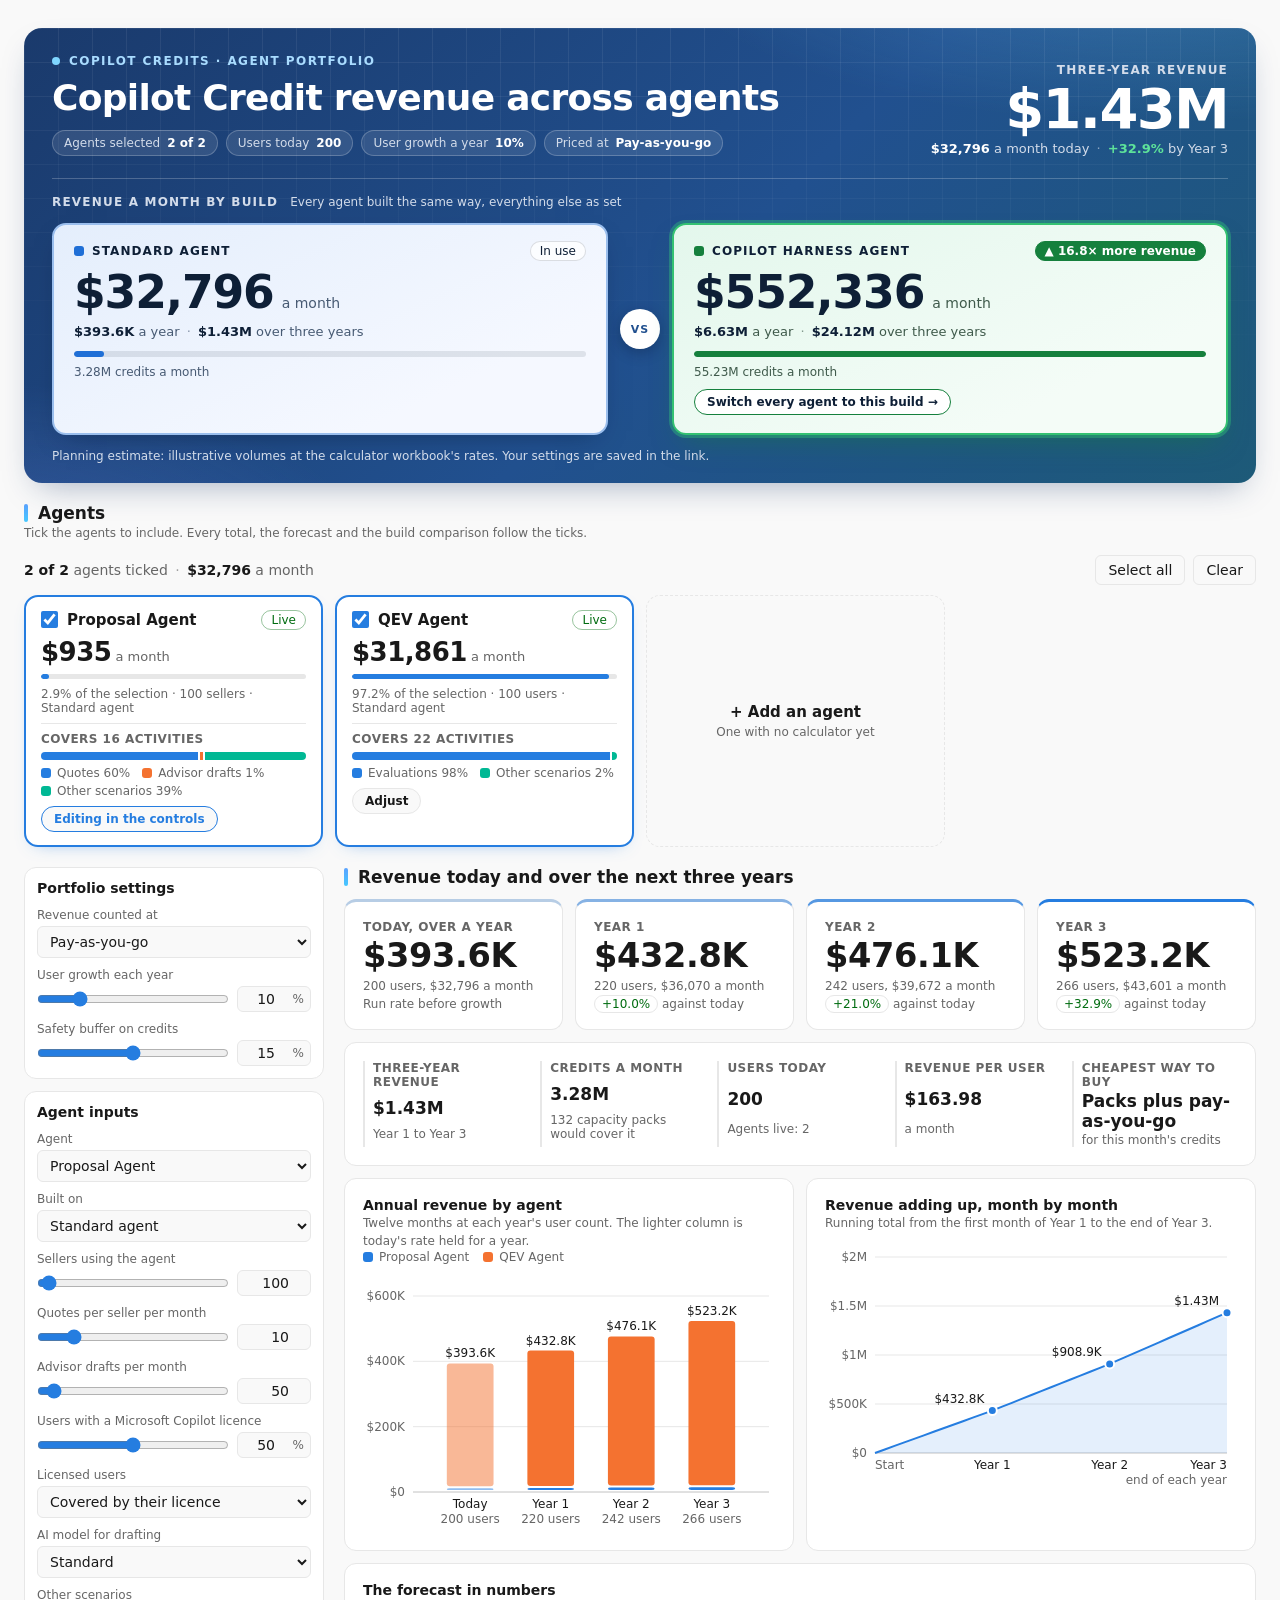
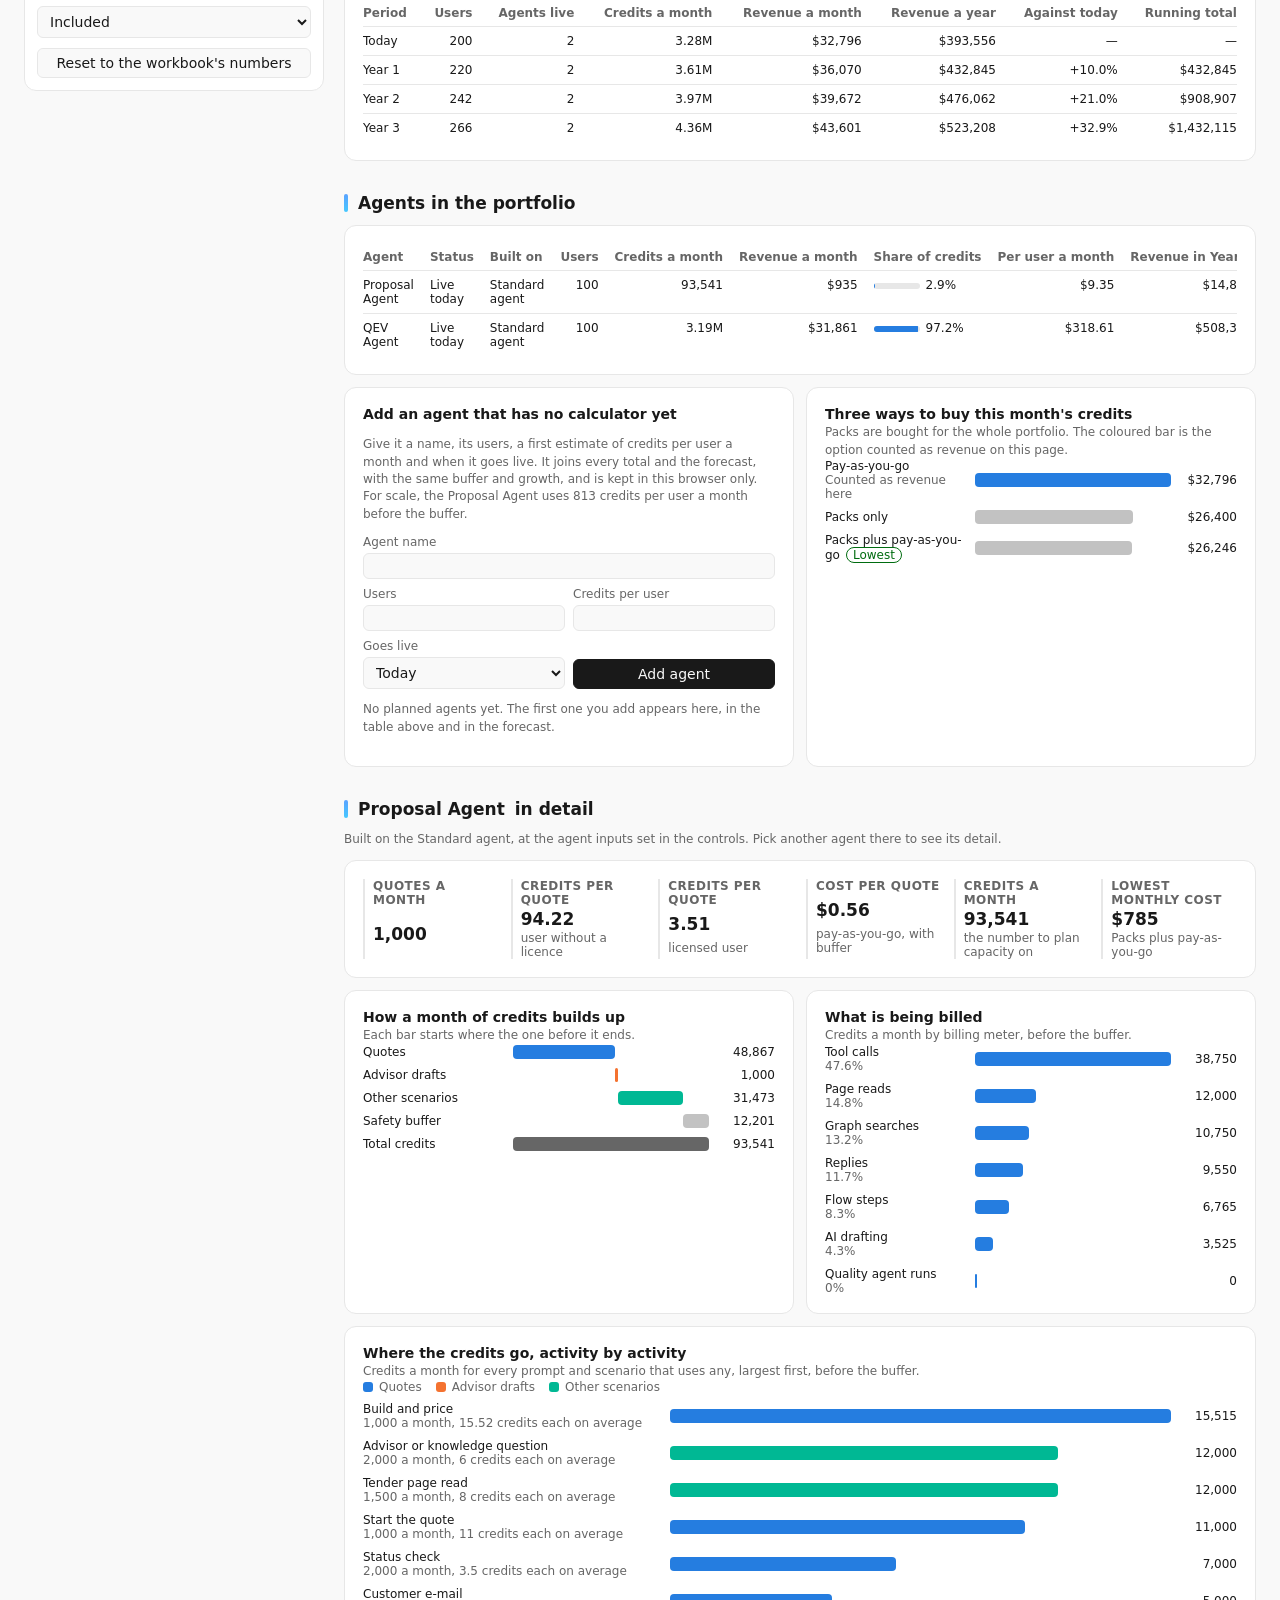
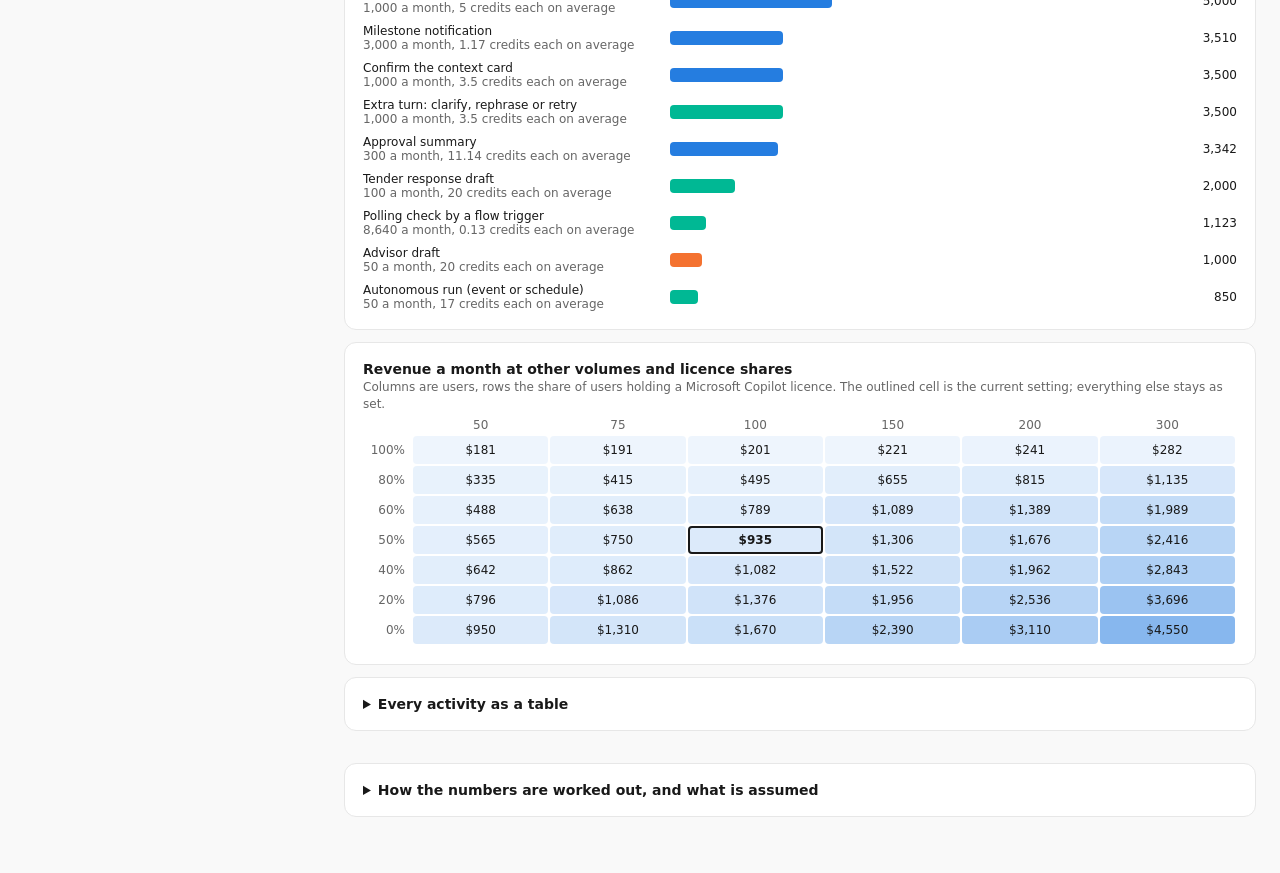
<file: index.html>
<!doctype html>
<html lang="en">
<head>
<meta charset="utf-8">
<meta name="viewport" content="width=device-width, initial-scale=1">
<title>Copilot Credit revenue across agents</title>
<meta name="description" content="Interactive estimate of Copilot Credit consumption and revenue across agents, with a three-year forecast.">
<link rel="icon" href="data:,">
<style>
.cc { --cc-a: var(--color-fg); container-type: inline-size; display: grid; gap: var(--cds-gap-lg); font-family: var(--font-anthropic-sans); font-size: var(--cds-font-size-body); color: var(--color-fg); }
.cc * { box-sizing: border-box; }
.cc [hidden] { display: none !important; }
/* the top of the page: a blue band that holds the headline and the two builds */
.cc-hero { --hx-fg: #ffffff; --hx-muted: #d3dcea; --hx-line: rgba(255, 255, 255, .22); --hx-up: #5ee39a; --bx-fg: #0e1f36; --bx-line: rgba(14, 31, 54, .14);
  position: relative; isolation: isolate; overflow: hidden; display: grid; gap: 14px; padding: 26px 28px 20px; border-radius: 18px; color: var(--hx-fg);
  background: radial-gradient(820px 300px at 92% -20%, rgba(120, 210, 255, .28), transparent 62%), radial-gradient(700px 320px at -5% 120%, rgba(120, 150, 255, .28), transparent 60%),
    linear-gradient(135deg, #1a3a6c 0%, #21508f 55%, #1d5a78 100%);
  box-shadow: 0 14px 34px -14px rgba(20, 50, 100, .4); }
.cc-hero::before { content: ''; position: absolute; inset: 0; z-index: -1; pointer-events: none;
  background-image: linear-gradient(rgba(255, 255, 255, .07) 1px, transparent 1px), linear-gradient(90deg, rgba(255, 255, 255, .07) 1px, transparent 1px);
  background-size: 34px 34px; -webkit-mask-image: linear-gradient(180deg, #000, transparent 80%); mask-image: linear-gradient(180deg, #000, transparent 80%); }
.cc-hero p { margin: 0; }
.cc-hero .dash-skeleton { color: transparent; background: rgba(255, 255, 255, .16); }
.cc-hero-top { display: grid; grid-template-columns: minmax(0, 1fr) auto; gap: 18px 32px; align-items: end; }
.cc-hero-id { display: grid; gap: 10px; min-width: 0; }
.cc-eyebrow { display: inline-flex; align-items: center; gap: 9px; margin: 0; font-size: var(--cds-font-size-caption); font-weight: 600; letter-spacing: .12em; text-transform: uppercase; color: #a9dcff; }
.cc-pulse { position: relative; width: 8px; height: 8px; border-radius: 50%; background: #7fd6ff; box-shadow: 0 0 0 0 rgba(127, 214, 255, .6); animation: cc-pulse 2.4s ease-out infinite; }
@keyframes cc-pulse { 70% { box-shadow: 0 0 0 9px rgba(127, 214, 255, 0); } 100% { box-shadow: 0 0 0 0 rgba(127, 214, 255, 0); } }
@media (prefers-reduced-motion: reduce) { .cc-pulse { animation: none; } }
.cc-hero .cc-title { margin: 0; font-family: var(--font-anthropic-sans); font-size: clamp(1.6rem, 3.1cqi, 2.25rem); font-weight: 650; letter-spacing: -0.02em; line-height: 1.1; color: var(--hx-fg); }
.cc-chips { display: flex; flex-wrap: wrap; gap: 8px; margin: 2px 0 0; padding: 0; list-style: none; }
.cc-chips li { display: inline-flex; align-items: baseline; gap: 7px; padding: 5px 11px; border: 1px solid var(--hx-line); border-radius: 99px; background: rgba(255, 255, 255, .10); font-size: var(--cds-font-size-caption); color: var(--hx-muted); white-space: nowrap; }
.cc-chips b { color: var(--hx-fg); font-weight: 600; font-variant-numeric: tabular-nums; }
.cc-hero-total { display: grid; gap: 4px; justify-items: end; text-align: right; }
.cc-hero-k { font-size: var(--cds-font-size-caption); font-weight: 600; letter-spacing: .1em; text-transform: uppercase; color: var(--hx-muted); }
.cc-hero-big { font-size: clamp(2.4rem, 5.2cqi, 3.5rem); font-weight: 700; letter-spacing: -0.03em; line-height: 1; font-variant-numeric: tabular-nums; color: var(--hx-fg); }
.cc-hero-sub { font-size: 13px; color: var(--hx-muted); }
.cc-hero-sub b { color: var(--hx-fg); font-weight: 600; font-variant-numeric: tabular-nums; }
.cc-hero .cc-hero-delta.cc-up { color: var(--hx-up); }
.cc-hero .cc-hero-delta.cc-down { color: #ffc2c2; }
.cc-hero-dot { margin: 0 3px; opacity: .6; }
.cc-hero-label { display: flex; flex-wrap: wrap; align-items: baseline; gap: 4px 12px; margin-top: 8px; padding-top: 16px; border-top: 1px solid var(--hx-line); }
.cc-hero-note { font-size: var(--cds-font-size-caption); color: var(--hx-muted); }
.cc-hero-foot { font-size: var(--cds-font-size-caption); color: var(--hx-muted); }
.cc-hero-builds { display: grid; grid-template-columns: minmax(0, 1fr) auto minmax(0, 1fr); gap: 12px; align-items: stretch; min-height: 150px; border-radius: 14px; }
.cc-build { --c: #1f6fd6; --bg1: #e4eefc; --bg2: #f5f8ff; --bx-muted: #475a73; display: grid; gap: 8px; align-content: start; min-width: 0; padding: 16px 20px 18px; border-radius: 14px; color: var(--bx-fg);
  border: 2px solid color-mix(in srgb, var(--c) 45%, white); background: linear-gradient(155deg, var(--bg1), var(--bg2) 75%);
  box-shadow: 0 10px 26px -14px rgba(6, 20, 45, .55); }
.cc-build-win { --c: #15803d; --bg1: #e3f7ec; --bg2: #f4fcf7; --bx-muted: #3f5a4b; border-color: #34c172;
  box-shadow: 0 0 0 3px rgba(52, 210, 123, .35), 0 14px 30px -12px rgba(21, 128, 61, .55); }
.cc-build-head { display: flex; flex-wrap: wrap; align-items: center; gap: 6px 8px; }
.cc-build-name { display: inline-flex; align-items: center; gap: 8px; margin-right: auto; font-size: var(--cds-font-size-caption); font-weight: 700; letter-spacing: .09em; text-transform: uppercase; color: var(--bx-fg); }
.cc-build-name::before { content: ''; width: 10px; height: 10px; border-radius: 3px; background: var(--c); }
.cc-badge { padding: 2px 9px; border: 1px solid var(--bx-line); border-radius: 99px; font-size: var(--cds-font-size-caption); color: var(--bx-fg); background: rgba(255, 255, 255, .75); white-space: nowrap; }
.cc-badge-win { border-color: var(--c); background: var(--c); color: #ffffff; font-weight: 700; }
.cc-build-v { display: flex; flex-wrap: wrap; align-items: baseline; gap: 2px 8px; font-size: clamp(2rem, 4.4cqi, 2.85rem); font-weight: 700; letter-spacing: -0.025em; line-height: 1.05; font-variant-numeric: tabular-nums; color: var(--bx-fg); }
.cc-build-v small { font-size: 14px; font-weight: 500; letter-spacing: 0; color: var(--bx-muted); }
.cc-build-sub { font-size: 13px; color: var(--bx-muted); }
.cc-build-sub b { color: var(--bx-fg); font-weight: 600; font-variant-numeric: tabular-nums; }
.cc-build-track { height: 6px; margin-top: 4px; border-radius: 99px; background: rgba(14, 31, 54, .1); overflow: hidden; }
.cc-build-track i { display: block; height: 100%; border-radius: 99px; background: var(--c); }
.cc-build-foot { font-size: var(--cds-font-size-caption); color: var(--bx-muted); font-variant-numeric: tabular-nums; }
.cc-build-use { justify-self: start; margin-top: 2px; padding: 5px 12px; font: inherit; font-size: var(--cds-font-size-caption); font-weight: 600; color: var(--bx-fg); background: #ffffff; border: 1px solid var(--c); border-radius: 99px; cursor: pointer; }
.cc-build-use::after { content: ' →'; }
.cc-build-use:hover { background: color-mix(in srgb, var(--c) 12%, white); }
.cc-build-use:focus-visible { outline: 2px solid var(--c); outline-offset: 2px; }
.cc-vs { align-self: center; display: grid; place-items: center; width: 40px; height: 40px; border-radius: 50%; background: #ffffff; box-shadow: 0 4px 14px rgba(6, 20, 45, .3);
  font-size: 11px; font-weight: 700; letter-spacing: .1em; text-transform: uppercase; color: #21508f; }
/* agents to tick */
.cc-pick { gap: var(--cds-gap-sm); }
.cc-pick-head { display: grid; gap: 2px; }
.cc-pick-body { display: grid; gap: 10px; min-height: 120px; border-radius: var(--cds-radius); }
.cc-pick-tools { display: flex; flex-wrap: wrap; align-items: center; gap: 8px; }
.cc-pick-sum { margin: 0 auto 0 0; font-size: var(--cds-font-size-body); color: var(--color-fg-muted); }
.cc-pick-sum b { color: var(--color-fg); font-weight: var(--cds-font-weight-medium); font-variant-numeric: tabular-nums; }
.cc-pick-q { width: 220px; }
.cc-pick-grid { display: grid; grid-template-columns: repeat(auto-fill, minmax(280px, 1fr)); gap: 12px; }
.cc-ag { display: grid; gap: 8px; align-content: start; min-width: 0; padding: 14px 16px; border-radius: 14px; background: var(--color-panel); border: 1px solid var(--color-border-line); }
.cc-ag-on { border: 2px solid var(--series-1, #257de0); padding: 13px 15px; box-shadow: 0 6px 18px -12px color-mix(in srgb, var(--series-1, #257de0) 70%, transparent); }
.cc-ag:not(.cc-ag-on) .cc-ag-v, .cc-ag:not(.cc-ag-on) .cc-ag-name span { color: var(--color-fg-muted); }
.cc-ag-top { display: flex; align-items: center; gap: 8px; }
.cc-ag-name { display: inline-flex; align-items: center; gap: 9px; margin-right: auto; font-size: 15px; font-weight: var(--cds-font-weight-medium); cursor: pointer; }
.cc-ag-name input { width: 17px; height: 17px; margin: 0; accent-color: var(--series-1, #257de0); cursor: pointer; }
.cc-ag-pill { padding: 2px 9px; border-radius: 99px; font-size: var(--cds-font-size-caption); color: var(--color-fg-muted); border: 1px solid var(--color-border-line); white-space: nowrap; }
.cc-ag-live { color: var(--color-ok); border-color: color-mix(in srgb, var(--color-ok) 40%, transparent); }
.cc-ag-v { margin: 0; font-size: 26px; font-weight: 700; letter-spacing: -0.02em; line-height: 1.1; font-variant-numeric: tabular-nums; }
.cc-ag-v small { font-size: 13px; font-weight: 400; letter-spacing: 0; color: var(--color-fg-muted); }
.cc-ag-track { height: 5px; border-radius: 99px; background: var(--color-border-line); overflow: hidden; }
.cc-ag-track i { display: block; height: 100%; border-radius: 99px; background: var(--series-1, #257de0); }
.cc-ag-meta { margin: 0; font-size: var(--cds-font-size-caption); color: var(--color-fg-muted); }
.cc-ag-parts { display: grid; gap: 6px; padding-top: 8px; border-top: 1px solid var(--color-border-line); }
.cc-ag-k { font-size: var(--cds-font-size-caption); font-weight: var(--cds-font-weight-medium); color: var(--color-fg-muted); letter-spacing: .04em; text-transform: uppercase; }
.cc-ag-stack { display: flex; gap: 2px; height: 8px; border-radius: 4px; overflow: hidden; }
.cc-ag-stack i { display: block; height: 100%; min-width: 3px; }
.cc-ag-keys { display: flex; flex-wrap: wrap; gap: 4px 12px; font-size: var(--cds-font-size-caption); color: var(--color-fg-muted); font-variant-numeric: tabular-nums; }
.cc-ag-btn { justify-self: start; padding: 5px 12px; font: inherit; font-size: var(--cds-font-size-caption); font-weight: var(--cds-font-weight-medium); color: var(--color-fg); background: var(--color-bg); border: 1px solid var(--color-border-line); border-radius: 99px; cursor: pointer; }
.cc-ag-btn:hover { border-color: var(--series-1, #257de0); }
.cc-ag-btn:focus-visible, .cc-ag-add:focus-visible { outline: 2px solid var(--series-1, #257de0); outline-offset: 2px; }
.cc-ag-edit-now .cc-ag-btn { color: var(--series-1, #257de0); border-color: var(--series-1, #257de0); cursor: default; }
.cc-ag-add { display: grid; place-content: center; justify-items: center; gap: 4px; min-height: 140px; padding: 14px; font: inherit; color: var(--color-fg-muted); background: transparent; border: 1.5px dashed var(--color-border-line); border-radius: 14px; cursor: pointer; }
.cc-ag-add b { font-size: 15px; font-weight: var(--cds-font-weight-medium); color: var(--color-fg); }
.cc-ag-add small { font-size: var(--cds-font-size-caption); }
.cc-ag-add:hover { border-color: var(--series-1, #257de0); color: var(--color-fg); }
.cc-hero-empty { grid-column: 1 / -1; align-self: center; padding: 18px; border-radius: 14px; border: 1px dashed var(--hx-line); color: var(--hx-muted); text-align: center; }
.cc-layout { display: grid; grid-template-columns: minmax(248px, 300px) minmax(0, 1fr); gap: var(--cds-gap-lg); align-items: start; }
.cc-main { display: grid; gap: var(--cds-gap-xl); min-width: 0; }
.cc-sec { display: grid; gap: var(--cds-gap-md); min-width: 0; }
.cc-h2 { display: flex; align-items: center; gap: 10px; margin: 0; font-size: var(--cds-font-size-heading); font-weight: var(--cds-font-weight-medium); }
.cc-h2::before { content: ''; flex: none; width: 4px; height: 18px; border-radius: 2px; background: linear-gradient(180deg, #5aa2ff, #46c8ff); }
.cc-h3 { margin: 0 0 2px; font-size: var(--cds-font-size-body); font-weight: var(--cds-font-weight-medium); }
.cc-note { margin: 0; font-size: var(--cds-font-size-caption); color: var(--color-fg-muted); line-height: 1.45; }
.cc-card { background: var(--color-panel); border: 1px solid var(--color-border-line); border-radius: var(--cds-radius); padding: var(--cds-pad-lg); min-width: 0; }
.cc-two { display: grid; grid-template-columns: repeat(2, minmax(0, 1fr)); gap: var(--cds-gap-md); }
.cc-wide { grid-column: 1 / -1; }

/* controls */
.cc-rail { position: sticky; top: var(--cds-gap-md); display: grid; gap: var(--cds-gap-md); max-height: calc(100vh - 24px); overflow-y: auto; }
.cc-group { display: grid; gap: var(--cds-gap-md); }
.cc-rail .cc-card { padding: var(--cds-pad-md); }
.cc-rail .cc-group { gap: 10px; }
.cc-ctl { display: grid; gap: 4px; min-width: 0; }
.cc-ctl-name { font-size: var(--cds-font-size-caption); color: var(--color-fg-muted); }
.cc-ctl-row { display: grid; grid-template-columns: minmax(0, 1fr) 74px; gap: var(--cds-gap-sm); align-items: center; }
.cc-range { width: 100%; margin: 0; accent-color: var(--cc-a); }
.cc-num, .cc-text { width: 100%; padding: 4px 6px; font: inherit; font-variant-numeric: tabular-nums; color: var(--color-fg); background: var(--color-bg); border: 1px solid var(--color-border-line); border-radius: 6px; }
.cc-num { text-align: right; }
.cc-unit { position: relative; }
.cc-unit .cc-num { padding-right: 20px; }
.cc-unit::after { content: '%'; position: absolute; right: 7px; top: 50%; translate: 0 -50%; font-size: var(--cds-font-size-caption); color: var(--color-fg-muted); pointer-events: none; }
.cc .dash-select { width: 100%; }
.cc-btn { padding: 6px 12px; font: inherit; color: var(--color-fg); background: var(--color-bg); border: 1px solid var(--color-border-line); border-radius: 6px; cursor: pointer; }
.cc-btn:hover { border-color: var(--color-fg-muted); }
.cc-btn-main { color: var(--color-bg); background: var(--color-fg); border-color: var(--color-fg); }
.cc-ctl :disabled { opacity: .45; }

/* headline figures */
.cc-periods { display: grid; grid-template-columns: repeat(4, minmax(0, 1fr)); gap: var(--cds-gap-md); }
.cc-period { display: grid; gap: 4px; align-content: start; border-top: 3px solid color-mix(in srgb, var(--cc-a) var(--cc-step, 100%), var(--color-border-line)); }
.cc-k { margin: 0; font-size: var(--cds-font-size-caption); letter-spacing: .04em; text-transform: uppercase; color: var(--color-fg-muted); font-weight: var(--cds-font-weight-medium); }
.cc-big { margin: 0; font-family: var(--font-anthropic-serif); font-weight: 400; font-size: clamp(1.45rem, 3.4cqi, 2.1rem); line-height: 1.1; white-space: nowrap; }
.cc-sub { margin: 0; font-size: var(--cds-font-size-caption); color: var(--color-fg-muted); }
.cc-delta { justify-self: start; padding: 1px 7px; border-radius: 99px; font-size: var(--cds-font-size-caption); font-variant-numeric: tabular-nums; color: var(--color-fg-muted); border: 1px solid var(--color-border-line); }
.cc-up { color: var(--color-ok); }
.cc-down { color: var(--color-bad); }
.cc-stats { display: grid; grid-template-columns: repeat(auto-fit, minmax(132px, 1fr)); gap: var(--cds-gap-md); }
.cc-stat { display: grid; gap: 2px; padding-left: var(--cds-pad-sm); border-left: 2px solid var(--color-border-line); min-width: 0; }
.cc-stat-v { font-size: var(--cds-font-size-heading); font-weight: var(--cds-font-weight-medium); overflow-wrap: anywhere; }

/* charts */
.cc-chart { position: relative; min-height: var(--cc-h, 120px); }
.cc-chart svg { display: block; overflow: visible; }
.cc-axis { font-size: var(--cds-font-size-caption); fill: var(--cds-text-secondary); font-family: var(--font-anthropic-sans); }
.cc-label { font-size: var(--cds-font-size-caption); fill: var(--color-fg); font-family: var(--font-anthropic-sans); font-variant-numeric: tabular-nums; }
.cc-gridline { stroke: var(--cds-chart-grid); stroke-width: 1; }
.cc-refline { stroke: var(--cds-chart-reference); stroke-width: 1; }
.cc-legend { display: flex; flex-wrap: wrap; gap: 4px 14px; margin: 0 0 8px; font-size: var(--cds-font-size-caption); color: var(--color-fg-muted); }
.cc-key { display: inline-flex; align-items: center; gap: 6px; }
.cc-swatch { width: 10px; height: 10px; border-radius: 3px; flex: none; }
.cc-tip { position: absolute; z-index: 3; left: 0; top: 0; max-width: 240px; padding: 8px 10px; pointer-events: none; font-size: var(--cds-font-size-caption); line-height: 1.45; color: var(--color-fg); background: var(--cds-surface-popover); border: 1px solid var(--cds-border); border-radius: 8px; box-shadow: var(--cds-shadow-popover); }
.cc-tip b { display: block; font-weight: var(--cds-font-weight-medium); }
.cc-tip span { display: block; color: var(--cds-text-secondary); }
.cc-fail { margin: 0; padding: var(--cds-pad-md) 0; color: var(--color-fg-muted); }
.cc-bars { display: grid; grid-template-columns: minmax(96px, 34%) minmax(0, 1fr) auto; gap: 9px 10px; }
.cc-bar { display: grid; grid-template-columns: subgrid; grid-column: 1 / -1; row-gap: 4px; align-items: center; font-size: var(--cds-font-size-caption); border-radius: 4px; outline-offset: 3px; }
.cc-bar-name { color: var(--color-fg); overflow-wrap: anywhere; }
.cc-bar-name small { display: block; font-size: inherit; color: var(--color-fg-muted); }
.cc-track { height: 14px; min-width: 0; }
.cc-fill { height: 100%; min-width: 2px; border-radius: 4px; background: var(--cds-chart-muted); }
.cc-bar-v { min-width: 56px; text-align: right; font-variant-numeric: tabular-nums; color: var(--color-fg); white-space: nowrap; }
.cc-tag { display: inline-block; margin-left: 6px; padding: 0 6px; border-radius: 99px; border: 1px solid currentColor; color: var(--color-ok); white-space: nowrap; }
.cc-heat { width: 100%; border-collapse: separate; border-spacing: 2px; table-layout: fixed; font-size: var(--cds-font-size-caption); font-variant-numeric: tabular-nums; }
.cc-heat th { font-weight: 400; color: var(--cds-text-secondary); padding: 2px; text-align: center; }
.cc-heat th:first-child { width: 46px; text-align: right; padding-right: 6px; }
.cc-heat td { padding: 7px 2px; text-align: center; border-radius: 4px; color: var(--color-fg); overflow: hidden; white-space: nowrap; }
.cc-heat td.cc-here { outline: 2px solid var(--color-fg); outline-offset: -2px; font-weight: var(--cds-font-weight-medium); }

/* tables */
.cc-scroll { overflow-x: auto; }
.cc-table { width: 100%; border-collapse: collapse; font-size: var(--cds-font-size-caption); font-variant-numeric: tabular-nums; }
.cc-table th { padding: 6px 8px; text-align: left; font-weight: var(--cds-font-weight-medium); color: var(--color-fg-muted); border-bottom: 1px solid var(--color-border-line); white-space: nowrap; }
.cc-table td { padding: 7px 8px; border-bottom: 1px solid var(--color-border-line); vertical-align: top; }
.cc-table .cc-r { text-align: right; }
.cc-table th:first-child, .cc-table td:first-child { padding-left: 0; }
.cc-table th:last-child, .cc-table td:last-child { padding-right: 0; }
.cc-table tr:last-child td { border-bottom: 0; }
.cc-mini { display: inline-block; width: 46px; height: 6px; margin-right: 6px; border-radius: 3px; background: var(--color-border-line); vertical-align: middle; overflow: hidden; }
.cc-mini i { display: block; height: 100%; background: var(--cc-a); }

/* planned agents */
.cc-form { display: grid; grid-template-columns: repeat(2, minmax(0, 1fr)); gap: var(--cds-gap-sm); align-items: end; }
.cc-form .cc-ctl:first-child { grid-column: 1 / -1; }
.cc-list { display: grid; gap: 6px; margin: 0; padding: 0; list-style: none; }
.cc-list li { display: flex; flex-wrap: wrap; align-items: center; gap: 6px 12px; padding: 6px 0; border-bottom: 1px solid var(--color-border-line); font-size: var(--cds-font-size-caption); }
.cc-list li b { font-weight: var(--cds-font-weight-medium); margin-right: auto; }
.cc-warn { margin: 0; color: var(--color-bad); font-size: var(--cds-font-size-caption); }
.cc-details summary { cursor: pointer; font-weight: var(--cds-font-weight-medium); }
.cc-details[open] summary { margin-bottom: var(--cds-gap-md); }
.cc-defs { margin: 0; padding-left: 18px; display: grid; gap: 6px; color: var(--color-fg-muted); line-height: 1.5; }
.cc-defs b { color: var(--color-fg); font-weight: var(--cds-font-weight-medium); }

@container (max-width: 860px) {
  .cc-layout { grid-template-columns: minmax(0, 1fr); }
  .cc-rail { position: static; max-height: none; overflow: visible; grid-template-columns: repeat(2, minmax(0, 1fr)); }
  .cc-periods { grid-template-columns: repeat(2, minmax(0, 1fr)); }
}
@container (max-width: 760px) {
  .cc-hero { padding: 20px 18px 16px; }
  .cc-hero-top { grid-template-columns: minmax(0, 1fr); }
  .cc-hero-total { justify-items: start; text-align: left; }
  .cc-hero-builds { grid-template-columns: minmax(0, 1fr); }
  .cc-vs { display: none; }
}
@container (max-width: 560px) {
  .cc-ag-add { min-height: 88px; }
  .cc-rail, .cc-two { grid-template-columns: minmax(0, 1fr); }
  .cc-bars { grid-template-columns: minmax(0, 1fr) auto; }
  .cc-bar-name { grid-column: 1 / -1; }
  .cc-card { padding: var(--cds-pad-md); }
}
@media print {
  .cc-rail { position: static; max-height: none; overflow: visible; }
}

/* The look of the standalone page: the tokens the dashboard's styles expect, in light and dark. */
:root {
  color-scheme: light dark;
  --color-fg: #191919; --color-fg-muted: #666666; --color-bg: #f9f9f9; --color-panel: #ffffff; --color-border-line: #e7e7e7;
  --color-ok: #006c10; --color-warn: #8a5a00; --color-bad: #c0302f;
  --font-anthropic-sans: system-ui, -apple-system, 'Segoe UI', sans-serif; --font-anthropic-serif: var(--font-anthropic-sans);
  --cds-font-size-caption: 12px; --cds-font-size-body: 14px; --cds-font-size-heading: 17px; --cds-font-size-title: 28px; --cds-font-weight-medium: 600;
  --cds-gap-xs: 4px; --cds-gap-sm: 8px; --cds-gap-md: 12px; --cds-gap-lg: 20px; --cds-gap-xl: 32px;
  --cds-pad-xs: 4px; --cds-pad-sm: 8px; --cds-pad-md: 12px; --cds-pad-lg: 18px; --cds-pad-xl: 24px; --cds-radius: 12px;
  --cds-chart-muted: #c2c2c2; --cds-chart-grid: #e7e7e7; --cds-chart-axis: #c2c2c2; --cds-chart-reference: #c2c2c2; --cds-text-secondary: #666666;
  --cds-surface-popover: #ffffff; --cds-border: rgba(11, 11, 11, 0.14); --cds-shadow-popover: 0 6px 20px rgba(0, 0, 0, 0.14);
  --series-1: #257de0; --series-2: #f47230; --series-3: #00b894; --series-4: #f2a600; --series-5: #ee7fac; --series-6: #008a17; --series-7: #6a4ce2; --series-8: #ec4647;
}
@media (prefers-color-scheme: dark) {
  :root {
    --color-fg: #efefef; --color-fg-muted: #9c9c9c; --color-bg: #0b0b0b; --color-panel: #191919; --color-border-line: #303030;
    --color-ok: #53c556; --color-warn: #fbb315; --color-bad: #eb6263;
    --cds-chart-muted: #474747; --cds-chart-grid: #303030; --cds-chart-axis: #474747; --cds-chart-reference: #474747; --cds-text-secondary: #9c9c9c;
    --cds-surface-popover: #232323; --cds-border: rgba(255, 255, 255, 0.14); --cds-shadow-popover: 0 6px 20px rgba(0, 0, 0, 0.5);
    --series-1: #338ced; --series-2: #e76624; --series-3: #00a888; --series-4: #d28e05; --series-5: #e24d8b; --series-6: #0aac23; --series-7: #9887ef; --series-8: #eb6263;
  }
}
html, body { margin: 0; background: var(--color-bg); }
#dash-root { max-width: 1440px; margin: 0 auto; padding: 28px 24px 56px; }
.dash-skeleton { color: transparent; background: var(--color-border-line); border-radius: 6px; }
.dash-select { font: inherit; padding: 6px 8px; color: var(--color-fg); background-color: var(--color-bg); border: 1px solid var(--color-border-line); border-radius: 6px; }
.cc-title, .cc-big { font-weight: 650; letter-spacing: -0.01em; }
.cc-caveat { margin-top: 8px; max-width: 78ch; }
.cc-foot { margin: 0; font-size: var(--cds-font-size-caption); color: var(--color-fg-muted); }
.cc-foot a { color: inherit; }
@media (max-width: 600px) { #dash-root { padding: 16px 12px 40px; } }

</style>
</head>
<body>
<div id="dash-root">
<div class='cc'>
<header class='cc-hero' id='hero'>
<div class='cc-hero-top'>
<div class='cc-hero-id'>
<p class='cc-eyebrow'><span class='cc-pulse' aria-hidden='true'></span>Copilot Credits · Agent portfolio</p>
<h1 class='cc-title' id='title'>Copilot Credit revenue across agents</h1>
<ul class='cc-chips' aria-label='Current settings'>
<li><span>Agents selected</span><b><span data-draw='v' data-source='portfolio' data-field='selected' data-row='0' data-fmt='int'>—</span> of <span data-draw='v' data-source='portfolio' data-field='total_agents' data-row='0' data-fmt='int'>—</span></b></li>
<li><span>Users today</span><b data-draw='v' data-source='portfolio' data-field='users' data-row='0' data-fmt='int'>—</b></li>
<li><span>User growth a year</span><b data-draw='v' data-source='portfolio' data-field='growth_pct' data-row='0' data-fmt='pct'>—</b></li>
<li><span>Priced at</span><b data-draw='v' data-source='portfolio' data-field='basis' data-row='0'>—</b></li>
</ul>
</div>
<div class='cc-hero-total' id='takeaway'>
<p class='cc-hero-k'>Three-year revenue</p>
<p class='cc-hero-big' data-draw='v' data-source='portfolio' data-field='three_year' data-row='0' data-fmt='usd'>—</p>
<p class='cc-hero-sub'><b data-draw='v' data-source='portfolio' data-field='revenue_month' data-row='0' data-fmt='usd0'>—</b> a month today <span class='cc-hero-dot' aria-hidden='true'>·</span> <b class='cc-hero-delta' data-draw='v' data-source='portfolio' data-field='uplift_pct' data-row='0' data-fmt='delta'>—</b> by Year 3</p>
</div>
</div>
<div class='cc-hero-label'><p class='cc-hero-k'>Revenue a month by build</p><p class='cc-hero-note'>Every agent built the same way, everything else as set</p></div>
<div class='cc-hero-builds dash-skeleton' id='builds' data-draw='hero-builds' data-source='build_compare agents' role='group' aria-label='Monthly revenue of the whole portfolio as standard agents and on the Copilot harness'></div>
<p class='cc-hero-foot'>Planning estimate: illustrative volumes at the calculator workbook's rates. Your settings are saved in the link.</p>
</header>
<section class='cc-sec cc-pick' id='agent-select' aria-labelledby='pick-title'>
<div class='cc-pick-head'>
<h2 class='cc-h2' id='pick-title'>Agents</h2>
<p class='cc-note'>Tick the agents to include. Every total, the forecast and the build comparison follow the ticks.</p>
</div>
<div class='cc-pick-body dash-skeleton' data-draw='agent-cards' data-source='agent_cards portfolio' role='group' aria-labelledby='pick-title'></div>
</section>
<div class='cc-layout'>
<div class='cc-rail' id='controls'>
<div class='cc-card cc-group' id='controls-portfolio'>
<h2 class='cc-h3'>Portfolio settings</h2>
<div class='cc-ctl'>
<span class='cc-ctl-name' id='l-basis'>Revenue counted at</span>
<select class='dash-select' data-p='basis' aria-labelledby='l-basis'>
<option value='payg'>Pay-as-you-go</option>
<option value='packs'>Packs only</option>
<option value='hybrid'>Packs plus pay-as-you-go</option>
<option value='lowest'>Lowest of the three</option>
</select>
</div>
<div class='cc-ctl'>
<span class='cc-ctl-name' id='l-growth'>User growth each year</span>
<span class='cc-ctl-row'><input class='cc-range' type='range' min='0' max='50' step='1' value='10' data-p='growth' aria-labelledby='l-growth'><span class='cc-unit'><input class='cc-num' type='number' min='0' max='300' step='1' value='10' data-p='growth' aria-labelledby='l-growth'></span></span>
</div>
<div class='cc-ctl'>
<span class='cc-ctl-name' id='l-buffer'>Safety buffer on credits</span>
<span class='cc-ctl-row'><input class='cc-range' type='range' min='0' max='30' step='1' value='15' data-p='buffer' aria-labelledby='l-buffer'><span class='cc-unit'><input class='cc-num' type='number' min='0' max='100' step='1' value='15' data-p='buffer' aria-labelledby='l-buffer'></span></span>
</div>
</div>
<div class='cc-card cc-group' id='controls-agent'>
<h2 class='cc-h3'>Agent inputs</h2>
<div class='cc-ctl'>
<span class='cc-ctl-name' id='l-agent'>Agent</span>
<select class='dash-select' data-draw='agent-pick' data-source='agents' aria-labelledby='l-agent'></select>
</div>
<div class='cc-ctl'>
<span class='cc-ctl-name' id='l-build'>Built on</span>
<select class='dash-select' data-p='build' data-scope='agent' aria-labelledby='l-build'>
<option value='standard'>Standard agent</option>
<option value='harness'>Copilot harness agent</option>
</select>
</div>
<div class='cc-ctl'>
<span class='cc-ctl-name' id='l-users' data-draw='v' data-source='agent_now' data-field='users_label' data-row='0'>—</span>
<span class='cc-ctl-row'><input class='cc-range' type='range' min='0' max='5000' step='10' data-p='users' data-scope='agent' aria-labelledby='l-users'><input class='cc-num' type='number' min='0' max='1000000' step='1' data-p='users' data-scope='agent' aria-labelledby='l-users'></span>
</div>
<div class='cc-ctl'>
<span class='cc-ctl-name' id='l-units' data-draw='v' data-source='agent_now' data-field='units_label' data-row='0'>—</span>
<span class='cc-ctl-row'><input class='cc-range' type='range' min='0' max='60' step='1' data-p='units' data-scope='agent' aria-labelledby='l-units'><input class='cc-num' type='number' min='0' max='1000' step='1' data-p='units' data-scope='agent' aria-labelledby='l-units'></span>
</div>
<div class='cc-ctl' id='ctl-extra'>
<span class='cc-ctl-name' id='l-extra' data-draw='v' data-source='agent_now' data-field='extra_label' data-row='0'>—</span>
<span class='cc-ctl-row'><input class='cc-range' type='range' min='0' max='1000' step='5' data-p='extra' data-scope='agent' aria-labelledby='l-extra'><input class='cc-num' type='number' min='0' max='100000' step='1' data-p='extra' data-scope='agent' aria-labelledby='l-extra'></span>
</div>
<div class='cc-ctl'>
<span class='cc-ctl-name' id='l-lic'>Users with a Microsoft Copilot licence</span>
<span class='cc-ctl-row'><input class='cc-range' type='range' min='0' max='100' step='1' data-p='lic' data-scope='agent' data-std aria-labelledby='l-lic'><span class='cc-unit'><input class='cc-num' type='number' min='0' max='100' step='1' data-p='lic' data-scope='agent' data-std aria-labelledby='l-lic'></span></span>
</div>
<div class='cc-ctl'>
<span class='cc-ctl-name' id='l-rule'>Licensed users</span>
<select class='dash-select' data-p='rule' data-scope='agent' data-std aria-labelledby='l-rule'>
<option value='guide'>Covered by their licence</option>
<option value='conservative'>Conservative: still pay for tools and drafting</option>
</select>
</div>
<div class='cc-ctl'>
<span class='cc-ctl-name' id='l-model'>AI model for drafting</span>
<select class='dash-select' data-p='model' data-scope='agent' data-std aria-labelledby='l-model'>
<option value='Basic'>Basic</option>
<option value='Standard'>Standard</option>
<option value='Premium'>Premium</option>
</select>
</div>
<div class='cc-ctl'>
<span class='cc-ctl-name' id='l-other'>Other scenarios</span>
<select class='dash-select' data-p='other' data-scope='agent' aria-labelledby='l-other'>
<option value='in'>Included</option>
<option value='out'>Left out</option>
</select>
</div>
<p class='cc-note' id='hint-harness' hidden>On the Copilot harness a licence and the drafting model make no difference, so those three are switched off.</p>
<button class='cc-btn' type='button' id='reset'>Reset to the workbook's numbers</button>
</div>
</div>
<div class='cc-main'>
<section class='cc-sec' id='outlook'>
<h2 class='cc-h2'>Revenue today and over the next three years</h2>
<div class='cc-periods'>
<div class='cc-card cc-period' id='period-today' style='--cc-step: 25%'>
<p class='cc-k'>Today, over a year</p>
<p class='cc-big'><span class='dash-skeleton' data-draw='v' data-source='forecast' data-field='revenue_year' data-where='n=0' data-fmt='usd'>—</span></p>
<p class='cc-sub'><span data-draw='v' data-source='forecast' data-field='users' data-where='n=0' data-fmt='int'>—</span> users, <span data-draw='v' data-source='forecast' data-field='revenue_month' data-where='n=0' data-fmt='usd0'>—</span> a month</p>
<p class='cc-sub'>Run rate before growth</p>
</div>
<div class='cc-card cc-period' id='period-year1' style='--cc-step: 50%'>
<p class='cc-k'>Year 1</p>
<p class='cc-big'><span class='dash-skeleton' data-draw='v' data-source='forecast' data-field='revenue_year' data-where='n=1' data-fmt='usd'>—</span></p>
<p class='cc-sub'><span data-draw='v' data-source='forecast' data-field='users' data-where='n=1' data-fmt='int'>—</span> users, <span data-draw='v' data-source='forecast' data-field='revenue_month' data-where='n=1' data-fmt='usd0'>—</span> a month</p>
<p class='cc-sub'><span class='cc-delta' data-draw='v' data-source='forecast' data-field='change_pct' data-where='n=1' data-fmt='delta'>—</span> against today</p>
</div>
<div class='cc-card cc-period' id='period-year2' style='--cc-step: 75%'>
<p class='cc-k'>Year 2</p>
<p class='cc-big'><span class='dash-skeleton' data-draw='v' data-source='forecast' data-field='revenue_year' data-where='n=2' data-fmt='usd'>—</span></p>
<p class='cc-sub'><span data-draw='v' data-source='forecast' data-field='users' data-where='n=2' data-fmt='int'>—</span> users, <span data-draw='v' data-source='forecast' data-field='revenue_month' data-where='n=2' data-fmt='usd0'>—</span> a month</p>
<p class='cc-sub'><span class='cc-delta' data-draw='v' data-source='forecast' data-field='change_pct' data-where='n=2' data-fmt='delta'>—</span> against today</p>
</div>
<div class='cc-card cc-period' id='period-year3' style='--cc-step: 100%'>
<p class='cc-k'>Year 3</p>
<p class='cc-big'><span class='dash-skeleton' data-draw='v' data-source='forecast' data-field='revenue_year' data-where='n=3' data-fmt='usd'>—</span></p>
<p class='cc-sub'><span data-draw='v' data-source='forecast' data-field='users' data-where='n=3' data-fmt='int'>—</span> users, <span data-draw='v' data-source='forecast' data-field='revenue_month' data-where='n=3' data-fmt='usd0'>—</span> a month</p>
<p class='cc-sub'><span class='cc-delta' data-draw='v' data-source='forecast' data-field='change_pct' data-where='n=3' data-fmt='delta'>—</span> against today</p>
</div>
</div>
<div class='cc-card cc-stats' id='portfolio-stats'>
<div class='cc-stat' id='stat-three-year'><span class='cc-k'>Three-year revenue</span><span class='cc-stat-v' data-draw='v' data-source='portfolio' data-field='three_year' data-row='0' data-fmt='usd'>—</span><span class='cc-sub'>Year 1 to Year 3</span></div>
<div class='cc-stat' id='stat-credits'><span class='cc-k'>Credits a month</span><span class='cc-stat-v' data-draw='v' data-source='portfolio' data-field='credits_month' data-row='0' data-fmt='num'>—</span><span class='cc-sub'><span data-draw='v' data-source='portfolio' data-field='packs_needed' data-row='0' data-fmt='int'>—</span> capacity packs would cover it</span></div>
<div class='cc-stat' id='stat-users'><span class='cc-k'>Users today</span><span class='cc-stat-v' data-draw='v' data-source='portfolio' data-field='users' data-row='0' data-fmt='int'>—</span><span class='cc-sub'>Agents live: <span data-draw='v' data-source='portfolio' data-field='agents' data-row='0' data-fmt='int'>—</span></span></div>
<div class='cc-stat' id='stat-per-user'><span class='cc-k'>Revenue per user</span><span class='cc-stat-v' data-draw='v' data-source='portfolio' data-field='revenue_per_user' data-row='0' data-fmt='usd2'>—</span><span class='cc-sub'>a month</span></div>
<div class='cc-stat' id='stat-cheapest'><span class='cc-k'>Cheapest way to buy</span><span class='cc-stat-v' data-draw='v' data-source='portfolio' data-field='cheapest' data-row='0'>—</span><span class='cc-sub'>for this month's credits</span></div>
</div>
<div class='cc-two'>
<div class='cc-card' id='card-forecast'>
<h3 class='cc-h3'>Annual revenue by agent</h3>
<p class='cc-note'>Twelve months at each year's user count. The lighter column is today's rate held for a year.</p>
<div class='cc-chart dash-skeleton' id='chart-forecast' style='--cc-h: 260px' data-draw='chart-forecast' data-source='forecast_agents forecast' aria-label='Columns of annual revenue, stacked by agent, for today and each of the next three years'></div>
</div>
<div class='cc-card' id='card-runway'>
<h3 class='cc-h3'>Revenue adding up, month by month</h3>
<p class='cc-note'>Running total from the first month of Year 1 to the end of Year 3.</p>
<div class='cc-chart dash-skeleton' id='chart-runway' style='--cc-h: 260px' data-draw='chart-runway' data-source='runway' aria-label='Line of cumulative revenue over the 36 months of the forecast'></div>
</div>
</div>
<div class='cc-card' id='card-forecast-table'>
<h3 class='cc-h3'>The forecast in numbers</h3>
<div class='cc-scroll'>
<table class='cc-table' id='table-forecast' data-source='forecast' data-row-key='period'>
<thead><tr>
<th data-field='period'>Period</th>
<th class='cc-r' data-field='users' data-fmt='int'>Users</th>
<th class='cc-r' data-field='agents' data-fmt='int'>Agents live</th>
<th class='cc-r' data-field='credits_month' data-fmt='num'>Credits a month</th>
<th class='cc-r' data-field='revenue_month' data-fmt='usd0'>Revenue a month</th>
<th class='cc-r' data-field='revenue_year' data-fmt='usd0'>Revenue a year</th>
<th class='cc-r' data-field='change_pct' data-fmt='delta'>Against today</th>
<th class='cc-r' data-field='cumulative' data-fmt='usd0'>Running total</th>
</tr></thead>
<tbody data-draw='rows'></tbody>
</table>
</div>
</div>
</section>
<section class='cc-sec' id='agents'>
<h2 class='cc-h2'>Agents in the portfolio</h2>
<div class='cc-card' id='card-agents'>
<div class='cc-scroll'>
<table class='cc-table' id='table-agents' data-source='agent_totals' data-row-key='agent_id'>
<thead><tr>
<th data-field='agent'>Agent</th>
<th data-field='live'>Status</th>
<th data-field='build'>Built on</th>
<th class='cc-r' data-field='users' data-fmt='int'>Users</th>
<th class='cc-r' data-field='credits_month' data-fmt='num'>Credits a month</th>
<th class='cc-r' data-field='revenue_month' data-fmt='usd0'>Revenue a month</th>
<th data-field='share_pct' data-fmt='share'>Share of credits</th>
<th class='cc-r' data-field='revenue_per_user' data-fmt='usd2'>Per user a month</th>
<th class='cc-r' data-field='year3' data-fmt='usd0'>Revenue in Year 3</th>
</tr></thead>
<tbody data-draw='rows'></tbody>
</table>
</div>
</div>
<div class='cc-two'>
<div class='cc-card cc-group' id='card-planned'>
<h3 class='cc-h3'>Add an agent that has no calculator yet</h3>
<p class='cc-note'>Give it a name, its users, a first estimate of credits per user a month and when it goes live. It joins every total and the forecast, with the same buffer and growth, and is kept in this browser only. For scale, the <span data-draw='v' data-source='agent_now' data-field='agent' data-row='0'>—</span> uses <span data-draw='v' data-source='agent_now' data-field='credits_per_user' data-row='0' data-fmt='num'>—</span> credits per user a month before the buffer.</p>
<form class='cc-form' id='add-agent'>
<label class='cc-ctl'><span class='cc-ctl-name'>Agent name</span><input class='cc-text' name='agent_name' required maxlength='60' autocomplete='off'></label>
<label class='cc-ctl'><span class='cc-ctl-name'>Users</span><input class='cc-num' name='users' type='number' min='0' step='1' required></label>
<label class='cc-ctl'><span class='cc-ctl-name'>Credits per user</span><input class='cc-num' name='credits' type='number' min='0' step='any' required></label>
<label class='cc-ctl'><span class='cc-ctl-name'>Goes live</span><select class='dash-select' name='starts'><option value='0'>Today</option><option value='1'>Year 1</option><option value='2'>Year 2</option><option value='3'>Year 3</option></select></label>
<button class='cc-btn cc-btn-main' type='submit'>Add agent</button>
</form>
<p class='cc-warn cc-unsaved' hidden>Kept for this visit only: this browser is not letting the page store data.</p>
<p class='cc-note' id='planned-empty'>No planned agents yet. The first one you add appears here, in the table above and in the forecast.</p>
<ul class='cc-list' id='planned-list' data-draw='planned-list' data-source='planned'></ul>
</div>
<div class='cc-card' id='card-purchase'>
<h3 class='cc-h3'>Three ways to buy this month's credits</h3>
<p class='cc-note'>Packs are bought for the whole portfolio. The coloured bar is the option counted as revenue on this page.</p>
<div class='cc-chart dash-skeleton' id='chart-purchase' style='--cc-h: 96px' data-draw='chart-purchase' data-source='purchase' aria-label='Bars of the monthly cost at pay-as-you-go, with packs only, and with packs plus pay-as-you-go'></div>
</div>
</div>
</section>
<section class='cc-sec' id='deep-dive'>
<h2 class='cc-h2'><span data-draw='v' data-source='agent_now' data-field='agent' data-row='0'>—</span> in detail</h2>
<p class='cc-note'>Built on the <span data-draw='v' data-source='agent_now' data-field='build' data-row='0'>—</span>, at the agent inputs set in the controls. Pick another agent there to see its detail.</p>
<div class='cc-card cc-stats' id='agent-stats'>
<div class='cc-stat' id='stat-units'><span class='cc-k'><span data-draw='v' data-source='agent_now' data-field='unit' data-row='0'>—</span>s a month</span><span class='cc-stat-v' data-draw='v' data-source='agent_now' data-field='units_month' data-row='0' data-fmt='int'>—</span></div>
<div class='cc-stat' id='stat-unit-credits'><span class='cc-k'>Credits per <span data-draw='v' data-source='agent_now' data-field='unit' data-row='0'>—</span></span><span class='cc-stat-v' data-draw='v' data-source='agent_now' data-field='credits_per_unit' data-row='0' data-fmt='dec'>—</span><span class='cc-sub'>user without a licence</span></div>
<div class='cc-stat' id='stat-unit-licensed'><span class='cc-k'>Credits per <span data-draw='v' data-source='agent_now' data-field='unit' data-row='0'>—</span></span><span class='cc-stat-v' data-draw='v' data-source='agent_now' data-field='credits_per_unit_licensed' data-row='0' data-fmt='dec'>—</span><span class='cc-sub'>licensed user</span></div>
<div class='cc-stat' id='stat-unit-cost'><span class='cc-k'>Cost per <span data-draw='v' data-source='agent_now' data-field='unit' data-row='0'>—</span></span><span class='cc-stat-v' data-draw='v' data-source='agent_now' data-field='cost_per_unit' data-row='0' data-fmt='usd2'>—</span><span class='cc-sub'>pay-as-you-go, with buffer</span></div>
<div class='cc-stat' id='stat-agent-credits'><span class='cc-k'>Credits a month</span><span class='cc-stat-v' data-draw='v' data-source='agent_now' data-field='credits_month' data-row='0' data-fmt='num'>—</span><span class='cc-sub'>the number to plan capacity on</span></div>
<div class='cc-stat' id='stat-agent-lowest'><span class='cc-k'>Lowest monthly cost</span><span class='cc-stat-v' data-draw='v' data-source='agent_now' data-field='lowest' data-row='0' data-fmt='usd0'>—</span><span class='cc-sub' data-draw='v' data-source='agent_now' data-field='cheapest' data-row='0'>—</span></div>
</div>
<div class='cc-two'>
<div class='cc-card' id='card-waterfall'>
<h3 class='cc-h3'>How a month of credits builds up</h3>
<p class='cc-note'>Each bar starts where the one before it ends.</p>
<div class='cc-chart dash-skeleton' id='chart-waterfall' style='--cc-h: 120px' data-draw='chart-waterfall' data-source='waterfall' aria-label='Running build-up of monthly credits from quotes, extra work, other scenarios and the safety buffer to the total'></div>
</div>
<div class='cc-card' id='card-meters'>
<h3 class='cc-h3'>What is being billed</h3>
<p class='cc-note'>Credits a month by billing meter, before the buffer.</p>
<div class='cc-chart dash-skeleton' id='chart-meters' style='--cc-h: 120px' data-draw='chart-meters' data-source='meters' aria-label='Bars of monthly credits by billing meter'></div>
</div>
<div class='cc-card cc-wide' id='card-activities'>
<h3 class='cc-h3'>Where the credits go, activity by activity</h3>
<p class='cc-note'>Credits a month for every prompt and scenario that uses any, largest first, before the buffer.</p>
<div class='cc-chart dash-skeleton' id='chart-activities' style='--cc-h: 240px' data-draw='chart-activities' data-source='activity_credits waterfall' aria-label='Bars of monthly credits by activity, largest first'></div>
</div>
<div class='cc-card cc-wide' id='card-heat'>
<h3 class='cc-h3'>Revenue a month at other volumes and licence shares</h3>
<p class='cc-note'>Columns are <span data-draw='v' data-source='agent_now' data-field='heat_cols' data-row='0'>—</span>, rows the share of users holding a Microsoft Copilot licence. The outlined cell is the current setting; everything else stays as set.</p>
<div class='cc-chart dash-skeleton' id='chart-heat' style='--cc-h: 200px' data-draw='chart-heat' data-source='heat' aria-label='Grid of monthly revenue by volume and share of licensed users'></div>
</div>
</div>
<details class='cc-card cc-details' id='activity-table'>
<summary>Every activity as a table</summary>
<div class='cc-scroll'>
<table class='cc-table' id='table-activities' data-source='activity_credits' data-row-key='activity'>
<thead><tr>
<th data-field='activity'>Activity</th>
<th data-field='group'>Part</th>
<th data-field='follows'>Volume driven by</th>
<th class='cc-r' data-field='volume_month' data-fmt='dec'>Volume a month</th>
<th class='cc-r' data-field='credits_each' data-fmt='dec'>Credits each, on average</th>
<th class='cc-r' data-field='credits_month' data-fmt='dec'>Credits a month</th>
<th data-field='share_pct' data-fmt='share'>Share</th>
</tr></thead>
<tbody data-draw='rows'></tbody>
</table>
</div>
</details>
</section>
<details class='cc-card cc-details' id='method'>
<summary>How the numbers are worked out, and what is assumed</summary>
<ul class='cc-defs'>
<li><b>Revenue</b> is the Copilot Credits the agents use, priced on the purchase option chosen. It is the figure the calculator workbook calls monthly cost. Pay-as-you-go is <span data-draw='v' data-source='rates' data-field='value' data-where='key=price_per_credit' data-fmt='usd2'>—</span> a credit; a capacity pack is <span data-draw='v' data-source='rates' data-field='value' data-where='key=pack_credits' data-fmt='int'>—</span> credits for <span data-draw='v' data-source='rates' data-field='value' data-where='key=pack_price' data-fmt='usd0'>—</span> a month.</li>
<li><b>Credits</b> follow the workbook line for line: each activity's monthly volume times its credits, blended by the share of licensed users, plus the safety buffer. At the workbook's own inputs the page shows the workbook's Monthly Estimate.</li>
<li><b>When users change</b>, the volumes the workbook ties to users move with them: units of work per user, knowledge questions per user and follow-up turns per unit of work. Volumes set on their own, such as Advisor drafts, tenders and autonomous runs, stay where they are set. The table of activities shows which is which.</li>
<li><b>In the forecast</b> users grow by the chosen rate at the start of each year, and all usage grows with them, including the volumes set on their own. Platform overhead (polling flows, harness build sessions and test runs) stays flat. A year's revenue is twelve months at that year's volume.</li>
<li><b>Packs</b> are bought for the whole portfolio, so with a pack option each agent's revenue is its share of the portfolio's bill by credits.</li>
<li><b>Planned agents</b> count from the year they go live, as users times the credits per user you entered, plus the buffer.</li>
<li><b>Volumes are illustrative</b> until real figures replace them: the workbook marks sellers, quotes, Advisor drafts, licence share and the other-scenario volumes that way.</li>
<li><b>Not counted</b>, as in the workbook: Dataverse storage, Power Automate licences, Azure costs and the Microsoft Copilot licences themselves.</li>
</ul>
</details>
</div>
</div>
</div>

</div>
<script>
// https://d3js.org v7.9.2 Copyright 2010-2026 Mike Bostock
!function(t,n){"object"==typeof exports&&"undefined"!=typeof module?n(exports):"function"==typeof define&&define.amd?define(["exports"],n):n((t="undefined"!=typeof globalThis?globalThis:t||self).d3=t.d3||{})}(this,function(t){"use strict";function n(t,n){return null==t||null==n?NaN:t<n?-1:t>n?1:t>=n?0:NaN}function e(t,n){return null==t||null==n?NaN:n<t?-1:n>t?1:n>=t?0:NaN}function r(t){let r,o,a;function u(t,n,e=0,i=t.length){if(e<i){if(0!==r(n,n))return i;do{const r=e+i>>>1;o(t[r],n)<0?e=r+1:i=r}while(e<i)}return e}return 2!==t.length?(r=n,o=(e,r)=>n(t(e),r),a=(n,e)=>t(n)-e):(r=t===n||t===e?t:i,o=t,a=t),{left:u,center:function(t,n,e=0,r=t.length){const i=u(t,n,e,r-1);return i>e&&a(t[i-1],n)>-a(t[i],n)?i-1:i},right:function(t,n,e=0,i=t.length){if(e<i){if(0!==r(n,n))return i;do{const r=e+i>>>1;o(t[r],n)<=0?e=r+1:i=r}while(e<i)}return e}}}function i(){return 0}function o(t){return null===t?NaN:+t}const a=r(n),u=a.right,c=a.left,f=r(o).center;const s=h(g),l=h(function(t){const n=g(t);return(t,e,r,i,o)=>{n(t,e,(r<<=2)+0,(i<<=2)+0,o<<=2),n(t,e,r+1,i+1,o),n(t,e,r+2,i+2,o),n(t,e,r+3,i+3,o)}});function h(t){return function(n,e,r=e){if(!((e=+e)>=0))throw new RangeError("invalid rx");if(!((r=+r)>=0))throw new RangeError("invalid ry");let{data:i,width:o,height:a}=n;if(!((o=Math.floor(o))>=0))throw new RangeError("invalid width");if(!((a=Math.floor(void 0!==a?a:i.length/o))>=0))throw new RangeError("invalid height");if(!o||!a||!e&&!r)return n;const u=e&&t(e),c=r&&t(r),f=i.slice();return u&&c?(d(u,f,i,o,a),d(u,i,f,o,a),d(u,f,i,o,a),p(c,i,f,o,a),p(c,f,i,o,a),p(c,i,f,o,a)):u?(d(u,i,f,o,a),d(u,f,i,o,a),d(u,i,f,o,a)):c&&(p(c,i,f,o,a),p(c,f,i,o,a),p(c,i,f,o,a)),n}}function d(t,n,e,r,i){for(let o=0,a=r*i;o<a;)t(n,e,o,o+=r,1)}function p(t,n,e,r,i){for(let o=0,a=r*i;o<r;++o)t(n,e,o,o+a,r)}function g(t){const n=Math.floor(t);if(n===t)return function(t){const n=2*t+1;return(e,r,i,o,a)=>{if(!((o-=a)>=i))return;let u=t*r[i];const c=a*t;for(let t=i,n=i+c;t<n;t+=a)u+=r[Math.min(o,t)];for(let t=i,f=o;t<=f;t+=a)u+=r[Math.min(o,t+c)],e[t]=u/n,u-=r[Math.max(i,t-c)]}}(t);const e=t-n,r=2*t+1;return(t,i,o,a,u)=>{if(!((a-=u)>=o))return;let c=n*i[o];const f=u*n,s=f+u;for(let t=o,n=o+f;t<n;t+=u)c+=i[Math.min(a,t)];for(let n=o,l=a;n<=l;n+=u)c+=i[Math.min(a,n+f)],t[n]=(c+e*(i[Math.max(o,n-s)]+i[Math.min(a,n+s)]))/r,c-=i[Math.max(o,n-f)]}}function y(t,n){let e=0;if(void 0===n)for(let n of t)null!=n&&(n=+n)>=n&&++e;else{let r=-1;for(let i of t)null!=(i=n(i,++r,t))&&(i=+i)>=i&&++e}return e}function v(t){return 0|t.length}function _(t){return!(t>0)}function b(t){return"object"!=typeof t||"length"in t?t:Array.from(t)}function m(t,n){let e,r=0,i=0,o=0;if(void 0===n)for(let n of t)null!=n&&(n=+n)>=n&&(e=n-i,i+=e/++r,o+=e*(n-i));else{let a=-1;for(let u of t)null!=(u=n(u,++a,t))&&(u=+u)>=u&&(e=u-i,i+=e/++r,o+=e*(u-i))}if(r>1)return o/(r-1)}function x(t,n){const e=m(t,n);return e?Math.sqrt(e):e}function w(t,n){let e,r;if(void 0===n)for(const n of t)null!=n&&(void 0===e?n>=n&&(e=r=n):(e>n&&(e=n),r<n&&(r=n)));else{let i=-1;for(let o of t)null!=(o=n(o,++i,t))&&(void 0===e?o>=o&&(e=r=o):(e>o&&(e=o),r<o&&(r=o)))}return[e,r]}class M{constructor(){this._partials=new Float64Array(32),this._n=0}add(t){const n=this._partials;let e=0;for(let r=0;r<this._n&&r<32;r++){const i=n[r],o=t+i,a=Math.abs(t)<Math.abs(i)?t-(o-i):i-(o-t);a&&(n[e++]=a),t=o}return n[e]=t,this._n=e+1,this}valueOf(){const t=this._partials;let n,e,r,i=this._n,o=0;if(i>0){for(o=t[--i];i>0&&(n=o,e=t[--i],o=n+e,r=e-(o-n),!r););i>0&&(r<0&&t[i-1]<0||r>0&&t[i-1]>0)&&(e=2*r,n=o+e,e==n-o&&(o=n))}return o}}class InternMap extends Map{constructor(t,n=E){if(super(),Object.defineProperties(this,{_intern:{value:new Map},_key:{value:n}}),null!=t)for(const[n,e]of t)this.set(n,e)}get(t){return super.get(A(this,t))}has(t){return super.has(A(this,t))}set(t,n){return super.set(T(this,t),n)}delete(t){return super.delete(S(this,t))}}class InternSet extends Set{constructor(t,n=E){if(super(),Object.defineProperties(this,{_intern:{value:new Map},_key:{value:n}}),null!=t)for(const n of t)this.add(n)}has(t){return super.has(A(this,t))}add(t){return super.add(T(this,t))}delete(t){return super.delete(S(this,t))}}function A({_intern:t,_key:n},e){const r=n(e);return t.has(r)?t.get(r):e}function T({_intern:t,_key:n},e){const r=n(e);return t.has(r)?t.get(r):(t.set(r,e),e)}function S({_intern:t,_key:n},e){const r=n(e);return t.has(r)&&(e=t.get(r),t.delete(r)),e}function E(t){return null!==t&&"object"==typeof t?t.valueOf():t}function N(t){return t}function k(t,...n){return R(t,N,N,n)}function C(t,...n){return R(t,Array.from,N,n)}function P(t,n){for(let e=1,r=n.length;e<r;++e)t=t.flatMap(t=>t.pop().map(([n,e])=>[...t,n,e]));return t}function z(t,n,...e){return R(t,N,n,e)}function $(t,n,...e){return R(t,Array.from,n,e)}function D(t){if(1!==t.length)throw new Error("duplicate key");return t[0]}function R(t,n,e,r){return function t(i,o){if(o>=r.length)return e(i);const a=new InternMap,u=r[o++];let c=-1;for(const t of i){const n=u(t,++c,i),e=a.get(n);e?e.push(t):a.set(n,[t])}for(const[n,e]of a)a.set(n,t(e,o));return n(a)}(t,0)}function F(t,n){return Array.from(n,n=>t[n])}function q(t,...n){if("function"!=typeof t[Symbol.iterator])throw new TypeError("values is not iterable");t=Array.from(t);let[e]=n;if(e&&2!==e.length||n.length>1){const r=Uint32Array.from(t,(t,n)=>n);return n.length>1?(n=n.map(n=>t.map(n)),r.sort((t,e)=>{for(const r of n){const n=U(r[t],r[e]);if(n)return n}})):(e=t.map(e),r.sort((t,n)=>U(e[t],e[n]))),F(t,r)}return t.sort(I(e))}function I(t=n){if(t===n)return U;if("function"!=typeof t)throw new TypeError("compare is not a function");return(n,e)=>{const r=t(n,e);return r||0===r?r:(0===t(e,e))-(0===t(n,n))}}function U(t,n){return(null==t||!(t>=t))-(null==n||!(n>=n))||(t<n?-1:t>n?1:0)}var O=Array.prototype.slice;function B(t){return()=>t}const Y=Math.sqrt(50),L=Math.sqrt(10),j=Math.sqrt(2);function H(t,n,e){const r=(n-t)/Math.max(0,e),i=Math.floor(Math.log10(r)),o=r/Math.pow(10,i),a=o>=Y?10:o>=L?5:o>=j?2:1;let u,c,f;return i<0?(f=Math.pow(10,-i)/a,u=Math.round(t*f),c=Math.round(n*f),u/f<t&&++u,c/f>n&&--c,f=-f):(f=Math.pow(10,i)*a,u=Math.round(t/f),c=Math.round(n/f),u*f<t&&++u,c*f>n&&--c),c<u&&.5<=e&&e<2?H(t,n,2*e):[u,c,f]}function X(t,n,e){if(!((e=+e)>0))return[];if((t=+t)===(n=+n))return[t];const r=n<t,[i,o,a]=r?H(n,t,e):H(t,n,e);if(!(o>=i))return[];const u=o-i+1,c=new Array(u);if(r)if(a<0)for(let t=0;t<u;++t)c[t]=(o-t)/-a;else for(let t=0;t<u;++t)c[t]=(o-t)*a;else if(a<0)for(let t=0;t<u;++t)c[t]=(i+t)/-a;else for(let t=0;t<u;++t)c[t]=(i+t)*a;return c}function G(t,n,e){return H(t=+t,n=+n,e=+e)[2]}function V(t,n,e){e=+e;const r=(n=+n)<(t=+t),i=r?G(n,t,e):G(t,n,e);return(r?-1:1)*(i<0?1/-i:i)}function W(t,n,e){let r;for(;;){const i=G(t,n,e);if(i===r||0===i||!isFinite(i))return[t,n];if(i>0){const e=Math.ceil(t/i),r=Math.floor(n/i);t=(e-(e*i>t))*i,n=(r+(r*i<n))*i}else if(i<0){const e=-i,r=Math.ceil(t*e),o=Math.floor(n*e);t=(r-(r/e>t))/e,n=(o+(o/e<n))/e}r=i}}function Z(t){return Math.max(1,Math.ceil(Math.log(y(t))/Math.LN2)+1)}function K(){var t=N,n=w,e=Z;function r(r){Array.isArray(r)||(r=Array.from(r));var i,o,a,c=r.length,f=new Array(c);for(i=0;i<c;++i)f[i]=t(r[i],i,r);var s=n(f),l=s[0],h=s[1],d=e(f,l,h);if(!Array.isArray(d)){const t=h,e=+d;if(n===w&&([l,h]=W(l,h,e)),(d=X(l,h,e))[0]<=l&&(a=G(l,h,e)),d[d.length-1]>=h)if(t>=h&&n===w){const t=G(l,h,e);isFinite(t)&&(t>0?h=(Math.floor(h/t)+1)*t:t<0&&(h=(Math.ceil(h*-t)+1)/-t))}else d.pop()}for(var p=d.length,g=0,y=p;d[g]<=l;)++g;for(;d[y-1]>h;)--y;(g||y<p)&&(d=d.slice(g,y),p=y-g);var v,_=new Array(p+1);for(i=0;i<=p;++i)(v=_[i]=[]).x0=i>0?d[i-1]:l,v.x1=i<p?d[i]:h;if(isFinite(a)){if(a>0)for(i=0;i<c;++i)null!=(o=f[i])&&l<=o&&o<=h&&_[Math.min(p,Math.floor((o-l)/a))].push(r[i]);else if(a<0)for(i=0;i<c;++i)if(null!=(o=f[i])&&l<=o&&o<=h){const t=Math.floor((l-o)*a);_[Math.min(p,t+(d[t]<=o))].push(r[i])}}else for(i=0;i<c;++i)null!=(o=f[i])&&l<=o&&o<=h&&_[u(d,o,0,p)].push(r[i]);return _}return r.value=function(n){return arguments.length?(t="function"==typeof n?n:B(n),r):t},r.domain=function(t){return arguments.length?(n="function"==typeof t?t:B([t[0],t[1]]),r):n},r.thresholds=function(t){return arguments.length?(e="function"==typeof t?t:B(Array.isArray(t)?O.call(t):t),r):e},r}function Q(t,n){let e;if(void 0===n)for(const n of t)null!=n&&(e<n||void 0===e&&n>=n)&&(e=n);else{let r=-1;for(let i of t)null!=(i=n(i,++r,t))&&(e<i||void 0===e&&i>=i)&&(e=i)}return e}function J(t,n){let e,r=-1,i=-1;if(void 0===n)for(const n of t)++i,null!=n&&(e<n||void 0===e&&n>=n)&&(e=n,r=i);else for(let o of t)null!=(o=n(o,++i,t))&&(e<o||void 0===e&&o>=o)&&(e=o,r=i);return r}function tt(t,n){let e;if(void 0===n)for(const n of t)null!=n&&(e>n||void 0===e&&n>=n)&&(e=n);else{let r=-1;for(let i of t)null!=(i=n(i,++r,t))&&(e>i||void 0===e&&i>=i)&&(e=i)}return e}function nt(t,n){let e,r=-1,i=-1;if(void 0===n)for(const n of t)++i,null!=n&&(e>n||void 0===e&&n>=n)&&(e=n,r=i);else for(let o of t)null!=(o=n(o,++i,t))&&(e>o||void 0===e&&o>=o)&&(e=o,r=i);return r}function et(t,n,e=0,r=1/0,i){if(n=Math.floor(n),e=Math.floor(Math.max(0,e)),r=Math.floor(Math.min(t.length-1,r)),!(e<=n&&n<=r))return t;for(i=void 0===i?U:I(i);r>e;){if(r-e>600){const o=r-e+1,a=n-e+1,u=Math.log(o),c=.5*Math.exp(2*u/3),f=.5*Math.sqrt(u*c*(o-c)/o)*(a-o/2<0?-1:1);et(t,n,Math.max(e,Math.floor(n-a*c/o+f)),Math.min(r,Math.floor(n+(o-a)*c/o+f)),i)}const o=t[n];let a=e,u=r;for(rt(t,e,n),i(t[r],o)>0&&rt(t,e,r);a<u;){for(rt(t,a,u),++a,--u;i(t[a],o)<0;)++a;for(;i(t[u],o)>0;)--u}0===i(t[e],o)?rt(t,e,u):(++u,rt(t,u,r)),u<=n&&(e=u+1),n<=u&&(r=u-1)}return t}function rt(t,n,e){const r=t[n];t[n]=t[e],t[e]=r}function it(t,e=n){let r,i=!1;if(1===e.length){let o;for(const a of t){const t=e(a);(i?n(t,o)>0:0===n(t,t))&&(r=a,o=t,i=!0)}}else for(const n of t)(i?e(n,r)>0:0===e(n,n))&&(r=n,i=!0);return r}function ot(t,n,e){if(t=Float64Array.from(function*(t,n){if(void 0===n)for(let n of t)null!=n&&(n=+n)>=n&&(yield n);else{let e=-1;for(let r of t)null!=(r=n(r,++e,t))&&(r=+r)>=r&&(yield r)}}(t,e)),(r=t.length)&&!isNaN(n=+n)){if(n<=0||r<2)return tt(t);if(n>=1)return Q(t);var r,i=(r-1)*n,o=Math.floor(i),a=Q(et(t,o).subarray(0,o+1));return a+(tt(t.subarray(o+1))-a)*(i-o)}}function at(t,n,e=o){if((r=t.length)&&!isNaN(n=+n)){if(n<=0||r<2)return+e(t[0],0,t);if(n>=1)return+e(t[r-1],r-1,t);var r,i=(r-1)*n,a=Math.floor(i),u=+e(t[a],a,t);return u+(+e(t[a+1],a+1,t)-u)*(i-a)}}function ut(t,n,e=o){if(!isNaN(n=+n)){if(r=Float64Array.from(t,(n,r)=>o(e(t[r],r,t))),n<=0)return nt(r);if(n>=1)return J(r);var r,i=Uint32Array.from(t,(t,n)=>n),a=r.length-1,u=Math.floor(a*n);return et(i,u,0,a,(t,n)=>U(r[t],r[n])),(u=it(i.subarray(0,u+1),t=>r[t]))>=0?u:-1}}function ct(t){return Array.from(function*(t){for(const n of t)yield*n}(t))}function ft(t,n){return[t,n]}function st(t,n,e){t=+t,n=+n,e=(i=arguments.length)<2?(n=t,t=0,1):i<3?1:+e;for(var r=-1,i=0|Math.max(0,Math.ceil((n-t)/e)),o=new Array(i);++r<i;)o[r]=t+r*e;return o}function lt(t,e=n){if(1===e.length)return nt(t,e);let r,i=-1,o=-1;for(const n of t)++o,(i<0?0===e(n,n):e(n,r)<0)&&(r=n,i=o);return i}var ht=dt(Math.random);function dt(t){return function(n,e=0,r=n.length){let i=r-(e=+e);for(;i;){const r=t()*i--|0,o=n[i+e];n[i+e]=n[r+e],n[r+e]=o}return n}}function pt(t){if(!(i=t.length))return[];for(var n=-1,e=tt(t,gt),r=new Array(e);++n<e;)for(var i,o=-1,a=r[n]=new Array(i);++o<i;)a[o]=t[o][n];return r}function gt(t){return t.length}function yt(t){return t instanceof InternSet?t:new InternSet(t)}function vt(t,n){const e=t[Symbol.iterator](),r=new Set;for(const t of n){const n=_t(t);if(r.has(n))continue;let i,o;for(;({value:i,done:o}=e.next());){if(o)return!1;const t=_t(i);if(r.add(t),Object.is(n,t))break}}return!0}function _t(t){return null!==t&&"object"==typeof t?t.valueOf():t}function bt(t){return t}var mt=1e-6;function xt(t){return"translate("+t+",0)"}function wt(t){return"translate(0,"+t+")"}function Mt(t){return n=>+t(n)}function At(t,n){return n=Math.max(0,t.bandwidth()-2*n)/2,t.round()&&(n=Math.round(n)),e=>+t(e)+n}function Tt(){return!this.__axis}function St(t,n){var e=[],r=null,i=null,o=6,a=6,u=3,c="undefined"!=typeof window&&window.devicePixelRatio>1?0:.5,f=1===t||4===t?-1:1,s=4===t||2===t?"x":"y",l=1===t||3===t?xt:wt;function h(h){var d=null==r?n.ticks?n.ticks.apply(n,e):n.domain():r,p=null==i?n.tickFormat?n.tickFormat.apply(n,e):bt:i,g=Math.max(o,0)+u,y=n.range(),v=+y[0]+c,_=+y[y.length-1]+c,b=(n.bandwidth?At:Mt)(n.copy(),c),m=h.selection?h.selection():h,x=m.selectAll(".domain").data([null]),w=m.selectAll(".tick").data(d,n).order(),M=w.exit(),A=w.enter().append("g").attr("class","tick"),T=w.select("line"),S=w.select("text");x=x.merge(x.enter().insert("path",".tick").attr("class","domain").attr("stroke","currentColor")),w=w.merge(A),T=T.merge(A.append("line").attr("stroke","currentColor").attr(s+"2",f*o)),S=S.merge(A.append("text").attr("fill","currentColor").attr(s,f*g).attr("dy",1===t?"0em":3===t?"0.71em":"0.32em")),h!==m&&(x=x.transition(h),w=w.transition(h),T=T.transition(h),S=S.transition(h),M=M.transition(h).attr("opacity",mt).attr("transform",function(t){return isFinite(t=b(t))?l(t+c):this.getAttribute("transform")}),A.attr("opacity",mt).attr("transform",function(t){var n=this.parentNode.__axis;return l((n&&isFinite(n=n(t))?n:b(t))+c)})),M.remove(),x.attr("d",4===t||2===t?a?"M"+f*a+","+v+"H"+c+"V"+_+"H"+f*a:"M"+c+","+v+"V"+_:a?"M"+v+","+f*a+"V"+c+"H"+_+"V"+f*a:"M"+v+","+c+"H"+_),w.attr("opacity",1).attr("transform",function(t){return l(b(t)+c)}),T.attr(s+"2",f*o),S.attr(s,f*g).text(p),m.filter(Tt).attr("fill","none").attr("font-size",10).attr("font-family","sans-serif").attr("text-anchor",2===t?"start":4===t?"end":"middle"),m.each(function(){this.__axis=b})}return h.scale=function(t){return arguments.length?(n=t,h):n},h.ticks=function(){return e=Array.from(arguments),h},h.tickArguments=function(t){return arguments.length?(e=null==t?[]:Array.from(t),h):e.slice()},h.tickValues=function(t){return arguments.length?(r=null==t?null:Array.from(t),h):r&&r.slice()},h.tickFormat=function(t){return arguments.length?(i=t,h):i},h.tickSize=function(t){return arguments.length?(o=a=+t,h):o},h.tickSizeInner=function(t){return arguments.length?(o=+t,h):o},h.tickSizeOuter=function(t){return arguments.length?(a=+t,h):a},h.tickPadding=function(t){return arguments.length?(u=+t,h):u},h.offset=function(t){return arguments.length?(c=+t,h):c},h}var Et={value:()=>{}};function Nt(){for(var t,n=0,e=arguments.length,r={};n<e;++n){if(!(t=arguments[n]+"")||t in r||/[\s.]/.test(t))throw new Error("illegal type: "+t);r[t]=[]}return new kt(r)}function kt(t){this._=t}function Ct(t,n){for(var e,r=0,i=t.length;r<i;++r)if((e=t[r]).name===n)return e.value}function Pt(t,n,e){for(var r=0,i=t.length;r<i;++r)if(t[r].name===n){t[r]=Et,t=t.slice(0,r).concat(t.slice(r+1));break}return null!=e&&t.push({name:n,value:e}),t}kt.prototype=Nt.prototype={constructor:kt,on:function(t,n){var e,r,i=this._,o=(r=i,(t+"").trim().split(/^|\s+/).map(function(t){var n="",e=t.indexOf(".");if(e>=0&&(n=t.slice(e+1),t=t.slice(0,e)),t&&!r.hasOwnProperty(t))throw new Error("unknown type: "+t);return{type:t,name:n}})),a=-1,u=o.length;if(!(arguments.length<2)){if(null!=n&&"function"!=typeof n)throw new Error("invalid callback: "+n);for(;++a<u;)if(e=(t=o[a]).type)i[e]=Pt(i[e],t.name,n);else if(null==n)for(e in i)i[e]=Pt(i[e],t.name,null);return this}for(;++a<u;)if((e=(t=o[a]).type)&&(e=Ct(i[e],t.name)))return e},copy:function(){var t={},n=this._;for(var e in n)t[e]=n[e].slice();return new kt(t)},call:function(t,n){if((e=arguments.length-2)>0)for(var e,r,i=new Array(e),o=0;o<e;++o)i[o]=arguments[o+2];if(!this._.hasOwnProperty(t))throw new Error("unknown type: "+t);for(o=0,e=(r=this._[t]).length;o<e;++o)r[o].value.apply(n,i)},apply:function(t,n,e){if(!this._.hasOwnProperty(t))throw new Error("unknown type: "+t);for(var r=this._[t],i=0,o=r.length;i<o;++i)r[i].value.apply(n,e)}};var zt="http://www.w3.org/1999/xhtml",$t={svg:"http://www.w3.org/2000/svg",xhtml:zt,xlink:"http://www.w3.org/1999/xlink",xml:"http://www.w3.org/XML/1998/namespace",xmlns:"http://www.w3.org/2000/xmlns/"};function Dt(t){var n=t+="",e=n.indexOf(":");return e>=0&&"xmlns"!==(n=t.slice(0,e))&&(t=t.slice(e+1)),$t.hasOwnProperty(n)?{space:$t[n],local:t}:t}function Rt(t){return function(){var n=this.ownerDocument,e=this.namespaceURI;return e===zt&&n.documentElement.namespaceURI===zt?n.createElement(t):n.createElementNS(e,t)}}function Ft(t){return function(){return this.ownerDocument.createElementNS(t.space,t.local)}}function qt(t){var n=Dt(t);return(n.local?Ft:Rt)(n)}function It(){}function Ut(t){return null==t?It:function(){return this.querySelector(t)}}function Ot(t){return null==t?[]:Array.isArray(t)?t:Array.from(t)}function Bt(){return[]}function Yt(t){return null==t?Bt:function(){return this.querySelectorAll(t)}}function Lt(t){return function(){return this.matches(t)}}function jt(t){return function(n){return n.matches(t)}}var Ht=Array.prototype.find;function Xt(){return this.firstElementChild}var Gt=Array.prototype.filter;function Vt(){return Array.from(this.children)}function Wt(t){return new Array(t.length)}function Zt(t,n){this.ownerDocument=t.ownerDocument,this.namespaceURI=t.namespaceURI,this._next=null,this._parent=t,this.__data__=n}function Kt(t,n,e,r,i,o){for(var a,u=0,c=n.length,f=o.length;u<f;++u)(a=n[u])?(a.__data__=o[u],r[u]=a):e[u]=new Zt(t,o[u]);for(;u<c;++u)(a=n[u])&&(i[u]=a)}function Qt(t,n,e,r,i,o,a){var u,c,f,s=new Map,l=n.length,h=o.length,d=new Array(l);for(u=0;u<l;++u)(c=n[u])&&(d[u]=f=a.call(c,c.__data__,u,n)+"",s.has(f)?i[u]=c:s.set(f,c));for(u=0;u<h;++u)f=a.call(t,o[u],u,o)+"",(c=s.get(f))?(r[u]=c,c.__data__=o[u],s.delete(f)):e[u]=new Zt(t,o[u]);for(u=0;u<l;++u)(c=n[u])&&s.get(d[u])===c&&(i[u]=c)}function Jt(t){return t.__data__}function tn(t){return"object"==typeof t&&"length"in t?t:Array.from(t)}function nn(t,n){return t<n?-1:t>n?1:t>=n?0:NaN}function en(t){return function(){this.removeAttribute(t)}}function rn(t){return function(){this.removeAttributeNS(t.space,t.local)}}function on(t,n){return function(){this.setAttribute(t,n)}}function an(t,n){return function(){this.setAttributeNS(t.space,t.local,n)}}function un(t,n){return function(){var e=n.apply(this,arguments);null==e?this.removeAttribute(t):this.setAttribute(t,e)}}function cn(t,n){return function(){var e=n.apply(this,arguments);null==e?this.removeAttributeNS(t.space,t.local):this.setAttributeNS(t.space,t.local,e)}}function fn(t){return t.ownerDocument&&t.ownerDocument.defaultView||t.document&&t||t.defaultView}function sn(t){return function(){this.style.removeProperty(t)}}function ln(t,n,e){return function(){this.style.setProperty(t,n,e)}}function hn(t,n,e){return function(){var r=n.apply(this,arguments);null==r?this.style.removeProperty(t):this.style.setProperty(t,r,e)}}function dn(t,n){return t.style.getPropertyValue(n)||fn(t).getComputedStyle(t,null).getPropertyValue(n)}function pn(t){return function(){delete this[t]}}function gn(t,n){return function(){this[t]=n}}function yn(t,n){return function(){var e=n.apply(this,arguments);null==e?delete this[t]:this[t]=e}}function vn(t){return t.trim().split(/^|\s+/)}function _n(t){return t.classList||new bn(t)}function bn(t){this._node=t,this._names=vn(t.getAttribute("class")||"")}function mn(t,n){for(var e=_n(t),r=-1,i=n.length;++r<i;)e.add(n[r])}function xn(t,n){for(var e=_n(t),r=-1,i=n.length;++r<i;)e.remove(n[r])}function wn(t){return function(){mn(this,t)}}function Mn(t){return function(){xn(this,t)}}function An(t,n){return function(){(n.apply(this,arguments)?mn:xn)(this,t)}}function Tn(){this.textContent=""}function Sn(t){return function(){this.textContent=t}}function En(t){return function(){var n=t.apply(this,arguments);this.textContent=null==n?"":n}}function Nn(){this.innerHTML=""}function kn(t){return function(){this.innerHTML=t}}function Cn(t){return function(){var n=t.apply(this,arguments);this.innerHTML=null==n?"":n}}function Pn(){this.nextSibling&&this.parentNode.appendChild(this)}function zn(){this.previousSibling&&this.parentNode.insertBefore(this,this.parentNode.firstChild)}function $n(){return null}function Dn(){var t=this.parentNode;t&&t.removeChild(this)}function Rn(){var t=this.cloneNode(!1),n=this.parentNode;return n?n.insertBefore(t,this.nextSibling):t}function Fn(){var t=this.cloneNode(!0),n=this.parentNode;return n?n.insertBefore(t,this.nextSibling):t}function qn(t){return function(){var n=this.__on;if(n){for(var e,r=0,i=-1,o=n.length;r<o;++r)e=n[r],t.type&&e.type!==t.type||e.name!==t.name?n[++i]=e:this.removeEventListener(e.type,e.listener,e.options);++i?n.length=i:delete this.__on}}}function In(t,n,e){return function(){var r,i=this.__on,o=function(t){return function(n){t.call(this,n,this.__data__)}}(n);if(i)for(var a=0,u=i.length;a<u;++a)if((r=i[a]).type===t.type&&r.name===t.name)return this.removeEventListener(r.type,r.listener,r.options),this.addEventListener(r.type,r.listener=o,r.options=e),void(r.value=n);this.addEventListener(t.type,o,e),r={type:t.type,name:t.name,value:n,listener:o,options:e},i?i.push(r):this.__on=[r]}}function Un(t,n,e){var r=fn(t),i=r.CustomEvent;"function"==typeof i?i=new i(n,e):(i=r.document.createEvent("Event"),e?(i.initEvent(n,e.bubbles,e.cancelable),i.detail=e.detail):i.initEvent(n,!1,!1)),t.dispatchEvent(i)}function On(t,n){return function(){return Un(this,t,n)}}function Bn(t,n){return function(){return Un(this,t,n.apply(this,arguments))}}Zt.prototype={constructor:Zt,appendChild:function(t){return this._parent.insertBefore(t,this._next)},insertBefore:function(t,n){return this._parent.insertBefore(t,n)},querySelector:function(t){return this._parent.querySelector(t)},querySelectorAll:function(t){return this._parent.querySelectorAll(t)}},bn.prototype={add:function(t){this._names.indexOf(t)<0&&(this._names.push(t),this._node.setAttribute("class",this._names.join(" ")))},remove:function(t){var n=this._names.indexOf(t);n>=0&&(this._names.splice(n,1),this._node.setAttribute("class",this._names.join(" ")))},contains:function(t){return this._names.indexOf(t)>=0}};var Yn=[null];function Ln(t,n){this._groups=t,this._parents=n}function jn(){return new Ln([[document.documentElement]],Yn)}function Hn(t){return"string"==typeof t?new Ln([[document.querySelector(t)]],[document.documentElement]):new Ln([[t]],Yn)}Ln.prototype=jn.prototype={constructor:Ln,select:function(t){"function"!=typeof t&&(t=Ut(t));for(var n=this._groups,e=n.length,r=new Array(e),i=0;i<e;++i)for(var o,a,u=n[i],c=u.length,f=r[i]=new Array(c),s=0;s<c;++s)(o=u[s])&&(a=t.call(o,o.__data__,s,u))&&("__data__"in o&&(a.__data__=o.__data__),f[s]=a);return new Ln(r,this._parents)},selectAll:function(t){t="function"==typeof t?function(t){return function(){return Ot(t.apply(this,arguments))}}(t):Yt(t);for(var n=this._groups,e=n.length,r=[],i=[],o=0;o<e;++o)for(var a,u=n[o],c=u.length,f=0;f<c;++f)(a=u[f])&&(r.push(t.call(a,a.__data__,f,u)),i.push(a));return new Ln(r,i)},selectChild:function(t){return this.select(null==t?Xt:function(t){return function(){return Ht.call(this.children,t)}}("function"==typeof t?t:jt(t)))},selectChildren:function(t){return this.selectAll(null==t?Vt:function(t){return function(){return Gt.call(this.children,t)}}("function"==typeof t?t:jt(t)))},filter:function(t){"function"!=typeof t&&(t=Lt(t));for(var n=this._groups,e=n.length,r=new Array(e),i=0;i<e;++i)for(var o,a=n[i],u=a.length,c=r[i]=[],f=0;f<u;++f)(o=a[f])&&t.call(o,o.__data__,f,a)&&c.push(o);return new Ln(r,this._parents)},data:function(t,n){if(!arguments.length)return Array.from(this,Jt);var e=n?Qt:Kt,r=this._parents,i=this._groups;"function"!=typeof t&&(t=function(t){return function(){return t}}(t));for(var o=i.length,a=new Array(o),u=new Array(o),c=new Array(o),f=0;f<o;++f){var s=r[f],l=i[f],h=l.length,d=tn(t.call(s,s&&s.__data__,f,r)),p=d.length,g=u[f]=new Array(p),y=a[f]=new Array(p);e(s,l,g,y,c[f]=new Array(h),d,n);for(var v,_,b=0,m=0;b<p;++b)if(v=g[b]){for(b>=m&&(m=b+1);!(_=y[m])&&++m<p;);v._next=_||null}}return(a=new Ln(a,r))._enter=u,a._exit=c,a},enter:function(){return new Ln(this._enter||this._groups.map(Wt),this._parents)},exit:function(){return new Ln(this._exit||this._groups.map(Wt),this._parents)},join:function(t,n,e){var r=this.enter(),i=this,o=this.exit();return"function"==typeof t?(r=t(r))&&(r=r.selection()):r=r.append(t+""),null!=n&&(i=n(i))&&(i=i.selection()),null==e?o.remove():e(o),r&&i?r.merge(i).order():i},merge:function(t){for(var n=t.selection?t.selection():t,e=this._groups,r=n._groups,i=e.length,o=r.length,a=Math.min(i,o),u=new Array(i),c=0;c<a;++c)for(var f,s=e[c],l=r[c],h=s.length,d=u[c]=new Array(h),p=0;p<h;++p)(f=s[p]||l[p])&&(d[p]=f);for(;c<i;++c)u[c]=e[c];return new Ln(u,this._parents)},selection:function(){return this},order:function(){for(var t=this._groups,n=-1,e=t.length;++n<e;)for(var r,i=t[n],o=i.length-1,a=i[o];--o>=0;)(r=i[o])&&(a&&4^r.compareDocumentPosition(a)&&a.parentNode.insertBefore(r,a),a=r);return this},sort:function(t){function n(n,e){return n&&e?t(n.__data__,e.__data__):!n-!e}t||(t=nn);for(var e=this._groups,r=e.length,i=new Array(r),o=0;o<r;++o){for(var a,u=e[o],c=u.length,f=i[o]=new Array(c),s=0;s<c;++s)(a=u[s])&&(f[s]=a);f.sort(n)}return new Ln(i,this._parents).order()},call:function(){var t=arguments[0];return arguments[0]=this,t.apply(null,arguments),this},nodes:function(){return Array.from(this)},node:function(){for(var t=this._groups,n=0,e=t.length;n<e;++n)for(var r=t[n],i=0,o=r.length;i<o;++i){var a=r[i];if(a)return a}return null},size:function(){let t=0;for(const n of this)++t;return t},empty:function(){return!this.node()},each:function(t){for(var n=this._groups,e=0,r=n.length;e<r;++e)for(var i,o=n[e],a=0,u=o.length;a<u;++a)(i=o[a])&&t.call(i,i.__data__,a,o);return this},attr:function(t,n){var e=Dt(t);if(arguments.length<2){var r=this.node();return e.local?r.getAttributeNS(e.space,e.local):r.getAttribute(e)}return this.each((null==n?e.local?rn:en:"function"==typeof n?e.local?cn:un:e.local?an:on)(e,n))},style:function(t,n,e){return arguments.length>1?this.each((null==n?sn:"function"==typeof n?hn:ln)(t,n,null==e?"":e)):dn(this.node(),t)},property:function(t,n){return arguments.length>1?this.each((null==n?pn:"function"==typeof n?yn:gn)(t,n)):this.node()[t]},classed:function(t,n){var e=vn(t+"");if(arguments.length<2){for(var r=_n(this.node()),i=-1,o=e.length;++i<o;)if(!r.contains(e[i]))return!1;return!0}return this.each(("function"==typeof n?An:n?wn:Mn)(e,n))},text:function(t){return arguments.length?this.each(null==t?Tn:("function"==typeof t?En:Sn)(t)):this.node().textContent},html:function(t){return arguments.length?this.each(null==t?Nn:("function"==typeof t?Cn:kn)(t)):this.node().innerHTML},raise:function(){return this.each(Pn)},lower:function(){return this.each(zn)},append:function(t){var n="function"==typeof t?t:qt(t);return this.select(function(){return this.appendChild(n.apply(this,arguments))})},insert:function(t,n){var e="function"==typeof t?t:qt(t),r=null==n?$n:"function"==typeof n?n:Ut(n);return this.select(function(){return this.insertBefore(e.apply(this,arguments),r.apply(this,arguments)||null)})},remove:function(){return this.each(Dn)},clone:function(t){return this.select(t?Fn:Rn)},datum:function(t){return arguments.length?this.property("__data__",t):this.node().__data__},on:function(t,n,e){var r,i,o=function(t){return t.trim().split(/^|\s+/).map(function(t){var n="",e=t.indexOf(".");return e>=0&&(n=t.slice(e+1),t=t.slice(0,e)),{type:t,name:n}})}(t+""),a=o.length;if(!(arguments.length<2)){for(u=n?In:qn,r=0;r<a;++r)this.each(u(o[r],n,e));return this}var u=this.node().__on;if(u)for(var c,f=0,s=u.length;f<s;++f)for(r=0,c=u[f];r<a;++r)if((i=o[r]).type===c.type&&i.name===c.name)return c.value},dispatch:function(t,n){return this.each(("function"==typeof n?Bn:On)(t,n))},[Symbol.iterator]:function*(){for(var t=this._groups,n=0,e=t.length;n<e;++n)for(var r,i=t[n],o=0,a=i.length;o<a;++o)(r=i[o])&&(yield r)}};var Xn=0;function Gn(){return new Vn}function Vn(){this._="@"+(++Xn).toString(36)}function Wn(t){let n;for(;n=t.sourceEvent;)t=n;return t}function Zn(t,n){if(t=Wn(t),void 0===n&&(n=t.currentTarget),n){var e=n.ownerSVGElement||n;if(e.createSVGPoint){var r=e.createSVGPoint();return r.x=t.clientX,r.y=t.clientY,[(r=r.matrixTransform(n.getScreenCTM().inverse())).x,r.y]}if(n.getBoundingClientRect){var i=n.getBoundingClientRect();return[t.clientX-i.left-n.clientLeft,t.clientY-i.top-n.clientTop]}}return[t.pageX,t.pageY]}Vn.prototype=Gn.prototype={constructor:Vn,get:function(t){for(var n=this._;!(n in t);)if(!(t=t.parentNode))return;return t[n]},set:function(t,n){return t[this._]=n},remove:function(t){return this._ in t&&delete t[this._]},toString:function(){return this._}};const Kn={passive:!1},Qn={capture:!0,passive:!1};function Jn(t){t.stopImmediatePropagation()}function te(t){t.preventDefault(),t.stopImmediatePropagation()}function ne(t){var n=t.document.documentElement,e=Hn(t).on("dragstart.drag",te,Qn);"onselectstart"in n?e.on("selectstart.drag",te,Qn):(n.__noselect=n.style.MozUserSelect,n.style.MozUserSelect="none")}function ee(t,n){var e=t.document.documentElement,r=Hn(t).on("dragstart.drag",null);n&&(r.on("click.drag",te,Qn),setTimeout(function(){r.on("click.drag",null)},0)),"onselectstart"in e?r.on("selectstart.drag",null):(e.style.MozUserSelect=e.__noselect,delete e.__noselect)}var re=t=>()=>t;function ie(t,{sourceEvent:n,subject:e,target:r,identifier:i,active:o,x:a,y:u,dx:c,dy:f,dispatch:s}){Object.defineProperties(this,{type:{value:t,enumerable:!0,configurable:!0},sourceEvent:{value:n,enumerable:!0,configurable:!0},subject:{value:e,enumerable:!0,configurable:!0},target:{value:r,enumerable:!0,configurable:!0},identifier:{value:i,enumerable:!0,configurable:!0},active:{value:o,enumerable:!0,configurable:!0},x:{value:a,enumerable:!0,configurable:!0},y:{value:u,enumerable:!0,configurable:!0},dx:{value:c,enumerable:!0,configurable:!0},dy:{value:f,enumerable:!0,configurable:!0},_:{value:s}})}function oe(t){return!t.ctrlKey&&!t.button}function ae(){return this.parentNode}function ue(t,n){return null==n?{x:t.x,y:t.y}:n}function ce(){return navigator.maxTouchPoints||"ontouchstart"in this}function fe(t,n,e){t.prototype=n.prototype=e,e.constructor=t}function se(t,n){var e=Object.create(t.prototype);for(var r in n)e[r]=n[r];return e}function le(){}ie.prototype.on=function(){var t=this._.on.apply(this._,arguments);return t===this._?this:t};var he=.7,de=1/he,pe="\\s*([+-]?\\d+)\\s*",ge="\\s*([+-]?(?:\\d*\\.)?\\d+(?:[eE][+-]?\\d+)?)\\s*",ye="\\s*([+-]?(?:\\d*\\.)?\\d+(?:[eE][+-]?\\d+)?)%\\s*",ve=/^#([0-9a-f]{3,8})$/,_e=new RegExp(`^rgb\\(${pe},${pe},${pe}\\)$`),be=new RegExp(`^rgb\\(${ye},${ye},${ye}\\)$`),me=new RegExp(`^rgba\\(${pe},${pe},${pe},${ge}\\)$`),xe=new RegExp(`^rgba\\(${ye},${ye},${ye},${ge}\\)$`),we=new RegExp(`^hsl\\(${ge},${ye},${ye}\\)$`),Me=new RegExp(`^hsla\\(${ge},${ye},${ye},${ge}\\)$`),Ae={aliceblue:15792383,antiquewhite:16444375,aqua:65535,aquamarine:8388564,azure:15794175,beige:16119260,bisque:16770244,black:0,blanchedalmond:16772045,blue:255,blueviolet:9055202,brown:10824234,burlywood:14596231,cadetblue:6266528,chartreuse:8388352,chocolate:13789470,coral:16744272,cornflowerblue:6591981,cornsilk:16775388,crimson:14423100,cyan:65535,darkblue:139,darkcyan:35723,darkgoldenrod:12092939,darkgray:11119017,darkgreen:25600,darkgrey:11119017,darkkhaki:12433259,darkmagenta:9109643,darkolivegreen:5597999,darkorange:16747520,darkorchid:10040012,darkred:9109504,darksalmon:15308410,darkseagreen:9419919,darkslateblue:4734347,darkslategray:3100495,darkslategrey:3100495,darkturquoise:52945,darkviolet:9699539,deeppink:16716947,deepskyblue:49151,dimgray:6908265,dimgrey:6908265,dodgerblue:2003199,firebrick:11674146,floralwhite:16775920,forestgreen:2263842,fuchsia:16711935,gainsboro:14474460,ghostwhite:16316671,gold:16766720,goldenrod:14329120,gray:8421504,green:32768,greenyellow:11403055,grey:8421504,honeydew:15794160,hotpink:16738740,indianred:13458524,indigo:4915330,ivory:16777200,khaki:15787660,lavender:15132410,lavenderblush:16773365,lawngreen:8190976,lemonchiffon:16775885,lightblue:11393254,lightcoral:15761536,lightcyan:14745599,lightgoldenrodyellow:16448210,lightgray:13882323,lightgreen:9498256,lightgrey:13882323,lightpink:16758465,lightsalmon:16752762,lightseagreen:2142890,lightskyblue:8900346,lightslategray:7833753,lightslategrey:7833753,lightsteelblue:11584734,lightyellow:16777184,lime:65280,limegreen:3329330,linen:16445670,magenta:16711935,maroon:8388608,mediumaquamarine:6737322,mediumblue:205,mediumorchid:12211667,mediumpurple:9662683,mediumseagreen:3978097,mediumslateblue:8087790,mediumspringgreen:64154,mediumturquoise:4772300,mediumvioletred:13047173,midnightblue:1644912,mintcream:16121850,mistyrose:16770273,moccasin:16770229,navajowhite:16768685,navy:128,oldlace:16643558,olive:8421376,olivedrab:7048739,orange:16753920,orangered:16729344,orchid:14315734,palegoldenrod:15657130,palegreen:10025880,paleturquoise:11529966,palevioletred:14381203,papayawhip:16773077,peachpuff:16767673,peru:13468991,pink:16761035,plum:14524637,powderblue:11591910,purple:8388736,rebeccapurple:6697881,red:16711680,rosybrown:12357519,royalblue:4286945,saddlebrown:9127187,salmon:16416882,sandybrown:16032864,seagreen:3050327,seashell:16774638,sienna:10506797,silver:12632256,skyblue:8900331,slateblue:6970061,slategray:7372944,slategrey:7372944,snow:16775930,springgreen:65407,steelblue:4620980,tan:13808780,teal:32896,thistle:14204888,tomato:16737095,turquoise:4251856,violet:15631086,wheat:16113331,white:16777215,whitesmoke:16119285,yellow:16776960,yellowgreen:10145074};function Te(){return this.rgb().formatHex()}function Se(){return this.rgb().formatRgb()}function Ee(t){var n,e;return t=(t+"").trim().toLowerCase(),(n=ve.exec(t))?(e=n[1].length,n=parseInt(n[1],16),6===e?Ne(n):3===e?new ze(n>>8&15|n>>4&240,n>>4&15|240&n,(15&n)<<4|15&n,1):8===e?ke(n>>24&255,n>>16&255,n>>8&255,(255&n)/255):4===e?ke(n>>12&15|n>>8&240,n>>8&15|n>>4&240,n>>4&15|240&n,((15&n)<<4|15&n)/255):null):(n=_e.exec(t))?new ze(n[1],n[2],n[3],1):(n=be.exec(t))?new ze(255*n[1]/100,255*n[2]/100,255*n[3]/100,1):(n=me.exec(t))?ke(n[1],n[2],n[3],n[4]):(n=xe.exec(t))?ke(255*n[1]/100,255*n[2]/100,255*n[3]/100,n[4]):(n=we.exec(t))?Ie(n[1],n[2]/100,n[3]/100,1):(n=Me.exec(t))?Ie(n[1],n[2]/100,n[3]/100,n[4]):Ae.hasOwnProperty(t)?Ne(Ae[t]):"transparent"===t?new ze(NaN,NaN,NaN,0):null}function Ne(t){return new ze(t>>16&255,t>>8&255,255&t,1)}function ke(t,n,e,r){return r<=0&&(t=n=e=NaN),new ze(t,n,e,r)}function Ce(t){return t instanceof le||(t=Ee(t)),t?new ze((t=t.rgb()).r,t.g,t.b,t.opacity):new ze}function Pe(t,n,e,r){return 1===arguments.length?Ce(t):new ze(t,n,e,null==r?1:r)}function ze(t,n,e,r){this.r=+t,this.g=+n,this.b=+e,this.opacity=+r}function $e(){return`#${qe(this.r)}${qe(this.g)}${qe(this.b)}`}function De(){const t=Re(this.opacity);return`${1===t?"rgb(":"rgba("}${Fe(this.r)}, ${Fe(this.g)}, ${Fe(this.b)}${1===t?")":`, ${t})`}`}function Re(t){return isNaN(t)?1:Math.max(0,Math.min(1,t))}function Fe(t){return Math.max(0,Math.min(255,Math.round(t)||0))}function qe(t){return((t=Fe(t))<16?"0":"")+t.toString(16)}function Ie(t,n,e,r){return r<=0?t=n=e=NaN:e<=0||e>=1?t=n=NaN:n<=0&&(t=NaN),new Be(t,n,e,r)}function Ue(t){if(t instanceof Be)return new Be(t.h,t.s,t.l,t.opacity);if(t instanceof le||(t=Ee(t)),!t)return new Be;if(t instanceof Be)return t;var n=(t=t.rgb()).r/255,e=t.g/255,r=t.b/255,i=Math.min(n,e,r),o=Math.max(n,e,r),a=NaN,u=o-i,c=(o+i)/2;return u?(a=n===o?(e-r)/u+6*(e<r):e===o?(r-n)/u+2:(n-e)/u+4,u/=c<.5?o+i:2-o-i,a*=60):u=c>0&&c<1?0:a,new Be(a,u,c,t.opacity)}function Oe(t,n,e,r){return 1===arguments.length?Ue(t):new Be(t,n,e,null==r?1:r)}function Be(t,n,e,r){this.h=+t,this.s=+n,this.l=+e,this.opacity=+r}function Ye(t){return(t=(t||0)%360)<0?t+360:t}function Le(t){return Math.max(0,Math.min(1,t||0))}function je(t,n,e){return 255*(t<60?n+(e-n)*t/60:t<180?e:t<240?n+(e-n)*(240-t)/60:n)}fe(le,Ee,{copy(t){return Object.assign(new this.constructor,this,t)},displayable(){return this.rgb().displayable()},hex:Te,formatHex:Te,formatHex8:function(){return this.rgb().formatHex8()},formatHsl:function(){return Ue(this).formatHsl()},formatRgb:Se,toString:Se}),fe(ze,Pe,se(le,{brighter(t){return t=null==t?de:Math.pow(de,t),new ze(this.r*t,this.g*t,this.b*t,this.opacity)},darker(t){return t=null==t?he:Math.pow(he,t),new ze(this.r*t,this.g*t,this.b*t,this.opacity)},rgb(){return this},clamp(){return new ze(Fe(this.r),Fe(this.g),Fe(this.b),Re(this.opacity))},displayable(){return-.5<=this.r&&this.r<255.5&&-.5<=this.g&&this.g<255.5&&-.5<=this.b&&this.b<255.5&&0<=this.opacity&&this.opacity<=1},hex:$e,formatHex:$e,formatHex8:function(){return`#${qe(this.r)}${qe(this.g)}${qe(this.b)}${qe(255*(isNaN(this.opacity)?1:this.opacity))}`},formatRgb:De,toString:De})),fe(Be,Oe,se(le,{brighter(t){return t=null==t?de:Math.pow(de,t),new Be(this.h,this.s,this.l*t,this.opacity)},darker(t){return t=null==t?he:Math.pow(he,t),new Be(this.h,this.s,this.l*t,this.opacity)},rgb(){var t=this.h%360+360*(this.h<0),n=isNaN(t)||isNaN(this.s)?0:this.s,e=this.l,r=e+(e<.5?e:1-e)*n,i=2*e-r;return new ze(je(t>=240?t-240:t+120,i,r),je(t,i,r),je(t<120?t+240:t-120,i,r),this.opacity)},clamp(){return new Be(Ye(this.h),Le(this.s),Le(this.l),Re(this.opacity))},displayable(){return(0<=this.s&&this.s<=1||isNaN(this.s))&&0<=this.l&&this.l<=1&&0<=this.opacity&&this.opacity<=1},formatHsl(){const t=Re(this.opacity);return`${1===t?"hsl(":"hsla("}${Ye(this.h)}, ${100*Le(this.s)}%, ${100*Le(this.l)}%${1===t?")":`, ${t})`}`}}));const He=Math.PI/180,Xe=180/Math.PI,Ge=.96422,Ve=.82521,We=4/29,Ze=6/29,Ke=3*Ze*Ze,Qe=Ze*Ze*Ze;function Je(t){if(t instanceof nr)return new nr(t.l,t.a,t.b,t.opacity);if(t instanceof cr)return fr(t);t instanceof ze||(t=Ce(t));var n,e,r=or(t.r),i=or(t.g),o=or(t.b),a=er((.2225045*r+.7168786*i+.0606169*o)/1);return r===i&&i===o?n=e=a:(n=er((.4360747*r+.3850649*i+.1430804*o)/Ge),e=er((.0139322*r+.0971045*i+.7141733*o)/Ve)),new nr(116*a-16,500*(n-a),200*(a-e),t.opacity)}function tr(t,n,e,r){return 1===arguments.length?Je(t):new nr(t,n,e,null==r?1:r)}function nr(t,n,e,r){this.l=+t,this.a=+n,this.b=+e,this.opacity=+r}function er(t){return t>Qe?Math.pow(t,1/3):t/Ke+We}function rr(t){return t>Ze?t*t*t:Ke*(t-We)}function ir(t){return 255*(t<=.0031308?12.92*t:1.055*Math.pow(t,1/2.4)-.055)}function or(t){return(t/=255)<=.04045?t/12.92:Math.pow((t+.055)/1.055,2.4)}function ar(t){if(t instanceof cr)return new cr(t.h,t.c,t.l,t.opacity);if(t instanceof nr||(t=Je(t)),0===t.a&&0===t.b)return new cr(NaN,0<t.l&&t.l<100?0:NaN,t.l,t.opacity);var n=Math.atan2(t.b,t.a)*Xe;return new cr(n<0?n+360:n,Math.sqrt(t.a*t.a+t.b*t.b),t.l,t.opacity)}function ur(t,n,e,r){return 1===arguments.length?ar(t):new cr(t,n,e,null==r?1:r)}function cr(t,n,e,r){this.h=+t,this.c=+n,this.l=+e,this.opacity=+r}function fr(t){if(isNaN(t.h))return new nr(t.l,0,0,t.opacity);var n=t.h*He;return new nr(t.l,Math.cos(n)*t.c,Math.sin(n)*t.c,t.opacity)}fe(nr,tr,se(le,{brighter(t){return new nr(this.l+18*(null==t?1:t),this.a,this.b,this.opacity)},darker(t){return new nr(this.l-18*(null==t?1:t),this.a,this.b,this.opacity)},rgb(){var t=(this.l+16)/116,n=isNaN(this.a)?t:t+this.a/500,e=isNaN(this.b)?t:t-this.b/200;return new ze(ir(3.1338561*(n=Ge*rr(n))-1.6168667*(t=1*rr(t))-.4906146*(e=Ve*rr(e))),ir(-.9787684*n+1.9161415*t+.033454*e),ir(.0719453*n-.2289914*t+1.4052427*e),this.opacity)}})),fe(cr,ur,se(le,{brighter(t){return new cr(this.h,this.c,this.l+18*(null==t?1:t),this.opacity)},darker(t){return new cr(this.h,this.c,this.l-18*(null==t?1:t),this.opacity)},rgb(){return fr(this).rgb()}}));var sr=-.14861,lr=1.78277,hr=-.29227,dr=-.90649,pr=1.97294,gr=pr*dr,yr=pr*lr,vr=lr*hr-dr*sr;function _r(t,n,e,r){return 1===arguments.length?function(t){if(t instanceof br)return new br(t.h,t.s,t.l,t.opacity);t instanceof ze||(t=Ce(t));var n=t.r/255,e=t.g/255,r=t.b/255,i=(vr*r+gr*n-yr*e)/(vr+gr-yr),o=r-i,a=(pr*(e-i)-hr*o)/dr,u=Math.sqrt(a*a+o*o)/(pr*i*(1-i)),c=u?Math.atan2(a,o)*Xe-120:NaN;return new br(c<0?c+360:c,u,i,t.opacity)}(t):new br(t,n,e,null==r?1:r)}function br(t,n,e,r){this.h=+t,this.s=+n,this.l=+e,this.opacity=+r}function mr(t,n,e,r,i){var o=t*t,a=o*t;return((1-3*t+3*o-a)*n+(4-6*o+3*a)*e+(1+3*t+3*o-3*a)*r+a*i)/6}function xr(t){var n=t.length-1;return function(e){var r=e<=0?e=0:e>=1?(e=1,n-1):Math.floor(e*n),i=t[r],o=t[r+1],a=r>0?t[r-1]:2*i-o,u=r<n-1?t[r+2]:2*o-i;return mr((e-r/n)*n,a,i,o,u)}}function wr(t){var n=t.length;return function(e){var r=Math.floor(((e%=1)<0?++e:e)*n),i=t[(r+n-1)%n],o=t[r%n],a=t[(r+1)%n],u=t[(r+2)%n];return mr((e-r/n)*n,i,o,a,u)}}fe(br,_r,se(le,{brighter(t){return t=null==t?de:Math.pow(de,t),new br(this.h,this.s,this.l*t,this.opacity)},darker(t){return t=null==t?he:Math.pow(he,t),new br(this.h,this.s,this.l*t,this.opacity)},rgb(){var t=isNaN(this.h)?0:(this.h+120)*He,n=+this.l,e=isNaN(this.s)?0:this.s*n*(1-n),r=Math.cos(t),i=Math.sin(t);return new ze(255*(n+e*(sr*r+lr*i)),255*(n+e*(hr*r+dr*i)),255*(n+e*(pr*r)),this.opacity)}}));var Mr=t=>()=>t;function Ar(t,n){return function(e){return t+e*n}}function Tr(t,n){var e=n-t;return e?Ar(t,e>180||e<-180?e-360*Math.round(e/360):e):Mr(isNaN(t)?n:t)}function Sr(t){return 1===(t=+t)?Er:function(n,e){return e-n?function(t,n,e){return t=Math.pow(t,e),n=Math.pow(n,e)-t,e=1/e,function(r){return Math.pow(t+r*n,e)}}(n,e,t):Mr(isNaN(n)?e:n)}}function Er(t,n){var e=n-t;return e?Ar(t,e):Mr(isNaN(t)?n:t)}var Nr=function t(n){var e=Sr(n);function r(t,n){var r=e((t=Pe(t)).r,(n=Pe(n)).r),i=e(t.g,n.g),o=e(t.b,n.b),a=Er(t.opacity,n.opacity);return function(n){return t.r=r(n),t.g=i(n),t.b=o(n),t.opacity=a(n),t+""}}return r.gamma=t,r}(1);function kr(t){return function(n){var e,r,i=n.length,o=new Array(i),a=new Array(i),u=new Array(i);for(e=0;e<i;++e)r=Pe(n[e]),o[e]=r.r||0,a[e]=r.g||0,u[e]=r.b||0;return o=t(o),a=t(a),u=t(u),r.opacity=1,function(t){return r.r=o(t),r.g=a(t),r.b=u(t),r+""}}}var Cr=kr(xr),Pr=kr(wr);function zr(t,n){n||(n=[]);var e,r=t?Math.min(n.length,t.length):0,i=n.slice();return function(o){for(e=0;e<r;++e)i[e]=t[e]*(1-o)+n[e]*o;return i}}function $r(t){return ArrayBuffer.isView(t)&&!(t instanceof DataView)}function Dr(t,n){var e,r=n?n.length:0,i=t?Math.min(r,t.length):0,o=new Array(i),a=new Array(r);for(e=0;e<i;++e)o[e]=Br(t[e],n[e]);for(;e<r;++e)a[e]=n[e];return function(t){for(e=0;e<i;++e)a[e]=o[e](t);return a}}function Rr(t,n){var e=new Date;return t=+t,n=+n,function(r){return e.setTime(t*(1-r)+n*r),e}}function Fr(t,n){return t=+t,n=+n,function(e){return t*(1-e)+n*e}}function qr(t,n){var e,r={},i={};for(e in null!==t&&"object"==typeof t||(t={}),null!==n&&"object"==typeof n||(n={}),n)e in t?r[e]=Br(t[e],n[e]):i[e]=n[e];return function(t){for(e in r)i[e]=r[e](t);return i}}var Ir=/[-+]?(?:\d+\.?\d*|\.?\d+)(?:[eE][-+]?\d+)?/g,Ur=new RegExp(Ir.source,"g");function Or(t,n){var e,r,i,o=Ir.lastIndex=Ur.lastIndex=0,a=-1,u=[],c=[];for(t+="",n+="";(e=Ir.exec(t))&&(r=Ur.exec(n));)(i=r.index)>o&&(i=n.slice(o,i),u[a]?u[a]+=i:u[++a]=i),(e=e[0])===(r=r[0])?u[a]?u[a]+=r:u[++a]=r:(u[++a]=null,c.push({i:a,x:Fr(e,r)})),o=Ur.lastIndex;return o<n.length&&(i=n.slice(o),u[a]?u[a]+=i:u[++a]=i),u.length<2?c[0]?function(t){return function(n){return t(n)+""}}(c[0].x):function(t){return function(){return t}}(n):(n=c.length,function(t){for(var e,r=0;r<n;++r)u[(e=c[r]).i]=e.x(t);return u.join("")})}function Br(t,n){var e,r=typeof n;return null==n||"boolean"===r?Mr(n):("number"===r?Fr:"string"===r?(e=Ee(n))?(n=e,Nr):Or:n instanceof Ee?Nr:n instanceof Date?Rr:$r(n)?zr:Array.isArray(n)?Dr:"function"!=typeof n.valueOf&&"function"!=typeof n.toString||isNaN(n)?qr:Fr)(t,n)}function Yr(t,n){return t=+t,n=+n,function(e){return Math.round(t*(1-e)+n*e)}}var Lr,jr=180/Math.PI,Hr={translateX:0,translateY:0,rotate:0,skewX:0,scaleX:1,scaleY:1};function Xr(t,n,e,r,i,o){var a,u,c;return(a=Math.sqrt(t*t+n*n))&&(t/=a,n/=a),(c=t*e+n*r)&&(e-=t*c,r-=n*c),(u=Math.sqrt(e*e+r*r))&&(e/=u,r/=u,c/=u),t*r<n*e&&(t=-t,n=-n,c=-c,a=-a),{translateX:i,translateY:o,rotate:Math.atan2(n,t)*jr,skewX:Math.atan(c)*jr,scaleX:a,scaleY:u}}function Gr(t,n,e,r){function i(t){return t.length?t.pop()+" ":""}return function(o,a){var u=[],c=[];return o=t(o),a=t(a),function(t,r,i,o,a,u){if(t!==i||r!==o){var c=a.push("translate(",null,n,null,e);u.push({i:c-4,x:Fr(t,i)},{i:c-2,x:Fr(r,o)})}else(i||o)&&a.push("translate("+i+n+o+e)}(o.translateX,o.translateY,a.translateX,a.translateY,u,c),function(t,n,e,o){t!==n?(t-n>180?n+=360:n-t>180&&(t+=360),o.push({i:e.push(i(e)+"rotate(",null,r)-2,x:Fr(t,n)})):n&&e.push(i(e)+"rotate("+n+r)}(o.rotate,a.rotate,u,c),function(t,n,e,o){t!==n?o.push({i:e.push(i(e)+"skewX(",null,r)-2,x:Fr(t,n)}):n&&e.push(i(e)+"skewX("+n+r)}(o.skewX,a.skewX,u,c),function(t,n,e,r,o,a){if(t!==e||n!==r){var u=o.push(i(o)+"scale(",null,",",null,")");a.push({i:u-4,x:Fr(t,e)},{i:u-2,x:Fr(n,r)})}else 1===e&&1===r||o.push(i(o)+"scale("+e+","+r+")")}(o.scaleX,o.scaleY,a.scaleX,a.scaleY,u,c),o=a=null,function(t){for(var n,e=-1,r=c.length;++e<r;)u[(n=c[e]).i]=n.x(t);return u.join("")}}}var Vr=Gr(function(t){const n=new("function"==typeof DOMMatrix?DOMMatrix:WebKitCSSMatrix)(t+"");return n.isIdentity?Hr:Xr(n.a,n.b,n.c,n.d,n.e,n.f)},"px, ","px)","deg)"),Wr=Gr(function(t){return null==t?Hr:(Lr||(Lr=document.createElementNS("http://www.w3.org/2000/svg","g")),Lr.setAttribute("transform",t),(t=Lr.transform.baseVal.consolidate())?Xr((t=t.matrix).a,t.b,t.c,t.d,t.e,t.f):Hr)},", ",")",")");function Zr(t){return((t=Math.exp(t))+1/t)/2}var Kr=function t(n,e,r){function i(t,i){var o,a,u=t[0],c=t[1],f=t[2],s=i[0],l=i[1],h=i[2],d=s-u,p=l-c,g=d*d+p*p;if(g<1e-12)a=Math.log(h/f)/n,o=function(t){return[u+t*d,c+t*p,f*Math.exp(n*t*a)]};else{var y=Math.sqrt(g),v=(h*h-f*f+r*g)/(2*f*e*y),_=(h*h-f*f-r*g)/(2*h*e*y),b=Math.log(Math.sqrt(v*v+1)-v),m=Math.log(Math.sqrt(_*_+1)-_);a=(m-b)/n,o=function(t){var r=t*a,i=Zr(b),o=f/(e*y)*(i*function(t){return((t=Math.exp(2*t))-1)/(t+1)}(n*r+b)-function(t){return((t=Math.exp(t))-1/t)/2}(b));return[u+o*d,c+o*p,f*i/Zr(n*r+b)]}}return o.duration=1e3*Math.abs(a)*n/Math.SQRT2,o}return i.rho=function(n){var e=Math.max(.001,+n),r=e*e;return t(e,r,r*r)},i}(Math.SQRT2,2,4);function Qr(t){return function(n,e){var r=t((n=Oe(n)).h,(e=Oe(e)).h),i=Er(n.s,e.s),o=Er(n.l,e.l),a=Er(n.opacity,e.opacity);return function(t){return n.h=r(t),n.s=i(t),n.l=o(t),n.opacity=a(t),n+""}}}var Jr=Qr(Tr),ti=Qr(Er);function ni(t){return function(n,e){var r=t((n=ur(n)).h,(e=ur(e)).h),i=Er(n.c,e.c),o=Er(n.l,e.l),a=Er(n.opacity,e.opacity);return function(t){return n.h=r(t),n.c=i(t),n.l=o(t),n.opacity=a(t),n+""}}}var ei=ni(Tr),ri=ni(Er);function ii(t){return function n(e){function r(n,r){var i=t((n=_r(n)).h,(r=_r(r)).h),o=Er(n.s,r.s),a=Er(n.l,r.l),u=Er(n.opacity,r.opacity);return function(t){return n.h=i(t),n.s=o(t),n.l=a(Math.pow(t,e)),n.opacity=u(t),n+""}}return e=+e,r.gamma=n,r}(1)}var oi=ii(Tr),ai=ii(Er);function ui(t,n){void 0===n&&(n=t,t=Br);for(var e=0,r=n.length-1,i=n[0],o=new Array(r<0?0:r);e<r;)o[e]=t(i,i=n[++e]);return function(t){var n=Math.max(0,Math.min(r-1,Math.floor(t*=r)));return o[n](t-n)}}var ci,fi,si=0,li=0,hi=0,di=0,pi=0,gi=0,yi="object"==typeof performance&&performance.now?performance:Date,vi="object"==typeof window&&window.requestAnimationFrame?window.requestAnimationFrame.bind(window):function(t){setTimeout(t,17)};function _i(){return pi||(vi(bi),pi=yi.now()+gi)}function bi(){pi=0}function mi(){this._call=this._time=this._next=null}function xi(t,n,e){var r=new mi;return r.restart(t,n,e),r}function wi(){_i(),++si;for(var t,n=ci;n;)(t=pi-n._time)>=0&&n._call.call(void 0,t),n=n._next;--si}function Mi(){pi=(di=yi.now())+gi,si=li=0;try{wi()}finally{si=0,function(){var t,n,e=ci,r=1/0;for(;e;)e._call?(r>e._time&&(r=e._time),t=e,e=e._next):(n=e._next,e._next=null,e=t?t._next=n:ci=n);fi=t,Ti(r)}(),pi=0}}function Ai(){var t=yi.now(),n=t-di;n>1e3&&(gi-=n,di=t)}function Ti(t){si||(li&&(li=clearTimeout(li)),t-pi>24?(t<1/0&&(li=setTimeout(Mi,Math.ceil(t-yi.now()-gi)+1)),hi&&(hi=clearInterval(hi))):(hi||(di=yi.now(),hi=setInterval(Ai,1e3)),si=1,vi(Mi)))}function Si(t,n,e){var r=new mi;return n=null==n?0:+n,r.restart(e=>{r.stop(),t(e+n)},n,e),r}mi.prototype=xi.prototype={constructor:mi,restart:function(t,n,e){if("function"!=typeof t)throw new TypeError("callback is not a function");e=(null==e?_i():+e)+(null==n?0:+n),this._next||fi===this||(fi?fi._next=this:ci=this,fi=this),this._call=t,this._time=e,Ti()},stop:function(){this._call&&(this._call=null,this._time=1/0,Ti())}};function Ei(t){return((t*=2)<=1?t*t:--t*(2-t)+1)/2}function Ni(t){return((t*=2)<=1?t*t*t:(t-=2)*t*t+2)/2}var ki=function t(n){function e(t){return Math.pow(t,n)}return n=+n,e.exponent=t,e}(3),Ci=function t(n){function e(t){return 1-Math.pow(1-t,n)}return n=+n,e.exponent=t,e}(3),Pi=function t(n){function e(t){return((t*=2)<=1?Math.pow(t,n):2-Math.pow(2-t,n))/2}return n=+n,e.exponent=t,e}(3),zi=Math.PI,$i=zi/2;function Di(t){return(1-Math.cos(zi*t))/2}function Ri(t){return 1.0009775171065494*(Math.pow(2,-10*t)-.0009765625)}function Fi(t){return((t*=2)<=1?Ri(1-t):2-Ri(t-1))/2}function qi(t){return((t*=2)<=1?1-Math.sqrt(1-t*t):Math.sqrt(1-(t-=2)*t)+1)/2}var Ii=4/11,Ui=6/11,Oi=8/11,Bi=9/11,Yi=10/11,Li=21/22,ji=7.5625;function Hi(t){return(t=+t)<Ii?ji*t*t:t<Oi?ji*(t-=Ui)*t+.75:t<Yi?ji*(t-=Bi)*t+.9375:ji*(t-=Li)*t+.984375}var Xi=1.70158,Gi=function t(n){function e(t){return(t=+t)*t*(n*(t-1)+t)}return n=+n,e.overshoot=t,e}(Xi),Vi=function t(n){function e(t){return--t*t*((t+1)*n+t)+1}return n=+n,e.overshoot=t,e}(Xi),Wi=function t(n){function e(t){return((t*=2)<1?t*t*((n+1)*t-n):(t-=2)*t*((n+1)*t+n)+2)/2}return n=+n,e.overshoot=t,e}(Xi),Zi=2*Math.PI,Ki=function t(n,e){var r=Math.asin(1/(n=Math.max(1,n)))*(e/=Zi);function i(t){return n*Ri(- --t)*Math.sin((r-t)/e)}return i.amplitude=function(n){return t(n,e*Zi)},i.period=function(e){return t(n,e)},i}(1,.3),Qi=function t(n,e){var r=Math.asin(1/(n=Math.max(1,n)))*(e/=Zi);function i(t){return 1-n*Ri(t=+t)*Math.sin((t+r)/e)}return i.amplitude=function(n){return t(n,e*Zi)},i.period=function(e){return t(n,e)},i}(1,.3),Ji=function t(n,e){var r=Math.asin(1/(n=Math.max(1,n)))*(e/=Zi);function i(t){return((t=2*t-1)<0?n*Ri(-t)*Math.sin((r-t)/e):2-n*Ri(t)*Math.sin((r+t)/e))/2}return i.amplitude=function(n){return t(n,e*Zi)},i.period=function(e){return t(n,e)},i}(1,.3),to=Nt("start","end","cancel","interrupt"),no=[];function eo(t,n,e,r,i,o){var a=t.__transition;if(a){if(e in a)return}else t.__transition={};!function(t,n,e){var r,i=t.__transition;function o(t){e.state=1,e.timer.restart(a,e.delay,e.time),e.delay<=t&&a(t-e.delay)}function a(o){var f,s,l,h;if(1!==e.state)return c();for(f in i)if((h=i[f]).name===e.name){if(3===h.state)return Si(a);4===h.state?(h.state=6,h.timer.stop(),h.on.call("interrupt",t,t.__data__,h.index,h.group),delete i[f]):+f<n&&(h.state=6,h.timer.stop(),h.on.call("cancel",t,t.__data__,h.index,h.group),delete i[f])}if(Si(function(){3===e.state&&(e.state=4,e.timer.restart(u,e.delay,e.time),u(o))}),e.state=2,e.on.call("start",t,t.__data__,e.index,e.group),2===e.state){for(e.state=3,r=new Array(l=e.tween.length),f=0,s=-1;f<l;++f)(h=e.tween[f].value.call(t,t.__data__,e.index,e.group))&&(r[++s]=h);r.length=s+1}}function u(n){for(var i=n<e.duration?e.ease.call(null,n/e.duration):(e.timer.restart(c),e.state=5,1),o=-1,a=r.length;++o<a;)r[o].call(t,i);5===e.state&&(e.on.call("end",t,t.__data__,e.index,e.group),c())}function c(){for(var r in e.state=6,e.timer.stop(),delete i[n],i)return;delete t.__transition}i[n]=e,e.timer=xi(o,0,e.time)}(t,e,{name:n,index:r,group:i,on:to,tween:no,time:o.time,delay:o.delay,duration:o.duration,ease:o.ease,timer:null,state:0})}function ro(t,n){var e=oo(t,n);if(e.state>0)throw new Error("too late; already scheduled");return e}function io(t,n){var e=oo(t,n);if(e.state>3)throw new Error("too late; already running");return e}function oo(t,n){var e=t.__transition;if(!e||!(e=e[n]))throw new Error("transition not found");return e}function ao(t,n){var e,r,i,o=t.__transition,a=!0;if(o){for(i in n=null==n?null:n+"",o)(e=o[i]).name===n?(r=e.state>2&&e.state<5,e.state=6,e.timer.stop(),e.on.call(r?"interrupt":"cancel",t,t.__data__,e.index,e.group),delete o[i]):a=!1;a&&delete t.__transition}}function uo(t,n){var e,r;return function(){var i=io(this,t),o=i.tween;if(o!==e)for(var a=0,u=(r=e=o).length;a<u;++a)if(r[a].name===n){(r=r.slice()).splice(a,1);break}i.tween=r}}function co(t,n,e){var r,i;if("function"!=typeof e)throw new Error;return function(){var o=io(this,t),a=o.tween;if(a!==r){i=(r=a).slice();for(var u={name:n,value:e},c=0,f=i.length;c<f;++c)if(i[c].name===n){i[c]=u;break}c===f&&i.push(u)}o.tween=i}}function fo(t,n,e){var r=t._id;return t.each(function(){var t=io(this,r);(t.value||(t.value={}))[n]=e.apply(this,arguments)}),function(t){return oo(t,r).value[n]}}function so(t,n){var e;return("number"==typeof n?Fr:n instanceof Ee?Nr:(e=Ee(n))?(n=e,Nr):Or)(t,n)}function lo(t){return function(){this.removeAttribute(t)}}function ho(t){return function(){this.removeAttributeNS(t.space,t.local)}}function po(t,n,e){var r,i,o=e+"";return function(){var a=this.getAttribute(t);return a===o?null:a===r?i:i=n(r=a,e)}}function go(t,n,e){var r,i,o=e+"";return function(){var a=this.getAttributeNS(t.space,t.local);return a===o?null:a===r?i:i=n(r=a,e)}}function yo(t,n,e){var r,i,o;return function(){var a,u,c=e(this);if(null!=c)return(a=this.getAttribute(t))===(u=c+"")?null:a===r&&u===i?o:(i=u,o=n(r=a,c));this.removeAttribute(t)}}function vo(t,n,e){var r,i,o;return function(){var a,u,c=e(this);if(null!=c)return(a=this.getAttributeNS(t.space,t.local))===(u=c+"")?null:a===r&&u===i?o:(i=u,o=n(r=a,c));this.removeAttributeNS(t.space,t.local)}}function _o(t,n){var e,r;function i(){var i=n.apply(this,arguments);return i!==r&&(e=(r=i)&&function(t,n){return function(e){this.setAttributeNS(t.space,t.local,n.call(this,e))}}(t,i)),e}return i._value=n,i}function bo(t,n){var e,r;function i(){var i=n.apply(this,arguments);return i!==r&&(e=(r=i)&&function(t,n){return function(e){this.setAttribute(t,n.call(this,e))}}(t,i)),e}return i._value=n,i}function mo(t,n){return function(){ro(this,t).delay=+n.apply(this,arguments)}}function xo(t,n){return n=+n,function(){ro(this,t).delay=n}}function wo(t,n){return function(){io(this,t).duration=+n.apply(this,arguments)}}function Mo(t,n){return n=+n,function(){io(this,t).duration=n}}var Ao=jn.prototype.constructor;function To(t){return function(){this.style.removeProperty(t)}}var So=0;function Eo(t,n,e,r){this._groups=t,this._parents=n,this._name=e,this._id=r}function No(t){return jn().transition(t)}function ko(){return++So}var Co=jn.prototype;Eo.prototype=No.prototype={constructor:Eo,select:function(t){var n=this._name,e=this._id;"function"!=typeof t&&(t=Ut(t));for(var r=this._groups,i=r.length,o=new Array(i),a=0;a<i;++a)for(var u,c,f=r[a],s=f.length,l=o[a]=new Array(s),h=0;h<s;++h)(u=f[h])&&(c=t.call(u,u.__data__,h,f))&&("__data__"in u&&(c.__data__=u.__data__),l[h]=c,eo(l[h],n,e,h,l,oo(u,e)));return new Eo(o,this._parents,n,e)},selectAll:function(t){var n=this._name,e=this._id;"function"!=typeof t&&(t=Yt(t));for(var r=this._groups,i=r.length,o=[],a=[],u=0;u<i;++u)for(var c,f=r[u],s=f.length,l=0;l<s;++l)if(c=f[l]){for(var h,d=t.call(c,c.__data__,l,f),p=oo(c,e),g=0,y=d.length;g<y;++g)(h=d[g])&&eo(h,n,e,g,d,p);o.push(d),a.push(c)}return new Eo(o,a,n,e)},selectChild:Co.selectChild,selectChildren:Co.selectChildren,filter:function(t){"function"!=typeof t&&(t=Lt(t));for(var n=this._groups,e=n.length,r=new Array(e),i=0;i<e;++i)for(var o,a=n[i],u=a.length,c=r[i]=[],f=0;f<u;++f)(o=a[f])&&t.call(o,o.__data__,f,a)&&c.push(o);return new Eo(r,this._parents,this._name,this._id)},merge:function(t){if(t._id!==this._id)throw new Error;for(var n=this._groups,e=t._groups,r=n.length,i=e.length,o=Math.min(r,i),a=new Array(r),u=0;u<o;++u)for(var c,f=n[u],s=e[u],l=f.length,h=a[u]=new Array(l),d=0;d<l;++d)(c=f[d]||s[d])&&(h[d]=c);for(;u<r;++u)a[u]=n[u];return new Eo(a,this._parents,this._name,this._id)},selection:function(){return new Ao(this._groups,this._parents)},transition:function(){for(var t=this._name,n=this._id,e=ko(),r=this._groups,i=r.length,o=0;o<i;++o)for(var a,u=r[o],c=u.length,f=0;f<c;++f)if(a=u[f]){var s=oo(a,n);eo(a,t,e,f,u,{time:s.time+s.delay+s.duration,delay:0,duration:s.duration,ease:s.ease})}return new Eo(r,this._parents,t,e)},call:Co.call,nodes:Co.nodes,node:Co.node,size:Co.size,empty:Co.empty,each:Co.each,on:function(t,n){var e=this._id;return arguments.length<2?oo(this.node(),e).on.on(t):this.each(function(t,n,e){var r,i,o=function(t){return(t+"").trim().split(/^|\s+/).every(function(t){var n=t.indexOf(".");return n>=0&&(t=t.slice(0,n)),!t||"start"===t})}(n)?ro:io;return function(){var a=o(this,t),u=a.on;u!==r&&(i=(r=u).copy()).on(n,e),a.on=i}}(e,t,n))},attr:function(t,n){var e=Dt(t),r="transform"===e?Wr:so;return this.attrTween(t,"function"==typeof n?(e.local?vo:yo)(e,r,fo(this,"attr."+t,n)):null==n?(e.local?ho:lo)(e):(e.local?go:po)(e,r,n))},attrTween:function(t,n){var e="attr."+t;if(arguments.length<2)return(e=this.tween(e))&&e._value;if(null==n)return this.tween(e,null);if("function"!=typeof n)throw new Error;var r=Dt(t);return this.tween(e,(r.local?_o:bo)(r,n))},style:function(t,n,e){var r="transform"==(t+="")?Vr:so;return null==n?this.styleTween(t,function(t,n){var e,r,i;return function(){var o=dn(this,t),a=(this.style.removeProperty(t),dn(this,t));return o===a?null:o===e&&a===r?i:i=n(e=o,r=a)}}(t,r)).on("end.style."+t,To(t)):"function"==typeof n?this.styleTween(t,function(t,n,e){var r,i,o;return function(){var a=dn(this,t),u=e(this),c=u+"";return null==u&&(this.style.removeProperty(t),c=u=dn(this,t)),a===c?null:a===r&&c===i?o:(i=c,o=n(r=a,u))}}(t,r,fo(this,"style."+t,n))).each(function(t,n){var e,r,i,o,a="style."+n,u="end."+a;return function(){var c=io(this,t),f=c.on,s=null==c.value[a]?o||(o=To(n)):void 0;f===e&&i===s||(r=(e=f).copy()).on(u,i=s),c.on=r}}(this._id,t)):this.styleTween(t,function(t,n,e){var r,i,o=e+"";return function(){var a=dn(this,t);return a===o?null:a===r?i:i=n(r=a,e)}}(t,r,n),e).on("end.style."+t,null)},styleTween:function(t,n,e){var r="style."+(t+="");if(arguments.length<2)return(r=this.tween(r))&&r._value;if(null==n)return this.tween(r,null);if("function"!=typeof n)throw new Error;return this.tween(r,function(t,n,e){var r,i;function o(){var o=n.apply(this,arguments);return o!==i&&(r=(i=o)&&function(t,n,e){return function(r){this.style.setProperty(t,n.call(this,r),e)}}(t,o,e)),r}return o._value=n,o}(t,n,null==e?"":e))},text:function(t){return this.tween("text","function"==typeof t?function(t){return function(){var n=t(this);this.textContent=null==n?"":n}}(fo(this,"text",t)):function(t){return function(){this.textContent=t}}(null==t?"":t+""))},textTween:function(t){var n="text";if(arguments.length<1)return(n=this.tween(n))&&n._value;if(null==t)return this.tween(n,null);if("function"!=typeof t)throw new Error;return this.tween(n,function(t){var n,e;function r(){var r=t.apply(this,arguments);return r!==e&&(n=(e=r)&&function(t){return function(n){this.textContent=t.call(this,n)}}(r)),n}return r._value=t,r}(t))},remove:function(){return this.on("end.remove",function(t){return function(){var n=this.parentNode;for(var e in this.__transition)if(+e!==t)return;n&&n.removeChild(this)}}(this._id))},tween:function(t,n){var e=this._id;if(t+="",arguments.length<2){for(var r,i=oo(this.node(),e).tween,o=0,a=i.length;o<a;++o)if((r=i[o]).name===t)return r.value;return null}return this.each((null==n?uo:co)(e,t,n))},delay:function(t){var n=this._id;return arguments.length?this.each(("function"==typeof t?mo:xo)(n,t)):oo(this.node(),n).delay},duration:function(t){var n=this._id;return arguments.length?this.each(("function"==typeof t?wo:Mo)(n,t)):oo(this.node(),n).duration},ease:function(t){var n=this._id;return arguments.length?this.each(function(t,n){if("function"!=typeof n)throw new Error;return function(){io(this,t).ease=n}}(n,t)):oo(this.node(),n).ease},easeVarying:function(t){if("function"!=typeof t)throw new Error;return this.each(function(t,n){return function(){var e=n.apply(this,arguments);if("function"!=typeof e)throw new Error;io(this,t).ease=e}}(this._id,t))},end:function(){var t,n,e=this,r=e._id,i=e.size();return new Promise(function(o,a){var u={value:a},c={value:function(){0===--i&&o()}};e.each(function(){var e=io(this,r),i=e.on;i!==t&&((n=(t=i).copy())._.cancel.push(u),n._.interrupt.push(u),n._.end.push(c)),e.on=n}),0===i&&o()})},[Symbol.iterator]:Co[Symbol.iterator]};var Po={time:null,delay:0,duration:250,ease:Ni};function zo(t,n){for(var e;!(e=t.__transition)||!(e=e[n]);)if(!(t=t.parentNode))throw new Error(`transition ${n} not found`);return e}jn.prototype.interrupt=function(t){return this.each(function(){ao(this,t)})},jn.prototype.transition=function(t){var n,e;t instanceof Eo?(n=t._id,t=t._name):(n=ko(),(e=Po).time=_i(),t=null==t?null:t+"");for(var r=this._groups,i=r.length,o=0;o<i;++o)for(var a,u=r[o],c=u.length,f=0;f<c;++f)(a=u[f])&&eo(a,t,n,f,u,e||zo(a,n));return new Eo(r,this._parents,t,n)};var $o=[null];var Do=t=>()=>t;function Ro(t,{sourceEvent:n,target:e,selection:r,mode:i,dispatch:o}){Object.defineProperties(this,{type:{value:t,enumerable:!0,configurable:!0},sourceEvent:{value:n,enumerable:!0,configurable:!0},target:{value:e,enumerable:!0,configurable:!0},selection:{value:r,enumerable:!0,configurable:!0},mode:{value:i,enumerable:!0,configurable:!0},_:{value:o}})}function Fo(t){t.preventDefault(),t.stopImmediatePropagation()}var qo={name:"drag"},Io={name:"space"},Uo={name:"handle"},Oo={name:"center"};const{abs:Bo,max:Yo,min:Lo}=Math;function jo(t){return[+t[0],+t[1]]}function Ho(t){return[jo(t[0]),jo(t[1])]}var Xo={name:"x",handles:["w","e"].map(ta),input:function(t,n){return null==t?null:[[+t[0],n[0][1]],[+t[1],n[1][1]]]},output:function(t){return t&&[t[0][0],t[1][0]]}},Go={name:"y",handles:["n","s"].map(ta),input:function(t,n){return null==t?null:[[n[0][0],+t[0]],[n[1][0],+t[1]]]},output:function(t){return t&&[t[0][1],t[1][1]]}},Vo={name:"xy",handles:["n","w","e","s","nw","ne","sw","se"].map(ta),input:function(t){return null==t?null:Ho(t)},output:function(t){return t}},Wo={overlay:"crosshair",selection:"move",n:"ns-resize",e:"ew-resize",s:"ns-resize",w:"ew-resize",nw:"nwse-resize",ne:"nesw-resize",se:"nwse-resize",sw:"nesw-resize"},Zo={e:"w",w:"e",nw:"ne",ne:"nw",se:"sw",sw:"se"},Ko={n:"s",s:"n",nw:"sw",ne:"se",se:"ne",sw:"nw"},Qo={overlay:1,selection:1,n:null,e:1,s:null,w:-1,nw:-1,ne:1,se:1,sw:-1},Jo={overlay:1,selection:1,n:-1,e:null,s:1,w:null,nw:-1,ne:-1,se:1,sw:1};function ta(t){return{type:t}}function na(t){return!t.ctrlKey&&!t.button}function ea(){var t=this.ownerSVGElement||this;return t.hasAttribute("viewBox")?[[(t=t.viewBox.baseVal).x,t.y],[t.x+t.width,t.y+t.height]]:[[0,0],[t.width.baseVal.value,t.height.baseVal.value]]}function ra(){return navigator.maxTouchPoints||"ontouchstart"in this}function ia(t){for(;!t.__brush;)if(!(t=t.parentNode))return;return t.__brush}function oa(t){var n,e=ea,r=na,i=ra,o=!0,a=Nt("start","brush","end"),u=6;function c(n){var e=n.property("__brush",g).selectAll(".overlay").data([ta("overlay")]);e.enter().append("rect").attr("class","overlay").attr("pointer-events","all").attr("cursor",Wo.overlay).merge(e).each(function(){var t=ia(this).extent;Hn(this).attr("x",t[0][0]).attr("y",t[0][1]).attr("width",t[1][0]-t[0][0]).attr("height",t[1][1]-t[0][1])}),n.selectAll(".selection").data([ta("selection")]).enter().append("rect").attr("class","selection").attr("cursor",Wo.selection).attr("fill","#777").attr("fill-opacity",.3).attr("stroke","#fff").attr("shape-rendering","crispEdges");var r=n.selectAll(".handle").data(t.handles,function(t){return t.type});r.exit().remove(),r.enter().append("rect").attr("class",function(t){return"handle handle--"+t.type}).attr("cursor",function(t){return Wo[t.type]}),n.each(f).attr("fill","none").attr("pointer-events","all").on("mousedown.brush",h).filter(i).on("touchstart.brush",h).on("touchmove.brush",d).on("touchend.brush touchcancel.brush",p).style("touch-action","none").style("-webkit-tap-highlight-color","rgba(0,0,0,0)")}function f(){var t=Hn(this),n=ia(this).selection;n?(t.selectAll(".selection").style("display",null).attr("x",n[0][0]).attr("y",n[0][1]).attr("width",n[1][0]-n[0][0]).attr("height",n[1][1]-n[0][1]),t.selectAll(".handle").style("display",null).attr("x",function(t){return"e"===t.type[t.type.length-1]?n[1][0]-u/2:n[0][0]-u/2}).attr("y",function(t){return"s"===t.type[0]?n[1][1]-u/2:n[0][1]-u/2}).attr("width",function(t){return"n"===t.type||"s"===t.type?n[1][0]-n[0][0]+u:u}).attr("height",function(t){return"e"===t.type||"w"===t.type?n[1][1]-n[0][1]+u:u})):t.selectAll(".selection,.handle").style("display","none").attr("x",null).attr("y",null).attr("width",null).attr("height",null)}function s(t,n,e){var r=t.__brush.emitter;return!r||e&&r.clean?new l(t,n,e):r}function l(t,n,e){this.that=t,this.args=n,this.state=t.__brush,this.active=0,this.clean=e}function h(e){if((!n||e.touches)&&r.apply(this,arguments)){var i,a,u,c,l,h,d,p,g,y,v,_=this,b=e.target.__data__.type,m="selection"===(o&&e.metaKey?b="overlay":b)?qo:o&&e.altKey?Oo:Uo,x=t===Go?null:Qo[b],w=t===Xo?null:Jo[b],M=ia(_),A=M.extent,T=M.selection,S=A[0][0],E=A[0][1],N=A[1][0],k=A[1][1],C=0,P=0,z=x&&w&&o&&e.shiftKey,$=Array.from(e.touches||[e],t=>{const n=t.identifier;return(t=Zn(t,_)).point0=t.slice(),t.identifier=n,t});ao(_);var D=s(_,arguments,!0).beforestart();if("overlay"===b){T&&(g=!0);const n=[$[0],$[1]||$[0]];M.selection=T=[[i=t===Go?S:Lo(n[0][0],n[1][0]),u=t===Xo?E:Lo(n[0][1],n[1][1])],[l=t===Go?N:Yo(n[0][0],n[1][0]),d=t===Xo?k:Yo(n[0][1],n[1][1])]],$.length>1&&U(e)}else i=T[0][0],u=T[0][1],l=T[1][0],d=T[1][1];a=i,c=u,h=l,p=d;var R=Hn(_).attr("pointer-events","none"),F=R.selectAll(".overlay").attr("cursor",Wo[b]);if(e.touches)D.moved=I,D.ended=O;else{var q=Hn(e.view).on("mousemove.brush",I,!0).on("mouseup.brush",O,!0);o&&q.on("keydown.brush",function(t){switch(t.keyCode){case 16:z=x&&w;break;case 18:m===Uo&&(x&&(l=h-C*x,i=a+C*x),w&&(d=p-P*w,u=c+P*w),m=Oo,U(t));break;case 32:m!==Uo&&m!==Oo||(x<0?l=h-C:x>0&&(i=a-C),w<0?d=p-P:w>0&&(u=c-P),m=Io,F.attr("cursor",Wo.selection),U(t));break;default:return}Fo(t)},!0).on("keyup.brush",function(t){switch(t.keyCode){case 16:z&&(y=v=z=!1,U(t));break;case 18:m===Oo&&(x<0?l=h:x>0&&(i=a),w<0?d=p:w>0&&(u=c),m=Uo,U(t));break;case 32:m===Io&&(t.altKey?(x&&(l=h-C*x,i=a+C*x),w&&(d=p-P*w,u=c+P*w),m=Oo):(x<0?l=h:x>0&&(i=a),w<0?d=p:w>0&&(u=c),m=Uo),F.attr("cursor",Wo[b]),U(t));break;default:return}Fo(t)},!0),ne(e.view)}f.call(_),D.start(e,m.name)}function I(t){for(const n of t.changedTouches||[t])for(const t of $)t.identifier===n.identifier&&(t.cur=Zn(n,_));if(z&&!y&&!v&&1===$.length){const t=$[0];Bo(t.cur[0]-t[0])>Bo(t.cur[1]-t[1])?v=!0:y=!0}for(const t of $)t.cur&&(t[0]=t.cur[0],t[1]=t.cur[1]);g=!0,Fo(t),U(t)}function U(t){const n=$[0],e=n.point0;var r;switch(C=n[0]-e[0],P=n[1]-e[1],m){case Io:case qo:x&&(C=Yo(S-i,Lo(N-l,C)),a=i+C,h=l+C),w&&(P=Yo(E-u,Lo(k-d,P)),c=u+P,p=d+P);break;case Uo:$[1]?(x&&(a=Yo(S,Lo(N,$[0][0])),h=Yo(S,Lo(N,$[1][0])),x=1),w&&(c=Yo(E,Lo(k,$[0][1])),p=Yo(E,Lo(k,$[1][1])),w=1)):(x<0?(C=Yo(S-i,Lo(N-i,C)),a=i+C,h=l):x>0&&(C=Yo(S-l,Lo(N-l,C)),a=i,h=l+C),w<0?(P=Yo(E-u,Lo(k-u,P)),c=u+P,p=d):w>0&&(P=Yo(E-d,Lo(k-d,P)),c=u,p=d+P));break;case Oo:x&&(a=Yo(S,Lo(N,i-C*x)),h=Yo(S,Lo(N,l+C*x))),w&&(c=Yo(E,Lo(k,u-P*w)),p=Yo(E,Lo(k,d+P*w)))}h<a&&(x*=-1,r=i,i=l,l=r,r=a,a=h,h=r,b in Zo&&F.attr("cursor",Wo[b=Zo[b]])),p<c&&(w*=-1,r=u,u=d,d=r,r=c,c=p,p=r,b in Ko&&F.attr("cursor",Wo[b=Ko[b]])),M.selection&&(T=M.selection),y&&(a=T[0][0],h=T[1][0]),v&&(c=T[0][1],p=T[1][1]),T[0][0]===a&&T[0][1]===c&&T[1][0]===h&&T[1][1]===p||(M.selection=[[a,c],[h,p]],f.call(_),D.brush(t,m.name))}function O(t){if(function(t){t.stopImmediatePropagation()}(t),t.touches){if(t.touches.length)return;n&&clearTimeout(n),n=setTimeout(function(){n=null},500)}else ee(t.view,g),q.on("keydown.brush keyup.brush mousemove.brush mouseup.brush",null);R.attr("pointer-events","all"),F.attr("cursor",Wo.overlay),M.selection&&(T=M.selection),function(t){return t[0][0]===t[1][0]||t[0][1]===t[1][1]}(T)&&(M.selection=null,f.call(_)),D.end(t,m.name)}}function d(t){s(this,arguments).moved(t)}function p(t){s(this,arguments).ended(t)}function g(){var n=this.__brush||{selection:null};return n.extent=Ho(e.apply(this,arguments)),n.dim=t,n}return c.move=function(n,e,r){n.tween?n.on("start.brush",function(t){s(this,arguments).beforestart().start(t)}).on("interrupt.brush end.brush",function(t){s(this,arguments).end(t)}).tween("brush",function(){var n=this,r=n.__brush,i=s(n,arguments),o=r.selection,a=t.input("function"==typeof e?e.apply(this,arguments):e,r.extent),u=Br(o,a);function c(t){r.selection=1===t&&null===a?null:u(t),f.call(n),i.brush()}return null!==o&&null!==a?c:c(1)}):n.each(function(){var n=this,i=arguments,o=n.__brush,a=t.input("function"==typeof e?e.apply(n,i):e,o.extent),u=s(n,i).beforestart();ao(n),o.selection=null===a?null:a,f.call(n),u.start(r).brush(r).end(r)})},c.clear=function(t,n){c.move(t,null,n)},l.prototype={beforestart:function(){return 1===++this.active&&(this.state.emitter=this,this.starting=!0),this},start:function(t,n){return this.starting?(this.starting=!1,this.emit("start",t,n)):this.emit("brush",t),this},brush:function(t,n){return this.emit("brush",t,n),this},end:function(t,n){return 0===--this.active&&(delete this.state.emitter,this.emit("end",t,n)),this},emit:function(n,e,r){var i=Hn(this.that).datum();a.call(n,this.that,new Ro(n,{sourceEvent:e,target:c,selection:t.output(this.state.selection),mode:r,dispatch:a}),i)}},c.extent=function(t){return arguments.length?(e="function"==typeof t?t:Do(Ho(t)),c):e},c.filter=function(t){return arguments.length?(r="function"==typeof t?t:Do(!!t),c):r},c.touchable=function(t){return arguments.length?(i="function"==typeof t?t:Do(!!t),c):i},c.handleSize=function(t){return arguments.length?(u=+t,c):u},c.keyModifiers=function(t){return arguments.length?(o=!!t,c):o},c.on=function(){var t=a.on.apply(a,arguments);return t===a?c:t},c}const aa=Math.PI,ua=2*aa,ca=1e-6,fa=ua-ca;function sa(t){this._+=t[0];for(let n=1,e=t.length;n<e;++n)this._+=arguments[n]+t[n]}function la(t,n,e,r){return t===e&&n===r}let ha=class{constructor(t){this._x0=this._y0=this._x1=this._y1=null,this._="",this._append=null==t?sa:function(t){let n=Math.floor(t);if(!(n>=0))throw new Error(`invalid digits: ${t}`);if(n>15)return sa;const e=10**n;return function(t){this._+=t[0];for(let n=1,r=t.length;n<r;++n)this._+=Math.round(arguments[n]*e)/e+t[n]}}(t),this._equal=null==t?la:function(t){const n=Math.floor(t);if(!(n<=15))return la;const e=10**n,r=function(t){return Math.round(t*e)};return function(t,n,e,i){return r(t)===r(e)&&r(n)===r(i)}}(t)}moveTo(t,n){this._append`M${this._x0=this._x1=+t},${this._y0=this._y1=+n}`}closePath(){null!==this._x1&&(this._x1=this._x0,this._y1=this._y0,this._append`Z`)}lineTo(t,n){this._append`L${this._x1=+t},${this._y1=+n}`}quadraticCurveTo(t,n,e,r){this._append`Q${+t},${+n},${this._x1=+e},${this._y1=+r}`}bezierCurveTo(t,n,e,r,i,o){this._append`C${+t},${+n},${+e},${+r},${this._x1=+i},${this._y1=+o}`}arcTo(t,n,e,r,i){if(t=+t,n=+n,e=+e,r=+r,(i=+i)<0)throw new Error(`negative radius: ${i}`);let o=this._x1,a=this._y1,u=e-t,c=r-n,f=o-t,s=a-n,l=f*f+s*s;if(null===this._x1)this._append`M${this._x1=t},${this._y1=n}`;else if(l>ca)if(Math.abs(s*u-c*f)>ca&&i){let h=e-o,d=r-a,p=u*u+c*c,g=h*h+d*d,y=Math.sqrt(p),v=Math.sqrt(l),_=i*Math.tan((aa-Math.acos((p+l-g)/(2*y*v)))/2),b=_/v,m=_/y;Math.abs(b-1)>ca&&this._append`L${t+b*f},${n+b*s}`,this._append`A${i},${i},0,0,${+(s*h>f*d)},${this._x1=t+m*u},${this._y1=n+m*c}`}else this._append`L${this._x1=t},${this._y1=n}`;else;}arc(t,n,e,r,i,o){if(t=+t,n=+n,o=!!o,(e=+e)<0)throw new Error(`negative radius: ${e}`);let a=e*Math.cos(r),u=e*Math.sin(r),c=t+a,f=n+u,s=1^o,l=o?r-i:i-r;if(null===this._x1?this._append`M${c},${f}`:(Math.abs(this._x1-c)>ca||Math.abs(this._y1-f)>ca)&&this._append`L${c},${f}`,e)if(l<0&&(l=l%ua+ua),l>fa)this._append`A${e},${e},0,1,${s},${t-a},${n-u}A${e},${e},0,1,${s},${this._x1=c},${this._y1=f}`;else if(l>ca){const o=t+e*Math.cos(i),a=n+e*Math.sin(i);if(l>=aa&&this._equal(c,f,o,a)){l/=2;let i=r+l;this._append`A${e},${e},0,${+(l>=aa)},${s},${t+e*Math.cos(i)},${n+e*Math.sin(i)}`}this._append`A${e},${e},0,${+(l>=aa)},${s},${this._x1=o},${this._y1=a}`}}rect(t,n,e,r){this._append`M${this._x0=this._x1=+t},${this._y0=this._y1=+n}h${e=+e}v${+r}h${-e}Z`}toString(){return this._}};function da(){return new ha}da.prototype=ha.prototype;var pa=Math.abs,ga=Math.cos,ya=Math.sin,va=Math.PI,_a=va/2,ba=2*va,ma=Math.max,xa=1e-12;function wa(t,n){return Array.from({length:n-t},(n,e)=>t+e)}function Ma(t,n){var e=0,r=null,i=null,o=null;function a(a){var u,c=a.length,f=new Array(c),s=wa(0,c),l=new Array(c*c),h=new Array(c),d=0;a=Float64Array.from({length:c*c},n?(t,n)=>a[n%c][n/c|0]:(t,n)=>a[n/c|0][n%c]);for(let n=0;n<c;++n){let e=0;for(let r=0;r<c;++r)e+=a[n*c+r]+t*a[r*c+n];d+=f[n]=e}u=(d=ma(0,ba-e*c)/d)?e:ba/c;{let n=0;r&&s.sort((t,n)=>r(f[t],f[n]));for(const e of s){const r=n;if(t){const t=wa(1+~c,c).filter(t=>t<0?a[~t*c+e]:a[e*c+t]);i&&t.sort((t,n)=>i(t<0?-a[~t*c+e]:a[e*c+t],n<0?-a[~n*c+e]:a[e*c+n]));for(const r of t)if(r<0){(l[~r*c+e]||(l[~r*c+e]={source:null,target:null})).target={index:e,startAngle:n,endAngle:n+=a[~r*c+e]*d,value:a[~r*c+e]}}else{(l[e*c+r]||(l[e*c+r]={source:null,target:null})).source={index:e,startAngle:n,endAngle:n+=a[e*c+r]*d,value:a[e*c+r]}}h[e]={index:e,startAngle:r,endAngle:n,value:f[e]}}else{const t=wa(0,c).filter(t=>a[e*c+t]||a[t*c+e]);i&&t.sort((t,n)=>i(a[e*c+t],a[e*c+n]));for(const r of t){let t;if(e<r?(t=l[e*c+r]||(l[e*c+r]={source:null,target:null}),t.source={index:e,startAngle:n,endAngle:n+=a[e*c+r]*d,value:a[e*c+r]}):(t=l[r*c+e]||(l[r*c+e]={source:null,target:null}),t.target={index:e,startAngle:n,endAngle:n+=a[e*c+r]*d,value:a[e*c+r]},e===r&&(t.source=t.target)),t.source&&t.target&&t.source.value<t.target.value){const n=t.source;t.source=t.target,t.target=n}}h[e]={index:e,startAngle:r,endAngle:n,value:f[e]}}n+=u}}return(l=Object.values(l)).groups=h,o?l.sort(o):l}return a.padAngle=function(t){return arguments.length?(e=ma(0,t),a):e},a.sortGroups=function(t){return arguments.length?(r=t,a):r},a.sortSubgroups=function(t){return arguments.length?(i=t,a):i},a.sortChords=function(t){return arguments.length?(null==t?o=null:(n=t,o=function(t,e){return n(t.source.value+t.target.value,e.source.value+e.target.value)})._=t,a):o&&o._;var n},a}var Aa=Array.prototype.slice;function Ta(t){return function(){return t}}function Sa(t){return t.source}function Ea(t){return t.target}function Na(t){return t.radius}function ka(t){return t.startAngle}function Ca(t){return t.endAngle}function Pa(){return 0}function za(){return 10}function $a(t){var n=Sa,e=Ea,r=Na,i=Na,o=ka,a=Ca,u=Pa,c=null;function f(){var f,s=n.apply(this,arguments),l=e.apply(this,arguments),h=u.apply(this,arguments)/2,d=Aa.call(arguments),p=+r.apply(this,(d[0]=s,d)),g=o.apply(this,d)-_a,y=a.apply(this,d)-_a,v=+i.apply(this,(d[0]=l,d)),_=o.apply(this,d)-_a,b=a.apply(this,d)-_a;if(c||(c=f=da()),h>xa&&(pa(y-g)>2*h+xa?y>g?(g+=h,y-=h):(g-=h,y+=h):g=y=(g+y)/2,pa(b-_)>2*h+xa?b>_?(_+=h,b-=h):(_-=h,b+=h):_=b=(_+b)/2),c.moveTo(p*ga(g),p*ya(g)),c.arc(0,0,p,g,y),g!==_||y!==b)if(t){var m=v-+t.apply(this,arguments),x=(_+b)/2;c.quadraticCurveTo(0,0,m*ga(_),m*ya(_)),c.lineTo(v*ga(x),v*ya(x)),c.lineTo(m*ga(b),m*ya(b))}else c.quadraticCurveTo(0,0,v*ga(_),v*ya(_)),c.arc(0,0,v,_,b);if(c.quadraticCurveTo(0,0,p*ga(g),p*ya(g)),c.closePath(),f)return c=null,f+""||null}return t&&(f.headRadius=function(n){return arguments.length?(t="function"==typeof n?n:Ta(+n),f):t}),f.radius=function(t){return arguments.length?(r=i="function"==typeof t?t:Ta(+t),f):r},f.sourceRadius=function(t){return arguments.length?(r="function"==typeof t?t:Ta(+t),f):r},f.targetRadius=function(t){return arguments.length?(i="function"==typeof t?t:Ta(+t),f):i},f.startAngle=function(t){return arguments.length?(o="function"==typeof t?t:Ta(+t),f):o},f.endAngle=function(t){return arguments.length?(a="function"==typeof t?t:Ta(+t),f):a},f.padAngle=function(t){return arguments.length?(u="function"==typeof t?t:Ta(+t),f):u},f.source=function(t){return arguments.length?(n=t,f):n},f.target=function(t){return arguments.length?(e=t,f):e},f.context=function(t){return arguments.length?(c=null==t?null:t,f):c},f}var Da=Array.prototype.slice;function Ra(t,n){return t-n}var Fa=t=>()=>t;function qa(t,n){for(var e,r=-1,i=n.length;++r<i;)if(e=Ia(t,n[r]))return e;return 0}function Ia(t,n){for(var e=n[0],r=n[1],i=-1,o=0,a=t.length,u=a-1;o<a;u=o++){var c=t[o],f=c[0],s=c[1],l=t[u],h=l[0],d=l[1];if(Ua(c,l,n))return 0;s>r!=d>r&&e<(h-f)*(r-s)/(d-s)+f&&(i=-i)}return i}function Ua(t,n,e){var r,i,o,a;return function(t,n,e){return(n[0]-t[0])*(e[1]-t[1])===(e[0]-t[0])*(n[1]-t[1])}(t,n,e)&&(i=t[r=+(t[0]===n[0])],o=e[r],a=n[r],i<=o&&o<=a||a<=o&&o<=i)}function Oa(){}var Ba=[[],[[[1,1.5],[.5,1]]],[[[1.5,1],[1,1.5]]],[[[1.5,1],[.5,1]]],[[[1,.5],[1.5,1]]],[[[1,1.5],[.5,1]],[[1,.5],[1.5,1]]],[[[1,.5],[1,1.5]]],[[[1,.5],[.5,1]]],[[[.5,1],[1,.5]]],[[[1,1.5],[1,.5]]],[[[.5,1],[1,.5]],[[1.5,1],[1,1.5]]],[[[1.5,1],[1,.5]]],[[[.5,1],[1.5,1]]],[[[1,1.5],[1.5,1]]],[[[.5,1],[1,1.5]]],[]];function Ya(){var t=1,n=1,e=Z,r=u;function i(t){var n=e(t);if(Array.isArray(n))n=n.slice().sort(Ra);else{const e=w(t,La);for(n=X(...W(e[0],e[1],n),n);n[n.length-1]>=e[1];)n.pop();for(;n[1]<e[0];)n.shift()}return n.map(n=>o(t,n))}function o(e,i){const o=null==i?NaN:+i;if(isNaN(o))throw new Error(`invalid value: ${i}`);var u=[],c=[];return function(e,r,i){var o,u,c,f,s,l,h=new Array,d=new Array;o=u=-1,f=ja(e[0],r),Ba[f<<1].forEach(p);for(;++o<t-1;)c=f,f=ja(e[o+1],r),Ba[c|f<<1].forEach(p);Ba[f|0].forEach(p);for(;++u<n-1;){for(o=-1,f=ja(e[u*t+t],r),s=ja(e[u*t],r),Ba[f<<1|s<<2].forEach(p);++o<t-1;)c=f,f=ja(e[u*t+t+o+1],r),l=s,s=ja(e[u*t+o+1],r),Ba[c|f<<1|s<<2|l<<3].forEach(p);Ba[f|s<<3].forEach(p)}o=-1,s=e[u*t]>=r,Ba[s<<2].forEach(p);for(;++o<t-1;)l=s,s=ja(e[u*t+o+1],r),Ba[s<<2|l<<3].forEach(p);function p(t){var n,e,r=[t[0][0]+o,t[0][1]+u],c=[t[1][0]+o,t[1][1]+u],f=a(r),s=a(c);(n=d[f])?(e=h[s])?(delete d[n.end],delete h[e.start],n===e?(n.ring.push(c),i(n.ring)):h[n.start]=d[e.end]={start:n.start,end:e.end,ring:n.ring.concat(e.ring)}):(delete d[n.end],n.ring.push(c),d[n.end=s]=n):(n=h[s])?(e=d[f])?(delete h[n.start],delete d[e.end],n===e?(n.ring.push(c),i(n.ring)):h[e.start]=d[n.end]={start:e.start,end:n.end,ring:e.ring.concat(n.ring)}):(delete h[n.start],n.ring.unshift(r),h[n.start=f]=n):h[f]=d[s]={start:f,end:s,ring:[r,c]}}Ba[s<<3].forEach(p)}(e,o,function(t){r(t,e,o),function(t){for(var n=0,e=t.length,r=t[e-1][1]*t[0][0]-t[e-1][0]*t[0][1];++n<e;)r+=t[n-1][1]*t[n][0]-t[n-1][0]*t[n][1];return r}(t)>0?u.push([t]):c.push(t)}),c.forEach(function(t){for(var n,e=0,r=u.length;e<r;++e)if(-1!==qa((n=u[e])[0],t))return void n.push(t)}),{type:"MultiPolygon",value:i,coordinates:u}}function a(n){return 2*n[0]+n[1]*(t+1)*4}function u(e,r,i){e.forEach(function(e){var o=e[0],a=e[1],u=0|o,c=0|a,f=Ha(r[c*t+u]);o>0&&o<t&&u===o&&(e[0]=Xa(o,Ha(r[c*t+u-1]),f,i)),a>0&&a<n&&c===a&&(e[1]=Xa(a,Ha(r[(c-1)*t+u]),f,i))})}return i.contour=o,i.size=function(e){if(!arguments.length)return[t,n];var r=Math.floor(e[0]),o=Math.floor(e[1]);if(!(r>=0&&o>=0))throw new Error("invalid size");return t=r,n=o,i},i.thresholds=function(t){return arguments.length?(e="function"==typeof t?t:Array.isArray(t)?Fa(Da.call(t)):Fa(t),i):e},i.smooth=function(t){return arguments.length?(r=t?u:Oa,i):r===u},i}function La(t){return isFinite(t)?t:NaN}function ja(t,n){return null!=t&&+t>=n}function Ha(t){return null==t||isNaN(t=+t)?-1/0:t}function Xa(t,n,e,r){const i=r-n,o=e-n,a=isFinite(i)||isFinite(o)?i/o:Math.sign(i)/Math.sign(o);return isNaN(a)?t:t+a-.5}function Ga(t){return t[0]}function Va(t){return t[1]}function Wa(){return 1}const Za=134217729;function Ka(t,n,e,r,i){let o,a,u,c,f=n[0],s=r[0],l=0,h=0;s>f==s>-f?(o=f,f=n[++l]):(o=s,s=r[++h]);let d=0;if(l<t&&h<e)for(s>f==s>-f?(a=f+o,u=o-(a-f),f=n[++l]):(a=s+o,u=o-(a-s),s=r[++h]),o=a,0!==u&&(i[d++]=u);l<t&&h<e;)s>f==s>-f?(a=o+f,c=a-o,u=o-(a-c)+(f-c),f=n[++l]):(a=o+s,c=a-o,u=o-(a-c)+(s-c),s=r[++h]),o=a,0!==u&&(i[d++]=u);for(;l<t;)a=o+f,c=a-o,u=o-(a-c)+(f-c),f=n[++l],o=a,0!==u&&(i[d++]=u);for(;h<e;)a=o+s,c=a-o,u=o-(a-c)+(s-c),s=r[++h],o=a,0!==u&&(i[d++]=u);return 0===o&&0!==d||(i[d++]=o),d}function Qa(t){return new Float64Array(t)}const Ja=Qa(4),tu=Qa(8),nu=Qa(12),eu=Qa(16),ru=Qa(4);function iu(t,n,e,r,i,o){const a=(n-o)*(e-i),u=(t-i)*(r-o),c=a-u,f=Math.abs(a+u);return Math.abs(c)>=33306690738754716e-32*f?c:-function(t,n,e,r,i,o,a){let u,c,f,s,l,h,d,p,g,y,v,_,b,m,x,w,M,A;const T=t-i,S=e-i,E=n-o,N=r-o;m=T*N,h=Za*T,d=h-(h-T),p=T-d,h=Za*N,g=h-(h-N),y=N-g,x=p*y-(m-d*g-p*g-d*y),w=E*S,h=Za*E,d=h-(h-E),p=E-d,h=Za*S,g=h-(h-S),y=S-g,M=p*y-(w-d*g-p*g-d*y),v=x-M,l=x-v,Ja[0]=x-(v+l)+(l-M),_=m+v,l=_-m,b=m-(_-l)+(v-l),v=b-w,l=b-v,Ja[1]=b-(v+l)+(l-w),A=_+v,l=A-_,Ja[2]=_-(A-l)+(v-l),Ja[3]=A;let k=function(t,n){let e=n[0];for(let r=1;r<t;r++)e+=n[r];return e}(4,Ja),C=22204460492503146e-32*a;if(k>=C||-k>=C)return k;if(l=t-T,u=t-(T+l)+(l-i),l=e-S,f=e-(S+l)+(l-i),l=n-E,c=n-(E+l)+(l-o),l=r-N,s=r-(N+l)+(l-o),0===u&&0===c&&0===f&&0===s)return k;if(C=11093356479670487e-47*a+33306690738754706e-32*Math.abs(k),k+=T*s+N*u-(E*f+S*c),k>=C||-k>=C)return k;m=u*N,h=Za*u,d=h-(h-u),p=u-d,h=Za*N,g=h-(h-N),y=N-g,x=p*y-(m-d*g-p*g-d*y),w=c*S,h=Za*c,d=h-(h-c),p=c-d,h=Za*S,g=h-(h-S),y=S-g,M=p*y-(w-d*g-p*g-d*y),v=x-M,l=x-v,ru[0]=x-(v+l)+(l-M),_=m+v,l=_-m,b=m-(_-l)+(v-l),v=b-w,l=b-v,ru[1]=b-(v+l)+(l-w),A=_+v,l=A-_,ru[2]=_-(A-l)+(v-l),ru[3]=A;const P=Ka(4,Ja,4,ru,tu);m=T*s,h=Za*T,d=h-(h-T),p=T-d,h=Za*s,g=h-(h-s),y=s-g,x=p*y-(m-d*g-p*g-d*y),w=E*f,h=Za*E,d=h-(h-E),p=E-d,h=Za*f,g=h-(h-f),y=f-g,M=p*y-(w-d*g-p*g-d*y),v=x-M,l=x-v,ru[0]=x-(v+l)+(l-M),_=m+v,l=_-m,b=m-(_-l)+(v-l),v=b-w,l=b-v,ru[1]=b-(v+l)+(l-w),A=_+v,l=A-_,ru[2]=_-(A-l)+(v-l),ru[3]=A;const z=Ka(P,tu,4,ru,nu);m=u*s,h=Za*u,d=h-(h-u),p=u-d,h=Za*s,g=h-(h-s),y=s-g,x=p*y-(m-d*g-p*g-d*y),w=c*f,h=Za*c,d=h-(h-c),p=c-d,h=Za*f,g=h-(h-f),y=f-g,M=p*y-(w-d*g-p*g-d*y),v=x-M,l=x-v,ru[0]=x-(v+l)+(l-M),_=m+v,l=_-m,b=m-(_-l)+(v-l),v=b-w,l=b-v,ru[1]=b-(v+l)+(l-w),A=_+v,l=A-_,ru[2]=_-(A-l)+(v-l),ru[3]=A;const $=Ka(z,nu,4,ru,eu);return eu[$-1]}(t,n,e,r,i,o,f)}Qa(4),Qa(4),Qa(4),Qa(4),Qa(4),Qa(4),Qa(4),Qa(4),Qa(4),Qa(8),Qa(8),Qa(8),Qa(4),Qa(8),Qa(8),Qa(16),Qa(12),Qa(192),Qa(192),Qa(4),Qa(4),Qa(4),Qa(4),Qa(4),Qa(4),Qa(4),Qa(4),Qa(8),Qa(8),Qa(8),Qa(8),Qa(8),Qa(8),Qa(8),Qa(8),Qa(8),Qa(4),Qa(4),Qa(4),Qa(8),Qa(16),Qa(16),Qa(16),Qa(32),Qa(32),Qa(48),Qa(64),Qa(1152),Qa(1152),Qa(4),Qa(4),Qa(4),Qa(4),Qa(4),Qa(4),Qa(4),Qa(4),Qa(4),Qa(4),Qa(24),Qa(24),Qa(24),Qa(24),Qa(24),Qa(24),Qa(24),Qa(24),Qa(24),Qa(24),Qa(1152),Qa(1152),Qa(1152),Qa(1152),Qa(1152),Qa(2304),Qa(2304),Qa(3456),Qa(5760),Qa(8),Qa(8),Qa(8),Qa(16),Qa(24),Qa(48),Qa(48),Qa(96),Qa(192),Qa(384),Qa(384),Qa(384),Qa(768),Qa(96),Qa(96),Qa(96),Qa(1152);const ou=Math.pow(2,-52),au=new Uint32Array(512);class uu{static from(t,n=du,e=pu){const r=t.length,i=new Float64Array(2*r);for(let o=0;o<r;o++){const r=t[o];i[2*o]=n(r),i[2*o+1]=e(r)}return new uu(i)}constructor(t){const n=t.length>>1;if(n>0&&"number"!=typeof t[0])throw new Error("Expected coords to contain numbers.");this.coords=t;const e=Math.max(2*n-5,0);this._triangles=new Uint32Array(3*e),this._halfedges=new Int32Array(3*e),this._hashSize=Math.ceil(Math.sqrt(n)),this._hullPrev=new Uint32Array(n),this._hullNext=new Uint32Array(n),this._hullTri=new Uint32Array(n),this._hullHash=new Int32Array(this._hashSize),this._ids=new Uint32Array(n),this._dists=new Float64Array(n),this.trianglesLen=0,this._cx=0,this._cy=0,this._hullStart=0,this.hull=this._triangles,this.triangles=this._triangles,this.halfedges=this._halfedges,this.update()}update(){const{coords:t,_hullPrev:n,_hullNext:e,_hullTri:r,_hullHash:i}=this,o=t.length>>1;let a=1/0,u=1/0,c=-1/0,f=-1/0;for(let n=0;n<o;n++){const e=t[2*n],r=t[2*n+1];e<a&&(a=e),r<u&&(u=r),e>c&&(c=e),r>f&&(f=r),this._ids[n]=n}const s=(a+c)/2,l=(u+f)/2;let h=0,d=0,p=0;for(let n=0,e=1/0;n<o;n++){const r=cu(s,l,t[2*n],t[2*n+1]);r<e&&(h=n,e=r)}const g=t[2*h],y=t[2*h+1];for(let n=0,e=1/0;n<o;n++){if(n===h)continue;const r=cu(g,y,t[2*n],t[2*n+1]);r<e&&r>0&&(d=n,e=r)}let v=t[2*d],_=t[2*d+1],b=1/0;for(let n=0;n<o;n++){if(n===h||n===d)continue;const e=su(g,y,v,_,t[2*n],t[2*n+1]);e<b&&(p=n,b=e)}let m=t[2*p],x=t[2*p+1];if(b===1/0){for(let n=0;n<o;n++)this._dists[n]=t[2*n]-t[0]||t[2*n+1]-t[1];lu(this._ids,this._dists,0,o-1);const n=new Uint32Array(o);let e=0;for(let t=0,r=-1/0;t<o;t++){const i=this._ids[t],o=this._dists[i];o>r&&(n[e++]=i,r=o)}return this.hull=n.subarray(0,e),this.triangles=new Uint32Array(0),void(this.halfedges=new Int32Array(0))}if(iu(g,y,v,_,m,x)<0){const t=d,n=v,e=_;d=p,v=m,_=x,p=t,m=n,x=e}const w=function(t,n,e,r,i,o){const a=e-t,u=r-n,c=i-t,f=o-n,s=a*a+u*u,l=c*c+f*f,h=.5/(a*f-u*c),d=t+(f*s-u*l)*h,p=n+(a*l-c*s)*h;return{x:d,y:p}}(g,y,v,_,m,x);this._cx=w.x,this._cy=w.y;for(let n=0;n<o;n++)this._dists[n]=cu(t[2*n],t[2*n+1],w.x,w.y);lu(this._ids,this._dists,0,o-1),this._hullStart=h;let M=3;e[h]=n[p]=d,e[d]=n[h]=p,e[p]=n[d]=h,r[h]=0,r[d]=1,r[p]=2,i.fill(-1),i[this._hashKey(g,y)]=h,i[this._hashKey(v,_)]=d,i[this._hashKey(m,x)]=p,this.trianglesLen=0,this._addTriangle(h,d,p,-1,-1,-1);for(let o=0,a=0,u=0;o<this._ids.length;o++){const c=this._ids[o],f=t[2*c],s=t[2*c+1];if(o>0&&Math.abs(f-a)<=ou&&Math.abs(s-u)<=ou)continue;if(a=f,u=s,c===h||c===d||c===p)continue;let l=0;for(let t=0,n=this._hashKey(f,s);t<this._hashSize&&(l=i[(n+t)%this._hashSize],-1===l||l===e[l]);t++);l=n[l];let g,y=l;for(;g=e[y],iu(f,s,t[2*y],t[2*y+1],t[2*g],t[2*g+1])>=0;)if(y=g,y===l){y=-1;break}if(-1===y)continue;let v=this._addTriangle(y,c,e[y],-1,-1,r[y]);r[c]=this._legalize(v+2),r[y]=v,M++;let _=e[y];for(;g=e[_],iu(f,s,t[2*_],t[2*_+1],t[2*g],t[2*g+1])<0;)v=this._addTriangle(_,c,g,r[c],-1,r[_]),r[c]=this._legalize(v+2),e[_]=_,M--,_=g;if(y===l)for(;g=n[y],iu(f,s,t[2*g],t[2*g+1],t[2*y],t[2*y+1])<0;)v=this._addTriangle(g,c,y,-1,r[y],r[g]),this._legalize(v+2),r[g]=v,e[y]=y,M--,y=g;this._hullStart=n[c]=y,e[y]=n[_]=c,e[c]=_,i[this._hashKey(f,s)]=c,i[this._hashKey(t[2*y],t[2*y+1])]=y}this.hull=new Uint32Array(M);for(let t=0,n=this._hullStart;t<M;t++)this.hull[t]=n,n=e[n];this.triangles=this._triangles.subarray(0,this.trianglesLen),this.halfedges=this._halfedges.subarray(0,this.trianglesLen)}_hashKey(t,n){return Math.floor(function(t,n){const e=t/(Math.abs(t)+Math.abs(n));return(n>0?3-e:1+e)/4}(t-this._cx,n-this._cy)*this._hashSize)%this._hashSize}_legalize(t){const{_triangles:n,_halfedges:e,coords:r}=this;let i=0,o=0;for(;;){const a=e[t],u=t-t%3;if(o=u+(t+2)%3,-1===a){if(0===i)break;t=au[--i];continue}const c=a-a%3,f=u+(t+1)%3,s=c+(a+2)%3,l=n[o],h=n[t],d=n[f],p=n[s];if(fu(r[2*l],r[2*l+1],r[2*h],r[2*h+1],r[2*d],r[2*d+1],r[2*p],r[2*p+1])){n[t]=p,n[a]=l;const r=e[s];if(-1===r){let n=this._hullStart;do{if(this._hullTri[n]===s){this._hullTri[n]=t;break}n=this._hullPrev[n]}while(n!==this._hullStart)}this._link(t,r),this._link(a,e[o]),this._link(o,s);const u=c+(a+1)%3;i<au.length&&(au[i++]=u)}else{if(0===i)break;t=au[--i]}}return o}_link(t,n){this._halfedges[t]=n,-1!==n&&(this._halfedges[n]=t)}_addTriangle(t,n,e,r,i,o){const a=this.trianglesLen;return this._triangles[a]=t,this._triangles[a+1]=n,this._triangles[a+2]=e,this._link(a,r),this._link(a+1,i),this._link(a+2,o),this.trianglesLen+=3,a}}function cu(t,n,e,r){const i=t-e,o=n-r;return i*i+o*o}function fu(t,n,e,r,i,o,a,u){const c=t-a,f=n-u,s=e-a,l=r-u,h=i-a,d=o-u,p=s*s+l*l,g=h*h+d*d;return c*(l*g-p*d)-f*(s*g-p*h)+(c*c+f*f)*(s*d-l*h)<0}function su(t,n,e,r,i,o){const a=e-t,u=r-n,c=i-t,f=o-n,s=a*a+u*u,l=c*c+f*f,h=.5/(a*f-u*c),d=(f*s-u*l)*h,p=(a*l-c*s)*h;return d*d+p*p}function lu(t,n,e,r){if(r-e<=20)for(let i=e+1;i<=r;i++){const r=t[i],o=n[r];let a=i-1;for(;a>=e&&n[t[a]]>o;)t[a+1]=t[a--];t[a+1]=r}else{let i=e+1,o=r;hu(t,e+r>>1,i),n[t[e]]>n[t[r]]&&hu(t,e,r),n[t[i]]>n[t[r]]&&hu(t,i,r),n[t[e]]>n[t[i]]&&hu(t,e,i);const a=t[i],u=n[a];for(;;){do{i++}while(n[t[i]]<u);do{o--}while(n[t[o]]>u);if(o<i)break;hu(t,i,o)}t[e+1]=t[o],t[o]=a,r-i+1>=o-e?(lu(t,n,i,r),lu(t,n,e,o-1)):(lu(t,n,e,o-1),lu(t,n,i,r))}}function hu(t,n,e){const r=t[n];t[n]=t[e],t[e]=r}function du(t){return t[0]}function pu(t){return t[1]}const gu=1e-6;class yu{constructor(){this._x0=this._y0=this._x1=this._y1=null,this._=""}moveTo(t,n){this._+=`M${this._x0=this._x1=+t},${this._y0=this._y1=+n}`}closePath(){null!==this._x1&&(this._x1=this._x0,this._y1=this._y0,this._+="Z")}lineTo(t,n){this._+=`L${this._x1=+t},${this._y1=+n}`}arc(t,n,e){const r=(t=+t)+(e=+e),i=n=+n;if(e<0)throw new Error("negative radius");null===this._x1?this._+=`M${r},${i}`:(Math.abs(this._x1-r)>gu||Math.abs(this._y1-i)>gu)&&(this._+="L"+r+","+i),e&&(this._+=`A${e},${e},0,1,1,${t-e},${n}A${e},${e},0,1,1,${this._x1=r},${this._y1=i}`)}rect(t,n,e,r){this._+=`M${this._x0=this._x1=+t},${this._y0=this._y1=+n}h${+e}v${+r}h${-e}Z`}value(){return this._||null}}class vu{constructor(){this._=[]}moveTo(t,n){this._.push([t,n])}closePath(){this._.push(this._[0].slice())}lineTo(t,n){this._.push([t,n])}value(){return this._.length?this._:null}}class _u{constructor(t,[n,e,r,i]=[0,0,960,500]){if(!((r=+r)>=(n=+n)&&(i=+i)>=(e=+e)))throw new Error("invalid bounds");this.delaunay=t,this._circumcenters=new Float64Array(2*t.points.length),this.vectors=new Float64Array(2*t.points.length),this.xmax=r,this.xmin=n,this.ymax=i,this.ymin=e,this._init()}update(){return this.delaunay.update(),this._init(),this}_init(){const{delaunay:{points:t,hull:n,triangles:e},vectors:r}=this;let i,o;const a=this.circumcenters=this._circumcenters.subarray(0,e.length/3*2);for(let r,u,c=0,f=0,s=e.length;c<s;c+=3,f+=2){const s=2*e[c],l=2*e[c+1],h=2*e[c+2],d=t[s],p=t[s+1],g=t[l],y=t[l+1],v=t[h],_=t[h+1],b=g-d,m=y-p,x=v-d,w=_-p,M=2*(b*w-m*x);if(Math.abs(M)<1e-9){if(void 0===i){i=o=0;for(const e of n)i+=t[2*e],o+=t[2*e+1];i/=n.length,o/=n.length}const e=1e9*Math.sign((i-d)*w-(o-p)*x);r=(d+v)/2-e*w,u=(p+_)/2+e*x}else{const t=1/M,n=b*b+m*m,e=x*x+w*w;r=d+(w*n-m*e)*t,u=p+(b*e-x*n)*t}a[f]=r,a[f+1]=u}let u,c,f,s=n[n.length-1],l=4*s,h=t[2*s],d=t[2*s+1];r.fill(0);for(let e=0;e<n.length;++e)s=n[e],u=l,c=h,f=d,l=4*s,h=t[2*s],d=t[2*s+1],r[u+2]=r[l]=f-d,r[u+3]=r[l+1]=h-c}render(t){const n=null==t?t=new yu:void 0,{delaunay:{halfedges:e,inedges:r,hull:i},circumcenters:o,vectors:a}=this;if(i.length<=1)return null;for(let n=0,r=e.length;n<r;++n){const r=e[n];if(r<n)continue;const i=2*Math.floor(n/3),a=2*Math.floor(r/3),u=o[i],c=o[i+1],f=o[a],s=o[a+1];this._renderSegment(u,c,f,s,t)}let u,c=i[i.length-1];for(let n=0;n<i.length;++n){u=c,c=i[n];const e=2*Math.floor(r[c]/3),f=o[e],s=o[e+1],l=4*u,h=this._project(f,s,a[l+2],a[l+3]);h&&this._renderSegment(f,s,h[0],h[1],t)}return n&&n.value()}renderBounds(t){const n=null==t?t=new yu:void 0;return t.rect(this.xmin,this.ymin,this.xmax-this.xmin,this.ymax-this.ymin),n&&n.value()}renderCell(t,n){const e=null==n?n=new yu:void 0,r=this._clip(t);if(null===r||!r.length)return;n.moveTo(r[0],r[1]);let i=r.length;for(;r[0]===r[i-2]&&r[1]===r[i-1]&&i>1;)i-=2;for(let t=2;t<i;t+=2)r[t]===r[t-2]&&r[t+1]===r[t-1]||n.lineTo(r[t],r[t+1]);return n.closePath(),e&&e.value()}*cellPolygons(){const{delaunay:{points:t}}=this;for(let n=0,e=t.length/2;n<e;++n){const t=this.cellPolygon(n);t&&(t.index=n,yield t)}}cellPolygon(t){const n=new vu;return this.renderCell(t,n),n.value()}_renderSegment(t,n,e,r,i){let o;const a=this._regioncode(t,n),u=this._regioncode(e,r);0===a&&0===u?(i.moveTo(t,n),i.lineTo(e,r)):(o=this._clipSegment(t,n,e,r,a,u))&&(i.moveTo(o[0],o[1]),i.lineTo(o[2],o[3]))}contains(t,n,e){return(n=+n)==n&&(e=+e)==e&&this.delaunay._step(t,n,e)===t}*neighbors(t){const n=this._clip(t);if(n)for(const e of this.delaunay.neighbors(t)){const t=this._clip(e);if(t)t:for(let r=0,i=n.length;r<i;r+=2)for(let o=0,a=t.length;o<a;o+=2)if(n[r]===t[o]&&n[r+1]===t[o+1]&&n[(r+2)%i]===t[(o+a-2)%a]&&n[(r+3)%i]===t[(o+a-1)%a]){yield e;break t}}}_cell(t){const{circumcenters:n,delaunay:{inedges:e,halfedges:r,triangles:i}}=this,o=e[t];if(-1===o)return null;const a=[];let u=o;do{const e=Math.floor(u/3);if(a.push(n[2*e],n[2*e+1]),u=u%3==2?u-2:u+1,i[u]!==t)break;u=r[u]}while(u!==o&&-1!==u);return a}_clip(t){if(0===t&&1===this.delaunay.hull.length)return[this.xmax,this.ymin,this.xmax,this.ymax,this.xmin,this.ymax,this.xmin,this.ymin];const n=this._cell(t);if(null===n)return null;const{vectors:e}=this,r=4*t;return this._simplify(e[r]||e[r+1]?this._clipInfinite(t,n,e[r],e[r+1],e[r+2],e[r+3]):this._clipFinite(t,n))}_clipFinite(t,n){const e=n.length;let r,i,o,a,u=null,c=n[e-2],f=n[e-1],s=this._regioncode(c,f),l=0;for(let h=0;h<e;h+=2)if(r=c,i=f,c=n[h],f=n[h+1],o=s,s=this._regioncode(c,f),0===o&&0===s)a=l,l=0,u?u.push(c,f):u=[c,f];else{let n,e,h,d,p;if(0===o){if(null===(n=this._clipSegment(r,i,c,f,o,s)))continue;[e,h,d,p]=n}else{if(null===(n=this._clipSegment(c,f,r,i,s,o)))continue;[d,p,e,h]=n,a=l,l=this._edgecode(e,h),a&&l&&this._edge(t,a,l,u,u.length),u?u.push(e,h):u=[e,h]}a=l,l=this._edgecode(d,p),a&&l&&this._edge(t,a,l,u,u.length),u?u.push(d,p):u=[d,p]}if(u)a=l,l=this._edgecode(u[0],u[1]),a&&l&&this._edge(t,a,l,u,u.length);else if(this.contains(t,(this.xmin+this.xmax)/2,(this.ymin+this.ymax)/2))return[this.xmax,this.ymin,this.xmax,this.ymax,this.xmin,this.ymax,this.xmin,this.ymin];return u}_clipSegment(t,n,e,r,i,o){const a=i<o;for(a&&([t,n,e,r,i,o]=[e,r,t,n,o,i]);;){if(0===i&&0===o)return a?[e,r,t,n]:[t,n,e,r];if(i&o)return null;let u,c,f=i||o;8&f?(u=t+(e-t)*(this.ymax-n)/(r-n),c=this.ymax):4&f?(u=t+(e-t)*(this.ymin-n)/(r-n),c=this.ymin):2&f?(c=n+(r-n)*(this.xmax-t)/(e-t),u=this.xmax):(c=n+(r-n)*(this.xmin-t)/(e-t),u=this.xmin),i?(t=u,n=c,i=this._regioncode(t,n)):(e=u,r=c,o=this._regioncode(e,r))}}_clipInfinite(t,n,e,r,i,o){let a,u=Array.from(n);if((a=this._project(u[0],u[1],e,r))&&u.unshift(a[0],a[1]),(a=this._project(u[u.length-2],u[u.length-1],i,o))&&u.push(a[0],a[1]),u=this._clipFinite(t,u))for(let n,e=0,r=u.length,i=this._edgecode(u[r-2],u[r-1]);e<r;e+=2)n=i,i=this._edgecode(u[e],u[e+1]),n&&i&&(e=this._edge(t,n,i,u,e),r=u.length);else this.contains(t,(this.xmin+this.xmax)/2,(this.ymin+this.ymax)/2)&&(u=[this.xmin,this.ymin,this.xmax,this.ymin,this.xmax,this.ymax,this.xmin,this.ymax]);return u}_edge(t,n,e,r,i){for(;n!==e;){let e,o;switch(n){case 5:n=4;continue;case 4:n=6,e=this.xmax,o=this.ymin;break;case 6:n=2;continue;case 2:n=10,e=this.xmax,o=this.ymax;break;case 10:n=8;continue;case 8:n=9,e=this.xmin,o=this.ymax;break;case 9:n=1;continue;case 1:n=5,e=this.xmin,o=this.ymin}r[i]===e&&r[i+1]===o||!this.contains(t,e,o)||(r.splice(i,0,e,o),i+=2)}return i}_project(t,n,e,r){let i,o,a,u=1/0;if(r<0){if(n<=this.ymin)return null;(i=(this.ymin-n)/r)<u&&(a=this.ymin,o=t+(u=i)*e)}else if(r>0){if(n>=this.ymax)return null;(i=(this.ymax-n)/r)<u&&(a=this.ymax,o=t+(u=i)*e)}if(e>0){if(t>=this.xmax)return null;(i=(this.xmax-t)/e)<u&&(o=this.xmax,a=n+(u=i)*r)}else if(e<0){if(t<=this.xmin)return null;(i=(this.xmin-t)/e)<u&&(o=this.xmin,a=n+(u=i)*r)}return[o,a]}_edgecode(t,n){return(t===this.xmin?1:t===this.xmax?2:0)|(n===this.ymin?4:n===this.ymax?8:0)}_regioncode(t,n){return(t<this.xmin?1:t>this.xmax?2:0)|(n<this.ymin?4:n>this.ymax?8:0)}_simplify(t){if(t&&t.length>4){for(let n=0;n<t.length;n+=2){const e=(n+2)%t.length,r=(n+4)%t.length;(t[n]===t[e]&&t[e]===t[r]||t[n+1]===t[e+1]&&t[e+1]===t[r+1])&&(t.splice(e,2),n-=2)}t.length||(t=null)}return t}}const bu=2*Math.PI,mu=Math.pow;function xu(t){return t[0]}function wu(t){return t[1]}function Mu(t,n,e){return[t+Math.sin(t+n)*e,n+Math.cos(t-n)*e]}class Au{static from(t,n=xu,e=wu,r){return new Au("length"in t?function(t,n,e,r){const i=t.length,o=new Float64Array(2*i);for(let a=0;a<i;++a){const i=t[a];o[2*a]=n.call(r,i,a,t),o[2*a+1]=e.call(r,i,a,t)}return o}(t,n,e,r):Float64Array.from(function*(t,n,e,r){let i=0;for(const o of t)yield n.call(r,o,i,t),yield e.call(r,o,i,t),++i}(t,n,e,r)))}constructor(t){this._delaunator=new uu(t),this.inedges=new Int32Array(t.length/2),this._hullIndex=new Int32Array(t.length/2),this.points=this._delaunator.coords,this._init()}update(){return this._delaunator.update(),this._init(),this}_init(){const t=this._delaunator,n=this.points;if(t.hull&&t.hull.length>2&&function(t){const{triangles:n,coords:e}=t;for(let t=0;t<n.length;t+=3){const r=2*n[t],i=2*n[t+1],o=2*n[t+2];if((e[o]-e[r])*(e[i+1]-e[r+1])-(e[i]-e[r])*(e[o+1]-e[r+1])>1e-10)return!1}return!0}(t)){this.collinear=Int32Array.from({length:n.length/2},(t,n)=>n).sort((t,e)=>n[2*t]-n[2*e]||n[2*t+1]-n[2*e+1]);const t=this.collinear[0],e=this.collinear[this.collinear.length-1],r=[n[2*t],n[2*t+1],n[2*e],n[2*e+1]],i=1e-8*Math.hypot(r[3]-r[1],r[2]-r[0]);for(let t=0,e=n.length/2;t<e;++t){const e=Mu(n[2*t],n[2*t+1],i);n[2*t]=e[0],n[2*t+1]=e[1]}this._delaunator=new uu(n)}else delete this.collinear;const e=this.halfedges=this._delaunator.halfedges,r=this.hull=this._delaunator.hull,i=this.triangles=this._delaunator.triangles,o=this.inedges.fill(-1),a=this._hullIndex.fill(-1);for(let t=0,n=e.length;t<n;++t){const n=i[t%3==2?t-2:t+1];-1!==e[t]&&-1!==o[n]||(o[n]=t)}for(let t=0,n=r.length;t<n;++t)a[r[t]]=t;r.length<=2&&r.length>0&&(this.triangles=new Int32Array(3).fill(-1),this.halfedges=new Int32Array(3).fill(-1),this.triangles[0]=r[0],o[r[0]]=1,2===r.length&&(o[r[1]]=0,this.triangles[1]=r[1],this.triangles[2]=r[1]))}voronoi(t){return new _u(this,t)}*neighbors(t){const{inedges:n,hull:e,_hullIndex:r,halfedges:i,triangles:o,collinear:a}=this;if(a){const n=a.indexOf(t);return n>0&&(yield a[n-1]),void(n<a.length-1&&(yield a[n+1]))}const u=n[t];if(-1===u)return;let c=u,f=-1;do{if(yield f=o[c],c=c%3==2?c-2:c+1,o[c]!==t)return;if(c=i[c],-1===c){const n=e[(r[t]+1)%e.length];return void(n!==f&&(yield n))}}while(c!==u)}find(t,n,e=0){if((t=+t)!=t||(n=+n)!=n)return-1;const r=e;let i;for(;(i=this._step(e,t,n))>=0&&i!==e&&i!==r;)e=i;return i}_step(t,n,e){const{inedges:r,hull:i,_hullIndex:o,halfedges:a,triangles:u,points:c}=this;if(c.length<2)return-1;if(-1===r[t])return(t+1)%(c.length>>1);let f=t,s=mu(n-c[2*t],2)+mu(e-c[2*t+1],2);const l=r[t];let h=l;do{let r=u[h];const l=mu(n-c[2*r],2)+mu(e-c[2*r+1],2);if(l<s&&(s=l,f=r),h=h%3==2?h-2:h+1,u[h]!==t)break;if(h=a[h],-1===h){if(h=i[(o[t]+1)%i.length],h!==r&&mu(n-c[2*h],2)+mu(e-c[2*h+1],2)<s)return h;break}}while(h!==l);return f}render(t){const n=null==t?t=new yu:void 0,{points:e,halfedges:r,triangles:i}=this;for(let n=0,o=r.length;n<o;++n){const o=r[n];if(o<n)continue;const a=2*i[n],u=2*i[o];t.moveTo(e[a],e[a+1]),t.lineTo(e[u],e[u+1])}return this.renderHull(t),n&&n.value()}renderPoints(t,n){void 0!==n||t&&"function"==typeof t.moveTo||(n=t,t=null),n=null==n?2:+n;const e=null==t?t=new yu:void 0,{points:r}=this;for(let e=0,i=-2&r.length;e<i;e+=2){const i=r[e],o=r[e+1];t.moveTo(i+n,o),t.arc(i,o,n,0,bu)}return e&&e.value()}renderHull(t){const n=null==t?t=new yu:void 0,{hull:e,points:r}=this,i=2*e[0],o=e.length;t.moveTo(r[i],r[i+1]);for(let n=1;n<o;++n){const i=2*e[n];t.lineTo(r[i],r[i+1])}return t.closePath(),n&&n.value()}hullPolygon(){const t=new vu;return this.renderHull(t),t.value()}renderTriangle(t,n){const e=null==n?n=new yu:void 0,{points:r,triangles:i}=this,o=2*i[t*=3],a=2*i[t+1],u=2*i[t+2];return n.moveTo(r[o],r[o+1]),n.lineTo(r[a],r[a+1]),n.lineTo(r[u],r[u+1]),n.closePath(),e&&e.value()}*trianglePolygons(){const{triangles:t}=this;for(let n=0,e=t.length/3;n<e;++n)yield this.trianglePolygon(n)}trianglePolygon(t){const n=new vu;return this.renderTriangle(t,n),n.value()}}var Tu={},Su={};function Eu(t){return new Function("d","return {"+t.map(function(t,n){return JSON.stringify(t)+": d["+n+'] || ""'}).join(",")+"}")}function Nu(t){var n=Object.create(null),e=[];return t.forEach(function(t){for(var r in t)r in n||e.push(n[r]=r)}),e}function ku(t,n){var e=t+"",r=e.length;return r<n?new Array(n-r+1).join(0)+e:e}function Cu(t){var n,e=t.getUTCHours(),r=t.getUTCMinutes(),i=t.getUTCSeconds(),o=t.getUTCMilliseconds();return isNaN(t)?"Invalid Date":((n=t.getUTCFullYear())<0?"-"+ku(-n,6):n>9999?"+"+ku(n,6):ku(n,4))+"-"+ku(t.getUTCMonth()+1,2)+"-"+ku(t.getUTCDate(),2)+(o?"T"+ku(e,2)+":"+ku(r,2)+":"+ku(i,2)+"."+ku(o,3)+"Z":i?"T"+ku(e,2)+":"+ku(r,2)+":"+ku(i,2)+"Z":r||e?"T"+ku(e,2)+":"+ku(r,2)+"Z":"")}function Pu(t){var n=new RegExp('["'+t+"\n\r]"),e=t.charCodeAt(0);function r(t,n){var r,i=[],o=t.length,a=0,u=0,c=o<=0,f=!1;function s(){if(c)return Su;if(f)return f=!1,Tu;var n,r,i=a;if(34===t.charCodeAt(i)){for(;a++<o&&34!==t.charCodeAt(a)||34===t.charCodeAt(++a););return(n=a)>=o?c=!0:10===(r=t.charCodeAt(a++))?f=!0:13===r&&(f=!0,10===t.charCodeAt(a)&&++a),t.slice(i+1,n-1).replace(/""/g,'"')}for(;a<o;){if(10===(r=t.charCodeAt(n=a++)))f=!0;else if(13===r)f=!0,10===t.charCodeAt(a)&&++a;else if(r!==e)continue;return t.slice(i,n)}return c=!0,t.slice(i,o)}for(10===t.charCodeAt(o-1)&&--o,13===t.charCodeAt(o-1)&&--o;(r=s())!==Su;){for(var l=[];r!==Tu&&r!==Su;)l.push(r),r=s();n&&null==(l=n(l,u++))||i.push(l)}return i}function i(n,e){return n.map(function(n){return e.map(function(t){return a(n[t])}).join(t)})}function o(n){return n.map(a).join(t)}function a(t){return null==t?"":t instanceof Date?Cu(t):n.test(t+="")?'"'+t.replace(/"/g,'""')+'"':t}return{parse:function(t,n){var e,i,o=r(t,function(t,r){if(e)return e(t,r-1);i=t,e=n?function(t,n){var e=Eu(t);return function(r,i){return n(e(r),i,t)}}(t,n):Eu(t)});return o.columns=i||[],o},parseRows:r,format:function(n,e){return null==e&&(e=Nu(n)),[e.map(a).join(t)].concat(i(n,e)).join("\n")},formatBody:function(t,n){return null==n&&(n=Nu(t)),i(t,n).join("\n")},formatRows:function(t){return t.map(o).join("\n")},formatRow:o,formatValue:a}}var zu=Pu(","),$u=zu.parse,Du=zu.parseRows,Ru=zu.format,Fu=zu.formatBody,qu=zu.formatRows,Iu=zu.formatRow,Uu=zu.formatValue,Ou=Pu("\t"),Bu=Ou.parse,Yu=Ou.parseRows,Lu=Ou.format,ju=Ou.formatBody,Hu=Ou.formatRows,Xu=Ou.formatRow,Gu=Ou.formatValue;const Vu=new Date("2019-01-01T00:00").getHours()||new Date("2019-07-01T00:00").getHours();function Wu(t){if(!t.ok)throw new Error(t.status+" "+t.statusText);return t.blob()}function Zu(t){if(!t.ok)throw new Error(t.status+" "+t.statusText);return t.arrayBuffer()}function Ku(t){if(!t.ok)throw new Error(t.status+" "+t.statusText);return t.text()}function Qu(t,n){return fetch(t,n).then(Ku)}function Ju(t){return function(n,e,r){return 2===arguments.length&&"function"==typeof e&&(r=e,e=void 0),Qu(n,e).then(function(n){return t(n,r)})}}var tc=Ju($u),nc=Ju(Bu);function ec(t){if(!t.ok)throw new Error(t.status+" "+t.statusText);if(204!==t.status&&205!==t.status)return t.json()}function rc(t){return(n,e)=>Qu(n,e).then(n=>(new DOMParser).parseFromString(n,t))}var ic=rc("application/xml"),oc=rc("text/html"),ac=rc("image/svg+xml");function uc(t,n,e,r){if(isNaN(n)||isNaN(e))return t;var i,o,a,u,c,f,s,l,h,d=t._root,p={data:r},g=t._x0,y=t._y0,v=t._x1,_=t._y1;if(!d)return t._root=p,t;for(;d.length;)if((f=n>=(o=(g+v)/2))?g=o:v=o,(s=e>=(a=(y+_)/2))?y=a:_=a,i=d,!(d=d[l=s<<1|f]))return i[l]=p,t;if(u=+t._x.call(null,d.data),c=+t._y.call(null,d.data),n===u&&e===c)return p.next=d,i?i[l]=p:t._root=p,t;do{i=i?i[l]=new Array(4):t._root=new Array(4),(f=n>=(o=(g+v)/2))?g=o:v=o,(s=e>=(a=(y+_)/2))?y=a:_=a}while((l=s<<1|f)==(h=(c>=a)<<1|u>=o));return i[h]=d,i[l]=p,t}function cc(t,n,e,r,i){this.node=t,this.x0=n,this.y0=e,this.x1=r,this.y1=i}function fc(t){return t[0]}function sc(t){return t[1]}function lc(t,n,e){var r=new hc(null==n?fc:n,null==e?sc:e,NaN,NaN,NaN,NaN);return null==t?r:r.addAll(t)}function hc(t,n,e,r,i,o){this._x=t,this._y=n,this._x0=e,this._y0=r,this._x1=i,this._y1=o,this._root=void 0}function dc(t){for(var n={data:t.data},e=n;t=t.next;)e=e.next={data:t.data};return n}var pc=lc.prototype=hc.prototype;function gc(t){return function(){return t}}function yc(t){return 1e-6*(t()-.5)}function vc(t){return t.x+t.vx}function _c(t){return t.y+t.vy}function bc(t){return t.index}function mc(t,n){var e=t.get(n);if(!e)throw new Error("node not found: "+n);return e}pc.copy=function(){var t,n,e=new hc(this._x,this._y,this._x0,this._y0,this._x1,this._y1),r=this._root;if(!r)return e;if(!r.length)return e._root=dc(r),e;for(t=[{source:r,target:e._root=new Array(4)}];r=t.pop();)for(var i=0;i<4;++i)(n=r.source[i])&&(n.length?t.push({source:n,target:r.target[i]=new Array(4)}):r.target[i]=dc(n));return e},pc.add=function(t){const n=+this._x.call(null,t),e=+this._y.call(null,t);return uc(this.cover(n,e),n,e,t)},pc.addAll=function(t){Array.isArray(t)||(t=Array.from(t));const n=t.length,e=new Float64Array(n),r=new Float64Array(n);let i=1/0,o=i,a=-i,u=a;for(let c,f,s,l=0;l<n;++l)isNaN(f=+this._x.call(null,c=t[l]))||isNaN(s=+this._y.call(null,c))?e[l]=NaN:(e[l]=f,r[l]=s,f<i&&(i=f),f>a&&(a=f),s<o&&(o=s),s>u&&(u=s));if(i>a||o>u)return this;this.cover(i,o).cover(a,u);for(let i=0;i<n;++i)uc(this,e[i],r[i],t[i]);return this},pc.cover=function(t,n){if(isNaN(t=+t)||isNaN(n=+n))return this;var e=this._x0,r=this._y0,i=this._x1,o=this._y1;if(isNaN(e))i=(e=Math.floor(t))+1,o=(r=Math.floor(n))+1;else{for(var a,u,c=i-e||1,f=this._root;e>t||t>=i||r>n||n>=o;)switch(u=(n<r)<<1|t<e,(a=new Array(4))[u]=f,f=a,c*=2,u){case 0:i=e+c,o=r+c;break;case 1:e=i-c,o=r+c;break;case 2:i=e+c,r=o-c;break;case 3:e=i-c,r=o-c}this._root&&this._root.length&&(this._root=f)}return this._x0=e,this._y0=r,this._x1=i,this._y1=o,this},pc.data=function(){var t=[];return this.visit(function(n){if(!n.length)do{t.push(n.data)}while(n=n.next)}),t},pc.extent=function(t){return arguments.length?this.cover(+t[0][0],+t[0][1]).cover(+t[1][0],+t[1][1]):isNaN(this._x0)?void 0:[[this._x0,this._y0],[this._x1,this._y1]]},pc.find=function(t,n,e){var r,i,o,a,u,c,f,s=this._x0,l=this._y0,h=this._x1,d=this._y1,p=[],g=this._root;for(g&&p.push(new cc(g,s,l,h,d)),null==e?e=1/0:(s=t-e,l=n-e,h=t+e,d=n+e,e*=e);c=p.pop();)if(!(!(g=c.node)||(i=c.x0)>h||(o=c.y0)>d||(a=c.x1)<s||(u=c.y1)<l))if(g.length){var y=(i+a)/2,v=(o+u)/2;p.push(new cc(g[3],y,v,a,u),new cc(g[2],i,v,y,u),new cc(g[1],y,o,a,v),new cc(g[0],i,o,y,v)),(f=(n>=v)<<1|t>=y)&&(c=p[p.length-1],p[p.length-1]=p[p.length-1-f],p[p.length-1-f]=c)}else{var _=t-+this._x.call(null,g.data),b=n-+this._y.call(null,g.data),m=_*_+b*b;if(m<e){var x=Math.sqrt(e=m);s=t-x,l=n-x,h=t+x,d=n+x,r=g.data}}return r},pc.remove=function(t){if(isNaN(o=+this._x.call(null,t))||isNaN(a=+this._y.call(null,t)))return this;var n,e,r,i,o,a,u,c,f,s,l,h,d=this._root,p=this._x0,g=this._y0,y=this._x1,v=this._y1;if(!d)return this;if(d.length)for(;;){if((f=o>=(u=(p+y)/2))?p=u:y=u,(s=a>=(c=(g+v)/2))?g=c:v=c,n=d,!(d=d[l=s<<1|f]))return this;if(!d.length)break;(n[l+1&3]||n[l+2&3]||n[l+3&3])&&(e=n,h=l)}for(;d.data!==t;)if(r=d,!(d=d.next))return this;return(i=d.next)&&delete d.next,r?(i?r.next=i:delete r.next,this):n?(i?n[l]=i:delete n[l],(d=n[0]||n[1]||n[2]||n[3])&&d===(n[3]||n[2]||n[1]||n[0])&&!d.length&&(e?e[h]=d:this._root=d),this):(this._root=i,this)},pc.removeAll=function(t){for(var n=0,e=t.length;n<e;++n)this.remove(t[n]);return this},pc.root=function(){return this._root},pc.size=function(){var t=0;return this.visit(function(n){if(!n.length)do{++t}while(n=n.next)}),t},pc.visit=function(t){var n,e,r,i,o,a,u=[],c=this._root;for(c&&u.push(new cc(c,this._x0,this._y0,this._x1,this._y1));n=u.pop();)if(!t(c=n.node,r=n.x0,i=n.y0,o=n.x1,a=n.y1)&&c.length){var f=(r+o)/2,s=(i+a)/2;(e=c[3])&&u.push(new cc(e,f,s,o,a)),(e=c[2])&&u.push(new cc(e,r,s,f,a)),(e=c[1])&&u.push(new cc(e,f,i,o,s)),(e=c[0])&&u.push(new cc(e,r,i,f,s))}return this},pc.visitAfter=function(t){var n,e=[],r=[];for(this._root&&e.push(new cc(this._root,this._x0,this._y0,this._x1,this._y1));n=e.pop();){var i=n.node;if(i.length){var o,a=n.x0,u=n.y0,c=n.x1,f=n.y1,s=(a+c)/2,l=(u+f)/2;(o=i[0])&&e.push(new cc(o,a,u,s,l)),(o=i[1])&&e.push(new cc(o,s,u,c,l)),(o=i[2])&&e.push(new cc(o,a,l,s,f)),(o=i[3])&&e.push(new cc(o,s,l,c,f))}r.push(n)}for(;n=r.pop();)t(n.node,n.x0,n.y0,n.x1,n.y1);return this},pc.x=function(t){return arguments.length?(this._x=t,this):this._x},pc.y=function(t){return arguments.length?(this._y=t,this):this._y};const xc=4294967296;function wc(t){return t.x}function Mc(t){return t.y}var Ac=Math.PI*(3-Math.sqrt(5));function Tc(t,n){if(!isFinite(t)||0===t)return null;var e=(t=n?t.toExponential(n-1):t.toExponential()).indexOf("e"),r=t.slice(0,e);return[r.length>1?r[0]+r.slice(2):r,+t.slice(e+1)]}function Sc(t){return(t=Tc(Math.abs(t)))?t[1]:NaN}var Ec,Nc=/^(?:(.)?([<>=^]))?([+\-( ])?([$#])?(0)?(\d+)?(,)?(\.\d+)?(~)?([a-z%])?$/i;function kc(t){if(!(n=Nc.exec(t)))throw new Error("invalid format: "+t);var n;return new Cc({fill:n[1],align:n[2],sign:n[3],symbol:n[4],zero:n[5],width:n[6],comma:n[7],precision:n[8]&&n[8].slice(1),trim:n[9],type:n[10]})}function Cc(t){this.fill=void 0===t.fill?" ":t.fill+"",this.align=void 0===t.align?">":t.align+"",this.sign=void 0===t.sign?"-":t.sign+"",this.symbol=void 0===t.symbol?"":t.symbol+"",this.zero=!!t.zero,this.width=void 0===t.width?void 0:+t.width,this.comma=!!t.comma,this.precision=void 0===t.precision?void 0:+t.precision,this.trim=!!t.trim,this.type=void 0===t.type?"":t.type+""}function Pc(t,n){var e=Tc(t,n);if(!e)return t+"";var r=e[0],i=e[1];return i<0?"0."+new Array(-i).join("0")+r:r.length>i+1?r.slice(0,i+1)+"."+r.slice(i+1):r+new Array(i-r.length+2).join("0")}kc.prototype=Cc.prototype,Cc.prototype.toString=function(){return this.fill+this.align+this.sign+this.symbol+(this.zero?"0":"")+(void 0===this.width?"":Math.max(1,0|this.width))+(this.comma?",":"")+(void 0===this.precision?"":"."+Math.max(0,0|this.precision))+(this.trim?"~":"")+this.type};var zc={"%":(t,n)=>(100*t).toFixed(n),b:t=>Math.round(t).toString(2),c:t=>t+"",d:function(t){return Math.abs(t=Math.round(t))>=1e21?t.toLocaleString("en").replace(/,/g,""):t.toString(10)},e:(t,n)=>t.toExponential(n),f:(t,n)=>t.toFixed(n),g:(t,n)=>t.toPrecision(n),o:t=>Math.round(t).toString(8),p:(t,n)=>Pc(100*t,n),r:Pc,s:function(t,n){var e=Tc(t,n);if(!e)return Ec=void 0,t.toPrecision(n);var r=e[0],i=e[1],o=i-(Ec=3*Math.max(-8,Math.min(8,Math.floor(i/3))))+1,a=r.length;return o===a?r:o>a?r+new Array(o-a+1).join("0"):o>0?r.slice(0,o)+"."+r.slice(o):"0."+new Array(1-o).join("0")+Tc(t,Math.max(0,n+o-1))[0]},X:t=>Math.round(t).toString(16).toUpperCase(),x:t=>Math.round(t).toString(16)};function $c(t){return t}var Dc,Rc=Array.prototype.map,Fc=["y","z","a","f","p","n","µ","m","","k","M","G","T","P","E","Z","Y"];function qc(t){var n,e,r=void 0===t.grouping||void 0===t.thousands?$c:(n=Rc.call(t.grouping,Number),e=t.thousands+"",function(t,r){for(var i=t.length,o=[],a=0,u=n[0],c=0;i>0&&u>0&&(c+u+1>r&&(u=Math.max(1,r-c)),o.push(t.substring(i-=u,i+u)),!((c+=u+1)>r));)u=n[a=(a+1)%n.length];return o.reverse().join(e)}),i=void 0===t.currency?"":t.currency[0]+"",o=void 0===t.currency?"":t.currency[1]+"",a=void 0===t.decimal?".":t.decimal+"",u=void 0===t.numerals?$c:function(t){return function(n){return n.replace(/[0-9]/g,function(n){return t[+n]})}}(Rc.call(t.numerals,String)),c=void 0===t.percent?"%":t.percent+"",f=void 0===t.minus?"−":t.minus+"",s=void 0===t.nan?"NaN":t.nan+"";function l(t,n){var e=(t=kc(t)).fill,l=t.align,h=t.sign,d=t.symbol,p=t.zero,g=t.width,y=t.comma,v=t.precision,_=t.trim,b=t.type;"n"===b?(y=!0,b="g"):zc[b]||(void 0===v&&(v=12),_=!0,b="g"),(p||"0"===e&&"="===l)&&(p=!0,e="0",l="=");var m=(n&&void 0!==n.prefix?n.prefix:"")+("$"===d?i:"#"===d&&/[boxX]/.test(b)?"0"+b.toLowerCase():""),x=("$"===d?o:/[%p]/.test(b)?c:"")+(n&&void 0!==n.suffix?n.suffix:""),w=zc[b],M=/[defgprs%]/.test(b);function A(t){var n,i,o,c=m,d=x;if("c"===b)d=w(t)+d,t="";else{var A=(t=+t)<0||1/t<0;if(t=isNaN(t)?s:w(Math.abs(t),v),_&&(t=function(t){t:for(var n,e=t.length,r=1,i=-1;r<e;++r)switch(t[r]){case".":i=n=r;break;case"0":0===i&&(i=r),n=r;break;default:if(!+t[r])break t;i>0&&(i=0)}return i>0?t.slice(0,i)+t.slice(n+1):t}(t)),A&&0===+t&&"+"!==h&&(A=!1),c=(A?"("===h?h:f:"-"===h||"("===h?"":h)+c,d=("s"!==b||isNaN(t)||void 0===Ec?"":Fc[8+Ec/3])+d+(A&&"("===h?")":""),M)for(n=-1,i=t.length;++n<i;)if(48>(o=t.charCodeAt(n))||o>57){d=(46===o?a+t.slice(n+1):t.slice(n))+d,t=t.slice(0,n);break}}y&&!p&&(t=r(t,1/0));var T=c.length+t.length+d.length,S=T<g?new Array(g-T+1).join(e):"";switch(y&&p&&(t=r(S+t,S.length?g-d.length:1/0),S=""),l){case"<":t=c+t+d+S;break;case"=":t=c+S+t+d;break;case"^":t=S.slice(0,T=S.length>>1)+c+t+d+S.slice(T);break;default:t=S+c+t+d}return u(t)}return v=void 0===v?6:/[gprs]/.test(b)?Math.max(1,Math.min(21,v)):Math.max(0,Math.min(20,v)),A.toString=function(){return t+""},A}return{format:l,formatPrefix:function(t,n){var e=3*Math.max(-8,Math.min(8,Math.floor(Sc(n)/3))),r=Math.pow(10,-e),i=l(((t=kc(t)).type="f",t),{suffix:Fc[8+e/3]});return function(t){return i(r*t)}}}}function Ic(n){return Dc=qc(n),t.format=Dc.format,t.formatPrefix=Dc.formatPrefix,Dc}function Uc(t){return Math.max(0,-Sc(Math.abs(t)))}function Oc(t,n){return Math.max(0,3*Math.max(-8,Math.min(8,Math.floor(Sc(n)/3)))-Sc(Math.abs(t)))}function Bc(t,n){return t=Math.abs(t),n=Math.abs(n)-t,Math.max(0,Sc(n)-Sc(t))+1}t.format=void 0,t.formatPrefix=void 0,Ic({thousands:",",grouping:[3],currency:["$",""]});var Yc=1e-6,Lc=1e-12,jc=Math.PI,Hc=jc/2,Xc=jc/4,Gc=2*jc,Vc=180/jc,Wc=jc/180,Zc=Math.abs,Kc=Math.atan,Qc=Math.atan2,Jc=Math.cos,tf=Math.ceil,nf=Math.exp,ef=Math.hypot,rf=Math.log,of=Math.pow,af=Math.sin,uf=Math.sign||function(t){return t>0?1:t<0?-1:0},cf=Math.sqrt,ff=Math.tan;function sf(t){return t>1?0:t<-1?jc:Math.acos(t)}function lf(t){return t>1?Hc:t<-1?-Hc:Math.asin(t)}function hf(t){return(t=af(t/2))*t}function df(){}function pf(t,n){t&&yf.hasOwnProperty(t.type)&&yf[t.type](t,n)}var gf={Feature:function(t,n){pf(t.geometry,n)},FeatureCollection:function(t,n){for(var e=t.features,r=-1,i=e.length;++r<i;)pf(e[r].geometry,n)}},yf={Sphere:function(t,n){n.sphere()},Point:function(t,n){t=t.coordinates,n.point(t[0],t[1],t[2])},MultiPoint:function(t,n){for(var e=t.coordinates,r=-1,i=e.length;++r<i;)t=e[r],n.point(t[0],t[1],t[2])},LineString:function(t,n){vf(t.coordinates,n,0)},MultiLineString:function(t,n){for(var e=t.coordinates,r=-1,i=e.length;++r<i;)vf(e[r],n,0)},Polygon:function(t,n){_f(t.coordinates,n)},MultiPolygon:function(t,n){for(var e=t.coordinates,r=-1,i=e.length;++r<i;)_f(e[r],n)},GeometryCollection:function(t,n){for(var e=t.geometries,r=-1,i=e.length;++r<i;)pf(e[r],n)}};function vf(t,n,e){var r,i=-1,o=t.length-e;for(n.lineStart();++i<o;)r=t[i],n.point(r[0],r[1],r[2]);n.lineEnd()}function _f(t,n){var e=-1,r=t.length;for(n.polygonStart();++e<r;)vf(t[e],n,1);n.polygonEnd()}function bf(t,n){t&&gf.hasOwnProperty(t.type)?gf[t.type](t,n):pf(t,n)}var mf,xf,wf,Mf,Af,Tf,Sf,Ef,Nf,kf,Cf,Pf,zf,$f,Df,Rf,Ff=new M,qf=new M,If={point:df,lineStart:df,lineEnd:df,polygonStart:function(){Ff=new M,If.lineStart=Uf,If.lineEnd=Of},polygonEnd:function(){var t=+Ff;qf.add(t<0?Gc+t:t),this.lineStart=this.lineEnd=this.point=df},sphere:function(){qf.add(Gc)}};function Uf(){If.point=Bf}function Of(){Yf(mf,xf)}function Bf(t,n){If.point=Yf,mf=t,xf=n,wf=t*=Wc,Mf=Jc(n=(n*=Wc)/2+Xc),Af=af(n)}function Yf(t,n){var e=(t*=Wc)-wf,r=e>=0?1:-1,i=r*e,o=Jc(n=(n*=Wc)/2+Xc),a=af(n),u=Af*a,c=Mf*o+u*Jc(i),f=u*r*af(i);Ff.add(Qc(f,c)),wf=t,Mf=o,Af=a}function Lf(t){return[Qc(t[1],t[0]),lf(t[2])]}function jf(t){var n=t[0],e=t[1],r=Jc(e);return[r*Jc(n),r*af(n),af(e)]}function Hf(t,n){return t[0]*n[0]+t[1]*n[1]+t[2]*n[2]}function Xf(t,n){return[t[1]*n[2]-t[2]*n[1],t[2]*n[0]-t[0]*n[2],t[0]*n[1]-t[1]*n[0]]}function Gf(t,n){t[0]+=n[0],t[1]+=n[1],t[2]+=n[2]}function Vf(t,n){return[t[0]*n,t[1]*n,t[2]*n]}function Wf(t){var n=cf(t[0]*t[0]+t[1]*t[1]+t[2]*t[2]);t[0]/=n,t[1]/=n,t[2]/=n}var Zf,Kf,Qf,Jf,ts,ns,es,rs,is,os,as,us,cs,fs,ss,ls,hs={point:ds,lineStart:gs,lineEnd:ys,polygonStart:function(){hs.point=vs,hs.lineStart=_s,hs.lineEnd=bs,$f=new M,If.polygonStart()},polygonEnd:function(){If.polygonEnd(),hs.point=ds,hs.lineStart=gs,hs.lineEnd=ys,Ff<0?(Tf=-(Ef=180),Sf=-(Nf=90)):$f>Yc?Nf=90:$f<-1e-6&&(Sf=-90),Rf[0]=Tf,Rf[1]=Ef},sphere:function(){Tf=-(Ef=180),Sf=-(Nf=90)}};function ds(t,n){Df.push(Rf=[Tf=t,Ef=t]),n<Sf&&(Sf=n),n>Nf&&(Nf=n)}function ps(t,n){var e=jf([t*Wc,n*Wc]);if(zf){var r=Xf(zf,e),i=Xf([r[1],-r[0],0],r);Wf(i),i=Lf(i);var o,a=t-kf,u=a>0?1:-1,c=i[0]*Vc*u,f=Zc(a)>180;f^(u*kf<c&&c<u*t)?(o=i[1]*Vc)>Nf&&(Nf=o):f^(u*kf<(c=(c+360)%360-180)&&c<u*t)?(o=-i[1]*Vc)<Sf&&(Sf=o):(n<Sf&&(Sf=n),n>Nf&&(Nf=n)),f?t<kf?ms(Tf,t)>ms(Tf,Ef)&&(Ef=t):ms(t,Ef)>ms(Tf,Ef)&&(Tf=t):Ef>=Tf?(t<Tf&&(Tf=t),t>Ef&&(Ef=t)):t>kf?ms(Tf,t)>ms(Tf,Ef)&&(Ef=t):ms(t,Ef)>ms(Tf,Ef)&&(Tf=t)}else Df.push(Rf=[Tf=t,Ef=t]);n<Sf&&(Sf=n),n>Nf&&(Nf=n),zf=e,kf=t}function gs(){hs.point=ps}function ys(){Rf[0]=Tf,Rf[1]=Ef,hs.point=ds,zf=null}function vs(t,n){if(zf){var e=t-kf;$f.add(Zc(e)>180?e+(e>0?360:-360):e)}else Cf=t,Pf=n;If.point(t,n),ps(t,n)}function _s(){If.lineStart()}function bs(){vs(Cf,Pf),If.lineEnd(),Zc($f)>Yc&&(Tf=-(Ef=180)),Rf[0]=Tf,Rf[1]=Ef,zf=null}function ms(t,n){return(n-=t)<0?n+360:n}function xs(t,n){return t[0]-n[0]}function ws(t,n){return t[0]<=t[1]?t[0]<=n&&n<=t[1]:n<t[0]||t[1]<n}var Ms={sphere:df,point:As,lineStart:Ss,lineEnd:ks,polygonStart:function(){Ms.lineStart=Cs,Ms.lineEnd=Ps},polygonEnd:function(){Ms.lineStart=Ss,Ms.lineEnd=ks}};function As(t,n){t*=Wc;var e=Jc(n*=Wc);Ts(e*Jc(t),e*af(t),af(n))}function Ts(t,n,e){++Zf,Qf+=(t-Qf)/Zf,Jf+=(n-Jf)/Zf,ts+=(e-ts)/Zf}function Ss(){Ms.point=Es}function Es(t,n){t*=Wc;var e=Jc(n*=Wc);fs=e*Jc(t),ss=e*af(t),ls=af(n),Ms.point=Ns,Ts(fs,ss,ls)}function Ns(t,n){t*=Wc;var e=Jc(n*=Wc),r=e*Jc(t),i=e*af(t),o=af(n),a=Qc(cf((a=ss*o-ls*i)*a+(a=ls*r-fs*o)*a+(a=fs*i-ss*r)*a),fs*r+ss*i+ls*o);Kf+=a,ns+=a*(fs+(fs=r)),es+=a*(ss+(ss=i)),rs+=a*(ls+(ls=o)),Ts(fs,ss,ls)}function ks(){Ms.point=As}function Cs(){Ms.point=zs}function Ps(){$s(us,cs),Ms.point=As}function zs(t,n){us=t,cs=n,t*=Wc,n*=Wc,Ms.point=$s;var e=Jc(n);fs=e*Jc(t),ss=e*af(t),ls=af(n),Ts(fs,ss,ls)}function $s(t,n){t*=Wc;var e=Jc(n*=Wc),r=e*Jc(t),i=e*af(t),o=af(n),a=ss*o-ls*i,u=ls*r-fs*o,c=fs*i-ss*r,f=ef(a,u,c),s=lf(f),l=f&&-s/f;is.add(l*a),os.add(l*u),as.add(l*c),Kf+=s,ns+=s*(fs+(fs=r)),es+=s*(ss+(ss=i)),rs+=s*(ls+(ls=o)),Ts(fs,ss,ls)}function Ds(t){return function(){return t}}function Rs(t,n){function e(e,r){return e=t(e,r),n(e[0],e[1])}return t.invert&&n.invert&&(e.invert=function(e,r){return(e=n.invert(e,r))&&t.invert(e[0],e[1])}),e}function Fs(t,n){return Zc(t)>jc&&(t-=Math.round(t/Gc)*Gc),[t,n]}function qs(t,n,e){return(t%=Gc)?n||e?Rs(Us(t),Os(n,e)):Us(t):n||e?Os(n,e):Fs}function Is(t){return function(n,e){return Zc(n+=t)>jc&&(n-=Math.round(n/Gc)*Gc),[n,e]}}function Us(t){var n=Is(t);return n.invert=Is(-t),n}function Os(t,n){var e=Jc(t),r=af(t),i=Jc(n),o=af(n);function a(t,n){var a=Jc(n),u=Jc(t)*a,c=af(t)*a,f=af(n),s=f*e+u*r;return[Qc(c*i-s*o,u*e-f*r),lf(s*i+c*o)]}return a.invert=function(t,n){var a=Jc(n),u=Jc(t)*a,c=af(t)*a,f=af(n),s=f*i-c*o;return[Qc(c*i+f*o,u*e+s*r),lf(s*e-u*r)]},a}function Bs(t){function n(n){return(n=t(n[0]*Wc,n[1]*Wc))[0]*=Vc,n[1]*=Vc,n}return t=qs(t[0]*Wc,t[1]*Wc,t.length>2?t[2]*Wc:0),n.invert=function(n){return(n=t.invert(n[0]*Wc,n[1]*Wc))[0]*=Vc,n[1]*=Vc,n},n}function Ys(t,n,e,r,i,o){if(e){var a=Jc(n),u=af(n),c=r*e;null==i?(i=n+r*Gc,o=n-c/2):(i=Ls(a,i),o=Ls(a,o),(r>0?i<o:i>o)&&(i+=r*Gc));for(var f,s=i;r>0?s>o:s<o;s-=c)f=Lf([a,-u*Jc(s),-u*af(s)]),t.point(f[0],f[1])}}function Ls(t,n){(n=jf(n))[0]-=t,Wf(n);var e=sf(-n[1]);return((-n[2]<0?-e:e)+Gc-Yc)%Gc}function js(){var t,n=[];return{point:function(n,e,r){t.push([n,e,r])},lineStart:function(){n.push(t=[])},lineEnd:df,rejoin:function(){n.length>1&&n.push(n.pop().concat(n.shift()))},result:function(){var e=n;return n=[],t=null,e}}}function Hs(t,n){return Zc(t[0]-n[0])<Yc&&Zc(t[1]-n[1])<Yc}function Xs(t,n,e,r){this.x=t,this.z=n,this.o=e,this.e=r,this.v=!1,this.n=this.p=null}function Gs(t,n,e,r,i){var o,a,u=[],c=[];if(t.forEach(function(t){if(!((n=t.length-1)<=0)){var n,e,r=t[0],a=t[n];if(Hs(r,a)){if(!r[2]&&!a[2]){for(i.lineStart(),o=0;o<n;++o)i.point((r=t[o])[0],r[1]);return void i.lineEnd()}a[0]+=2e-6}u.push(e=new Xs(r,t,null,!0)),c.push(e.o=new Xs(r,null,e,!1)),u.push(e=new Xs(a,t,null,!1)),c.push(e.o=new Xs(a,null,e,!0))}}),u.length){for(c.sort(n),Vs(u),Vs(c),o=0,a=c.length;o<a;++o)c[o].e=e=!e;for(var f,s,l=u[0];;){for(var h=l,d=!0;h.v;)if((h=h.n)===l)return;f=h.z,i.lineStart();do{if(h.v=h.o.v=!0,h.e){if(d)for(o=0,a=f.length;o<a;++o)i.point((s=f[o])[0],s[1]);else r(h.x,h.n.x,1,i);h=h.n}else{if(d)for(f=h.p.z,o=f.length-1;o>=0;--o)i.point((s=f[o])[0],s[1]);else r(h.x,h.p.x,-1,i);h=h.p}f=(h=h.o).z,d=!d}while(!h.v);i.lineEnd()}}}function Vs(t){if(n=t.length){for(var n,e,r=0,i=t[0];++r<n;)i.n=e=t[r],e.p=i,i=e;i.n=e=t[0],e.p=i}}function Ws(t){return Zc(t[0])<=jc?t[0]:uf(t[0])*((Zc(t[0])+jc)%Gc-jc)}function Zs(t,n){var e=Ws(n),r=n[1],i=af(r),o=[af(e),-Jc(e),0],a=0,u=0,c=new M;1===i?r=Hc+Yc:-1===i&&(r=-Hc-Yc);for(var f=0,s=t.length;f<s;++f)if(h=(l=t[f]).length)for(var l,h,d=l[h-1],p=Ws(d),g=d[1]/2+Xc,y=af(g),v=Jc(g),_=0;_<h;++_,p=m,y=w,v=A,d=b){var b=l[_],m=Ws(b),x=b[1]/2+Xc,w=af(x),A=Jc(x),T=m-p,S=T>=0?1:-1,E=S*T,N=E>jc,k=y*w;if(c.add(Qc(k*S*af(E),v*A+k*Jc(E))),a+=N?T+S*Gc:T,N^p>=e^m>=e){var C=Xf(jf(d),jf(b));Wf(C);var P=Xf(o,C);Wf(P);var z=(N^T>=0?-1:1)*lf(P[2]);(r>z||r===z&&(C[0]||C[1]))&&(u+=N^T>=0?1:-1)}}return(a<-1e-6||a<Yc&&c<-1e-12)^1&u}function Ks(t,n,e,r){return function(i){var o,a,u,c=n(i),f=js(),s=n(f),l=!1,h={point:d,lineStart:g,lineEnd:y,polygonStart:function(){h.point=v,h.lineStart=_,h.lineEnd=b,a=[],o=[]},polygonEnd:function(){h.point=d,h.lineStart=g,h.lineEnd=y,a=ct(a);var t=Zs(o,r);a.length?(l||(i.polygonStart(),l=!0),Gs(a,Js,t,e,i)):t&&(l||(i.polygonStart(),l=!0),i.lineStart(),e(null,null,1,i),i.lineEnd()),l&&(i.polygonEnd(),l=!1),a=o=null},sphere:function(){i.polygonStart(),i.lineStart(),e(null,null,1,i),i.lineEnd(),i.polygonEnd()}};function d(n,e){t(n,e)&&i.point(n,e)}function p(t,n){c.point(t,n)}function g(){h.point=p,c.lineStart()}function y(){h.point=d,c.lineEnd()}function v(t,n){u.push([t,n]),s.point(t,n)}function _(){s.lineStart(),u=[]}function b(){v(u[0][0],u[0][1]),s.lineEnd();var t,n,e,r,c=s.clean(),h=f.result(),d=h.length;if(u.pop(),o.push(u),u=null,d)if(1&c){if((n=(e=h[0]).length-1)>0){for(l||(i.polygonStart(),l=!0),i.lineStart(),t=0;t<n;++t)i.point((r=e[t])[0],r[1]);i.lineEnd()}}else d>1&&2&c&&h.push(h.pop().concat(h.shift())),a.push(h.filter(Qs))}return h}}function Qs(t){return t.length>1}function Js(t,n){return((t=t.x)[0]<0?t[1]-Hc-Yc:Hc-t[1])-((n=n.x)[0]<0?n[1]-Hc-Yc:Hc-n[1])}Fs.invert=Fs;var tl=Ks(function(){return!0},function(t){var n,e=NaN,r=NaN,i=NaN;return{lineStart:function(){t.lineStart(),n=1},point:function(o,a){var u=o>0?jc:-jc,c=Zc(o-e);Zc(c-jc)<Yc?(t.point(e,r=(r+a)/2>0?Hc:-Hc),t.point(i,r),t.lineEnd(),t.lineStart(),t.point(u,r),t.point(o,r),n=0):i!==u&&c>=jc&&(Zc(e-i)<Yc&&(e-=i*Yc),Zc(o-u)<Yc&&(o-=u*Yc),r=function(t,n,e,r){var i,o,a=af(t-e);return Zc(a)>Yc?Kc((af(n)*(o=Jc(r))*af(e)-af(r)*(i=Jc(n))*af(t))/(i*o*a)):(n+r)/2}(e,r,o,a),t.point(i,r),t.lineEnd(),t.lineStart(),t.point(u,r),n=0),t.point(e=o,r=a),i=u},lineEnd:function(){t.lineEnd(),e=r=NaN},clean:function(){return 2-n}}},function(t,n,e,r){var i;if(null==t)i=e*Hc,r.point(-jc,i),r.point(0,i),r.point(jc,i),r.point(jc,0),r.point(jc,-i),r.point(0,-i),r.point(-jc,-i),r.point(-jc,0),r.point(-jc,i);else if(Zc(t[0]-n[0])>Yc){var o=t[0]<n[0]?jc:-jc;i=e*o/2,r.point(-o,i),r.point(0,i),r.point(o,i)}else r.point(n[0],n[1])},[-jc,-Hc]);function nl(t){var n=Jc(t),e=2*Wc,r=n>0,i=Zc(n)>Yc;function o(t,e){return Jc(t)*Jc(e)>n}function a(t,e,r){var i=[1,0,0],o=Xf(jf(t),jf(e)),a=Hf(o,o),u=o[0],c=a-u*u;if(!c)return!r&&t;var f=n*a/c,s=-n*u/c,l=Xf(i,o),h=Vf(i,f);Gf(h,Vf(o,s));var d=l,p=Hf(h,d),g=Hf(d,d),y=p*p-g*(Hf(h,h)-1);if(!(y<0)){var v=cf(y),_=Vf(d,(-p-v)/g);if(Gf(_,h),_=Lf(_),!r)return _;var b,m=t[0],x=e[0],w=t[1],M=e[1];x<m&&(b=m,m=x,x=b);var A=x-m,T=Zc(A-jc)<Yc;if(!T&&M<w&&(b=w,w=M,M=b),T||A<Yc?T?w+M>0^_[1]<(Zc(_[0]-m)<Yc?w:M):w<=_[1]&&_[1]<=M:A>jc^(m<=_[0]&&_[0]<=x)){var S=Vf(d,(-p+v)/g);return Gf(S,h),[_,Lf(S)]}}}function u(n,e){var i=r?t:jc-t,o=0;return n<-i?o|=1:n>i&&(o|=2),e<-i?o|=4:e>i&&(o|=8),o}return Ks(o,function(t){var n,e,c,f,s;return{lineStart:function(){f=c=!1,s=1},point:function(l,h){var d,p=[l,h],g=o(l,h),y=r?g?0:u(l,h):g?u(l+(l<0?jc:-jc),h):0;if(!n&&(f=c=g)&&t.lineStart(),g!==c&&(!(d=a(n,p))||Hs(n,d)||Hs(p,d))&&(p[2]=1),g!==c)s=0,g?(t.lineStart(),d=a(p,n),t.point(d[0],d[1])):(d=a(n,p),t.point(d[0],d[1],2),t.lineEnd()),n=d;else if(i&&n&&r^g){var v;y&e||!(v=a(p,n,!0))||(s=0,r?(t.lineStart(),t.point(v[0][0],v[0][1]),t.point(v[1][0],v[1][1]),t.lineEnd()):(t.point(v[1][0],v[1][1]),t.lineEnd(),t.lineStart(),t.point(v[0][0],v[0][1],3)))}!g||n&&Hs(n,p)||t.point(p[0],p[1]),n=p,c=g,e=y},lineEnd:function(){c&&t.lineEnd(),n=null},clean:function(){return s|(f&&c)<<1}}},function(n,r,i,o){Ys(o,t,e,i,n,r)},r?[0,-t]:[-jc,t-jc])}var el,rl,il,ol,al=1e9,ul=-al;function cl(t,n,e,r){function i(i,o){return t<=i&&i<=e&&n<=o&&o<=r}function o(i,o,u,f){var s=0,l=0;if(null==i||(s=a(i,u))!==(l=a(o,u))||c(i,o)<0^u>0)do{f.point(0===s||3===s?t:e,s>1?r:n)}while((s=(s+u+4)%4)!==l);else f.point(o[0],o[1])}function a(r,i){return Zc(r[0]-t)<Yc?i>0?0:3:Zc(r[0]-e)<Yc?i>0?2:1:Zc(r[1]-n)<Yc?i>0?1:0:i>0?3:2}function u(t,n){return c(t.x,n.x)}function c(t,n){var e=a(t,1),r=a(n,1);return e!==r?e-r:0===e?n[1]-t[1]:1===e?t[0]-n[0]:2===e?t[1]-n[1]:n[0]-t[0]}return function(a){var c,f,s,l,h,d,p,g,y,v,_,b=a,m=js(),x={point:w,lineStart:function(){x.point=M,f&&f.push(s=[]);v=!0,y=!1,p=g=NaN},lineEnd:function(){c&&(M(l,h),d&&y&&m.rejoin(),c.push(m.result()));x.point=w,y&&b.lineEnd()},polygonStart:function(){b=m,c=[],f=[],_=!0},polygonEnd:function(){var n=function(){for(var n=0,e=0,i=f.length;e<i;++e)for(var o,a,u=f[e],c=1,s=u.length,l=u[0],h=l[0],d=l[1];c<s;++c)o=h,a=d,h=(l=u[c])[0],d=l[1],a<=r?d>r&&(h-o)*(r-a)>(d-a)*(t-o)&&++n:d<=r&&(h-o)*(r-a)<(d-a)*(t-o)&&--n;return n}(),e=_&&n,i=(c=ct(c)).length;(e||i)&&(a.polygonStart(),e&&(a.lineStart(),o(null,null,1,a),a.lineEnd()),i&&Gs(c,u,n,o,a),a.polygonEnd());b=a,c=f=s=null}};function w(t,n){i(t,n)&&b.point(t,n)}function M(o,a){var u=i(o,a);if(f&&s.push([o,a]),v)l=o,h=a,d=u,v=!1,u&&(b.lineStart(),b.point(o,a));else if(u&&y)b.point(o,a);else{var c=[p=Math.max(ul,Math.min(al,p)),g=Math.max(ul,Math.min(al,g))],m=[o=Math.max(ul,Math.min(al,o)),a=Math.max(ul,Math.min(al,a))];!function(t,n,e,r,i,o){var a,u=t[0],c=t[1],f=0,s=1,l=n[0]-u,h=n[1]-c;if(a=e-u,l||!(a>0)){if(a/=l,l<0){if(a<f)return;a<s&&(s=a)}else if(l>0){if(a>s)return;a>f&&(f=a)}if(a=i-u,l||!(a<0)){if(a/=l,l<0){if(a>s)return;a>f&&(f=a)}else if(l>0){if(a<f)return;a<s&&(s=a)}if(a=r-c,h||!(a>0)){if(a/=h,h<0){if(a<f)return;a<s&&(s=a)}else if(h>0){if(a>s)return;a>f&&(f=a)}if(a=o-c,h||!(a<0)){if(a/=h,h<0){if(a>s)return;a>f&&(f=a)}else if(h>0){if(a<f)return;a<s&&(s=a)}return f>0&&(t[0]=u+f*l,t[1]=c+f*h),s<1&&(n[0]=u+s*l,n[1]=c+s*h),!0}}}}}(c,m,t,n,e,r)?u&&(b.lineStart(),b.point(o,a),_=!1):(y||(b.lineStart(),b.point(c[0],c[1])),b.point(m[0],m[1]),u||b.lineEnd(),_=!1)}p=o,g=a,y=u}return x}}var fl={sphere:df,point:df,lineStart:function(){fl.point=ll,fl.lineEnd=sl},lineEnd:df,polygonStart:df,polygonEnd:df};function sl(){fl.point=fl.lineEnd=df}function ll(t,n){rl=t*=Wc,il=af(n*=Wc),ol=Jc(n),fl.point=hl}function hl(t,n){t*=Wc;var e=af(n*=Wc),r=Jc(n),i=Zc(t-rl),o=Jc(i),a=r*af(i),u=ol*e-il*r*o,c=il*e+ol*r*o;el.add(Qc(cf(a*a+u*u),c)),rl=t,il=e,ol=r}function dl(t){return el=new M,bf(t,fl),+el}var pl=[null,null],gl={type:"LineString",coordinates:pl};function yl(t,n){return pl[0]=t,pl[1]=n,dl(gl)}var vl={Feature:function(t,n){return bl(t.geometry,n)},FeatureCollection:function(t,n){for(var e=t.features,r=-1,i=e.length;++r<i;)if(bl(e[r].geometry,n))return!0;return!1}},_l={Sphere:function(){return!0},Point:function(t,n){return ml(t.coordinates,n)},MultiPoint:function(t,n){for(var e=t.coordinates,r=-1,i=e.length;++r<i;)if(ml(e[r],n))return!0;return!1},LineString:function(t,n){return xl(t.coordinates,n)},MultiLineString:function(t,n){for(var e=t.coordinates,r=-1,i=e.length;++r<i;)if(xl(e[r],n))return!0;return!1},Polygon:function(t,n){return wl(t.coordinates,n)},MultiPolygon:function(t,n){for(var e=t.coordinates,r=-1,i=e.length;++r<i;)if(wl(e[r],n))return!0;return!1},GeometryCollection:function(t,n){for(var e=t.geometries,r=-1,i=e.length;++r<i;)if(bl(e[r],n))return!0;return!1}};function bl(t,n){return!(!t||!_l.hasOwnProperty(t.type))&&_l[t.type](t,n)}function ml(t,n){return 0===yl(t,n)}function xl(t,n){for(var e,r,i,o=0,a=t.length;o<a;o++){if(0===(r=yl(t[o],n)))return!0;if(o>0&&(i=yl(t[o],t[o-1]))>0&&e<=i&&r<=i&&(e+r-i)*(1-Math.pow((e-r)/i,2))<Lc*i)return!0;e=r}return!1}function wl(t,n){return!!Zs(t.map(Ml),Al(n))}function Ml(t){return(t=t.map(Al)).pop(),t}function Al(t){return[t[0]*Wc,t[1]*Wc]}function Tl(t,n,e){var r=st(t,n-Yc,e).concat(n);return function(t){return r.map(function(n){return[t,n]})}}function Sl(t,n,e){var r=st(t,n-Yc,e).concat(n);return function(t){return r.map(function(n){return[n,t]})}}function El(){var t,n,e,r,i,o,a,u,c,f,s,l,h=10,d=h,p=90,g=360,y=2.5;function v(){return{type:"MultiLineString",coordinates:_()}}function _(){return st(tf(r/p)*p,e,p).map(s).concat(st(tf(u/g)*g,a,g).map(l)).concat(st(tf(n/h)*h,t,h).filter(function(t){return Zc(t%p)>Yc}).map(c)).concat(st(tf(o/d)*d,i,d).filter(function(t){return Zc(t%g)>Yc}).map(f))}return v.lines=function(){return _().map(function(t){return{type:"LineString",coordinates:t}})},v.outline=function(){return{type:"Polygon",coordinates:[s(r).concat(l(a).slice(1),s(e).reverse().slice(1),l(u).reverse().slice(1))]}},v.extent=function(t){return arguments.length?v.extentMajor(t).extentMinor(t):v.extentMinor()},v.extentMajor=function(t){return arguments.length?(r=+t[0][0],e=+t[1][0],u=+t[0][1],a=+t[1][1],r>e&&(t=r,r=e,e=t),u>a&&(t=u,u=a,a=t),v.precision(y)):[[r,u],[e,a]]},v.extentMinor=function(e){return arguments.length?(n=+e[0][0],t=+e[1][0],o=+e[0][1],i=+e[1][1],n>t&&(e=n,n=t,t=e),o>i&&(e=o,o=i,i=e),v.precision(y)):[[n,o],[t,i]]},v.step=function(t){return arguments.length?v.stepMajor(t).stepMinor(t):v.stepMinor()},v.stepMajor=function(t){return arguments.length?(p=+t[0],g=+t[1],v):[p,g]},v.stepMinor=function(t){return arguments.length?(h=+t[0],d=+t[1],v):[h,d]},v.precision=function(h){return arguments.length?(y=+h,c=Tl(o,i,90),f=Sl(n,t,y),s=Tl(u,a,90),l=Sl(r,e,y),v):y},v.extentMajor([[-180,-89.999999],[180,89.999999]]).extentMinor([[-180,-80.000001],[180,80.000001]])}var Nl,kl,Cl,Pl,zl=t=>t,$l=new M,Dl=new M,Rl={point:df,lineStart:df,lineEnd:df,polygonStart:function(){Rl.lineStart=Fl,Rl.lineEnd=Ul},polygonEnd:function(){Rl.lineStart=Rl.lineEnd=Rl.point=df,$l.add(Zc(Dl)),Dl=new M},result:function(){var t=$l/2;return $l=new M,t}};function Fl(){Rl.point=ql}function ql(t,n){Rl.point=Il,Nl=Cl=t,kl=Pl=n}function Il(t,n){Dl.add(Pl*t-Cl*n),Cl=t,Pl=n}function Ul(){Il(Nl,kl)}var Ol=1/0,Bl=Ol,Yl=-Ol,Ll=Yl,jl={point:function(t,n){t<Ol&&(Ol=t);t>Yl&&(Yl=t);n<Bl&&(Bl=n);n>Ll&&(Ll=n)},lineStart:df,lineEnd:df,polygonStart:df,polygonEnd:df,result:function(){var t=[[Ol,Bl],[Yl,Ll]];return Yl=Ll=-(Bl=Ol=1/0),t}};var Hl,Xl,Gl,Vl,Wl=0,Zl=0,Kl=0,Ql=0,Jl=0,th=0,nh=0,eh=0,rh=0,ih={point:oh,lineStart:ah,lineEnd:fh,polygonStart:function(){ih.lineStart=sh,ih.lineEnd=lh},polygonEnd:function(){ih.point=oh,ih.lineStart=ah,ih.lineEnd=fh},result:function(){var t=rh?[nh/rh,eh/rh]:th?[Ql/th,Jl/th]:Kl?[Wl/Kl,Zl/Kl]:[NaN,NaN];return Wl=Zl=Kl=Ql=Jl=th=nh=eh=rh=0,t}};function oh(t,n){Wl+=t,Zl+=n,++Kl}function ah(){ih.point=uh}function uh(t,n){ih.point=ch,oh(Gl=t,Vl=n)}function ch(t,n){var e=t-Gl,r=n-Vl,i=cf(e*e+r*r);Ql+=i*(Gl+t)/2,Jl+=i*(Vl+n)/2,th+=i,oh(Gl=t,Vl=n)}function fh(){ih.point=oh}function sh(){ih.point=hh}function lh(){dh(Hl,Xl)}function hh(t,n){ih.point=dh,oh(Hl=Gl=t,Xl=Vl=n)}function dh(t,n){var e=t-Gl,r=n-Vl,i=cf(e*e+r*r);Ql+=i*(Gl+t)/2,Jl+=i*(Vl+n)/2,th+=i,nh+=(i=Vl*t-Gl*n)*(Gl+t),eh+=i*(Vl+n),rh+=3*i,oh(Gl=t,Vl=n)}function ph(t){this._context=t}ph.prototype={_radius:4.5,pointRadius:function(t){return this._radius=t,this},polygonStart:function(){this._line=0},polygonEnd:function(){this._line=NaN},lineStart:function(){this._point=0},lineEnd:function(){0===this._line&&this._context.closePath(),this._point=NaN},point:function(t,n){switch(this._point){case 0:this._context.moveTo(t,n),this._point=1;break;case 1:this._context.lineTo(t,n);break;default:this._context.moveTo(t+this._radius,n),this._context.arc(t,n,this._radius,0,Gc)}},result:df};var gh,yh,vh,_h,bh,mh=new M,xh={point:df,lineStart:function(){xh.point=wh},lineEnd:function(){gh&&Mh(yh,vh),xh.point=df},polygonStart:function(){gh=!0},polygonEnd:function(){gh=null},result:function(){var t=+mh;return mh=new M,t}};function wh(t,n){xh.point=Mh,yh=_h=t,vh=bh=n}function Mh(t,n){_h-=t,bh-=n,mh.add(cf(_h*_h+bh*bh)),_h=t,bh=n}let Ah,Th,Sh,Eh;class Nh{constructor(t){this._append=null==t?kh:function(t){const n=Math.floor(t);if(!(n>=0))throw new RangeError(`invalid digits: ${t}`);if(n>15)return kh;if(n!==Ah){const t=10**n;Ah=n,Th=function(n){let e=1;this._+=n[0];for(const r=n.length;e<r;++e)this._+=Math.round(arguments[e]*t)/t+n[e]}}return Th}(t),this._radius=4.5,this._=""}pointRadius(t){return this._radius=+t,this}polygonStart(){this._line=0}polygonEnd(){this._line=NaN}lineStart(){this._point=0}lineEnd(){0===this._line&&(this._+="Z"),this._point=NaN}point(t,n){switch(this._point){case 0:this._append`M${t},${n}`,this._point=1;break;case 1:this._append`L${t},${n}`;break;default:if(this._append`M${t},${n}`,this._radius!==Sh||this._append!==Th){const t=this._radius,n=this._;this._="",this._append`m0,${t}a${t},${t} 0 1,1 0,${-2*t}a${t},${t} 0 1,1 0,${2*t}z`,Sh=t,Th=this._append,Eh=this._,this._=n}this._+=Eh}}result(){const t=this._;return this._="",t.length?t:null}}function kh(t){let n=1;this._+=t[0];for(const e=t.length;n<e;++n)this._+=arguments[n]+t[n]}function Ch(t){return function(n){var e=new Ph;for(var r in t)e[r]=t[r];return e.stream=n,e}}function Ph(){}function zh(t,n,e){var r=t.clipExtent&&t.clipExtent();return t.scale(150).translate([0,0]),null!=r&&t.clipExtent(null),bf(e,t.stream(jl)),n(jl.result()),null!=r&&t.clipExtent(r),t}function $h(t,n,e){return zh(t,function(e){var r=n[1][0]-n[0][0],i=n[1][1]-n[0][1],o=Math.min(r/(e[1][0]-e[0][0]),i/(e[1][1]-e[0][1])),a=+n[0][0]+(r-o*(e[1][0]+e[0][0]))/2,u=+n[0][1]+(i-o*(e[1][1]+e[0][1]))/2;t.scale(150*o).translate([a,u])},e)}function Dh(t,n,e){return $h(t,[[0,0],n],e)}function Rh(t,n,e){return zh(t,function(e){var r=+n,i=r/(e[1][0]-e[0][0]),o=(r-i*(e[1][0]+e[0][0]))/2,a=-i*e[0][1];t.scale(150*i).translate([o,a])},e)}function Fh(t,n,e){return zh(t,function(e){var r=+n,i=r/(e[1][1]-e[0][1]),o=-i*e[0][0],a=(r-i*(e[1][1]+e[0][1]))/2;t.scale(150*i).translate([o,a])},e)}Ph.prototype={constructor:Ph,point:function(t,n){this.stream.point(t,n)},sphere:function(){this.stream.sphere()},lineStart:function(){this.stream.lineStart()},lineEnd:function(){this.stream.lineEnd()},polygonStart:function(){this.stream.polygonStart()},polygonEnd:function(){this.stream.polygonEnd()}};var qh=Jc(30*Wc);function Ih(t,n){return+n?function(t,n){function e(r,i,o,a,u,c,f,s,l,h,d,p,g,y){var v=f-r,_=s-i,b=v*v+_*_;if(b>4*n&&g--){var m=a+h,x=u+d,w=c+p,M=cf(m*m+x*x+w*w),A=lf(w/=M),T=Zc(Zc(w)-1)<Yc||Zc(o-l)<Yc?(o+l)/2:Qc(x,m),S=t(T,A),E=S[0],N=S[1],k=E-r,C=N-i,P=_*k-v*C;(P*P/b>n||Zc((v*k+_*C)/b-.5)>.3||a*h+u*d+c*p<qh)&&(e(r,i,o,a,u,c,E,N,T,m/=M,x/=M,w,g,y),y.point(E,N),e(E,N,T,m,x,w,f,s,l,h,d,p,g,y))}}return function(n){var r,i,o,a,u,c,f,s,l,h,d,p,g={point:y,lineStart:v,lineEnd:b,polygonStart:function(){n.polygonStart(),g.lineStart=m},polygonEnd:function(){n.polygonEnd(),g.lineStart=v}};function y(e,r){e=t(e,r),n.point(e[0],e[1])}function v(){s=NaN,g.point=_,n.lineStart()}function _(r,i){var o=jf([r,i]),a=t(r,i);e(s,l,f,h,d,p,s=a[0],l=a[1],f=r,h=o[0],d=o[1],p=o[2],16,n),n.point(s,l)}function b(){g.point=y,n.lineEnd()}function m(){v(),g.point=x,g.lineEnd=w}function x(t,n){_(r=t,n),i=s,o=l,a=h,u=d,c=p,g.point=_}function w(){e(s,l,f,h,d,p,i,o,r,a,u,c,16,n),g.lineEnd=b,b()}return g}}(t,n):function(t){return Ch({point:function(n,e){n=t(n,e),this.stream.point(n[0],n[1])}})}(t)}var Uh=Ch({point:function(t,n){this.stream.point(t*Wc,n*Wc)}});function Oh(t,n,e,r,i,o){if(!o)return function(t,n,e,r,i){function o(o,a){return[n+t*(o*=r),e-t*(a*=i)]}return o.invert=function(o,a){return[(o-n)/t*r,(e-a)/t*i]},o}(t,n,e,r,i);var a=Jc(o),u=af(o),c=a*t,f=u*t,s=a/t,l=u/t,h=(u*e-a*n)/t,d=(u*n+a*e)/t;function p(t,o){return[c*(t*=r)-f*(o*=i)+n,e-f*t-c*o]}return p.invert=function(t,n){return[r*(s*t-l*n+h),i*(d-l*t-s*n)]},p}function Bh(t){return Yh(function(){return t})()}function Yh(t){var n,e,r,i,o,a,u,c,f,s,l=150,h=480,d=250,p=0,g=0,y=0,v=0,_=0,b=0,m=1,x=1,w=null,M=tl,A=null,T=zl,S=.5;function E(t){return c(t[0]*Wc,t[1]*Wc)}function N(t){return(t=c.invert(t[0],t[1]))&&[t[0]*Vc,t[1]*Vc]}function k(){var t=Oh(l,0,0,m,x,b).apply(null,n(p,g)),r=Oh(l,h-t[0],d-t[1],m,x,b);return e=qs(y,v,_),u=Rs(n,r),c=Rs(e,u),a=Ih(u,S),C()}function C(){return f=s=null,E}return E.stream=function(t){return f&&s===t?f:f=Uh(function(t){return Ch({point:function(n,e){var r=t(n,e);return this.stream.point(r[0],r[1])}})}(e)(M(a(T(s=t)))))},E.preclip=function(t){return arguments.length?(M=t,w=void 0,C()):M},E.postclip=function(t){return arguments.length?(T=t,A=r=i=o=null,C()):T},E.clipAngle=function(t){return arguments.length?(M=+t?nl(w=t*Wc):(w=null,tl),C()):w*Vc},E.clipExtent=function(t){return arguments.length?(T=null==t?(A=r=i=o=null,zl):cl(A=+t[0][0],r=+t[0][1],i=+t[1][0],o=+t[1][1]),C()):null==A?null:[[A,r],[i,o]]},E.scale=function(t){return arguments.length?(l=+t,k()):l},E.translate=function(t){return arguments.length?(h=+t[0],d=+t[1],k()):[h,d]},E.center=function(t){return arguments.length?(p=t[0]%360*Wc,g=t[1]%360*Wc,k()):[p*Vc,g*Vc]},E.rotate=function(t){return arguments.length?(y=t[0]%360*Wc,v=t[1]%360*Wc,_=t.length>2?t[2]%360*Wc:0,k()):[y*Vc,v*Vc,_*Vc]},E.angle=function(t){return arguments.length?(b=t%360*Wc,k()):b*Vc},E.reflectX=function(t){return arguments.length?(m=t?-1:1,k()):m<0},E.reflectY=function(t){return arguments.length?(x=t?-1:1,k()):x<0},E.precision=function(t){return arguments.length?(a=Ih(u,S=t*t),C()):cf(S)},E.fitExtent=function(t,n){return $h(E,t,n)},E.fitSize=function(t,n){return Dh(E,t,n)},E.fitWidth=function(t,n){return Rh(E,t,n)},E.fitHeight=function(t,n){return Fh(E,t,n)},function(){return n=t.apply(this,arguments),E.invert=n.invert&&N,k()}}function Lh(t){var n=0,e=jc/3,r=Yh(t),i=r(n,e);return i.parallels=function(t){return arguments.length?r(n=t[0]*Wc,e=t[1]*Wc):[n*Vc,e*Vc]},i}function jh(t,n){var e=af(t),r=(e+af(n))/2;if(Zc(r)<Yc)return function(t){var n=Jc(t);function e(t,e){return[t*n,af(e)/n]}return e.invert=function(t,e){return[t/n,lf(e*n)]},e}(t);var i=1+e*(2*r-e),o=cf(i)/r;function a(t,n){var e=cf(i-2*r*af(n))/r;return[e*af(t*=r),o-e*Jc(t)]}return a.invert=function(t,n){var e=o-n,a=Qc(t,Zc(e))*uf(e);return e*r<0&&(a-=jc*uf(t)*uf(e)),[a/r,lf((i-(t*t+e*e)*r*r)/(2*r))]},a}function Hh(){return Lh(jh).scale(155.424).center([0,33.6442])}function Xh(){return Hh().parallels([29.5,45.5]).scale(1070).translate([480,250]).rotate([96,0]).center([-.6,38.7])}function Gh(t){return function(n,e){var r=Jc(n),i=Jc(e),o=t(r*i);return o===1/0?[2,0]:[o*i*af(n),o*af(e)]}}function Vh(t){return function(n,e){var r=cf(n*n+e*e),i=t(r),o=af(i),a=Jc(i);return[Qc(n*o,r*a),lf(r&&e*o/r)]}}var Wh=Gh(function(t){return cf(2/(1+t))});Wh.invert=Vh(function(t){return 2*lf(t/2)});var Zh=Gh(function(t){return(t=sf(t))&&t/af(t)});function Kh(t,n){return[t,rf(ff((Hc+n)/2))]}function Qh(t){var n,e,r,i=Bh(t),o=i.center,a=i.scale,u=i.translate,c=i.clipExtent,f=null;function s(){var o=jc*a(),u=i(Bs(i.rotate()).invert([0,0]));return c(null==f?[[u[0]-o,u[1]-o],[u[0]+o,u[1]+o]]:t===Kh?[[Math.max(u[0]-o,f),n],[Math.min(u[0]+o,e),r]]:[[f,Math.max(u[1]-o,n)],[e,Math.min(u[1]+o,r)]])}return i.scale=function(t){return arguments.length?(a(t),s()):a()},i.translate=function(t){return arguments.length?(u(t),s()):u()},i.center=function(t){return arguments.length?(o(t),s()):o()},i.clipExtent=function(t){return arguments.length?(null==t?f=n=e=r=null:(f=+t[0][0],n=+t[0][1],e=+t[1][0],r=+t[1][1]),s()):null==f?null:[[f,n],[e,r]]},s()}function Jh(t){return ff((Hc+t)/2)}function td(t,n){var e=Jc(t),r=t===n?af(t):rf(e/Jc(n))/rf(Jh(n)/Jh(t)),i=e*of(Jh(t),r)/r;if(!r)return Kh;function o(t,n){i>0?n<-Hc+Yc&&(n=-Hc+Yc):n>Hc-Yc&&(n=Hc-Yc);var e=i/of(Jh(n),r);return[e*af(r*t),i-e*Jc(r*t)]}return o.invert=function(t,n){var e=i-n,o=uf(r)*cf(t*t+e*e),a=Qc(t,Zc(e))*uf(e);return e*r<0&&(a-=jc*uf(t)*uf(e)),[a/r,2*Kc(of(i/o,1/r))-Hc]},o}function nd(t,n){return[t,n]}function ed(t,n){var e=Jc(t),r=t===n?af(t):(e-Jc(n))/(n-t),i=e/r+t;if(Zc(r)<Yc)return nd;function o(t,n){var e=i-n,o=r*t;return[e*af(o),i-e*Jc(o)]}return o.invert=function(t,n){var e=i-n,o=Qc(t,Zc(e))*uf(e);return e*r<0&&(o-=jc*uf(t)*uf(e)),[o/r,i-uf(r)*cf(t*t+e*e)]},o}Zh.invert=Vh(function(t){return t}),Kh.invert=function(t,n){return[t,2*Kc(nf(n))-Hc]},nd.invert=nd;var rd=1.340264,id=-.081106,od=893e-6,ad=.003796,ud=cf(3)/2;function cd(t,n){var e=lf(ud*af(n)),r=e*e,i=r*r*r;return[t*Jc(e)/(ud*(rd+3*id*r+i*(7*od+9*ad*r))),e*(rd+id*r+i*(od+ad*r))]}function fd(t,n){var e=Jc(n),r=Jc(t)*e;return[e*af(t)/r,af(n)/r]}function sd(t,n){var e=n*n,r=e*e;return[t*(.8707-.131979*e+r*(r*(.003971*e-.001529*r)-.013791)),n*(1.007226+e*(.015085+r*(.028874*e-.044475-.005916*r)))]}function ld(t,n){return[Jc(n)*af(t),af(n)]}function hd(t,n){var e=Jc(n),r=1+Jc(t)*e;return[e*af(t)/r,af(n)/r]}function dd(t,n){return[rf(ff((Hc+n)/2)),-t]}function pd(t,n){return t.parent===n.parent?1:2}function gd(t,n){return t+n.x}function yd(t,n){return Math.max(t,n.y)}function vd(t){var n=0,e=t.children,r=e&&e.length;if(r)for(;--r>=0;)n+=e[r].value;else n=1;t.value=n}function _d(t,n){t instanceof Map?(t=[void 0,t],void 0===n&&(n=md)):void 0===n&&(n=bd);for(var e,r,i,o,a,u=new Md(t),c=[u];e=c.pop();)if((i=n(e.data))&&(a=(i=Array.from(i)).length))for(e.children=i,o=a-1;o>=0;--o)c.push(r=i[o]=new Md(i[o])),r.parent=e,r.depth=e.depth+1;return u.eachBefore(wd)}function bd(t){return t.children}function md(t){return Array.isArray(t)?t[1]:null}function xd(t){void 0!==t.data.value&&(t.value=t.data.value),t.data=t.data.data}function wd(t){var n=0;do{t.height=n}while((t=t.parent)&&t.height<++n)}function Md(t){this.data=t,this.depth=this.height=0,this.parent=null}function Ad(t){return null==t?null:Td(t)}function Td(t){if("function"!=typeof t)throw new Error;return t}function Sd(){return 0}function Ed(t){return function(){return t}}cd.invert=function(t,n){for(var e,r=n,i=r*r,o=i*i*i,a=0;a<12&&(o=(i=(r-=e=(r*(rd+id*i+o*(od+ad*i))-n)/(rd+3*id*i+o*(7*od+9*ad*i)))*r)*i*i,!(Zc(e)<Lc));++a);return[ud*t*(rd+3*id*i+o*(7*od+9*ad*i))/Jc(r),lf(af(r)/ud)]},fd.invert=Vh(Kc),sd.invert=function(t,n){var e,r=n,i=25;do{var o=r*r,a=o*o;r-=e=(r*(1.007226+o*(.015085+a*(.028874*o-.044475-.005916*a)))-n)/(1.007226+o*(.045255+a*(.259866*o-.311325-.005916*11*a)))}while(Zc(e)>Yc&&--i>0);return[t/(.8707+(o=r*r)*(o*(o*o*o*(.003971-.001529*o)-.013791)-.131979)),r]},ld.invert=Vh(lf),hd.invert=Vh(function(t){return 2*Kc(t)}),dd.invert=function(t,n){return[-n,2*Kc(nf(t))-Hc]},Md.prototype=_d.prototype={constructor:Md,count:function(){return this.eachAfter(vd)},each:function(t,n){let e=-1;for(const r of this)t.call(n,r,++e,this);return this},eachAfter:function(t,n){for(var e,r,i,o=this,a=[o],u=[],c=-1;o=a.pop();)if(u.push(o),e=o.children)for(r=0,i=e.length;r<i;++r)a.push(e[r]);for(;o=u.pop();)t.call(n,o,++c,this);return this},eachBefore:function(t,n){for(var e,r,i=this,o=[i],a=-1;i=o.pop();)if(t.call(n,i,++a,this),e=i.children)for(r=e.length-1;r>=0;--r)o.push(e[r]);return this},find:function(t,n){let e=-1;for(const r of this)if(t.call(n,r,++e,this))return r},sum:function(t){return this.eachAfter(function(n){for(var e=+t(n.data)||0,r=n.children,i=r&&r.length;--i>=0;)e+=r[i].value;n.value=e})},sort:function(t){return this.eachBefore(function(n){n.children&&n.children.sort(t)})},path:function(t){for(var n=this,e=function(t,n){if(t===n)return t;var e=t.ancestors(),r=n.ancestors(),i=null;t=e.pop(),n=r.pop();for(;t===n;)i=t,t=e.pop(),n=r.pop();return i}(n,t),r=[n];n!==e;)n=n.parent,r.push(n);for(var i=r.length;t!==e;)r.splice(i,0,t),t=t.parent;return r},ancestors:function(){for(var t=this,n=[t];t=t.parent;)n.push(t);return n},descendants:function(){return Array.from(this)},leaves:function(){var t=[];return this.eachBefore(function(n){n.children||t.push(n)}),t},links:function(){var t=this,n=[];return t.each(function(e){e!==t&&n.push({source:e.parent,target:e})}),n},copy:function(){return _d(this).eachBefore(xd)},[Symbol.iterator]:function*(){var t,n,e,r,i=this,o=[i];do{for(t=o.reverse(),o=[];i=t.pop();)if(yield i,n=i.children)for(e=0,r=n.length;e<r;++e)o.push(n[e])}while(o.length)}};const Nd=4294967296;function kd(){let t=1;return()=>(t=(1664525*t+1013904223)%Nd)/Nd}function Cd(t,n){for(var e,r,i=0,o=(t=function(t,n){let e,r,i=t.length;for(;i;)r=n()*i--|0,e=t[i],t[i]=t[r],t[r]=e;return t}(Array.from(t),n)).length,a=[];i<o;)e=t[i],r&&$d(r,e)?++i:(r=Rd(a=Pd(a,e)),i=0);return r}function Pd(t,n){var e,r;if(Dd(n,t))return[n];for(e=0;e<t.length;++e)if(zd(n,t[e])&&Dd(Fd(t[e],n),t))return[t[e],n];for(e=0;e<t.length-1;++e)for(r=e+1;r<t.length;++r)if(zd(Fd(t[e],t[r]),n)&&zd(Fd(t[e],n),t[r])&&zd(Fd(t[r],n),t[e])&&Dd(qd(t[e],t[r],n),t))return[t[e],t[r],n];throw new Error}function zd(t,n){var e=t.r-n.r,r=n.x-t.x,i=n.y-t.y;return e<0||e*e<r*r+i*i}function $d(t,n){var e=t.r-n.r+1e-9*Math.max(t.r,n.r,1),r=n.x-t.x,i=n.y-t.y;return e>0&&e*e>r*r+i*i}function Dd(t,n){for(var e=0;e<n.length;++e)if(!$d(t,n[e]))return!1;return!0}function Rd(t){switch(t.length){case 1:return function(t){return{x:t.x,y:t.y,r:t.r}}(t[0]);case 2:return Fd(t[0],t[1]);case 3:return qd(t[0],t[1],t[2])}}function Fd(t,n){var e=t.x,r=t.y,i=t.r,o=n.x,a=n.y,u=n.r,c=o-e,f=a-r,s=u-i,l=Math.sqrt(c*c+f*f);return{x:(e+o+c/l*s)/2,y:(r+a+f/l*s)/2,r:(l+i+u)/2}}function qd(t,n,e){var r=t.x,i=t.y,o=t.r,a=n.x,u=n.y,c=n.r,f=e.x,s=e.y,l=e.r,h=r-a,d=r-f,p=i-u,g=i-s,y=c-o,v=l-o,_=r*r+i*i-o*o,b=_-a*a-u*u+c*c,m=_-f*f-s*s+l*l,x=d*p-h*g,w=(p*m-g*b)/(2*x)-r,M=(g*y-p*v)/x,A=(d*b-h*m)/(2*x)-i,T=(h*v-d*y)/x,S=M*M+T*T-1,E=2*(o+w*M+A*T),N=w*w+A*A-o*o,k=-(Math.abs(S)>1e-6?(E+Math.sqrt(E*E-4*S*N))/(2*S):N/E);return{x:r+w+M*k,y:i+A+T*k,r:k}}function Id(t,n,e){var r,i,o,a,u=t.x-n.x,c=t.y-n.y,f=u*u+c*c;f?(i=n.r+e.r,i*=i,a=t.r+e.r,i>(a*=a)?(r=(f+a-i)/(2*f),o=Math.sqrt(Math.max(0,a/f-r*r)),e.x=t.x-r*u-o*c,e.y=t.y-r*c+o*u):(r=(f+i-a)/(2*f),o=Math.sqrt(Math.max(0,i/f-r*r)),e.x=n.x+r*u-o*c,e.y=n.y+r*c+o*u)):(e.x=n.x+e.r,e.y=n.y)}function Ud(t,n){var e=t.r+n.r-1e-6,r=n.x-t.x,i=n.y-t.y;return e>0&&e*e>r*r+i*i}function Od(t){var n=t._,e=t.next._,r=n.r+e.r,i=(n.x*e.r+e.x*n.r)/r,o=(n.y*e.r+e.y*n.r)/r;return i*i+o*o}function Bd(t){this._=t,this.next=null,this.previous=null}function Yd(t,n){if(!(o=(t=function(t){return"object"==typeof t&&"length"in t?t:Array.from(t)}(t)).length))return 0;var e,r,i,o,a,u,c,f,s,l,h;if((e=t[0]).x=0,e.y=0,!(o>1))return e.r;if(r=t[1],e.x=-r.r,r.x=e.r,r.y=0,!(o>2))return e.r+r.r;Id(r,e,i=t[2]),e=new Bd(e),r=new Bd(r),i=new Bd(i),e.next=i.previous=r,r.next=e.previous=i,i.next=r.previous=e;t:for(c=3;c<o;++c){Id(e._,r._,i=t[c]),i=new Bd(i),f=r.next,s=e.previous,l=r._.r,h=e._.r;do{if(l<=h){if(Ud(f._,i._)){r=f,e.next=r,r.previous=e,--c;continue t}l+=f._.r,f=f.next}else{if(Ud(s._,i._)){(e=s).next=r,r.previous=e,--c;continue t}h+=s._.r,s=s.previous}}while(f!==s.next);for(i.previous=e,i.next=r,e.next=r.previous=r=i,a=Od(e);(i=i.next)!==r;)(u=Od(i))<a&&(e=i,a=u);r=e.next}for(e=[r._],i=r;(i=i.next)!==r;)e.push(i._);for(i=Cd(e,n),c=0;c<o;++c)(e=t[c]).x-=i.x,e.y-=i.y;return i.r}function Ld(t){return Math.sqrt(t.value)}function jd(t){return function(n){n.children||(n.r=Math.max(0,+t(n)||0))}}function Hd(t,n,e){return function(r){if(i=r.children){var i,o,a,u=i.length,c=t(r)*n||0;if(c)for(o=0;o<u;++o)i[o].r+=c;if(a=Yd(i,e),c)for(o=0;o<u;++o)i[o].r-=c;r.r=a+c}}}function Xd(t){return function(n){var e=n.parent;n.r*=t,e&&(n.x=e.x+t*n.x,n.y=e.y+t*n.y)}}function Gd(t){t.x0=Math.round(t.x0),t.y0=Math.round(t.y0),t.x1=Math.round(t.x1),t.y1=Math.round(t.y1)}function Vd(t,n,e,r,i){for(var o,a=t.children,u=-1,c=a.length,f=t.value&&(r-n)/t.value;++u<c;)(o=a[u]).y0=e,o.y1=i,o.x0=n,o.x1=n+=o.value*f}var Wd={depth:-1},Zd={},Kd={};function Qd(t){return t.id}function Jd(t){return t.parentId}function tp(t){let n=t.length;if(n<2)return"";for(;--n>1&&!np(t,n););return t.slice(0,n)}function np(t,n){if("/"===t[n]){let e=0;for(;n>0&&"\\"===t[--n];)++e;if(!(1&e))return!0}return!1}function ep(t,n){return t.parent===n.parent?1:2}function rp(t){var n=t.children;return n?n[0]:t.t}function ip(t){var n=t.children;return n?n[n.length-1]:t.t}function op(t,n,e){var r=e/(n.i-t.i);n.c-=r,n.s+=e,t.c+=r,n.z+=e,n.m+=e}function ap(t,n,e){return t.a.parent===n.parent?t.a:e}function up(t,n){this._=t,this.parent=null,this.children=null,this.A=null,this.a=this,this.z=0,this.m=0,this.c=0,this.s=0,this.t=null,this.i=n}function cp(t,n,e,r,i){for(var o,a=t.children,u=-1,c=a.length,f=t.value&&(i-e)/t.value;++u<c;)(o=a[u]).x0=n,o.x1=r,o.y0=e,o.y1=e+=o.value*f}up.prototype=Object.create(Md.prototype);var fp=(1+Math.sqrt(5))/2;function sp(t,n,e,r,i,o){for(var a,u,c,f,s,l,h,d,p,g,y,v=[],_=n.children,b=0,m=0,x=_.length,w=n.value;b<x;){c=i-e,f=o-r;do{s=_[m++].value}while(!s&&m<x);for(l=h=s,y=s*s*(g=Math.max(f/c,c/f)/(w*t)),p=Math.max(h/y,y/l);m<x;++m){if(s+=u=_[m].value,u<l&&(l=u),u>h&&(h=u),y=s*s*g,(d=Math.max(h/y,y/l))>p){s-=u;break}p=d}v.push(a={value:s,dice:c<f,children:_.slice(b,m)}),a.dice?Vd(a,e,r,i,w?r+=f*s/w:o):cp(a,e,r,w?e+=c*s/w:i,o),w-=s,b=m}return v}var lp=function t(n){function e(t,e,r,i,o){sp(n,t,e,r,i,o)}return e.ratio=function(n){return t((n=+n)>1?n:1)},e}(fp);var hp=function t(n){function e(t,e,r,i,o){if((a=t._squarify)&&a.ratio===n)for(var a,u,c,f,s,l=-1,h=a.length,d=t.value;++l<h;){for(c=(u=a[l]).children,f=u.value=0,s=c.length;f<s;++f)u.value+=c[f].value;u.dice?Vd(u,e,r,i,d?r+=(o-r)*u.value/d:o):cp(u,e,r,d?e+=(i-e)*u.value/d:i,o),d-=u.value}else t._squarify=a=sp(n,t,e,r,i,o),a.ratio=n}return e.ratio=function(n){return t((n=+n)>1?n:1)},e}(fp);function dp(t,n,e){return(n[0]-t[0])*(e[1]-t[1])-(n[1]-t[1])*(e[0]-t[0])}function pp(t,n){return t[0]-n[0]||t[1]-n[1]}function gp(t){const n=t.length,e=[0,1];let r,i=2;for(r=2;r<n;++r){for(;i>1&&dp(t[e[i-2]],t[e[i-1]],t[r])<=0;)--i;e[i++]=r}return e.slice(0,i)}var yp=Math.random,vp=function t(n){function e(t,e){return t=null==t?0:+t,e=null==e?1:+e,1===arguments.length?(e=t,t=0):e-=t,function(){return n()*e+t}}return e.source=t,e}(yp),_p=function t(n){function e(t,e){return arguments.length<2&&(e=t,t=0),t=Math.floor(t),e=Math.floor(e)-t,function(){return Math.floor(n()*e+t)}}return e.source=t,e}(yp),bp=function t(n){function e(t,e){var r,i;return t=null==t?0:+t,e=null==e?1:+e,function(){var o;if(null!=r)o=r,r=null;else do{r=2*n()-1,o=2*n()-1,i=r*r+o*o}while(!i||i>1);return t+e*o*Math.sqrt(-2*Math.log(i)/i)}}return e.source=t,e}(yp),mp=function t(n){var e=bp.source(n);function r(){var t=e.apply(this,arguments);return function(){return Math.exp(t())}}return r.source=t,r}(yp),xp=function t(n){function e(t){return(t=+t)<=0?()=>0:function(){for(var e=0,r=t;r>1;--r)e+=n();return e+r*n()}}return e.source=t,e}(yp),wp=function t(n){var e=xp.source(n);function r(t){if(0===(t=+t))return n;var r=e(t);return function(){return r()/t}}return r.source=t,r}(yp),Mp=function t(n){function e(t){return function(){return-Math.log1p(-n())/t}}return e.source=t,e}(yp),Ap=function t(n){function e(t){if((t=+t)<0)throw new RangeError("invalid alpha");return t=1/-t,function(){return Math.pow(1-n(),t)}}return e.source=t,e}(yp),Tp=function t(n){function e(t){if((t=+t)<0||t>1)throw new RangeError("invalid p");return function(){return Math.floor(n()+t)}}return e.source=t,e}(yp),Sp=function t(n){function e(t){if((t=+t)<0||t>1)throw new RangeError("invalid p");return 0===t?()=>1/0:1===t?()=>1:(t=Math.log1p(-t),function(){return 1+Math.floor(Math.log1p(-n())/t)})}return e.source=t,e}(yp),Ep=function t(n){var e=bp.source(n)();function r(t,r){if((t=+t)<0)throw new RangeError("invalid k");if(0===t)return()=>0;if(r=null==r?1:+r,1===t)return()=>-Math.log1p(-n())*r;var i=(t<1?t+1:t)-1/3,o=1/(3*Math.sqrt(i)),a=t<1?()=>Math.pow(n(),1/t):()=>1;return function(){do{do{var t=e(),u=1+o*t}while(u<=0);u*=u*u;var c=1-n()}while(c>=1-.0331*t*t*t*t&&Math.log(c)>=.5*t*t+i*(1-u+Math.log(u)));return i*u*a()*r}}return r.source=t,r}(yp),Np=function t(n){var e=Ep.source(n);function r(t,n){var r=e(t),i=e(n);return function(){var t=r();return 0===t?0:t/(t+i())}}return r.source=t,r}(yp),kp=function t(n){var e=Sp.source(n),r=Np.source(n);function i(t,n){return t=+t,(n=+n)>=1?()=>t:n<=0?()=>0:function(){for(var i=0,o=t,a=n;o*a>16&&o*(1-a)>16;){var u=Math.floor((o+1)*a),c=r(u,o-u+1)();c<=a?(i+=u,o-=u,a=(a-c)/(1-c)):(o=u-1,a/=c)}for(var f=a<.5,s=e(f?a:1-a),l=s(),h=0;l<=o;++h)l+=s();return i+(f?h:o-h)}}return i.source=t,i}(yp),Cp=function t(n){function e(t,e,r){var i;return 0===(t=+t)?i=t=>-Math.log(t):(t=1/t,i=n=>Math.pow(n,t)),e=null==e?0:+e,r=null==r?1:+r,function(){return e+r*i(-Math.log1p(-n()))}}return e.source=t,e}(yp),Pp=function t(n){function e(t,e){return t=null==t?0:+t,e=null==e?1:+e,function(){return t+e*Math.tan(Math.PI*n())}}return e.source=t,e}(yp),zp=function t(n){function e(t,e){return t=null==t?0:+t,e=null==e?1:+e,function(){var r=n();return t+e*Math.log(r/(1-r))}}return e.source=t,e}(yp),$p=function t(n){var e=Ep.source(n),r=kp.source(n);function i(t){return function(){for(var i=0,o=t;o>16;){var a=Math.floor(.875*o),u=e(a)();if(u>o)return i+r(a-1,o/u)();i+=a,o-=u}for(var c=-Math.log1p(-n()),f=0;c<=o;++f)c-=Math.log1p(-n());return i+f}}return i.source=t,i}(yp);const Dp=1/4294967296;const Rp=new Date,Fp=new Date;function qp(t,n,e,r){function i(n){return t(n=0===arguments.length?new Date:new Date(+n)),n}return i.floor=n=>(t(n=new Date(+n)),n),i.ceil=e=>(t(e=new Date(e-1)),n(e,1),t(e),e),i.round=t=>{const n=i(t),e=i.ceil(t);return t-n<e-t?n:e},i.offset=(t,e)=>(n(t=new Date(+t),null==e?1:Math.floor(e)),t),i.range=(e,r,o)=>{const a=[];if(e=i.ceil(e),o=null==o?1:Math.floor(o),!(e<r&&o>0))return a;let u;do{a.push(u=new Date(+e)),n(e,o),t(e)}while(u<e&&e<r);return a},i.filter=e=>qp(n=>{if(n>=n)for(;t(n),!e(n);)n.setTime(n-1)},(t,r)=>{if(t>=t)if(r<0)for(;++r<=0;)for(;n(t,-1),!e(t););else for(;--r>=0;)for(;n(t,1),!e(t););}),e&&(i.count=(n,r)=>(Rp.setTime(+n),Fp.setTime(+r),t(Rp),t(Fp),Math.floor(e(Rp,Fp))),i.every=t=>(t=Math.floor(t),isFinite(t)&&t>0?t>1?i.filter(r?n=>r(n)%t===0:n=>i.count(0,n)%t===0):i:null)),i}const Ip=qp(()=>{},(t,n)=>{t.setTime(+t+n)},(t,n)=>n-t);Ip.every=t=>(t=Math.floor(t),isFinite(t)&&t>0?t>1?qp(n=>{n.setTime(Math.floor(n/t)*t)},(n,e)=>{n.setTime(+n+e*t)},(n,e)=>(e-n)/t):Ip:null);const Up=Ip.range,Op=1e3,Bp=6e4,Yp=36e5,Lp=864e5,jp=6048e5,Hp=2592e6,Xp=31536e6,Gp=qp(t=>{t.setTime(t-t.getMilliseconds())},(t,n)=>{t.setTime(+t+n*Op)},(t,n)=>(n-t)/Op,t=>t.getUTCSeconds()),Vp=Gp.range,Wp=qp(t=>{t.setTime(t-t.getMilliseconds()-t.getSeconds()*Op)},(t,n)=>{t.setTime(+t+n*Bp)},(t,n)=>(n-t)/Bp,t=>t.getMinutes()),Zp=Wp.range,Kp=qp(t=>{t.setUTCSeconds(0,0)},(t,n)=>{t.setTime(+t+n*Bp)},(t,n)=>(n-t)/Bp,t=>t.getUTCMinutes()),Qp=Kp.range,Jp=qp(t=>{t.setTime(t-t.getMilliseconds()-t.getSeconds()*Op-t.getMinutes()*Bp)},(t,n)=>{t.setTime(+t+n*Yp)},(t,n)=>(n-t)/Yp,t=>t.getHours()),tg=Jp.range,ng=qp(t=>{t.setUTCMinutes(0,0,0)},(t,n)=>{t.setTime(+t+n*Yp)},(t,n)=>(n-t)/Yp,t=>t.getUTCHours()),eg=ng.range,rg=qp(t=>t.setHours(0,0,0,0),(t,n)=>t.setDate(t.getDate()+n),(t,n)=>(n-t-(n.getTimezoneOffset()-t.getTimezoneOffset())*Bp)/Lp,t=>t.getDate()-1),ig=rg.range,og=qp(t=>{t.setUTCHours(0,0,0,0)},(t,n)=>{t.setUTCDate(t.getUTCDate()+n)},(t,n)=>(n-t)/Lp,t=>t.getUTCDate()-1),ag=og.range,ug=qp(t=>{t.setUTCHours(0,0,0,0)},(t,n)=>{t.setUTCDate(t.getUTCDate()+n)},(t,n)=>(n-t)/Lp,t=>Math.floor(t/Lp)),cg=ug.range;function fg(t){return qp(n=>{n.setDate(n.getDate()-(n.getDay()+7-t)%7),n.setHours(0,0,0,0)},(t,n)=>{t.setDate(t.getDate()+7*n)},(t,n)=>(n-t-(n.getTimezoneOffset()-t.getTimezoneOffset())*Bp)/jp)}const sg=fg(0),lg=fg(1),hg=fg(2),dg=fg(3),pg=fg(4),gg=fg(5),yg=fg(6),vg=sg.range,_g=lg.range,bg=hg.range,mg=dg.range,xg=pg.range,wg=gg.range,Mg=yg.range;function Ag(t){return qp(n=>{n.setUTCDate(n.getUTCDate()-(n.getUTCDay()+7-t)%7),n.setUTCHours(0,0,0,0)},(t,n)=>{t.setUTCDate(t.getUTCDate()+7*n)},(t,n)=>(n-t)/jp)}const Tg=Ag(0),Sg=Ag(1),Eg=Ag(2),Ng=Ag(3),kg=Ag(4),Cg=Ag(5),Pg=Ag(6),zg=Tg.range,$g=Sg.range,Dg=Eg.range,Rg=Ng.range,Fg=kg.range,qg=Cg.range,Ig=Pg.range,Ug=qp(t=>{t.setDate(1),t.setHours(0,0,0,0)},(t,n)=>{t.setMonth(t.getMonth()+n)},(t,n)=>n.getMonth()-t.getMonth()+12*(n.getFullYear()-t.getFullYear()),t=>t.getMonth()),Og=Ug.range,Bg=qp(t=>{t.setUTCDate(1),t.setUTCHours(0,0,0,0)},(t,n)=>{t.setUTCMonth(t.getUTCMonth()+n)},(t,n)=>n.getUTCMonth()-t.getUTCMonth()+12*(n.getUTCFullYear()-t.getUTCFullYear()),t=>t.getUTCMonth()),Yg=Bg.range,Lg=qp(t=>{t.setMonth(0,1),t.setHours(0,0,0,0)},(t,n)=>{t.setFullYear(t.getFullYear()+n)},(t,n)=>n.getFullYear()-t.getFullYear(),t=>t.getFullYear());Lg.every=t=>isFinite(t=Math.floor(t))&&t>0?qp(n=>{n.setFullYear(Math.floor(n.getFullYear()/t)*t),n.setMonth(0,1),n.setHours(0,0,0,0)},(n,e)=>{n.setFullYear(n.getFullYear()+e*t)}):null;const jg=Lg.range,Hg=qp(t=>{t.setUTCMonth(0,1),t.setUTCHours(0,0,0,0)},(t,n)=>{t.setUTCFullYear(t.getUTCFullYear()+n)},(t,n)=>n.getUTCFullYear()-t.getUTCFullYear(),t=>t.getUTCFullYear());Hg.every=t=>isFinite(t=Math.floor(t))&&t>0?qp(n=>{n.setUTCFullYear(Math.floor(n.getUTCFullYear()/t)*t),n.setUTCMonth(0,1),n.setUTCHours(0,0,0,0)},(n,e)=>{n.setUTCFullYear(n.getUTCFullYear()+e*t)}):null;const Xg=Hg.range;function Gg(t,n,e,i,o,a){const u=[[Gp,1,Op],[Gp,5,5e3],[Gp,15,15e3],[Gp,30,3e4],[a,1,Bp],[a,5,3e5],[a,15,9e5],[a,30,18e5],[o,1,Yp],[o,3,108e5],[o,6,216e5],[o,12,432e5],[i,1,Lp],[i,2,1728e5],[e,1,jp],[n,1,Hp],[n,3,7776e6],[t,1,Xp]];function c(n,e,i){const o=Math.abs(e-n)/i,a=r(([,,t])=>t).right(u,o);if(a===u.length)return t.every(V(n/Xp,e/Xp,i));if(0===a)return Ip.every(Math.max(V(n,e,i),1));const[c,f]=u[o/u[a-1][2]<u[a][2]/o?a-1:a];return c.every(f)}return[function(t,n,e){const r=n<t;r&&([t,n]=[n,t]);const i=e&&"function"==typeof e.range?e:c(t,n,e),o=i?i.range(t,+n+1):[];return r?o.reverse():o},c]}const[Vg,Wg]=Gg(Hg,Bg,Tg,ug,ng,Kp),[Zg,Kg]=Gg(Lg,Ug,sg,rg,Jp,Wp);function Qg(t){if(0<=t.y&&t.y<100){var n=new Date(-1,t.m,t.d,t.H,t.M,t.S,t.L);return n.setFullYear(t.y),n}return new Date(t.y,t.m,t.d,t.H,t.M,t.S,t.L)}function Jg(t){if(0<=t.y&&t.y<100){var n=new Date(Date.UTC(-1,t.m,t.d,t.H,t.M,t.S,t.L));return n.setUTCFullYear(t.y),n}return new Date(Date.UTC(t.y,t.m,t.d,t.H,t.M,t.S,t.L))}function ty(t,n,e){return{y:t,m:n,d:e,H:0,M:0,S:0,L:0}}function ny(t){var n=t.dateTime,e=t.date,r=t.time,i=t.periods,o=t.days,a=t.shortDays,u=t.months,c=t.shortMonths,f=fy(i),s=sy(i),l=fy(o),h=sy(o),d=fy(a),p=sy(a),g=fy(u),y=sy(u),v=fy(c),_=sy(c),b={a:function(t){return a[t.getDay()]},A:function(t){return o[t.getDay()]},b:function(t){return c[t.getMonth()]},B:function(t){return u[t.getMonth()]},c:null,d:Py,e:Py,f:Fy,g:Gy,G:Wy,H:zy,I:$y,j:Dy,L:Ry,m:qy,M:Iy,p:function(t){return i[+(t.getHours()>=12)]},q:function(t){return 1+~~(t.getMonth()/3)},Q:_v,s:bv,S:Uy,u:Oy,U:By,V:Ly,w:jy,W:Hy,x:null,X:null,y:Xy,Y:Vy,Z:Zy,"%":vv},m={a:function(t){return a[t.getUTCDay()]},A:function(t){return o[t.getUTCDay()]},b:function(t){return c[t.getUTCMonth()]},B:function(t){return u[t.getUTCMonth()]},c:null,d:Ky,e:Ky,f:ev,g:dv,G:gv,H:Qy,I:Jy,j:tv,L:nv,m:rv,M:iv,p:function(t){return i[+(t.getUTCHours()>=12)]},q:function(t){return 1+~~(t.getUTCMonth()/3)},Q:_v,s:bv,S:ov,u:av,U:uv,V:fv,w:sv,W:lv,x:null,X:null,y:hv,Y:pv,Z:yv,"%":vv},x={a:function(t,n,e){var r=d.exec(n.slice(e));return r?(t.w=p.get(r[0].toLowerCase()),e+r[0].length):-1},A:function(t,n,e){var r=l.exec(n.slice(e));return r?(t.w=h.get(r[0].toLowerCase()),e+r[0].length):-1},b:function(t,n,e){var r=v.exec(n.slice(e));return r?(t.m=_.get(r[0].toLowerCase()),e+r[0].length):-1},B:function(t,n,e){var r=g.exec(n.slice(e));return r?(t.m=y.get(r[0].toLowerCase()),e+r[0].length):-1},c:function(t,e,r){return A(t,n,e,r)},d:xy,e:xy,f:Ey,g:vy,G:yy,H:My,I:My,j:wy,L:Sy,m:my,M:Ay,p:function(t,n,e){var r=f.exec(n.slice(e));return r?(t.p=s.get(r[0].toLowerCase()),e+r[0].length):-1},q:by,Q:ky,s:Cy,S:Ty,u:hy,U:dy,V:py,w:ly,W:gy,x:function(t,n,r){return A(t,e,n,r)},X:function(t,n,e){return A(t,r,n,e)},y:vy,Y:yy,Z:_y,"%":Ny};function w(t,n){return function(e){var r,i,o,a=[],u=-1,c=0,f=t.length;for(e instanceof Date||(e=new Date(+e));++u<f;)37===t.charCodeAt(u)&&(a.push(t.slice(c,u)),null!=(i=ry[r=t.charAt(++u)])?r=t.charAt(++u):i="e"===r?" ":"0",(o=n[r])&&(r=o(e,i)),a.push(r),c=u+1);return a.push(t.slice(c,u)),a.join("")}}function M(t,n){return function(e){var r,i,o=ty(1900,void 0,1);if(A(o,t,e+="",0)!=e.length)return null;if("Q"in o)return new Date(o.Q);if("s"in o)return new Date(1e3*o.s+("L"in o?o.L:0));if(n&&!("Z"in o)&&(o.Z=0),"p"in o&&(o.H=o.H%12+12*o.p),void 0===o.m&&(o.m="q"in o?o.q:0),"V"in o){if(o.V<1||o.V>53)return null;"w"in o||(o.w=1),"Z"in o?(i=(r=Jg(ty(o.y,0,1))).getUTCDay(),r=i>4||0===i?Sg.ceil(r):Sg(r),r=og.offset(r,7*(o.V-1)),o.y=r.getUTCFullYear(),o.m=r.getUTCMonth(),o.d=r.getUTCDate()+(o.w+6)%7):(i=(r=Qg(ty(o.y,0,1))).getDay(),r=i>4||0===i?lg.ceil(r):lg(r),r=rg.offset(r,7*(o.V-1)),o.y=r.getFullYear(),o.m=r.getMonth(),o.d=r.getDate()+(o.w+6)%7)}else("W"in o||"U"in o)&&("w"in o||(o.w="u"in o?o.u%7:"W"in o?1:0),i="Z"in o?Jg(ty(o.y,0,1)).getUTCDay():Qg(ty(o.y,0,1)).getDay(),o.m=0,o.d="W"in o?(o.w+6)%7+7*o.W-(i+5)%7:o.w+7*o.U-(i+6)%7);return"Z"in o?(o.H+=o.Z/100|0,o.M+=o.Z%100,Jg(o)):Qg(o)}}function A(t,n,e,r){for(var i,o,a=0,u=n.length,c=e.length;a<u;){if(r>=c)return-1;if(37===(i=n.charCodeAt(a++))){if(i=n.charAt(a++),!(o=x[i in ry?n.charAt(a++):i])||(r=o(t,e,r))<0)return-1}else if(i!=e.charCodeAt(r++))return-1}return r}return b.x=w(e,b),b.X=w(r,b),b.c=w(n,b),m.x=w(e,m),m.X=w(r,m),m.c=w(n,m),{format:function(t){var n=w(t+="",b);return n.toString=function(){return t},n},parse:function(t){var n=M(t+="",!1);return n.toString=function(){return t},n},utcFormat:function(t){var n=w(t+="",m);return n.toString=function(){return t},n},utcParse:function(t){var n=M(t+="",!0);return n.toString=function(){return t},n}}}var ey,ry={"-":"",_:" ",0:"0"},iy=/^\s*\d+/,oy=/^%/,ay=/[\\^$*+?|[\]().{}]/g;function uy(t,n,e){var r=t<0?"-":"",i=(r?-t:t)+"",o=i.length;return r+(o<e?new Array(e-o+1).join(n)+i:i)}function cy(t){return t.replace(ay,"\\$&")}function fy(t){return new RegExp("^(?:"+t.map(cy).join("|")+")","i")}function sy(t){return new Map(t.map((t,n)=>[t.toLowerCase(),n]))}function ly(t,n,e){var r=iy.exec(n.slice(e,e+1));return r?(t.w=+r[0],e+r[0].length):-1}function hy(t,n,e){var r=iy.exec(n.slice(e,e+1));return r?(t.u=+r[0],e+r[0].length):-1}function dy(t,n,e){var r=iy.exec(n.slice(e,e+2));return r?(t.U=+r[0],e+r[0].length):-1}function py(t,n,e){var r=iy.exec(n.slice(e,e+2));return r?(t.V=+r[0],e+r[0].length):-1}function gy(t,n,e){var r=iy.exec(n.slice(e,e+2));return r?(t.W=+r[0],e+r[0].length):-1}function yy(t,n,e){var r=iy.exec(n.slice(e,e+4));return r?(t.y=+r[0],e+r[0].length):-1}function vy(t,n,e){var r=iy.exec(n.slice(e,e+2));return r?(t.y=+r[0]+(+r[0]>68?1900:2e3),e+r[0].length):-1}function _y(t,n,e){var r=/^(Z)|([+-]\d\d)(?::?(\d\d))?/.exec(n.slice(e,e+6));return r?(t.Z=r[1]?0:-(r[2]+(r[3]||"00")),e+r[0].length):-1}function by(t,n,e){var r=iy.exec(n.slice(e,e+1));return r?(t.q=3*r[0]-3,e+r[0].length):-1}function my(t,n,e){var r=iy.exec(n.slice(e,e+2));return r?(t.m=r[0]-1,e+r[0].length):-1}function xy(t,n,e){var r=iy.exec(n.slice(e,e+2));return r?(t.d=+r[0],e+r[0].length):-1}function wy(t,n,e){var r=iy.exec(n.slice(e,e+3));return r?(t.m=0,t.d=+r[0],e+r[0].length):-1}function My(t,n,e){var r=iy.exec(n.slice(e,e+2));return r?(t.H=+r[0],e+r[0].length):-1}function Ay(t,n,e){var r=iy.exec(n.slice(e,e+2));return r?(t.M=+r[0],e+r[0].length):-1}function Ty(t,n,e){var r=iy.exec(n.slice(e,e+2));return r?(t.S=+r[0],e+r[0].length):-1}function Sy(t,n,e){var r=iy.exec(n.slice(e,e+3));return r?(t.L=+r[0],e+r[0].length):-1}function Ey(t,n,e){var r=iy.exec(n.slice(e,e+6));return r?(t.L=Math.floor(r[0]/1e3),e+r[0].length):-1}function Ny(t,n,e){var r=oy.exec(n.slice(e,e+1));return r?e+r[0].length:-1}function ky(t,n,e){var r=iy.exec(n.slice(e));return r?(t.Q=+r[0],e+r[0].length):-1}function Cy(t,n,e){var r=iy.exec(n.slice(e));return r?(t.s=+r[0],e+r[0].length):-1}function Py(t,n){return uy(t.getDate(),n,2)}function zy(t,n){return uy(t.getHours(),n,2)}function $y(t,n){return uy(t.getHours()%12||12,n,2)}function Dy(t,n){return uy(1+rg.count(Lg(t),t),n,3)}function Ry(t,n){return uy(t.getMilliseconds(),n,3)}function Fy(t,n){return Ry(t,n)+"000"}function qy(t,n){return uy(t.getMonth()+1,n,2)}function Iy(t,n){return uy(t.getMinutes(),n,2)}function Uy(t,n){return uy(t.getSeconds(),n,2)}function Oy(t){var n=t.getDay();return 0===n?7:n}function By(t,n){return uy(sg.count(Lg(t)-1,t),n,2)}function Yy(t){var n=t.getDay();return n>=4||0===n?pg(t):pg.ceil(t)}function Ly(t,n){return t=Yy(t),uy(pg.count(Lg(t),t)+(4===Lg(t).getDay()),n,2)}function jy(t){return t.getDay()}function Hy(t,n){return uy(lg.count(Lg(t)-1,t),n,2)}function Xy(t,n){return uy(t.getFullYear()%100,n,2)}function Gy(t,n){return uy((t=Yy(t)).getFullYear()%100,n,2)}function Vy(t,n){return uy(t.getFullYear()%1e4,n,4)}function Wy(t,n){var e=t.getDay();return uy((t=e>=4||0===e?pg(t):pg.ceil(t)).getFullYear()%1e4,n,4)}function Zy(t){var n=t.getTimezoneOffset();return(n>0?"-":(n*=-1,"+"))+uy(n/60|0,"0",2)+uy(n%60,"0",2)}function Ky(t,n){return uy(t.getUTCDate(),n,2)}function Qy(t,n){return uy(t.getUTCHours(),n,2)}function Jy(t,n){return uy(t.getUTCHours()%12||12,n,2)}function tv(t,n){return uy(1+og.count(Hg(t),t),n,3)}function nv(t,n){return uy(t.getUTCMilliseconds(),n,3)}function ev(t,n){return nv(t,n)+"000"}function rv(t,n){return uy(t.getUTCMonth()+1,n,2)}function iv(t,n){return uy(t.getUTCMinutes(),n,2)}function ov(t,n){return uy(t.getUTCSeconds(),n,2)}function av(t){var n=t.getUTCDay();return 0===n?7:n}function uv(t,n){return uy(Tg.count(Hg(t)-1,t),n,2)}function cv(t){var n=t.getUTCDay();return n>=4||0===n?kg(t):kg.ceil(t)}function fv(t,n){return t=cv(t),uy(kg.count(Hg(t),t)+(4===Hg(t).getUTCDay()),n,2)}function sv(t){return t.getUTCDay()}function lv(t,n){return uy(Sg.count(Hg(t)-1,t),n,2)}function hv(t,n){return uy(t.getUTCFullYear()%100,n,2)}function dv(t,n){return uy((t=cv(t)).getUTCFullYear()%100,n,2)}function pv(t,n){return uy(t.getUTCFullYear()%1e4,n,4)}function gv(t,n){var e=t.getUTCDay();return uy((t=e>=4||0===e?kg(t):kg.ceil(t)).getUTCFullYear()%1e4,n,4)}function yv(){return"+0000"}function vv(){return"%"}function _v(t){return+t}function bv(t){return Math.floor(+t/1e3)}function mv(n){return ey=ny(n),t.timeFormat=ey.format,t.timeParse=ey.parse,t.utcFormat=ey.utcFormat,t.utcParse=ey.utcParse,ey}t.timeFormat=void 0,t.timeParse=void 0,t.utcFormat=void 0,t.utcParse=void 0,mv({dateTime:"%x, %X",date:"%-m/%-d/%Y",time:"%-I:%M:%S %p",periods:["AM","PM"],days:["Sunday","Monday","Tuesday","Wednesday","Thursday","Friday","Saturday"],shortDays:["Sun","Mon","Tue","Wed","Thu","Fri","Sat"],months:["January","February","March","April","May","June","July","August","September","October","November","December"],shortMonths:["Jan","Feb","Mar","Apr","May","Jun","Jul","Aug","Sep","Oct","Nov","Dec"]});var xv="%Y-%m-%dT%H:%M:%S.%LZ";var wv=Date.prototype.toISOString?function(t){return t.toISOString()}:t.utcFormat(xv);var Mv=+new Date("2000-01-01T00:00:00.000Z")?function(t){var n=new Date(t);return isNaN(n)?null:n}:t.utcParse(xv);function Av(t,n){switch(arguments.length){case 0:break;case 1:this.range(t);break;default:this.range(n).domain(t)}return this}function Tv(t,n){switch(arguments.length){case 0:break;case 1:"function"==typeof t?this.interpolator(t):this.range(t);break;default:this.domain(t),"function"==typeof n?this.interpolator(n):this.range(n)}return this}const Sv=Symbol("implicit");function Ev(){var t=new InternMap,n=[],e=[],r=Sv;function i(i){let o=t.get(i);if(void 0===o){if(r!==Sv)return r;t.set(i,o=n.push(i)-1)}return e[o%e.length]}return i.domain=function(e){if(!arguments.length)return n.slice();n=[],t=new InternMap;for(const r of e)t.has(r)||t.set(r,n.push(r)-1);return i},i.range=function(t){return arguments.length?(e=Array.from(t),i):e.slice()},i.unknown=function(t){return arguments.length?(r=t,i):r},i.copy=function(){return Ev(n,e).unknown(r)},Av.apply(i,arguments),i}function Nv(){var t,n,e=Ev().unknown(void 0),r=e.domain,i=e.range,o=0,a=1,u=!1,c=0,f=0,s=.5;function l(){var e=r().length,l=a<o,h=l?a:o,d=l?o:a;t=(d-h)/Math.max(1,e-c+2*f),u&&(t=Math.floor(t)),h+=(d-h-t*(e-c))*s,n=t*(1-c),u&&(h=Math.round(h),n=Math.round(n));var p=st(e).map(function(n){return h+t*n});return i(l?p.reverse():p)}return delete e.unknown,e.domain=function(t){return arguments.length?(r(t),l()):r()},e.range=function(t){return arguments.length?([o,a]=t,o=+o,a=+a,l()):[o,a]},e.rangeRound=function(t){return[o,a]=t,o=+o,a=+a,u=!0,l()},e.bandwidth=function(){return n},e.step=function(){return t},e.round=function(t){return arguments.length?(u=!!t,l()):u},e.padding=function(t){return arguments.length?(c=Math.min(1,f=+t),l()):c},e.paddingInner=function(t){return arguments.length?(c=Math.min(1,t),l()):c},e.paddingOuter=function(t){return arguments.length?(f=+t,l()):f},e.align=function(t){return arguments.length?(s=Math.max(0,Math.min(1,t)),l()):s},e.copy=function(){return Nv(r(),[o,a]).round(u).paddingInner(c).paddingOuter(f).align(s)},Av.apply(l(),arguments)}function kv(t){var n=t.copy;return t.padding=t.paddingOuter,delete t.paddingInner,delete t.paddingOuter,t.copy=function(){return kv(n())},t}function Cv(t){return+t}var Pv=[0,1];function zv(t){return t}function $v(t,n){return(n-=t=+t)?function(e){return(e-t)/n}:function(t){return function(){return t}}(isNaN(n)?NaN:.5)}function Dv(t,n,e){var r=t[0],i=t[1],o=n[0],a=n[1];return i<r?(r=$v(i,r),o=e(a,o)):(r=$v(r,i),o=e(o,a)),function(t){return o(r(t))}}function Rv(t,n,e){var r=Math.min(t.length,n.length)-1,i=new Array(r),o=new Array(r),a=-1;for(t[r]<t[0]&&(t=t.slice().reverse(),n=n.slice().reverse());++a<r;)i[a]=$v(t[a],t[a+1]),o[a]=e(n[a],n[a+1]);return function(n){var e=u(t,n,1,r)-1;return o[e](i[e](n))}}function Fv(t,n){return n.domain(t.domain()).range(t.range()).interpolate(t.interpolate()).clamp(t.clamp()).unknown(t.unknown())}function qv(){var t,n,e,r,i,o,a=Pv,u=Pv,c=Br,f=zv;function s(){var t=Math.min(a.length,u.length);return f!==zv&&(f=function(t,n){var e;return t>n&&(e=t,t=n,n=e),function(e){return Math.max(t,Math.min(n,e))}}(a[0],a[t-1])),r=t>2?Rv:Dv,i=o=null,l}function l(n){return null==n||isNaN(n=+n)?e:(i||(i=r(a.map(t),u,c)))(t(f(n)))}return l.invert=function(e){return f(n((o||(o=r(u,a.map(t),Fr)))(e)))},l.domain=function(t){return arguments.length?(a=Array.from(t,Cv),s()):a.slice()},l.range=function(t){return arguments.length?(u=Array.from(t),s()):u.slice()},l.rangeRound=function(t){return u=Array.from(t),c=Yr,s()},l.clamp=function(t){return arguments.length?(f=!!t||zv,s()):f!==zv},l.interpolate=function(t){return arguments.length?(c=t,s()):c},l.unknown=function(t){return arguments.length?(e=t,l):e},function(e,r){return t=e,n=r,s()}}function Iv(){return qv()(zv,zv)}function Uv(n,e,r,i){var o,a=V(n,e,r);switch((i=kc(null==i?",f":i)).type){case"s":var u=Math.max(Math.abs(n),Math.abs(e));return null!=i.precision||isNaN(o=Oc(a,u))||(i.precision=o),t.formatPrefix(i,u);case"":case"e":case"g":case"p":case"r":null!=i.precision||isNaN(o=Bc(a,Math.max(Math.abs(n),Math.abs(e))))||(i.precision=o-("e"===i.type));break;case"f":case"%":null!=i.precision||isNaN(o=Uc(a))||(i.precision=o-2*("%"===i.type))}return t.format(i)}function Ov(t){var n=t.domain;return t.ticks=function(t){var e=n();return X(e[0],e[e.length-1],null==t?10:t)},t.tickFormat=function(t,e){var r=n();return Uv(r[0],r[r.length-1],null==t?10:t,e)},t.nice=function(e){null==e&&(e=10);var r,i,o=n(),a=0,u=o.length-1,c=o[a],f=o[u],s=10;for(f<c&&(i=c,c=f,f=i,i=a,a=u,u=i);s-- >0;){if((i=G(c,f,e))===r)return o[a]=c,o[u]=f,n(o);if(i>0)c=Math.floor(c/i)*i,f=Math.ceil(f/i)*i;else{if(!(i<0))break;c=Math.ceil(c*i)/i,f=Math.floor(f*i)/i}r=i}return t},t}function Bv(t,n){var e,r=0,i=(t=t.slice()).length-1,o=t[r],a=t[i];return a<o&&(e=r,r=i,i=e,e=o,o=a,a=e),t[r]=n.floor(o),t[i]=n.ceil(a),t}function Yv(t){return Math.log(t)}function Lv(t){return Math.exp(t)}function jv(t){return-Math.log(-t)}function Hv(t){return-Math.exp(-t)}function Xv(t){return isFinite(t)?+("1e"+t):t<0?0:t}function Gv(t){return(n,e)=>-t(-n,e)}function Vv(n){const e=n(Yv,Lv),r=e.domain;let i,o,a=10;function u(){return i=function(t){return t===Math.E?Math.log:10===t&&Math.log10||2===t&&Math.log2||(t=Math.log(t),n=>Math.log(n)/t)}(a),o=function(t){return 10===t?Xv:t===Math.E?Math.exp:n=>Math.pow(t,n)}(a),r()[0]<0?(i=Gv(i),o=Gv(o),n(jv,Hv)):n(Yv,Lv),e}return e.base=function(t){return arguments.length?(a=+t,u()):a},e.domain=function(t){return arguments.length?(r(t),u()):r()},e.ticks=t=>{const n=r();let e=n[0],u=n[n.length-1];const c=u<e;c&&([e,u]=[u,e]);let f,s,l=i(e),h=i(u);const d=null==t?10:+t;let p=[];if(!(a%1)&&h-l<d){if(l=Math.floor(l),h=Math.ceil(h),e>0){for(;l<=h;++l)for(f=1;f<a;++f)if(s=l<0?f/o(-l):f*o(l),!(s<e)){if(s>u)break;p.push(s)}}else for(;l<=h;++l)for(f=a-1;f>=1;--f)if(s=l>0?f/o(-l):f*o(l),!(s<e)){if(s>u)break;p.push(s)}2*p.length<d&&(p=X(e,u,d))}else p=X(l,h,Math.min(h-l,d)).map(o);return c?p.reverse():p},e.tickFormat=(n,r)=>{if(null==n&&(n=10),null==r&&(r=10===a?"s":","),"function"!=typeof r&&(a%1||null!=(r=kc(r)).precision||(r.trim=!0),r=t.format(r)),n===1/0)return r;const u=Math.max(1,a*n/e.ticks().length);return t=>{let n=t/o(Math.round(i(t)));return n*a<a-.5&&(n*=a),n<=u?r(t):""}},e.nice=()=>r(Bv(r(),{floor:t=>o(Math.floor(i(t))),ceil:t=>o(Math.ceil(i(t)))})),e}function Wv(t){return function(n){return Math.sign(n)*Math.log1p(Math.abs(n/t))}}function Zv(t){return function(n){return Math.sign(n)*Math.expm1(Math.abs(n))*t}}function Kv(t){var n=1,e=t(Wv(n),Zv(n));return e.constant=function(e){return arguments.length?t(Wv(n=+e),Zv(n)):n},Ov(e)}function Qv(t){return function(n){return n<0?-Math.pow(-n,t):Math.pow(n,t)}}function Jv(t){return t<0?-Math.sqrt(-t):Math.sqrt(t)}function t_(t){return t<0?-t*t:t*t}function n_(t){var n=t(zv,zv),e=1;return n.exponent=function(n){return arguments.length?1===(e=+n)?t(zv,zv):.5===e?t(Jv,t_):t(Qv(e),Qv(1/e)):e},Ov(n)}function e_(){var t=n_(qv());return t.copy=function(){return Fv(t,e_()).exponent(t.exponent())},Av.apply(t,arguments),t}function r_(t){return Math.sign(t)*t*t}function i_(t){return new Date(t)}function o_(t){return t instanceof Date?+t:Math.round(t)}function a_(t,n,e,r,i,o,a,u,c,f){var s=Iv(),l=s.invert,h=s.domain,d=f(".%L"),p=f(":%S"),g=f("%I:%M"),y=f("%I %p"),v=f("%a %d"),_=f("%b %d"),b=f("%B"),m=f("%Y");function x(t){return(c(t)<t?d:u(t)<t?p:a(t)<t?g:o(t)<t?y:r(t)<t?i(t)<t?v:_:e(t)<t?b:m)(t)}return s.invert=function(t){return new Date(Math.round(l(t)))},s.domain=function(t){return arguments.length?h(Array.from(t,o_)):h().map(i_)},s.ticks=function(n){var e=h();return t(e[0],e[e.length-1],null==n?10:n)},s.tickFormat=function(t,n){return null==n?x:f(n)},s.nice=function(t){var e=h();return t&&"function"==typeof t.range||(t=n(e[0],e[e.length-1],null==t?10:t)),t?h(Bv(e,t)):s},s.copy=function(){return Fv(s,a_(t,n,e,r,i,o,a,u,c,f))},s}function u_(){var t,n,e,r,i,o=0,a=1,u=zv,c=!1;function f(n){return null==n||isNaN(n=+n)?i:u(0===e?.5:(n=(r(n)-t)*e,c?Math.max(0,Math.min(1,n)):n))}function s(t){return function(n){var e,r;return arguments.length?([e,r]=n,u=t(e,r),f):[u(0),u(1)]}}return f.domain=function(i){return arguments.length?([o,a]=i,t=r(o=+o),n=r(a=+a),e=t===n?0:1/(n-t),f):[o,a]},f.clamp=function(t){return arguments.length?(c=!!t,f):c},f.interpolator=function(t){return arguments.length?(u=t,f):u},f.range=s(Br),f.rangeRound=s(Yr),f.unknown=function(t){return arguments.length?(i=t,f):i},function(i){return r=i,t=i(o),n=i(a),e=t===n?0:1/(n-t),f}}function c_(t,n){return n.domain(t.domain()).interpolator(t.interpolator()).clamp(t.clamp()).unknown(t.unknown())}function f_(){var t=n_(u_());return t.copy=function(){return c_(t,f_()).exponent(t.exponent())},Tv.apply(t,arguments)}function s_(){var t,n,e,r,i,o,a,u=0,c=.5,f=1,s=1,l=zv,h=!1;function d(t){return null==t||isNaN(t=+t)?a:(t=.5+((t=+o(t))-n)*(s*t<s*n?r:i),l(h?Math.max(0,Math.min(1,t)):t))}function p(t){return function(n){var e,r,i;return arguments.length?([e,r,i]=n,l=ui(t,[e,r,i]),d):[l(0),l(.5),l(1)]}}return d.domain=function(a){return arguments.length?([u,c,f]=a,t=o(u=+u),n=o(c=+c),e=o(f=+f),r=t===n?0:.5/(n-t),i=n===e?0:.5/(e-n),s=n<t?-1:1,d):[u,c,f]},d.clamp=function(t){return arguments.length?(h=!!t,d):h},d.interpolator=function(t){return arguments.length?(l=t,d):l},d.range=p(Br),d.rangeRound=p(Yr),d.unknown=function(t){return arguments.length?(a=t,d):a},function(a){return o=a,t=a(u),n=a(c),e=a(f),r=t===n?0:.5/(n-t),i=n===e?0:.5/(e-n),s=n<t?-1:1,d}}function l_(){var t=n_(s_());return t.copy=function(){return c_(t,l_()).exponent(t.exponent())},Tv.apply(t,arguments)}function h_(t){for(var n=t.length/6|0,e=new Array(n),r=0;r<n;)e[r]="#"+t.slice(6*r,6*++r);return e}var d_=h_("1f77b4ff7f0e2ca02cd627289467bd8c564be377c27f7f7fbcbd2217becf"),p_=h_("7fc97fbeaed4fdc086ffff99386cb0f0027fbf5b17666666"),g_=h_("1b9e77d95f027570b3e7298a66a61ee6ab02a6761d666666"),y_=h_("4269d0efb118ff725c6cc5b03ca951ff8ab7a463f297bbf59c6b4e9498a0"),v_=h_("a6cee31f78b4b2df8a33a02cfb9a99e31a1cfdbf6fff7f00cab2d66a3d9affff99b15928"),__=h_("fbb4aeb3cde3ccebc5decbe4fed9a6ffffcce5d8bdfddaecf2f2f2"),b_=h_("b3e2cdfdcdaccbd5e8f4cae4e6f5c9fff2aef1e2cccccccc"),m_=h_("e41a1c377eb84daf4a984ea3ff7f00ffff33a65628f781bf999999"),x_=h_("66c2a5fc8d628da0cbe78ac3a6d854ffd92fe5c494b3b3b3"),w_=h_("8dd3c7ffffb3bebadafb807280b1d3fdb462b3de69fccde5d9d9d9bc80bdccebc5ffed6f"),M_=h_("4e79a7f28e2ce1575976b7b259a14fedc949af7aa1ff9da79c755fbab0ab"),A_=t=>Cr(t[t.length-1]),T_=new Array(3).concat("d8b365f5f5f55ab4ac","a6611adfc27d80cdc1018571","a6611adfc27df5f5f580cdc1018571","8c510ad8b365f6e8c3c7eae55ab4ac01665e","8c510ad8b365f6e8c3f5f5f5c7eae55ab4ac01665e","8c510abf812ddfc27df6e8c3c7eae580cdc135978f01665e","8c510abf812ddfc27df6e8c3f5f5f5c7eae580cdc135978f01665e","5430058c510abf812ddfc27df6e8c3c7eae580cdc135978f01665e003c30","5430058c510abf812ddfc27df6e8c3f5f5f5c7eae580cdc135978f01665e003c30").map(h_),S_=A_(T_),E_=new Array(3).concat("af8dc3f7f7f77fbf7b","7b3294c2a5cfa6dba0008837","7b3294c2a5cff7f7f7a6dba0008837","762a83af8dc3e7d4e8d9f0d37fbf7b1b7837","762a83af8dc3e7d4e8f7f7f7d9f0d37fbf7b1b7837","762a839970abc2a5cfe7d4e8d9f0d3a6dba05aae611b7837","762a839970abc2a5cfe7d4e8f7f7f7d9f0d3a6dba05aae611b7837","40004b762a839970abc2a5cfe7d4e8d9f0d3a6dba05aae611b783700441b","40004b762a839970abc2a5cfe7d4e8f7f7f7d9f0d3a6dba05aae611b783700441b").map(h_),N_=A_(E_),k_=new Array(3).concat("e9a3c9f7f7f7a1d76a","d01c8bf1b6dab8e1864dac26","d01c8bf1b6daf7f7f7b8e1864dac26","c51b7de9a3c9fde0efe6f5d0a1d76a4d9221","c51b7de9a3c9fde0eff7f7f7e6f5d0a1d76a4d9221","c51b7dde77aef1b6dafde0efe6f5d0b8e1867fbc414d9221","c51b7dde77aef1b6dafde0eff7f7f7e6f5d0b8e1867fbc414d9221","8e0152c51b7dde77aef1b6dafde0efe6f5d0b8e1867fbc414d9221276419","8e0152c51b7dde77aef1b6dafde0eff7f7f7e6f5d0b8e1867fbc414d9221276419").map(h_),C_=A_(k_),P_=new Array(3).concat("998ec3f7f7f7f1a340","5e3c99b2abd2fdb863e66101","5e3c99b2abd2f7f7f7fdb863e66101","542788998ec3d8daebfee0b6f1a340b35806","542788998ec3d8daebf7f7f7fee0b6f1a340b35806","5427888073acb2abd2d8daebfee0b6fdb863e08214b35806","5427888073acb2abd2d8daebf7f7f7fee0b6fdb863e08214b35806","2d004b5427888073acb2abd2d8daebfee0b6fdb863e08214b358067f3b08","2d004b5427888073acb2abd2d8daebf7f7f7fee0b6fdb863e08214b358067f3b08").map(h_),z_=A_(P_),$_=new Array(3).concat("ef8a62f7f7f767a9cf","ca0020f4a58292c5de0571b0","ca0020f4a582f7f7f792c5de0571b0","b2182bef8a62fddbc7d1e5f067a9cf2166ac","b2182bef8a62fddbc7f7f7f7d1e5f067a9cf2166ac","b2182bd6604df4a582fddbc7d1e5f092c5de4393c32166ac","b2182bd6604df4a582fddbc7f7f7f7d1e5f092c5de4393c32166ac","67001fb2182bd6604df4a582fddbc7d1e5f092c5de4393c32166ac053061","67001fb2182bd6604df4a582fddbc7f7f7f7d1e5f092c5de4393c32166ac053061").map(h_),D_=A_($_),R_=new Array(3).concat("ef8a62ffffff999999","ca0020f4a582bababa404040","ca0020f4a582ffffffbababa404040","b2182bef8a62fddbc7e0e0e09999994d4d4d","b2182bef8a62fddbc7ffffffe0e0e09999994d4d4d","b2182bd6604df4a582fddbc7e0e0e0bababa8787874d4d4d","b2182bd6604df4a582fddbc7ffffffe0e0e0bababa8787874d4d4d","67001fb2182bd6604df4a582fddbc7e0e0e0bababa8787874d4d4d1a1a1a","67001fb2182bd6604df4a582fddbc7ffffffe0e0e0bababa8787874d4d4d1a1a1a").map(h_),F_=A_(R_),q_=new Array(3).concat("fc8d59ffffbf91bfdb","d7191cfdae61abd9e92c7bb6","d7191cfdae61ffffbfabd9e92c7bb6","d73027fc8d59fee090e0f3f891bfdb4575b4","d73027fc8d59fee090ffffbfe0f3f891bfdb4575b4","d73027f46d43fdae61fee090e0f3f8abd9e974add14575b4","d73027f46d43fdae61fee090ffffbfe0f3f8abd9e974add14575b4","a50026d73027f46d43fdae61fee090e0f3f8abd9e974add14575b4313695","a50026d73027f46d43fdae61fee090ffffbfe0f3f8abd9e974add14575b4313695").map(h_),I_=A_(q_),U_=new Array(3).concat("fc8d59ffffbf91cf60","d7191cfdae61a6d96a1a9641","d7191cfdae61ffffbfa6d96a1a9641","d73027fc8d59fee08bd9ef8b91cf601a9850","d73027fc8d59fee08bffffbfd9ef8b91cf601a9850","d73027f46d43fdae61fee08bd9ef8ba6d96a66bd631a9850","d73027f46d43fdae61fee08bffffbfd9ef8ba6d96a66bd631a9850","a50026d73027f46d43fdae61fee08bd9ef8ba6d96a66bd631a9850006837","a50026d73027f46d43fdae61fee08bffffbfd9ef8ba6d96a66bd631a9850006837").map(h_),O_=A_(U_),B_=new Array(3).concat("fc8d59ffffbf99d594","d7191cfdae61abdda42b83ba","d7191cfdae61ffffbfabdda42b83ba","d53e4ffc8d59fee08be6f59899d5943288bd","d53e4ffc8d59fee08bffffbfe6f59899d5943288bd","d53e4ff46d43fdae61fee08be6f598abdda466c2a53288bd","d53e4ff46d43fdae61fee08bffffbfe6f598abdda466c2a53288bd","9e0142d53e4ff46d43fdae61fee08be6f598abdda466c2a53288bd5e4fa2","9e0142d53e4ff46d43fdae61fee08bffffbfe6f598abdda466c2a53288bd5e4fa2").map(h_),Y_=A_(B_),L_=new Array(3).concat("e5f5f999d8c92ca25f","edf8fbb2e2e266c2a4238b45","edf8fbb2e2e266c2a42ca25f006d2c","edf8fbccece699d8c966c2a42ca25f006d2c","edf8fbccece699d8c966c2a441ae76238b45005824","f7fcfde5f5f9ccece699d8c966c2a441ae76238b45005824","f7fcfde5f5f9ccece699d8c966c2a441ae76238b45006d2c00441b").map(h_),j_=A_(L_),H_=new Array(3).concat("e0ecf49ebcda8856a7","edf8fbb3cde38c96c688419d","edf8fbb3cde38c96c68856a7810f7c","edf8fbbfd3e69ebcda8c96c68856a7810f7c","edf8fbbfd3e69ebcda8c96c68c6bb188419d6e016b","f7fcfde0ecf4bfd3e69ebcda8c96c68c6bb188419d6e016b","f7fcfde0ecf4bfd3e69ebcda8c96c68c6bb188419d810f7c4d004b").map(h_),X_=A_(H_),G_=new Array(3).concat("e0f3dba8ddb543a2ca","f0f9e8bae4bc7bccc42b8cbe","f0f9e8bae4bc7bccc443a2ca0868ac","f0f9e8ccebc5a8ddb57bccc443a2ca0868ac","f0f9e8ccebc5a8ddb57bccc44eb3d32b8cbe08589e","f7fcf0e0f3dbccebc5a8ddb57bccc44eb3d32b8cbe08589e","f7fcf0e0f3dbccebc5a8ddb57bccc44eb3d32b8cbe0868ac084081").map(h_),V_=A_(G_),W_=new Array(3).concat("fee8c8fdbb84e34a33","fef0d9fdcc8afc8d59d7301f","fef0d9fdcc8afc8d59e34a33b30000","fef0d9fdd49efdbb84fc8d59e34a33b30000","fef0d9fdd49efdbb84fc8d59ef6548d7301f990000","fff7ecfee8c8fdd49efdbb84fc8d59ef6548d7301f990000","fff7ecfee8c8fdd49efdbb84fc8d59ef6548d7301fb300007f0000").map(h_),Z_=A_(W_),K_=new Array(3).concat("ece2f0a6bddb1c9099","f6eff7bdc9e167a9cf02818a","f6eff7bdc9e167a9cf1c9099016c59","f6eff7d0d1e6a6bddb67a9cf1c9099016c59","f6eff7d0d1e6a6bddb67a9cf3690c002818a016450","fff7fbece2f0d0d1e6a6bddb67a9cf3690c002818a016450","fff7fbece2f0d0d1e6a6bddb67a9cf3690c002818a016c59014636").map(h_),Q_=A_(K_),J_=new Array(3).concat("ece7f2a6bddb2b8cbe","f1eef6bdc9e174a9cf0570b0","f1eef6bdc9e174a9cf2b8cbe045a8d","f1eef6d0d1e6a6bddb74a9cf2b8cbe045a8d","f1eef6d0d1e6a6bddb74a9cf3690c00570b0034e7b","fff7fbece7f2d0d1e6a6bddb74a9cf3690c00570b0034e7b","fff7fbece7f2d0d1e6a6bddb74a9cf3690c00570b0045a8d023858").map(h_),tb=A_(J_),nb=new Array(3).concat("e7e1efc994c7dd1c77","f1eef6d7b5d8df65b0ce1256","f1eef6d7b5d8df65b0dd1c77980043","f1eef6d4b9dac994c7df65b0dd1c77980043","f1eef6d4b9dac994c7df65b0e7298ace125691003f","f7f4f9e7e1efd4b9dac994c7df65b0e7298ace125691003f","f7f4f9e7e1efd4b9dac994c7df65b0e7298ace125698004367001f").map(h_),eb=A_(nb),rb=new Array(3).concat("fde0ddfa9fb5c51b8a","feebe2fbb4b9f768a1ae017e","feebe2fbb4b9f768a1c51b8a7a0177","feebe2fcc5c0fa9fb5f768a1c51b8a7a0177","feebe2fcc5c0fa9fb5f768a1dd3497ae017e7a0177","fff7f3fde0ddfcc5c0fa9fb5f768a1dd3497ae017e7a0177","fff7f3fde0ddfcc5c0fa9fb5f768a1dd3497ae017e7a017749006a").map(h_),ib=A_(rb),ob=new Array(3).concat("edf8b17fcdbb2c7fb8","ffffcca1dab441b6c4225ea8","ffffcca1dab441b6c42c7fb8253494","ffffccc7e9b47fcdbb41b6c42c7fb8253494","ffffccc7e9b47fcdbb41b6c41d91c0225ea80c2c84","ffffd9edf8b1c7e9b47fcdbb41b6c41d91c0225ea80c2c84","ffffd9edf8b1c7e9b47fcdbb41b6c41d91c0225ea8253494081d58").map(h_),ab=A_(ob),ub=new Array(3).concat("f7fcb9addd8e31a354","ffffccc2e69978c679238443","ffffccc2e69978c67931a354006837","ffffccd9f0a3addd8e78c67931a354006837","ffffccd9f0a3addd8e78c67941ab5d238443005a32","ffffe5f7fcb9d9f0a3addd8e78c67941ab5d238443005a32","ffffe5f7fcb9d9f0a3addd8e78c67941ab5d238443006837004529").map(h_),cb=A_(ub),fb=new Array(3).concat("fff7bcfec44fd95f0e","ffffd4fed98efe9929cc4c02","ffffd4fed98efe9929d95f0e993404","ffffd4fee391fec44ffe9929d95f0e993404","ffffd4fee391fec44ffe9929ec7014cc4c028c2d04","ffffe5fff7bcfee391fec44ffe9929ec7014cc4c028c2d04","ffffe5fff7bcfee391fec44ffe9929ec7014cc4c02993404662506").map(h_),sb=A_(fb),lb=new Array(3).concat("ffeda0feb24cf03b20","ffffb2fecc5cfd8d3ce31a1c","ffffb2fecc5cfd8d3cf03b20bd0026","ffffb2fed976feb24cfd8d3cf03b20bd0026","ffffb2fed976feb24cfd8d3cfc4e2ae31a1cb10026","ffffccffeda0fed976feb24cfd8d3cfc4e2ae31a1cb10026","ffffccffeda0fed976feb24cfd8d3cfc4e2ae31a1cbd0026800026").map(h_),hb=A_(lb),db=new Array(3).concat("deebf79ecae13182bd","eff3ffbdd7e76baed62171b5","eff3ffbdd7e76baed63182bd08519c","eff3ffc6dbef9ecae16baed63182bd08519c","eff3ffc6dbef9ecae16baed64292c62171b5084594","f7fbffdeebf7c6dbef9ecae16baed64292c62171b5084594","f7fbffdeebf7c6dbef9ecae16baed64292c62171b508519c08306b").map(h_),pb=A_(db),gb=new Array(3).concat("e5f5e0a1d99b31a354","edf8e9bae4b374c476238b45","edf8e9bae4b374c47631a354006d2c","edf8e9c7e9c0a1d99b74c47631a354006d2c","edf8e9c7e9c0a1d99b74c47641ab5d238b45005a32","f7fcf5e5f5e0c7e9c0a1d99b74c47641ab5d238b45005a32","f7fcf5e5f5e0c7e9c0a1d99b74c47641ab5d238b45006d2c00441b").map(h_),yb=A_(gb),vb=new Array(3).concat("f0f0f0bdbdbd636363","f7f7f7cccccc969696525252","f7f7f7cccccc969696636363252525","f7f7f7d9d9d9bdbdbd969696636363252525","f7f7f7d9d9d9bdbdbd969696737373525252252525","fffffff0f0f0d9d9d9bdbdbd969696737373525252252525","fffffff0f0f0d9d9d9bdbdbd969696737373525252252525000000").map(h_),_b=A_(vb),bb=new Array(3).concat("efedf5bcbddc756bb1","f2f0f7cbc9e29e9ac86a51a3","f2f0f7cbc9e29e9ac8756bb154278f","f2f0f7dadaebbcbddc9e9ac8756bb154278f","f2f0f7dadaebbcbddc9e9ac8807dba6a51a34a1486","fcfbfdefedf5dadaebbcbddc9e9ac8807dba6a51a34a1486","fcfbfdefedf5dadaebbcbddc9e9ac8807dba6a51a354278f3f007d").map(h_),mb=A_(bb),xb=new Array(3).concat("fee0d2fc9272de2d26","fee5d9fcae91fb6a4acb181d","fee5d9fcae91fb6a4ade2d26a50f15","fee5d9fcbba1fc9272fb6a4ade2d26a50f15","fee5d9fcbba1fc9272fb6a4aef3b2ccb181d99000d","fff5f0fee0d2fcbba1fc9272fb6a4aef3b2ccb181d99000d","fff5f0fee0d2fcbba1fc9272fb6a4aef3b2ccb181da50f1567000d").map(h_),wb=A_(xb),Mb=new Array(3).concat("fee6cefdae6be6550d","feeddefdbe85fd8d3cd94701","feeddefdbe85fd8d3ce6550da63603","feeddefdd0a2fdae6bfd8d3ce6550da63603","feeddefdd0a2fdae6bfd8d3cf16913d948018c2d04","fff5ebfee6cefdd0a2fdae6bfd8d3cf16913d948018c2d04","fff5ebfee6cefdd0a2fdae6bfd8d3cf16913d94801a636037f2704").map(h_),Ab=A_(Mb);var Tb=ai(_r(300,.5,0),_r(-240,.5,1)),Sb=ai(_r(-100,.75,.35),_r(80,1.5,.8)),Eb=ai(_r(260,.75,.35),_r(80,1.5,.8)),Nb=_r();var kb=Pe(),Cb=Math.PI/3,Pb=2*Math.PI/3;function zb(t){var n=t.length;return function(e){return t[Math.max(0,Math.min(n-1,Math.floor(e*n)))]}}var $b=zb(h_("[base64]")),Db=zb(h_("[base64]")),Rb=zb(h_("[base64]")),Fb=zb(h_("[base64]"));function qb(t){return function(){return t}}const Ib=Math.abs,Ub=Math.atan2,Ob=Math.cos,Bb=Math.max,Yb=Math.min,Lb=Math.sin,jb=Math.sqrt,Hb=1e-12,Xb=Math.PI,Gb=Xb/2,Vb=2*Xb;function Wb(t){return t>=1?Gb:t<=-1?-Gb:Math.asin(t)}function Zb(t){let n=3;return t.digits=function(e){if(!arguments.length)return n;if(null==e)n=null;else{const t=Math.floor(e);if(!(t>=0))throw new RangeError(`invalid digits: ${e}`);n=t}return t},()=>new ha(n)}function Kb(t){return t.innerRadius}function Qb(t){return t.outerRadius}function Jb(t){return t.startAngle}function tm(t){return t.endAngle}function nm(t){return t&&t.padAngle}function em(t,n,e,r,i,o,a){var u=t-e,c=n-r,f=(a?o:-o)/jb(u*u+c*c),s=f*c,l=-f*u,h=t+s,d=n+l,p=e+s,g=r+l,y=(h+p)/2,v=(d+g)/2,_=p-h,b=g-d,m=_*_+b*b,x=i-o,w=h*g-p*d,M=(b<0?-1:1)*jb(Bb(0,x*x*m-w*w)),A=(w*b-_*M)/m,T=(-w*_-b*M)/m,S=(w*b+_*M)/m,E=(-w*_+b*M)/m,N=A-y,k=T-v,C=S-y,P=E-v;return N*N+k*k>C*C+P*P&&(A=S,T=E),{cx:A,cy:T,x01:-s,y01:-l,x11:A*(i/x-1),y11:T*(i/x-1)}}var rm=Array.prototype.slice;function im(t){return"object"==typeof t&&"length"in t?t:Array.from(t)}function om(t){this._context=t}function am(t){return new om(t)}function um(t){return t[0]}function cm(t){return t[1]}function fm(t,n){var e=qb(!0),r=null,i=am,o=null,a=Zb(u);function u(u){var c,f,s,l=(u=im(u)).length,h=!1;for(null==r&&(o=i(s=a())),c=0;c<=l;++c)!(c<l&&e(f=u[c],c,u))===h&&((h=!h)?o.lineStart():o.lineEnd()),h&&o.point(+t(f,c,u),+n(f,c,u));if(s)return o=null,s+""||null}return t="function"==typeof t?t:void 0===t?um:qb(t),n="function"==typeof n?n:void 0===n?cm:qb(n),u.x=function(n){return arguments.length?(t="function"==typeof n?n:qb(+n),u):t},u.y=function(t){return arguments.length?(n="function"==typeof t?t:qb(+t),u):n},u.defined=function(t){return arguments.length?(e="function"==typeof t?t:qb(!!t),u):e},u.curve=function(t){return arguments.length?(i=t,null!=r&&(o=i(r)),u):i},u.context=function(t){return arguments.length?(null==t?r=o=null:o=i(r=t),u):r},u}function sm(t,n,e){var r=null,i=qb(!0),o=null,a=am,u=null,c=Zb(f);function f(f){var s,l,h,d,p,g=(f=im(f)).length,y=!1,v=new Array(g),_=new Array(g);for(null==o&&(u=a(p=c())),s=0;s<=g;++s){if(!(s<g&&i(d=f[s],s,f))===y)if(y=!y)l=s,u.areaStart(),u.lineStart();else{for(u.lineEnd(),u.lineStart(),h=s-1;h>=l;--h)u.point(v[h],_[h]);u.lineEnd(),u.areaEnd()}y&&(v[s]=+t(d,s,f),_[s]=+n(d,s,f),u.point(r?+r(d,s,f):v[s],e?+e(d,s,f):_[s]))}if(p)return u=null,p+""||null}function s(){return fm().defined(i).curve(a).context(o)}return t="function"==typeof t?t:void 0===t?um:qb(+t),n="function"==typeof n?n:qb(void 0===n?0:+n),e="function"==typeof e?e:void 0===e?cm:qb(+e),f.x=function(n){return arguments.length?(t="function"==typeof n?n:qb(+n),r=null,f):t},f.x0=function(n){return arguments.length?(t="function"==typeof n?n:qb(+n),f):t},f.x1=function(t){return arguments.length?(r=null==t?null:"function"==typeof t?t:qb(+t),f):r},f.y=function(t){return arguments.length?(n="function"==typeof t?t:qb(+t),e=null,f):n},f.y0=function(t){return arguments.length?(n="function"==typeof t?t:qb(+t),f):n},f.y1=function(t){return arguments.length?(e=null==t?null:"function"==typeof t?t:qb(+t),f):e},f.lineX0=f.lineY0=function(){return s().x(t).y(n)},f.lineY1=function(){return s().x(t).y(e)},f.lineX1=function(){return s().x(r).y(n)},f.defined=function(t){return arguments.length?(i="function"==typeof t?t:qb(!!t),f):i},f.curve=function(t){return arguments.length?(a=t,null!=o&&(u=a(o)),f):a},f.context=function(t){return arguments.length?(null==t?o=u=null:u=a(o=t),f):o},f}function lm(t,n){return n<t?-1:n>t?1:n>=t?0:NaN}function hm(t){return t}om.prototype={areaStart:function(){this._line=0},areaEnd:function(){this._line=NaN},lineStart:function(){this._point=0},lineEnd:function(){(this._line||0!==this._line&&1===this._point)&&this._context.closePath(),this._line=1-this._line},point:function(t,n){switch(t=+t,n=+n,this._point){case 0:this._point=1,this._line?this._context.lineTo(t,n):this._context.moveTo(t,n);break;case 1:this._point=2;default:this._context.lineTo(t,n)}}};var dm=gm(am);function pm(t){this._curve=t}function gm(t){function n(n){return new pm(t(n))}return n._curve=t,n}function ym(t){var n=t.curve;return t.angle=t.x,delete t.x,t.radius=t.y,delete t.y,t.curve=function(t){return arguments.length?n(gm(t)):n()._curve},t}function vm(){return ym(fm().curve(dm))}function _m(){var t=sm().curve(dm),n=t.curve,e=t.lineX0,r=t.lineX1,i=t.lineY0,o=t.lineY1;return t.angle=t.x,delete t.x,t.startAngle=t.x0,delete t.x0,t.endAngle=t.x1,delete t.x1,t.radius=t.y,delete t.y,t.innerRadius=t.y0,delete t.y0,t.outerRadius=t.y1,delete t.y1,t.lineStartAngle=function(){return ym(e())},delete t.lineX0,t.lineEndAngle=function(){return ym(r())},delete t.lineX1,t.lineInnerRadius=function(){return ym(i())},delete t.lineY0,t.lineOuterRadius=function(){return ym(o())},delete t.lineY1,t.curve=function(t){return arguments.length?n(gm(t)):n()._curve},t}function bm(t,n){return[(n=+n)*Math.cos(t-=Math.PI/2),n*Math.sin(t)]}pm.prototype={areaStart:function(){this._curve.areaStart()},areaEnd:function(){this._curve.areaEnd()},lineStart:function(){this._curve.lineStart()},lineEnd:function(){this._curve.lineEnd()},point:function(t,n){this._curve.point(n*Math.sin(t),n*-Math.cos(t))}};class mm{constructor(t,n){this._context=t,this._x=n}areaStart(){this._line=0}areaEnd(){this._line=NaN}lineStart(){this._point=0}lineEnd(){(this._line||0!==this._line&&1===this._point)&&this._context.closePath(),this._line=1-this._line}point(t,n){switch(t=+t,n=+n,this._point){case 0:this._point=1,this._line?this._context.lineTo(t,n):this._context.moveTo(t,n);break;case 1:this._point=2;default:this._x?this._context.bezierCurveTo(this._x0=(this._x0+t)/2,this._y0,this._x0,n,t,n):this._context.bezierCurveTo(this._x0,this._y0=(this._y0+n)/2,t,this._y0,t,n)}this._x0=t,this._y0=n}}class xm{constructor(t){this._context=t}lineStart(){this._point=0}lineEnd(){}point(t,n){if(t=+t,n=+n,0===this._point)this._point=1;else{const e=bm(this._x0,this._y0),r=bm(this._x0,this._y0=(this._y0+n)/2),i=bm(t,this._y0),o=bm(t,n);this._context.moveTo(...e),this._context.bezierCurveTo(...r,...i,...o)}this._x0=t,this._y0=n}}function wm(t){return new mm(t,!0)}function Mm(t){return new mm(t,!1)}function Am(t){return new xm(t)}function Tm(t){return t.source}function Sm(t){return t.target}function Em(t){let n=Tm,e=Sm,r=um,i=cm,o=null,a=null,u=Zb(c);function c(){let c;const f=rm.call(arguments),s=n.apply(this,f),l=e.apply(this,f);if(null==o&&(a=t(c=u())),a.lineStart(),f[0]=s,a.point(+r.apply(this,f),+i.apply(this,f)),f[0]=l,a.point(+r.apply(this,f),+i.apply(this,f)),a.lineEnd(),c)return a=null,c+""||null}return c.source=function(t){return arguments.length?(n=t,c):n},c.target=function(t){return arguments.length?(e=t,c):e},c.x=function(t){return arguments.length?(r="function"==typeof t?t:qb(+t),c):r},c.y=function(t){return arguments.length?(i="function"==typeof t?t:qb(+t),c):i},c.context=function(n){return arguments.length?(null==n?o=a=null:a=t(o=n),c):o},c}const Nm=jb(3);var km={draw(t,n){const e=.59436*jb(n+Yb(n/28,.75)),r=e/2,i=r*Nm;t.moveTo(0,e),t.lineTo(0,-e),t.moveTo(-i,-r),t.lineTo(i,r),t.moveTo(-i,r),t.lineTo(i,-r)}},Cm={draw(t,n){const e=jb(n/Xb);t.moveTo(e,0),t.arc(0,0,e,0,Vb)}},Pm={draw(t,n){const e=jb(n/5)/2;t.moveTo(-3*e,-e),t.lineTo(-e,-e),t.lineTo(-e,-3*e),t.lineTo(e,-3*e),t.lineTo(e,-e),t.lineTo(3*e,-e),t.lineTo(3*e,e),t.lineTo(e,e),t.lineTo(e,3*e),t.lineTo(-e,3*e),t.lineTo(-e,e),t.lineTo(-3*e,e),t.closePath()}};const zm=jb(1/3),$m=2*zm;var Dm={draw(t,n){const e=jb(n/$m),r=e*zm;t.moveTo(0,-e),t.lineTo(r,0),t.lineTo(0,e),t.lineTo(-r,0),t.closePath()}},Rm={draw(t,n){const e=.62625*jb(n);t.moveTo(0,-e),t.lineTo(e,0),t.lineTo(0,e),t.lineTo(-e,0),t.closePath()}},Fm={draw(t,n){const e=.87559*jb(n-Yb(n/7,2));t.moveTo(-e,0),t.lineTo(e,0),t.moveTo(0,e),t.lineTo(0,-e)}},qm={draw(t,n){const e=jb(n),r=-e/2;t.rect(r,r,e,e)}},Im={draw(t,n){const e=.4431*jb(n);t.moveTo(e,e),t.lineTo(e,-e),t.lineTo(-e,-e),t.lineTo(-e,e),t.closePath()}};const Um=Lb(Xb/10)/Lb(7*Xb/10),Om=Lb(Vb/10)*Um,Bm=-Ob(Vb/10)*Um;var Ym={draw(t,n){const e=jb(.8908130915292852*n),r=Om*e,i=Bm*e;t.moveTo(0,-e),t.lineTo(r,i);for(let n=1;n<5;++n){const o=Vb*n/5,a=Ob(o),u=Lb(o);t.lineTo(u*e,-a*e),t.lineTo(a*r-u*i,u*r+a*i)}t.closePath()}};const Lm=jb(3);var jm={draw(t,n){const e=-jb(n/(3*Lm));t.moveTo(0,2*e),t.lineTo(-Lm*e,-e),t.lineTo(Lm*e,-e),t.closePath()}};const Hm=jb(3);var Xm={draw(t,n){const e=.6824*jb(n),r=e/2,i=e*Hm/2;t.moveTo(0,-e),t.lineTo(i,r),t.lineTo(-i,r),t.closePath()}};const Gm=-.5,Vm=jb(3)/2,Wm=1/jb(12),Zm=3*(Wm/2+1);var Km={draw(t,n){const e=jb(n/Zm),r=e/2,i=e*Wm,o=r,a=e*Wm+e,u=-o,c=a;t.moveTo(r,i),t.lineTo(o,a),t.lineTo(u,c),t.lineTo(Gm*r-Vm*i,Vm*r+Gm*i),t.lineTo(Gm*o-Vm*a,Vm*o+Gm*a),t.lineTo(Gm*u-Vm*c,Vm*u+Gm*c),t.lineTo(Gm*r+Vm*i,Gm*i-Vm*r),t.lineTo(Gm*o+Vm*a,Gm*a-Vm*o),t.lineTo(Gm*u+Vm*c,Gm*c-Vm*u),t.closePath()}},Qm={draw(t,n){const e=.6189*jb(n-Yb(n/6,1.7));t.moveTo(-e,-e),t.lineTo(e,e),t.moveTo(-e,e),t.lineTo(e,-e)}};const Jm=[Cm,Pm,Dm,qm,Ym,jm,Km],tx=[Cm,Fm,Qm,Xm,km,Im,Rm];function nx(){}function ex(t,n,e){t._context.bezierCurveTo((2*t._x0+t._x1)/3,(2*t._y0+t._y1)/3,(t._x0+2*t._x1)/3,(t._y0+2*t._y1)/3,(t._x0+4*t._x1+n)/6,(t._y0+4*t._y1+e)/6)}function rx(t){this._context=t}function ix(t){this._context=t}function ox(t){this._context=t}function ax(t,n){this._basis=new rx(t),this._beta=n}rx.prototype={areaStart:function(){this._line=0},areaEnd:function(){this._line=NaN},lineStart:function(){this._x0=this._x1=this._y0=this._y1=NaN,this._point=0},lineEnd:function(){switch(this._point){case 3:ex(this,this._x1,this._y1);case 2:this._context.lineTo(this._x1,this._y1)}(this._line||0!==this._line&&1===this._point)&&this._context.closePath(),this._line=1-this._line},point:function(t,n){switch(t=+t,n=+n,this._point){case 0:this._point=1,this._line?this._context.lineTo(t,n):this._context.moveTo(t,n);break;case 1:this._point=2;break;case 2:this._point=3,this._context.lineTo((5*this._x0+this._x1)/6,(5*this._y0+this._y1)/6);default:ex(this,t,n)}this._x0=this._x1,this._x1=t,this._y0=this._y1,this._y1=n}},ix.prototype={areaStart:nx,areaEnd:nx,lineStart:function(){this._x0=this._x1=this._x2=this._x3=this._x4=this._y0=this._y1=this._y2=this._y3=this._y4=NaN,this._point=0},lineEnd:function(){switch(this._point){case 1:this._context.moveTo(this._x2,this._y2),this._context.closePath();break;case 2:this._context.moveTo((this._x2+2*this._x3)/3,(this._y2+2*this._y3)/3),this._context.lineTo((this._x3+2*this._x2)/3,(this._y3+2*this._y2)/3),this._context.closePath();break;case 3:this.point(this._x2,this._y2),this.point(this._x3,this._y3),this.point(this._x4,this._y4)}},point:function(t,n){switch(t=+t,n=+n,this._point){case 0:this._point=1,this._x2=t,this._y2=n;break;case 1:this._point=2,this._x3=t,this._y3=n;break;case 2:this._point=3,this._x4=t,this._y4=n,this._context.moveTo((this._x0+4*this._x1+t)/6,(this._y0+4*this._y1+n)/6);break;default:ex(this,t,n)}this._x0=this._x1,this._x1=t,this._y0=this._y1,this._y1=n}},ox.prototype={areaStart:function(){this._line=0},areaEnd:function(){this._line=NaN},lineStart:function(){this._x0=this._x1=this._y0=this._y1=NaN,this._point=0},lineEnd:function(){(this._line||0!==this._line&&3===this._point)&&this._context.closePath(),this._line=1-this._line},point:function(t,n){switch(t=+t,n=+n,this._point){case 0:this._point=1;break;case 1:this._point=2;break;case 2:this._point=3;var e=(this._x0+4*this._x1+t)/6,r=(this._y0+4*this._y1+n)/6;this._line?this._context.lineTo(e,r):this._context.moveTo(e,r);break;case 3:this._point=4;default:ex(this,t,n)}this._x0=this._x1,this._x1=t,this._y0=this._y1,this._y1=n}},ax.prototype={lineStart:function(){this._x=[],this._y=[],this._basis.lineStart()},lineEnd:function(){var t=this._x,n=this._y,e=t.length-1;if(e>0)for(var r,i=t[0],o=n[0],a=t[e]-i,u=n[e]-o,c=-1;++c<=e;)r=c/e,this._basis.point(this._beta*t[c]+(1-this._beta)*(i+r*a),this._beta*n[c]+(1-this._beta)*(o+r*u));this._x=this._y=null,this._basis.lineEnd()},point:function(t,n){this._x.push(+t),this._y.push(+n)}};var ux=function t(n){function e(t){return 1===n?new rx(t):new ax(t,n)}return e.beta=function(n){return t(+n)},e}(.85);function cx(t,n,e){t._context.bezierCurveTo(t._x1+t._k*(t._x2-t._x0),t._y1+t._k*(t._y2-t._y0),t._x2+t._k*(t._x1-n),t._y2+t._k*(t._y1-e),t._x2,t._y2)}function fx(t,n){this._context=t,this._k=(1-n)/6}fx.prototype={areaStart:function(){this._line=0},areaEnd:function(){this._line=NaN},lineStart:function(){this._x0=this._x1=this._x2=this._y0=this._y1=this._y2=NaN,this._point=0},lineEnd:function(){switch(this._point){case 2:this._context.lineTo(this._x2,this._y2);break;case 3:cx(this,this._x1,this._y1)}(this._line||0!==this._line&&1===this._point)&&this._context.closePath(),this._line=1-this._line},point:function(t,n){switch(t=+t,n=+n,this._point){case 0:this._point=1,this._line?this._context.lineTo(t,n):this._context.moveTo(t,n);break;case 1:this._point=2,this._x1=t,this._y1=n;break;case 2:this._point=3;default:cx(this,t,n)}this._x0=this._x1,this._x1=this._x2,this._x2=t,this._y0=this._y1,this._y1=this._y2,this._y2=n}};var sx=function t(n){function e(t){return new fx(t,n)}return e.tension=function(n){return t(+n)},e}(0);function lx(t,n){this._context=t,this._k=(1-n)/6}lx.prototype={areaStart:nx,areaEnd:nx,lineStart:function(){this._x0=this._x1=this._x2=this._x3=this._x4=this._x5=this._y0=this._y1=this._y2=this._y3=this._y4=this._y5=NaN,this._point=0},lineEnd:function(){switch(this._point){case 1:this._context.moveTo(this._x3,this._y3),this._context.closePath();break;case 2:this._context.lineTo(this._x3,this._y3),this._context.closePath();break;case 3:this.point(this._x3,this._y3),this.point(this._x4,this._y4),this.point(this._x5,this._y5)}},point:function(t,n){switch(t=+t,n=+n,this._point){case 0:this._point=1,this._x3=t,this._y3=n;break;case 1:this._point=2,this._context.moveTo(this._x4=t,this._y4=n);break;case 2:this._point=3,this._x5=t,this._y5=n;break;default:cx(this,t,n)}this._x0=this._x1,this._x1=this._x2,this._x2=t,this._y0=this._y1,this._y1=this._y2,this._y2=n}};var hx=function t(n){function e(t){return new lx(t,n)}return e.tension=function(n){return t(+n)},e}(0);function dx(t,n){this._context=t,this._k=(1-n)/6}dx.prototype={areaStart:function(){this._line=0},areaEnd:function(){this._line=NaN},lineStart:function(){this._x0=this._x1=this._x2=this._y0=this._y1=this._y2=NaN,this._point=0},lineEnd:function(){(this._line||0!==this._line&&3===this._point)&&this._context.closePath(),this._line=1-this._line},point:function(t,n){switch(t=+t,n=+n,this._point){case 0:this._point=1;break;case 1:this._point=2;break;case 2:this._point=3,this._line?this._context.lineTo(this._x2,this._y2):this._context.moveTo(this._x2,this._y2);break;case 3:this._point=4;default:cx(this,t,n)}this._x0=this._x1,this._x1=this._x2,this._x2=t,this._y0=this._y1,this._y1=this._y2,this._y2=n}};var px=function t(n){function e(t){return new dx(t,n)}return e.tension=function(n){return t(+n)},e}(0);function gx(t,n,e){var r=t._x1,i=t._y1,o=t._x2,a=t._y2;if(t._l01_a>Hb){var u=2*t._l01_2a+3*t._l01_a*t._l12_a+t._l12_2a,c=3*t._l01_a*(t._l01_a+t._l12_a);r=(r*u-t._x0*t._l12_2a+t._x2*t._l01_2a)/c,i=(i*u-t._y0*t._l12_2a+t._y2*t._l01_2a)/c}if(t._l23_a>Hb){var f=2*t._l23_2a+3*t._l23_a*t._l12_a+t._l12_2a,s=3*t._l23_a*(t._l23_a+t._l12_a);o=(o*f+t._x1*t._l23_2a-n*t._l12_2a)/s,a=(a*f+t._y1*t._l23_2a-e*t._l12_2a)/s}t._context.bezierCurveTo(r,i,o,a,t._x2,t._y2)}function yx(t,n){this._context=t,this._alpha=n}yx.prototype={areaStart:function(){this._line=0},areaEnd:function(){this._line=NaN},lineStart:function(){this._x0=this._x1=this._x2=this._y0=this._y1=this._y2=NaN,this._l01_a=this._l12_a=this._l23_a=this._l01_2a=this._l12_2a=this._l23_2a=this._point=0},lineEnd:function(){switch(this._point){case 2:this._context.lineTo(this._x2,this._y2);break;case 3:this.point(this._x2,this._y2)}(this._line||0!==this._line&&1===this._point)&&this._context.closePath(),this._line=1-this._line},point:function(t,n){if(t=+t,n=+n,this._point){var e=this._x2-t,r=this._y2-n;this._l23_a=Math.sqrt(this._l23_2a=Math.pow(e*e+r*r,this._alpha))}switch(this._point){case 0:this._point=1,this._line?this._context.lineTo(t,n):this._context.moveTo(t,n);break;case 1:this._point=2;break;case 2:this._point=3;default:gx(this,t,n)}this._l01_a=this._l12_a,this._l12_a=this._l23_a,this._l01_2a=this._l12_2a,this._l12_2a=this._l23_2a,this._x0=this._x1,this._x1=this._x2,this._x2=t,this._y0=this._y1,this._y1=this._y2,this._y2=n}};var vx=function t(n){function e(t){return n?new yx(t,n):new fx(t,0)}return e.alpha=function(n){return t(+n)},e}(.5);function _x(t,n){this._context=t,this._alpha=n}_x.prototype={areaStart:nx,areaEnd:nx,lineStart:function(){this._x0=this._x1=this._x2=this._x3=this._x4=this._x5=this._y0=this._y1=this._y2=this._y3=this._y4=this._y5=NaN,this._l01_a=this._l12_a=this._l23_a=this._l01_2a=this._l12_2a=this._l23_2a=this._point=0},lineEnd:function(){switch(this._point){case 1:this._context.moveTo(this._x3,this._y3),this._context.closePath();break;case 2:this._context.lineTo(this._x3,this._y3),this._context.closePath();break;case 3:this.point(this._x3,this._y3),this.point(this._x4,this._y4),this.point(this._x5,this._y5)}},point:function(t,n){if(t=+t,n=+n,this._point){var e=this._x2-t,r=this._y2-n;this._l23_a=Math.sqrt(this._l23_2a=Math.pow(e*e+r*r,this._alpha))}switch(this._point){case 0:this._point=1,this._x3=t,this._y3=n;break;case 1:this._point=2,this._context.moveTo(this._x4=t,this._y4=n);break;case 2:this._point=3,this._x5=t,this._y5=n;break;default:gx(this,t,n)}this._l01_a=this._l12_a,this._l12_a=this._l23_a,this._l01_2a=this._l12_2a,this._l12_2a=this._l23_2a,this._x0=this._x1,this._x1=this._x2,this._x2=t,this._y0=this._y1,this._y1=this._y2,this._y2=n}};var bx=function t(n){function e(t){return n?new _x(t,n):new lx(t,0)}return e.alpha=function(n){return t(+n)},e}(.5);function mx(t,n){this._context=t,this._alpha=n}mx.prototype={areaStart:function(){this._line=0},areaEnd:function(){this._line=NaN},lineStart:function(){this._x0=this._x1=this._x2=this._y0=this._y1=this._y2=NaN,this._l01_a=this._l12_a=this._l23_a=this._l01_2a=this._l12_2a=this._l23_2a=this._point=0},lineEnd:function(){(this._line||0!==this._line&&3===this._point)&&this._context.closePath(),this._line=1-this._line},point:function(t,n){if(t=+t,n=+n,this._point){var e=this._x2-t,r=this._y2-n;this._l23_a=Math.sqrt(this._l23_2a=Math.pow(e*e+r*r,this._alpha))}switch(this._point){case 0:this._point=1;break;case 1:this._point=2;break;case 2:this._point=3,this._line?this._context.lineTo(this._x2,this._y2):this._context.moveTo(this._x2,this._y2);break;case 3:this._point=4;default:gx(this,t,n)}this._l01_a=this._l12_a,this._l12_a=this._l23_a,this._l01_2a=this._l12_2a,this._l12_2a=this._l23_2a,this._x0=this._x1,this._x1=this._x2,this._x2=t,this._y0=this._y1,this._y1=this._y2,this._y2=n}};var xx=function t(n){function e(t){return n?new mx(t,n):new dx(t,0)}return e.alpha=function(n){return t(+n)},e}(.5);function wx(t){this._context=t}function Mx(t){return t<0?-1:1}function Ax(t,n,e){var r=t._x1-t._x0,i=n-t._x1,o=(t._y1-t._y0)/(r||i<0&&-0),a=(e-t._y1)/(i||r<0&&-0),u=(o*i+a*r)/(r+i);return(Mx(o)+Mx(a))*Math.min(Math.abs(o),Math.abs(a),.5*Math.abs(u))||0}function Tx(t,n){var e=t._x1-t._x0;return e?(3*(t._y1-t._y0)/e-n)/2:n}function Sx(t,n,e){var r=t._x0,i=t._y0,o=t._x1,a=t._y1,u=(o-r)/3;t._context.bezierCurveTo(r+u,i+u*n,o-u,a-u*e,o,a)}function Ex(t){this._context=t}function Nx(t){this._context=new kx(t)}function kx(t){this._context=t}function Cx(t){this._context=t}function Px(t){var n,e,r=t.length-1,i=new Array(r),o=new Array(r),a=new Array(r);for(i[0]=0,o[0]=2,a[0]=t[0]+2*t[1],n=1;n<r-1;++n)i[n]=1,o[n]=4,a[n]=4*t[n]+2*t[n+1];for(i[r-1]=2,o[r-1]=7,a[r-1]=8*t[r-1]+t[r],n=1;n<r;++n)e=i[n]/o[n-1],o[n]-=e,a[n]-=e*a[n-1];for(i[r-1]=a[r-1]/o[r-1],n=r-2;n>=0;--n)i[n]=(a[n]-i[n+1])/o[n];for(o[r-1]=(t[r]+i[r-1])/2,n=0;n<r-1;++n)o[n]=2*t[n+1]-i[n+1];return[i,o]}function zx(t,n){this._context=t,this._t=n}function $x(t,n){if((i=t.length)>1)for(var e,r,i,o=1,a=t[n[0]],u=a.length;o<i;++o)for(r=a,a=t[n[o]],e=0;e<u;++e)a[e][1]+=a[e][0]=isNaN(r[e][1])?r[e][0]:r[e][1]}function Dx(t){for(var n=t.length,e=new Array(n);--n>=0;)e[n]=n;return e}function Rx(t,n){return t[n]}function Fx(t){const n=[];return n.key=t,n}function qx(t){var n=t.map(Ix);return Dx(t).sort(function(t,e){return n[t]-n[e]})}function Ix(t){for(var n,e=-1,r=0,i=t.length,o=-1/0;++e<i;)(n=+t[e][1])>o&&(o=n,r=e);return r}function Ux(t){var n=t.map(Ox);return Dx(t).sort(function(t,e){return n[t]-n[e]})}function Ox(t){for(var n,e=0,r=-1,i=t.length;++r<i;)(n=+t[r][1])&&(e+=n);return e}wx.prototype={areaStart:nx,areaEnd:nx,lineStart:function(){this._point=0},lineEnd:function(){this._point&&this._context.closePath()},point:function(t,n){t=+t,n=+n,this._point?this._context.lineTo(t,n):(this._point=1,this._context.moveTo(t,n))}},Ex.prototype={areaStart:function(){this._line=0},areaEnd:function(){this._line=NaN},lineStart:function(){this._x0=this._x1=this._y0=this._y1=this._t0=NaN,this._point=0},lineEnd:function(){switch(this._point){case 2:this._context.lineTo(this._x1,this._y1);break;case 3:Sx(this,this._t0,Tx(this,this._t0))}(this._line||0!==this._line&&1===this._point)&&this._context.closePath(),this._line=1-this._line},point:function(t,n){var e=NaN;if(n=+n,(t=+t)!==this._x1||n!==this._y1){switch(this._point){case 0:this._point=1,this._line?this._context.lineTo(t,n):this._context.moveTo(t,n);break;case 1:this._point=2;break;case 2:this._point=3,Sx(this,Tx(this,e=Ax(this,t,n)),e);break;default:Sx(this,this._t0,e=Ax(this,t,n))}this._x0=this._x1,this._x1=t,this._y0=this._y1,this._y1=n,this._t0=e}}},(Nx.prototype=Object.create(Ex.prototype)).point=function(t,n){Ex.prototype.point.call(this,n,t)},kx.prototype={moveTo:function(t,n){this._context.moveTo(n,t)},closePath:function(){this._context.closePath()},lineTo:function(t,n){this._context.lineTo(n,t)},bezierCurveTo:function(t,n,e,r,i,o){this._context.bezierCurveTo(n,t,r,e,o,i)}},Cx.prototype={areaStart:function(){this._line=0},areaEnd:function(){this._line=NaN},lineStart:function(){this._x=[],this._y=[]},lineEnd:function(){var t=this._x,n=this._y,e=t.length;if(e)if(this._line?this._context.lineTo(t[0],n[0]):this._context.moveTo(t[0],n[0]),2===e)this._context.lineTo(t[1],n[1]);else for(var r=Px(t),i=Px(n),o=0,a=1;a<e;++o,++a)this._context.bezierCurveTo(r[0][o],i[0][o],r[1][o],i[1][o],t[a],n[a]);(this._line||0!==this._line&&1===e)&&this._context.closePath(),this._line=1-this._line,this._x=this._y=null},point:function(t,n){this._x.push(+t),this._y.push(+n)}},zx.prototype={areaStart:function(){this._line=0},areaEnd:function(){this._line=NaN},lineStart:function(){this._x=this._y=NaN,this._point=0},lineEnd:function(){0<this._t&&this._t<1&&2===this._point&&this._context.lineTo(this._x,this._y),(this._line||0!==this._line&&1===this._point)&&this._context.closePath(),this._line>=0&&(this._t=1-this._t,this._line=1-this._line)},point:function(t,n){switch(t=+t,n=+n,this._point){case 0:this._point=1,this._line?this._context.lineTo(t,n):this._context.moveTo(t,n);break;case 1:this._point=2;default:if(this._t<=0)this._context.lineTo(this._x,n),this._context.lineTo(t,n);else{var e=this._x*(1-this._t)+t*this._t;this._context.lineTo(e,this._y),this._context.lineTo(e,n)}}this._x=t,this._y=n}};var Bx=t=>()=>t;function Yx(t,{sourceEvent:n,target:e,transform:r,dispatch:i}){Object.defineProperties(this,{type:{value:t,enumerable:!0,configurable:!0},sourceEvent:{value:n,enumerable:!0,configurable:!0},target:{value:e,enumerable:!0,configurable:!0},transform:{value:r,enumerable:!0,configurable:!0},_:{value:i}})}function Lx(t,n,e){this.k=t,this.x=n,this.y=e}Lx.prototype={constructor:Lx,scale:function(t){return 1===t?this:new Lx(this.k*t,this.x,this.y)},translate:function(t,n){return 0===t&0===n?this:new Lx(this.k,this.x+this.k*t,this.y+this.k*n)},apply:function(t){return[t[0]*this.k+this.x,t[1]*this.k+this.y]},applyX:function(t){return t*this.k+this.x},applyY:function(t){return t*this.k+this.y},invert:function(t){return[(t[0]-this.x)/this.k,(t[1]-this.y)/this.k]},invertX:function(t){return(t-this.x)/this.k},invertY:function(t){return(t-this.y)/this.k},rescaleX:function(t){return t.copy().domain(t.range().map(this.invertX,this).map(t.invert,t))},rescaleY:function(t){return t.copy().domain(t.range().map(this.invertY,this).map(t.invert,t))},toString:function(){return"translate("+this.x+","+this.y+") scale("+this.k+")"}};var jx=new Lx(1,0,0);function Hx(t){for(;!t.__zoom;)if(!(t=t.parentNode))return jx;return t.__zoom}function Xx(t){t.stopImmediatePropagation()}function Gx(t){t.preventDefault(),t.stopImmediatePropagation()}function Vx(t){return!(t.ctrlKey&&"wheel"!==t.type||t.button)}function Wx(){var t=this;return t instanceof SVGElement?(t=t.ownerSVGElement||t).hasAttribute("viewBox")?[[(t=t.viewBox.baseVal).x,t.y],[t.x+t.width,t.y+t.height]]:[[0,0],[t.width.baseVal.value,t.height.baseVal.value]]:[[0,0],[t.clientWidth,t.clientHeight]]}function Zx(){return this.__zoom||jx}function Kx(t){return-t.deltaY*(1===t.deltaMode?.05:t.deltaMode?1:.002)*(t.ctrlKey?10:1)}function Qx(){return navigator.maxTouchPoints||"ontouchstart"in this}function Jx(t,n,e){var r=t.invertX(n[0][0])-e[0][0],i=t.invertX(n[1][0])-e[1][0],o=t.invertY(n[0][1])-e[0][1],a=t.invertY(n[1][1])-e[1][1];return t.translate(i>r?(r+i)/2:Math.min(0,r)||Math.max(0,i),a>o?(o+a)/2:Math.min(0,o)||Math.max(0,a))}Hx.prototype=Lx.prototype,t.Adder=M,t.Delaunay=Au,t.FormatSpecifier=Cc,t.InternMap=InternMap,t.InternSet=InternSet,t.Node=Md,t.Path=ha,t.Voronoi=_u,t.ZoomTransform=Lx,t.active=function(t,n){var e,r,i=t.__transition;if(i)for(r in n=null==n?null:n+"",i)if((e=i[r]).state>1&&e.name===n)return new Eo([[t]],$o,n,+r);return null},t.arc=function(){var t=Kb,n=Qb,e=qb(0),r=null,i=Jb,o=tm,a=nm,u=null,c=Zb(f);function f(){var f,s,l=+t.apply(this,arguments),h=+n.apply(this,arguments),d=i.apply(this,arguments)-Gb,p=o.apply(this,arguments)-Gb,g=Ib(p-d),y=p>d;if(u||(u=f=c()),h<l&&(s=h,h=l,l=s),h>Hb)if(g>Vb-Hb)u.moveTo(h*Ob(d),h*Lb(d)),u.arc(0,0,h,d,p,!y),l>Hb&&(u.moveTo(l*Ob(p),l*Lb(p)),u.arc(0,0,l,p,d,y));else{var v,_,b=d,m=p,x=d,w=p,M=g,A=g,T=a.apply(this,arguments)/2,S=T>Hb&&(r?+r.apply(this,arguments):jb(l*l+h*h)),E=Yb(Ib(h-l)/2,+e.apply(this,arguments)),N=E,k=E;if(S>Hb){var C=Wb(S/l*Lb(T)),P=Wb(S/h*Lb(T));(M-=2*C)>Hb?(x+=C*=y?1:-1,w-=C):(M=0,x=w=(d+p)/2),(A-=2*P)>Hb?(b+=P*=y?1:-1,m-=P):(A=0,b=m=(d+p)/2)}var z=h*Ob(b),$=h*Lb(b),D=l*Ob(w),R=l*Lb(w);if(E>Hb){var F,q=h*Ob(m),I=h*Lb(m),U=l*Ob(x),O=l*Lb(x);if(g<Xb)if(F=function(t,n,e,r,i,o,a,u){var c=e-t,f=r-n,s=a-i,l=u-o,h=l*c-s*f;if(!(h*h<Hb))return[t+(h=(s*(n-o)-l*(t-i))/h)*c,n+h*f]}(z,$,U,O,q,I,D,R)){var B=z-F[0],Y=$-F[1],L=q-F[0],j=I-F[1],H=1/Lb(function(t){return t>1?0:t<-1?Xb:Math.acos(t)}((B*L+Y*j)/(jb(B*B+Y*Y)*jb(L*L+j*j)))/2),X=jb(F[0]*F[0]+F[1]*F[1]);N=Yb(E,(l-X)/(H-1)),k=Yb(E,(h-X)/(H+1))}else N=k=0}A>Hb?k>Hb?(v=em(U,O,z,$,h,k,y),_=em(q,I,D,R,h,k,y),u.moveTo(v.cx+v.x01,v.cy+v.y01),k<E?u.arc(v.cx,v.cy,k,Ub(v.y01,v.x01),Ub(_.y01,_.x01),!y):(u.arc(v.cx,v.cy,k,Ub(v.y01,v.x01),Ub(v.y11,v.x11),!y),u.arc(0,0,h,Ub(v.cy+v.y11,v.cx+v.x11),Ub(_.cy+_.y11,_.cx+_.x11),!y),u.arc(_.cx,_.cy,k,Ub(_.y11,_.x11),Ub(_.y01,_.x01),!y))):(u.moveTo(z,$),u.arc(0,0,h,b,m,!y)):u.moveTo(z,$),l>Hb&&M>Hb?N>Hb?(v=em(D,R,q,I,l,-N,y),_=em(z,$,U,O,l,-N,y),u.lineTo(v.cx+v.x01,v.cy+v.y01),N<E?u.arc(v.cx,v.cy,N,Ub(v.y01,v.x01),Ub(_.y01,_.x01),!y):(u.arc(v.cx,v.cy,N,Ub(v.y01,v.x01),Ub(v.y11,v.x11),!y),u.arc(0,0,l,Ub(v.cy+v.y11,v.cx+v.x11),Ub(_.cy+_.y11,_.cx+_.x11),y),u.arc(_.cx,_.cy,N,Ub(_.y11,_.x11),Ub(_.y01,_.x01),!y))):u.arc(0,0,l,w,x,y):u.lineTo(D,R)}else u.moveTo(0,0);if(u.closePath(),f)return u=null,f+""||null}return f.centroid=function(){var e=(+t.apply(this,arguments)+ +n.apply(this,arguments))/2,r=(+i.apply(this,arguments)+ +o.apply(this,arguments))/2-Xb/2;return[Ob(r)*e,Lb(r)*e]},f.innerRadius=function(n){return arguments.length?(t="function"==typeof n?n:qb(+n),f):t},f.outerRadius=function(t){return arguments.length?(n="function"==typeof t?t:qb(+t),f):n},f.cornerRadius=function(t){return arguments.length?(e="function"==typeof t?t:qb(+t),f):e},f.padRadius=function(t){return arguments.length?(r=null==t?null:"function"==typeof t?t:qb(+t),f):r},f.startAngle=function(t){return arguments.length?(i="function"==typeof t?t:qb(+t),f):i},f.endAngle=function(t){return arguments.length?(o="function"==typeof t?t:qb(+t),f):o},f.padAngle=function(t){return arguments.length?(a="function"==typeof t?t:qb(+t),f):a},f.context=function(t){return arguments.length?(u=null==t?null:t,f):u},f},t.area=sm,t.areaRadial=_m,t.ascending=n,t.autoType=function(t){for(var n in t){var e,r,i=t[n].trim();if(i)if("true"===i)i=!0;else if("false"===i)i=!1;else if("NaN"===i)i=NaN;else if(isNaN(e=+i)){if(!(r=i.match(/^([-+]\d{2})?\d{4}(-\d{2}(-\d{2})?)?(T\d{2}:\d{2}(:\d{2}(\.\d{3})?)?(Z|[-+]\d{2}:\d{2})?)?$/)))continue;Vu&&r[4]&&!r[7]&&(i=i.replace(/-/g,"/").replace(/T/," ")),i=new Date(i)}else i=e;else i=null;t[n]=i}return t},t.axisBottom=function(t){return St(3,t)},t.axisLeft=function(t){return St(4,t)},t.axisRight=function(t){return St(2,t)},t.axisTop=function(t){return St(1,t)},t.bin=K,t.bisect=u,t.bisectCenter=f,t.bisectLeft=c,t.bisectRight=u,t.bisector=r,t.blob=function(t,n){return fetch(t,n).then(Wu)},t.blur=function(t,n){if(!((n=+n)>=0))throw new RangeError("invalid r");let e=t.length;if(!((e=Math.floor(e))>=0))throw new RangeError("invalid length");if(!e||!n)return t;const r=g(n),i=t.slice();return r(t,i,0,e,1),r(i,t,0,e,1),r(t,i,0,e,1),t},t.blur2=s,t.blurImage=l,t.brush=function(){return oa(Vo)},t.brushSelection=function(t){var n=t.__brush;return n?n.dim.output(n.selection):null},t.brushX=function(){return oa(Xo)},t.brushY=function(){return oa(Go)},t.buffer=function(t,n){return fetch(t,n).then(Zu)},t.chord=function(){return Ma(!1,!1)},t.chordDirected=function(){return Ma(!0,!1)},t.chordTranspose=function(){return Ma(!1,!0)},t.cluster=function(){var t=pd,n=1,e=1,r=!1;function i(i){var o,a=0;i.eachAfter(function(n){var e=n.children;e?(n.x=function(t){return t.reduce(gd,0)/t.length}(e),n.y=function(t){return 1+t.reduce(yd,0)}(e)):(n.x=o?a+=t(n,o):0,n.y=0,o=n)});var u=function(t){for(var n;n=t.children;)t=n[0];return t}(i),c=function(t){for(var n;n=t.children;)t=n[n.length-1];return t}(i),f=u.x-t(u,c)/2,s=c.x+t(c,u)/2;return i.eachAfter(r?function(t){t.x=(t.x-i.x)*n,t.y=(i.y-t.y)*e}:function(t){t.x=(t.x-f)/(s-f)*n,t.y=(1-(i.y?t.y/i.y:1))*e})}return i.separation=function(n){return arguments.length?(t=n,i):t},i.size=function(t){return arguments.length?(r=!1,n=+t[0],e=+t[1],i):r?null:[n,e]},i.nodeSize=function(t){return arguments.length?(r=!0,n=+t[0],e=+t[1],i):r?[n,e]:null},i},t.color=Ee,t.contourDensity=function(){var t=Ga,n=Va,e=Wa,r=960,i=500,o=20,a=2,u=3*o,c=r+2*u>>a,f=i+2*u>>a,l=Fa(20);function h(r){var i=new Float32Array(c*f),l=Math.pow(2,-a),h=-1;for(const o of r){var d=(t(o,++h,r)+u)*l,p=(n(o,h,r)+u)*l,g=+e(o,h,r);if(g&&d>=0&&d<c&&p>=0&&p<f){var y=Math.floor(d),v=Math.floor(p),_=d-y-.5,b=p-v-.5;i[y+v*c]+=(1-_)*(1-b)*g,i[y+1+v*c]+=_*(1-b)*g,i[y+1+(v+1)*c]+=_*b*g,i[y+(v+1)*c]+=(1-_)*b*g}}return s({data:i,width:c,height:f},o*l),i}function d(t){var n=h(t),e=l(n),r=Math.pow(2,2*a);return Array.isArray(e)||(e=X(Number.MIN_VALUE,Q(n)/r,e)),Ya().size([c,f]).thresholds(e.map(t=>t*r))(n).map((t,n)=>(t.value=+e[n],p(t)))}function p(t){return t.coordinates.forEach(g),t}function g(t){t.forEach(y)}function y(t){t.forEach(v)}function v(t){t[0]=t[0]*Math.pow(2,a)-u,t[1]=t[1]*Math.pow(2,a)-u}function _(){return c=r+2*(u=3*o)>>a,f=i+2*u>>a,d}return d.contours=function(t){var n=h(t),e=Ya().size([c,f]),r=Math.pow(2,2*a),i=t=>{t=+t;var i=p(e.contour(n,t*r));return i.value=t,i};return Object.defineProperty(i,"max",{get:()=>Q(n)/r}),i},d.x=function(n){return arguments.length?(t="function"==typeof n?n:Fa(+n),d):t},d.y=function(t){return arguments.length?(n="function"==typeof t?t:Fa(+t),d):n},d.weight=function(t){return arguments.length?(e="function"==typeof t?t:Fa(+t),d):e},d.size=function(t){if(!arguments.length)return[r,i];var n=+t[0],e=+t[1];if(!(n>=0&&e>=0))throw new Error("invalid size");return r=n,i=e,_()},d.cellSize=function(t){if(!arguments.length)return 1<<a;if(!((t=+t)>=1))throw new Error("invalid cell size");return a=Math.floor(Math.log(t)/Math.LN2),_()},d.thresholds=function(t){return arguments.length?(l="function"==typeof t?t:Array.isArray(t)?Fa(Da.call(t)):Fa(t),d):l},d.bandwidth=function(t){if(!arguments.length)return Math.sqrt(o*(o+1));if(!((t=+t)>=0))throw new Error("invalid bandwidth");return o=(Math.sqrt(4*t*t+1)-1)/2,_()},d},t.contours=Ya,t.count=y,t.create=function(t){return Hn(qt(t).call(document.documentElement))},t.creator=qt,t.cross=function(...t){const n="function"==typeof t[t.length-1]&&function(t){return n=>t(...n)}(t.pop()),e=(t=t.map(b)).map(v),r=t.length-1,i=new Array(r+1).fill(0),o=[];if(r<0||e.some(_))return o;for(;;){o.push(i.map((n,e)=>t[e][n]));let a=r;for(;++i[a]===e[a];){if(0===a)return n?o.map(n):o;i[a--]=0}}},t.csv=tc,t.csvFormat=Ru,t.csvFormatBody=Fu,t.csvFormatRow=Iu,t.csvFormatRows=qu,t.csvFormatValue=Uu,t.csvParse=$u,t.csvParseRows=Du,t.cubehelix=_r,t.cumsum=function(t,n){var e=0,r=0;return Float64Array.from(t,void 0===n?t=>e+=+t||0:i=>e+=+n(i,r++,t)||0)},t.curveBasis=function(t){return new rx(t)},t.curveBasisClosed=function(t){return new ix(t)},t.curveBasisOpen=function(t){return new ox(t)},t.curveBumpX=wm,t.curveBumpY=Mm,t.curveBundle=ux,t.curveCardinal=sx,t.curveCardinalClosed=hx,t.curveCardinalOpen=px,t.curveCatmullRom=vx,t.curveCatmullRomClosed=bx,t.curveCatmullRomOpen=xx,t.curveLinear=am,t.curveLinearClosed=function(t){return new wx(t)},t.curveMonotoneX=function(t){return new Ex(t)},t.curveMonotoneY=function(t){return new Nx(t)},t.curveNatural=function(t){return new Cx(t)},t.curveStep=function(t){return new zx(t,.5)},t.curveStepAfter=function(t){return new zx(t,1)},t.curveStepBefore=function(t){return new zx(t,0)},t.descending=e,t.deviation=x,t.difference=function(t,...n){t=new InternSet(t);for(const e of n)for(const n of e)t.delete(n);return t},t.disjoint=function(t,n){const e=n[Symbol.iterator](),r=new InternSet;for(const n of t){if(r.has(n))return!1;let t,i;for(;({value:t,done:i}=e.next())&&!i;){if(Object.is(n,t))return!1;r.add(t)}}return!0},t.dispatch=Nt,t.drag=function(){var t,n,e,r,i=oe,o=ae,a=ue,u=ce,c={},f=Nt("start","drag","end"),s=0,l=0;function h(t){t.on("mousedown.drag",d).filter(u).on("touchstart.drag",y).on("touchmove.drag",v,Kn).on("touchend.drag touchcancel.drag",_).style("touch-action","none").style("-webkit-tap-highlight-color","rgba(0,0,0,0)")}function d(a,u){if(!r&&i.call(this,a,u)){var c=b(this,o.call(this,a,u),a,u,"mouse");c&&(Hn(a.view).on("mousemove.drag",p,Qn).on("mouseup.drag",g,Qn),ne(a.view),Jn(a),e=!1,t=a.clientX,n=a.clientY,c("start",a))}}function p(r){if(te(r),!e){var i=r.clientX-t,o=r.clientY-n;e=i*i+o*o>l}c.mouse("drag",r)}function g(t){Hn(t.view).on("mousemove.drag mouseup.drag",null),ee(t.view,e),te(t),c.mouse("end",t)}function y(t,n){if(i.call(this,t,n)){var e,r,a=t.changedTouches,u=o.call(this,t,n),c=a.length;for(e=0;e<c;++e)(r=b(this,u,t,n,a[e].identifier,a[e]))&&(Jn(t),r("start",t,a[e]))}}function v(t){var n,e,r=t.changedTouches,i=r.length;for(n=0;n<i;++n)(e=c[r[n].identifier])&&(te(t),e("drag",t,r[n]))}function _(t){var n,e,i=t.changedTouches,o=i.length;for(r&&clearTimeout(r),r=setTimeout(function(){r=null},500),n=0;n<o;++n)(e=c[i[n].identifier])&&(Jn(t),e("end",t,i[n]))}function b(t,n,e,r,i,o){var u,l,d,p=f.copy(),g=Zn(o||e,n);if(null!=(d=a.call(t,new ie("beforestart",{sourceEvent:e,target:h,identifier:i,active:s,x:g[0],y:g[1],dx:0,dy:0,dispatch:p}),r)))return u=d.x-g[0]||0,l=d.y-g[1]||0,function e(o,a,f){var y,v=g;switch(o){case"start":c[i]=e,y=s++;break;case"end":delete c[i],--s;case"drag":g=Zn(f||a,n),y=s}p.call(o,t,new ie(o,{sourceEvent:a,subject:d,target:h,identifier:i,active:y,x:g[0]+u,y:g[1]+l,dx:g[0]-v[0],dy:g[1]-v[1],dispatch:p}),r)}}return h.filter=function(t){return arguments.length?(i="function"==typeof t?t:re(!!t),h):i},h.container=function(t){return arguments.length?(o="function"==typeof t?t:re(t),h):o},h.subject=function(t){return arguments.length?(a="function"==typeof t?t:re(t),h):a},h.touchable=function(t){return arguments.length?(u="function"==typeof t?t:re(!!t),h):u},h.on=function(){var t=f.on.apply(f,arguments);return t===f?h:t},h.clickDistance=function(t){return arguments.length?(l=(t=+t)*t,h):Math.sqrt(l)},h},t.dragDisable=ne,t.dragEnable=ee,t.dsv=function(t,n,e,r){3===arguments.length&&"function"==typeof e&&(r=e,e=void 0);var i=Pu(t);return Qu(n,e).then(function(t){return i.parse(t,r)})},t.dsvFormat=Pu,t.easeBack=Wi,t.easeBackIn=Gi,t.easeBackInOut=Wi,t.easeBackOut=Vi,t.easeBounce=Hi,t.easeBounceIn=function(t){return 1-Hi(1-t)},t.easeBounceInOut=function(t){return((t*=2)<=1?1-Hi(1-t):Hi(t-1)+1)/2},t.easeBounceOut=Hi,t.easeCircle=qi,t.easeCircleIn=function(t){return 1-Math.sqrt(1-t*t)},t.easeCircleInOut=qi,t.easeCircleOut=function(t){return Math.sqrt(1- --t*t)},t.easeCubic=Ni,t.easeCubicIn=function(t){return t*t*t},t.easeCubicInOut=Ni,t.easeCubicOut=function(t){return--t*t*t+1},t.easeElastic=Qi,t.easeElasticIn=Ki,t.easeElasticInOut=Ji,t.easeElasticOut=Qi,t.easeExp=Fi,t.easeExpIn=function(t){return Ri(1-+t)},t.easeExpInOut=Fi,t.easeExpOut=function(t){return 1-Ri(t)},t.easeLinear=t=>+t,t.easePoly=Pi,t.easePolyIn=ki,t.easePolyInOut=Pi,t.easePolyOut=Ci,t.easeQuad=Ei,t.easeQuadIn=function(t){return t*t},t.easeQuadInOut=Ei,t.easeQuadOut=function(t){return t*(2-t)},t.easeSin=Di,t.easeSinIn=function(t){return 1===+t?1:1-Math.cos(t*$i)},t.easeSinInOut=Di,t.easeSinOut=function(t){return Math.sin(t*$i)},t.every=function(t,n){if("function"!=typeof n)throw new TypeError("test is not a function");let e=-1;for(const r of t)if(!n(r,++e,t))return!1;return!0},t.extent=w,t.fcumsum=function(t,n){const e=new M;let r=-1;return Float64Array.from(t,void 0===n?t=>e.add(+t||0):i=>e.add(+n(i,++r,t)||0))},t.filter=function(t,n){if("function"!=typeof n)throw new TypeError("test is not a function");const e=[];let r=-1;for(const i of t)n(i,++r,t)&&e.push(i);return e},t.flatGroup=function(t,...n){return P(C(t,...n),n)},t.flatRollup=function(t,n,...e){return P($(t,n,...e),e)},t.forceCenter=function(t,n){var e,r=1;function i(){var i,o,a=e.length,u=0,c=0;for(i=0;i<a;++i)u+=(o=e[i]).x,c+=o.y;for(u=(u/a-t)*r,c=(c/a-n)*r,i=0;i<a;++i)(o=e[i]).x-=u,o.y-=c}return null==t&&(t=0),null==n&&(n=0),i.initialize=function(t){e=t},i.x=function(n){return arguments.length?(t=+n,i):t},i.y=function(t){return arguments.length?(n=+t,i):n},i.strength=function(t){return arguments.length?(r=+t,i):r},i},t.forceCollide=function(t){var n,e,r,i=1,o=1;function a(){for(var t,a,c,f,s,l,h,d=n.length,p=0;p<o;++p)for(a=lc(n,vc,_c).visitAfter(u),t=0;t<d;++t)c=n[t],l=e[c.index],h=l*l,f=c.x+c.vx,s=c.y+c.vy,a.visit(g);function g(t,n,e,o,a){var u=t.data,d=t.r,p=l+d;if(!u)return n>f+p||o<f-p||e>s+p||a<s-p;if(u.index>c.index){var g=f-u.x-u.vx,y=s-u.y-u.vy,v=g*g+y*y;v<p*p&&(0===g&&(v+=(g=yc(r))*g),0===y&&(v+=(y=yc(r))*y),v=(p-(v=Math.sqrt(v)))/v*i,c.vx+=(g*=v)*(p=(d*=d)/(h+d)),c.vy+=(y*=v)*p,u.vx-=g*(p=1-p),u.vy-=y*p)}}}function u(t){if(t.data)return t.r=e[t.data.index];for(var n=t.r=0;n<4;++n)t[n]&&t[n].r>t.r&&(t.r=t[n].r)}function c(){if(n){var r,i,o=n.length;for(e=new Array(o),r=0;r<o;++r)i=n[r],e[i.index]=+t(i,r,n)}}return"function"!=typeof t&&(t=gc(null==t?1:+t)),a.initialize=function(t,e){n=t,r=e,c()},a.iterations=function(t){return arguments.length?(o=+t,a):o},a.strength=function(t){return arguments.length?(i=+t,a):i},a.radius=function(n){return arguments.length?(t="function"==typeof n?n:gc(+n),c(),a):t},a},t.forceLink=function(t){var n,e,r,i,o,a,u=bc,c=function(t){return 1/Math.min(i[t.source.index],i[t.target.index])},f=gc(30),s=1;function l(r){for(var i=0,u=t.length;i<s;++i)for(var c,f,l,h,d,p,g,y=0;y<u;++y)f=(c=t[y]).source,h=(l=c.target).x+l.vx-f.x-f.vx||yc(a),d=l.y+l.vy-f.y-f.vy||yc(a),h*=p=((p=Math.sqrt(h*h+d*d))-e[y])/p*r*n[y],d*=p,l.vx-=h*(g=o[y]),l.vy-=d*g,f.vx+=h*(g=1-g),f.vy+=d*g}function h(){if(r){var a,c,f=r.length,s=t.length,l=new Map(r.map((t,n)=>[u(t,n,r),t]));for(a=0,i=new Array(f);a<s;++a)(c=t[a]).index=a,"object"!=typeof c.source&&(c.source=mc(l,c.source)),"object"!=typeof c.target&&(c.target=mc(l,c.target)),i[c.source.index]=(i[c.source.index]||0)+1,i[c.target.index]=(i[c.target.index]||0)+1;for(a=0,o=new Array(s);a<s;++a)c=t[a],o[a]=i[c.source.index]/(i[c.source.index]+i[c.target.index]);n=new Array(s),d(),e=new Array(s),p()}}function d(){if(r)for(var e=0,i=t.length;e<i;++e)n[e]=+c(t[e],e,t)}function p(){if(r)for(var n=0,i=t.length;n<i;++n)e[n]=+f(t[n],n,t)}return null==t&&(t=[]),l.initialize=function(t,n){r=t,a=n,h()},l.links=function(n){return arguments.length?(t=n,h(),l):t},l.id=function(t){return arguments.length?(u=t,l):u},l.iterations=function(t){return arguments.length?(s=+t,l):s},l.strength=function(t){return arguments.length?(c="function"==typeof t?t:gc(+t),d(),l):c},l.distance=function(t){return arguments.length?(f="function"==typeof t?t:gc(+t),p(),l):f},l},t.forceManyBody=function(){var t,n,e,r,i,o=gc(-30),a=1,u=1/0,c=.81;function f(e){var i,o=t.length,a=lc(t,wc,Mc).visitAfter(l);for(r=e,i=0;i<o;++i)n=t[i],a.visit(h)}function s(){if(t){var n,e,r=t.length;for(i=new Array(r),n=0;n<r;++n)e=t[n],i[e.index]=+o(e,n,t)}}function l(t){var n,e,r,o,a,u=0,c=0;if(t.length){for(r=o=a=0;a<4;++a)(n=t[a])&&(e=Math.abs(n.value))&&(u+=n.value,c+=e,r+=e*n.x,o+=e*n.y);t.x=r/c,t.y=o/c}else{(n=t).x=n.data.x,n.y=n.data.y;do{u+=i[n.data.index]}while(n=n.next)}t.value=u}function h(t,o,f,s){if(!t.value)return!0;var l=t.x-n.x,h=t.y-n.y,d=s-o,p=l*l+h*h;if(d*d/c<p)return p<u&&(0===l&&(p+=(l=yc(e))*l),0===h&&(p+=(h=yc(e))*h),p<a&&(p=Math.sqrt(a*p)),n.vx+=l*t.value*r/p,n.vy+=h*t.value*r/p),!0;if(!(t.length||p>=u)){(t.data!==n||t.next)&&(0===l&&(p+=(l=yc(e))*l),0===h&&(p+=(h=yc(e))*h),p<a&&(p=Math.sqrt(a*p)));do{t.data!==n&&(d=i[t.data.index]*r/p,n.vx+=l*d,n.vy+=h*d)}while(t=t.next)}}return f.initialize=function(n,r){t=n,e=r,s()},f.strength=function(t){return arguments.length?(o="function"==typeof t?t:gc(+t),s(),f):o},f.distanceMin=function(t){return arguments.length?(a=t*t,f):Math.sqrt(a)},f.distanceMax=function(t){return arguments.length?(u=t*t,f):Math.sqrt(u)},f.theta=function(t){return arguments.length?(c=t*t,f):Math.sqrt(c)},f},t.forceRadial=function(t,n,e){var r,i,o,a=gc(.1);function u(t){for(var a=0,u=r.length;a<u;++a){var c=r[a],f=c.x-n||1e-6,s=c.y-e||1e-6,l=Math.sqrt(f*f+s*s),h=(o[a]-l)*i[a]*t/l;c.vx+=f*h,c.vy+=s*h}}function c(){if(r){var n,e=r.length;for(i=new Array(e),o=new Array(e),n=0;n<e;++n)o[n]=+t(r[n],n,r),i[n]=isNaN(o[n])?0:+a(r[n],n,r)}}return"function"!=typeof t&&(t=gc(+t)),null==n&&(n=0),null==e&&(e=0),u.initialize=function(t){r=t,c()},u.strength=function(t){return arguments.length?(a="function"==typeof t?t:gc(+t),c(),u):a},u.radius=function(n){return arguments.length?(t="function"==typeof n?n:gc(+n),c(),u):t},u.x=function(t){return arguments.length?(n=+t,u):n},u.y=function(t){return arguments.length?(e=+t,u):e},u},t.forceSimulation=function(t){var n,e=1,r=.001,i=1-Math.pow(r,1/300),o=0,a=.6,u=new Map,c=xi(l),f=Nt("tick","end"),s=function(){let t=1;return()=>(t=(1664525*t+1013904223)%xc)/xc}();function l(){h(),f.call("tick",n),e<r&&(c.stop(),f.call("end",n))}function h(r){var c,f,s=t.length;void 0===r&&(r=1);for(var l=0;l<r;++l)for(e+=(o-e)*i,u.forEach(function(t){t(e)}),c=0;c<s;++c)null==(f=t[c]).fx?f.x+=f.vx*=a:(f.x=f.fx,f.vx=0),null==f.fy?f.y+=f.vy*=a:(f.y=f.fy,f.vy=0);return n}function d(){for(var n,e=0,r=t.length;e<r;++e){if((n=t[e]).index=e,null!=n.fx&&(n.x=n.fx),null!=n.fy&&(n.y=n.fy),isNaN(n.x)||isNaN(n.y)){var i=10*Math.sqrt(.5+e),o=e*Ac;n.x=i*Math.cos(o),n.y=i*Math.sin(o)}(isNaN(n.vx)||isNaN(n.vy))&&(n.vx=n.vy=0)}}function p(n){return n.initialize&&n.initialize(t,s),n}return null==t&&(t=[]),d(),n={tick:h,restart:function(){return c.restart(l),n},stop:function(){return c.stop(),n},nodes:function(e){return arguments.length?(t=e,d(),u.forEach(p),n):t},alpha:function(t){return arguments.length?(e=+t,n):e},alphaMin:function(t){return arguments.length?(r=+t,n):r},alphaDecay:function(t){return arguments.length?(i=+t,n):+i},alphaTarget:function(t){return arguments.length?(o=+t,n):o},velocityDecay:function(t){return arguments.length?(a=1-t,n):1-a},randomSource:function(t){return arguments.length?(s=t,u.forEach(p),n):s},force:function(t,e){return arguments.length>1?(null==e?u.delete(t):u.set(t,p(e)),n):u.get(t)},find:function(n,e,r){var i,o,a,u,c,f=0,s=t.length;for(null==r?r=1/0:r*=r,f=0;f<s;++f)(a=(i=n-(u=t[f]).x)*i+(o=e-u.y)*o)<r&&(c=u,r=a);return c},on:function(t,e){return arguments.length>1?(f.on(t,e),n):f.on(t)}}},t.forceX=function(t){var n,e,r,i=gc(.1);function o(t){for(var i,o=0,a=n.length;o<a;++o)(i=n[o]).vx+=(r[o]-i.x)*e[o]*t}function a(){if(n){var o,a=n.length;for(e=new Array(a),r=new Array(a),o=0;o<a;++o)e[o]=isNaN(r[o]=+t(n[o],o,n))?0:+i(n[o],o,n)}}return"function"!=typeof t&&(t=gc(null==t?0:+t)),o.initialize=function(t){n=t,a()},o.strength=function(t){return arguments.length?(i="function"==typeof t?t:gc(+t),a(),o):i},o.x=function(n){return arguments.length?(t="function"==typeof n?n:gc(+n),a(),o):t},o},t.forceY=function(t){var n,e,r,i=gc(.1);function o(t){for(var i,o=0,a=n.length;o<a;++o)(i=n[o]).vy+=(r[o]-i.y)*e[o]*t}function a(){if(n){var o,a=n.length;for(e=new Array(a),r=new Array(a),o=0;o<a;++o)e[o]=isNaN(r[o]=+t(n[o],o,n))?0:+i(n[o],o,n)}}return"function"!=typeof t&&(t=gc(null==t?0:+t)),o.initialize=function(t){n=t,a()},o.strength=function(t){return arguments.length?(i="function"==typeof t?t:gc(+t),a(),o):i},o.y=function(n){return arguments.length?(t="function"==typeof n?n:gc(+n),a(),o):t},o},t.formatDefaultLocale=Ic,t.formatLocale=qc,t.formatSpecifier=kc,t.fsum=function(t,n){const e=new M;if(void 0===n)for(let n of t)(n=+n)&&e.add(n);else{let r=-1;for(let i of t)(i=+n(i,++r,t))&&e.add(i)}return+e},t.geoAlbers=Xh,t.geoAlbersUsa=function(){var t,n,e,r,i,o,a=Xh(),u=Hh().rotate([154,0]).center([-2,58.5]).parallels([55,65]),c=Hh().rotate([157,0]).center([-3,19.9]).parallels([8,18]),f={point:function(t,n){o=[t,n]}};function s(t){var n=t[0],a=t[1];return o=null,e.point(n,a),o||(r.point(n,a),o)||(i.point(n,a),o)}function l(){return t=n=null,s}return s.invert=function(t){var n=a.scale(),e=a.translate(),r=(t[0]-e[0])/n,i=(t[1]-e[1])/n;return(i>=.12&&i<.234&&r>=-.425&&r<-.214?u:i>=.166&&i<.234&&r>=-.214&&r<-.115?c:a).invert(t)},s.stream=function(e){return t&&n===e?t:(r=[a.stream(n=e),u.stream(e),c.stream(e)],i=r.length,t={point:function(t,n){for(var e=-1;++e<i;)r[e].point(t,n)},sphere:function(){for(var t=-1;++t<i;)r[t].sphere()},lineStart:function(){for(var t=-1;++t<i;)r[t].lineStart()},lineEnd:function(){for(var t=-1;++t<i;)r[t].lineEnd()},polygonStart:function(){for(var t=-1;++t<i;)r[t].polygonStart()},polygonEnd:function(){for(var t=-1;++t<i;)r[t].polygonEnd()}});var r,i},s.precision=function(t){return arguments.length?(a.precision(t),u.precision(t),c.precision(t),l()):a.precision()},s.scale=function(t){return arguments.length?(a.scale(t),u.scale(.35*t),c.scale(t),s.translate(a.translate())):a.scale()},s.translate=function(t){if(!arguments.length)return a.translate();var n=a.scale(),o=+t[0],s=+t[1];return e=a.translate(t).clipExtent([[o-.455*n,s-.238*n],[o+.455*n,s+.238*n]]).stream(f),r=u.translate([o-.307*n,s+.201*n]).clipExtent([[o-.425*n+Yc,s+.12*n+Yc],[o-.214*n-Yc,s+.234*n-Yc]]).stream(f),i=c.translate([o-.205*n,s+.212*n]).clipExtent([[o-.214*n+Yc,s+.166*n+Yc],[o-.115*n-Yc,s+.234*n-Yc]]).stream(f),l()},s.fitExtent=function(t,n){return $h(s,t,n)},s.fitSize=function(t,n){return Dh(s,t,n)},s.fitWidth=function(t,n){return Rh(s,t,n)},s.fitHeight=function(t,n){return Fh(s,t,n)},s.scale(1070)},t.geoArea=function(t){return qf=new M,bf(t,If),2*qf},t.geoAzimuthalEqualArea=function(){return Bh(Wh).scale(124.75).clipAngle(179.999)},t.geoAzimuthalEqualAreaRaw=Wh,t.geoAzimuthalEquidistant=function(){return Bh(Zh).scale(79.4188).clipAngle(179.999)},t.geoAzimuthalEquidistantRaw=Zh,t.geoBounds=function(t){var n,e,r,i,o,a,u;if(Nf=Ef=-(Tf=Sf=1/0),Df=[],bf(t,hs),e=Df.length){for(Df.sort(xs),n=1,o=[r=Df[0]];n<e;++n)ws(r,(i=Df[n])[0])||ws(r,i[1])?(ms(r[0],i[1])>ms(r[0],r[1])&&(r[1]=i[1]),ms(i[0],r[1])>ms(r[0],r[1])&&(r[0]=i[0])):o.push(r=i);for(a=-1/0,n=0,r=o[e=o.length-1];n<=e;r=i,++n)i=o[n],(u=ms(r[1],i[0]))>a&&(a=u,Tf=i[0],Ef=r[1])}return Df=Rf=null,Tf===1/0||Sf===1/0?[[NaN,NaN],[NaN,NaN]]:[[Tf,Sf],[Ef,Nf]]},t.geoCentroid=function(t){Zf=Kf=Qf=Jf=ts=ns=es=rs=0,is=new M,os=new M,as=new M,bf(t,Ms);var n=+is,e=+os,r=+as,i=ef(n,e,r);return i<Lc&&(n=ns,e=es,r=rs,Kf<Yc&&(n=Qf,e=Jf,r=ts),(i=ef(n,e,r))<Lc)?[NaN,NaN]:[Qc(e,n)*Vc,lf(r/i)*Vc]},t.geoCircle=function(){var t,n,e=Ds([0,0]),r=Ds(90),i=Ds(2),o={point:function(e,r){t.push(e=n(e,r)),e[0]*=Vc,e[1]*=Vc}};function a(){var a=e.apply(this,arguments),u=r.apply(this,arguments)*Wc,c=i.apply(this,arguments)*Wc;return t=[],n=qs(-a[0]*Wc,-a[1]*Wc,0).invert,Ys(o,u,c,1),a={type:"Polygon",coordinates:[t]},t=n=null,a}return a.center=function(t){return arguments.length?(e="function"==typeof t?t:Ds([+t[0],+t[1]]),a):e},a.radius=function(t){return arguments.length?(r="function"==typeof t?t:Ds(+t),a):r},a.precision=function(t){return arguments.length?(i="function"==typeof t?t:Ds(+t),a):i},a},t.geoClipAntimeridian=tl,t.geoClipCircle=nl,t.geoClipExtent=function(){var t,n,e,r=0,i=0,o=960,a=500;return e={stream:function(e){return t&&n===e?t:t=cl(r,i,o,a)(n=e)},extent:function(u){return arguments.length?(r=+u[0][0],i=+u[0][1],o=+u[1][0],a=+u[1][1],t=n=null,e):[[r,i],[o,a]]}}},t.geoClipRectangle=cl,t.geoConicConformal=function(){return Lh(td).scale(109.5).parallels([30,30])},t.geoConicConformalRaw=td,t.geoConicEqualArea=Hh,t.geoConicEqualAreaRaw=jh,t.geoConicEquidistant=function(){return Lh(ed).scale(131.154).center([0,13.9389])},t.geoConicEquidistantRaw=ed,t.geoContains=function(t,n){return(t&&vl.hasOwnProperty(t.type)?vl[t.type]:bl)(t,n)},t.geoDistance=yl,t.geoEqualEarth=function(){return Bh(cd).scale(177.158)},t.geoEqualEarthRaw=cd,t.geoEquirectangular=function(){return Bh(nd).scale(152.63)},t.geoEquirectangularRaw=nd,t.geoGnomonic=function(){return Bh(fd).scale(144.049).clipAngle(60)},t.geoGnomonicRaw=fd,t.geoGraticule=El,t.geoGraticule10=function(){return El()()},t.geoIdentity=function(){var t,n,e,r,i,o,a,u=1,c=0,f=0,s=1,l=1,h=0,d=null,p=1,g=1,y=Ch({point:function(t,n){var e=b([t,n]);this.stream.point(e[0],e[1])}}),v=zl;function _(){return p=u*s,g=u*l,o=a=null,b}function b(e){var r=e[0]*p,i=e[1]*g;if(h){var o=i*t-r*n;r=r*t+i*n,i=o}return[r+c,i+f]}return b.invert=function(e){var r=e[0]-c,i=e[1]-f;if(h){var o=i*t+r*n;r=r*t-i*n,i=o}return[r/p,i/g]},b.stream=function(t){return o&&a===t?o:o=y(v(a=t))},b.postclip=function(t){return arguments.length?(v=t,d=e=r=i=null,_()):v},b.clipExtent=function(t){return arguments.length?(v=null==t?(d=e=r=i=null,zl):cl(d=+t[0][0],e=+t[0][1],r=+t[1][0],i=+t[1][1]),_()):null==d?null:[[d,e],[r,i]]},b.scale=function(t){return arguments.length?(u=+t,_()):u},b.translate=function(t){return arguments.length?(c=+t[0],f=+t[1],_()):[c,f]},b.angle=function(e){return arguments.length?(n=af(h=e%360*Wc),t=Jc(h),_()):h*Vc},b.reflectX=function(t){return arguments.length?(s=t?-1:1,_()):s<0},b.reflectY=function(t){return arguments.length?(l=t?-1:1,_()):l<0},b.fitExtent=function(t,n){return $h(b,t,n)},b.fitSize=function(t,n){return Dh(b,t,n)},b.fitWidth=function(t,n){return Rh(b,t,n)},b.fitHeight=function(t,n){return Fh(b,t,n)},b},t.geoInterpolate=function(t,n){var e=t[0]*Wc,r=t[1]*Wc,i=n[0]*Wc,o=n[1]*Wc,a=Jc(r),u=af(r),c=Jc(o),f=af(o),s=a*Jc(e),l=a*af(e),h=c*Jc(i),d=c*af(i),p=2*lf(cf(hf(o-r)+a*c*hf(i-e))),g=af(p),y=p?function(t){var n=af(t*=p)/g,e=af(p-t)/g,r=e*s+n*h,i=e*l+n*d,o=e*u+n*f;return[Qc(i,r)*Vc,Qc(o,cf(r*r+i*i))*Vc]}:function(){return[e*Vc,r*Vc]};return y.distance=p,y},t.geoLength=dl,t.geoMercator=function(){return Qh(Kh).scale(961/Gc)},t.geoMercatorRaw=Kh,t.geoNaturalEarth1=function(){return Bh(sd).scale(175.295)},t.geoNaturalEarth1Raw=sd,t.geoOrthographic=function(){return Bh(ld).scale(249.5).clipAngle(90.000001)},t.geoOrthographicRaw=ld,t.geoPath=function(t,n){let e,r,i=3,o=4.5;function a(t){return t&&("function"==typeof o&&r.pointRadius(+o.apply(this,arguments)),bf(t,e(r))),r.result()}return a.area=function(t){return bf(t,e(Rl)),Rl.result()},a.measure=function(t){return bf(t,e(xh)),xh.result()},a.bounds=function(t){return bf(t,e(jl)),jl.result()},a.centroid=function(t){return bf(t,e(ih)),ih.result()},a.projection=function(n){return arguments.length?(e=null==n?(t=null,zl):(t=n).stream,a):t},a.context=function(t){return arguments.length?(r=null==t?(n=null,new Nh(i)):new ph(n=t),"function"!=typeof o&&r.pointRadius(o),a):n},a.pointRadius=function(t){return arguments.length?(o="function"==typeof t?t:(r.pointRadius(+t),+t),a):o},a.digits=function(t){if(!arguments.length)return i;if(null==t)i=null;else{const n=Math.floor(t);if(!(n>=0))throw new RangeError(`invalid digits: ${t}`);i=n}return null===n&&(r=new Nh(i)),a},a.projection(t).digits(i).context(n)},t.geoProjection=Bh,t.geoProjectionMutator=Yh,t.geoRotation=Bs,t.geoStereographic=function(){return Bh(hd).scale(250).clipAngle(142)},t.geoStereographicRaw=hd,t.geoStream=bf,t.geoTransform=function(t){return{stream:Ch(t)}},t.geoTransverseMercator=function(){var t=Qh(dd),n=t.center,e=t.rotate;return t.center=function(t){return arguments.length?n([-t[1],t[0]]):[(t=n())[1],-t[0]]},t.rotate=function(t){return arguments.length?e([t[0],t[1],t.length>2?t[2]+90:90]):[(t=e())[0],t[1],t[2]-90]},e([0,0,90]).scale(159.155)},t.geoTransverseMercatorRaw=dd,t.gray=function(t,n){return new nr(t,0,0,null==n?1:n)},t.greatest=it,t.greatestIndex=function(t,e=n){if(1===e.length)return J(t,e);let r,i=-1,o=-1;for(const n of t)++o,(i<0?0===e(n,n):e(n,r)>0)&&(r=n,i=o);return i},t.group=k,t.groupSort=function(t,e,r){return(2!==e.length?q(z(t,e,r),([t,e],[r,i])=>n(e,i)||n(t,r)):q(k(t,r),([t,r],[i,o])=>e(r,o)||n(t,i))).map(([t])=>t)},t.groups=C,t.hcl=ur,t.hierarchy=_d,t.histogram=K,t.hsl=Oe,t.html=oc,t.image=function(t,n){return new Promise(function(e,r){var i=new Image;for(var o in n)i[o]=n[o];i.onerror=r,i.onload=function(){e(i)},i.src=t})},t.index=function(t,...n){return R(t,N,D,n)},t.indexes=function(t,...n){return R(t,Array.from,D,n)},t.interpolate=Br,t.interpolateArray=function(t,n){return($r(n)?zr:Dr)(t,n)},t.interpolateBasis=xr,t.interpolateBasisClosed=wr,t.interpolateBlues=pb,t.interpolateBrBG=S_,t.interpolateBuGn=j_,t.interpolateBuPu=X_,t.interpolateCividis=function(t){return t=Math.max(0,Math.min(1,t)),"rgb("+Math.max(0,Math.min(255,Math.round(-4.54-t*(35.34-t*(2381.73-t*(6402.7-t*(7024.72-2710.57*t)))))))+", "+Math.max(0,Math.min(255,Math.round(32.49+t*(170.73+t*(52.82-t*(131.46-t*(176.58-67.37*t)))))))+", "+Math.max(0,Math.min(255,Math.round(81.24+t*(442.36-t*(2482.43-t*(6167.24-t*(6614.94-2475.67*t)))))))+")"},t.interpolateCool=Eb,t.interpolateCubehelix=oi,t.interpolateCubehelixDefault=Tb,t.interpolateCubehelixLong=ai,t.interpolateDate=Rr,t.interpolateDiscrete=function(t){var n=t.length;return function(e){return t[Math.max(0,Math.min(n-1,Math.floor(e*n)))]}},t.interpolateGnBu=V_,t.interpolateGreens=yb,t.interpolateGreys=_b,t.interpolateHcl=ei,t.interpolateHclLong=ri,t.interpolateHsl=Jr,t.interpolateHslLong=ti,t.interpolateHue=function(t,n){var e=Tr(+t,+n);return function(t){var n=e(t);return n-360*Math.floor(n/360)}},t.interpolateInferno=Rb,t.interpolateLab=function(t,n){var e=Er((t=tr(t)).l,(n=tr(n)).l),r=Er(t.a,n.a),i=Er(t.b,n.b),o=Er(t.opacity,n.opacity);return function(n){return t.l=e(n),t.a=r(n),t.b=i(n),t.opacity=o(n),t+""}},t.interpolateMagma=Db,t.interpolateNumber=Fr,t.interpolateNumberArray=zr,t.interpolateObject=qr,t.interpolateOrRd=Z_,t.interpolateOranges=Ab,t.interpolatePRGn=N_,t.interpolatePiYG=C_,t.interpolatePlasma=Fb,t.interpolatePuBu=tb,t.interpolatePuBuGn=Q_,t.interpolatePuOr=z_,t.interpolatePuRd=eb,t.interpolatePurples=mb,t.interpolateRainbow=function(t){(t<0||t>1)&&(t-=Math.floor(t));var n=Math.abs(t-.5);return Nb.h=360*t-100,Nb.s=1.5-1.5*n,Nb.l=.8-.9*n,Nb+""},t.interpolateRdBu=D_,t.interpolateRdGy=F_,t.interpolateRdPu=ib,t.interpolateRdYlBu=I_,t.interpolateRdYlGn=O_,t.interpolateReds=wb,t.interpolateRgb=Nr,t.interpolateRgbBasis=Cr,t.interpolateRgbBasisClosed=Pr,t.interpolateRound=Yr,t.interpolateSinebow=function(t){var n;return t=(.5-t)*Math.PI,kb.r=255*(n=Math.sin(t))*n,kb.g=255*(n=Math.sin(t+Cb))*n,kb.b=255*(n=Math.sin(t+Pb))*n,kb+""},t.interpolateSpectral=Y_,t.interpolateString=Or,t.interpolateTransformCss=Vr,t.interpolateTransformSvg=Wr,t.interpolateTurbo=function(t){return t=Math.max(0,Math.min(1,t)),"rgb("+Math.max(0,Math.min(255,Math.round(34.61+t*(1172.33-t*(10793.56-t*(33300.12-t*(38394.49-14825.05*t)))))))+", "+Math.max(0,Math.min(255,Math.round(23.31+t*(557.33+t*(1225.33-t*(3574.96-t*(1073.77+707.56*t)))))))+", "+Math.max(0,Math.min(255,Math.round(27.2+t*(3211.1-t*(15327.97-t*(27814-t*(22569.18-6838.66*t)))))))+")"},t.interpolateViridis=$b,t.interpolateWarm=Sb,t.interpolateYlGn=cb,t.interpolateYlGnBu=ab,t.interpolateYlOrBr=sb,t.interpolateYlOrRd=hb,t.interpolateZoom=Kr,t.interrupt=ao,t.intersection=function(t,...n){t=new InternSet(t),n=n.map(yt);t:for(const e of t)for(const r of n)if(!r.has(e)){t.delete(e);continue t}return t},t.interval=function(t,n,e){var r=new mi,i=n;return null==n?(r.restart(t,n,e),r):(r._restart=r.restart,r.restart=function(t,n,e){n=+n,e=null==e?_i():+e,r._restart(function o(a){a+=i,r._restart(o,i+=n,e),t(a)},n,e)},r.restart(t,n,e),r)},t.isoFormat=wv,t.isoParse=Mv,t.json=function(t,n){return fetch(t,n).then(ec)},t.lab=tr,t.lch=function(t,n,e,r){return 1===arguments.length?ar(t):new cr(e,n,t,null==r?1:r)},t.least=function(t,e=n){let r,i=!1;if(1===e.length){let o;for(const a of t){const t=e(a);(i?n(t,o)<0:0===n(t,t))&&(r=a,o=t,i=!0)}}else for(const n of t)(i?e(n,r)<0:0===e(n,n))&&(r=n,i=!0);return r},t.leastIndex=lt,t.line=fm,t.lineRadial=vm,t.link=Em,t.linkHorizontal=function(){return Em(wm)},t.linkRadial=function(){const t=Em(Am);return t.angle=t.x,delete t.x,t.radius=t.y,delete t.y,t},t.linkVertical=function(){return Em(Mm)},t.local=Gn,t.map=function(t,n){if("function"!=typeof t[Symbol.iterator])throw new TypeError("values is not iterable");if("function"!=typeof n)throw new TypeError("mapper is not a function");return Array.from(t,(e,r)=>n(e,r,t))},t.matcher=Lt,t.max=Q,t.maxIndex=J,t.mean=function(t,n){let e=0,r=0;if(void 0===n)for(let n of t)null!=n&&(n=+n)>=n&&(++e,r+=n);else{let i=-1;for(let o of t)null!=(o=n(o,++i,t))&&(o=+o)>=o&&(++e,r+=o)}if(e)return r/e},t.median=function(t,n){return ot(t,.5,n)},t.medianIndex=function(t,n){return ut(t,.5,n)},t.merge=ct,t.min=tt,t.minIndex=nt,t.mode=function(t,n){const e=new InternMap;if(void 0===n)for(let n of t)null!=n&&n>=n&&e.set(n,(e.get(n)||0)+1);else{let r=-1;for(let i of t)null!=(i=n(i,++r,t))&&i>=i&&e.set(i,(e.get(i)||0)+1)}let r,i=0;for(const[t,n]of e)n>i&&(i=n,r=t);return r},t.namespace=Dt,t.namespaces=$t,t.nice=W,t.now=_i,t.pack=function(){var t=null,n=1,e=1,r=Sd;function i(i){const o=kd();return i.x=n/2,i.y=e/2,t?i.eachBefore(jd(t)).eachAfter(Hd(r,.5,o)).eachBefore(Xd(1)):i.eachBefore(jd(Ld)).eachAfter(Hd(Sd,1,o)).eachAfter(Hd(r,i.r/Math.min(n,e),o)).eachBefore(Xd(Math.min(n,e)/(2*i.r))),i}return i.radius=function(n){return arguments.length?(t=Ad(n),i):t},i.size=function(t){return arguments.length?(n=+t[0],e=+t[1],i):[n,e]},i.padding=function(t){return arguments.length?(r="function"==typeof t?t:Ed(+t),i):r},i},t.packEnclose=function(t){return Cd(t,kd())},t.packSiblings=function(t){return Yd(t,kd()),t},t.pairs=function(t,n=ft){const e=[];let r,i=!1;for(const o of t)i&&e.push(n(r,o)),r=o,i=!0;return e},t.partition=function(){var t=1,n=1,e=0,r=!1;function i(i){var o=i.height+1;return i.x0=i.y0=e,i.x1=t,i.y1=n/o,i.eachBefore(function(t,n){return function(r){r.children&&Vd(r,r.x0,t*(r.depth+1)/n,r.x1,t*(r.depth+2)/n);var i=r.x0,o=r.y0,a=r.x1-e,u=r.y1-e;a<i&&(i=a=(i+a)/2),u<o&&(o=u=(o+u)/2),r.x0=i,r.y0=o,r.x1=a,r.y1=u}}(n,o)),r&&i.eachBefore(Gd),i}return i.round=function(t){return arguments.length?(r=!!t,i):r},i.size=function(e){return arguments.length?(t=+e[0],n=+e[1],i):[t,n]},i.padding=function(t){return arguments.length?(e=+t,i):e},i},t.path=da,t.pathRound=function(t=3){return new ha(+t)},t.permute=F,t.pie=function(){var t=hm,n=lm,e=null,r=qb(0),i=qb(Vb),o=qb(0);function a(a){var u,c,f,s,l,h=(a=im(a)).length,d=0,p=new Array(h),g=new Array(h),y=+r.apply(this,arguments),v=Math.min(Vb,Math.max(-Vb,i.apply(this,arguments)-y)),_=Math.min(Math.abs(v)/h,o.apply(this,arguments)),b=_*(v<0?-1:1);for(u=0;u<h;++u)(l=g[p[u]=u]=+t(a[u],u,a))>0&&(d+=l);for(null!=n?p.sort(function(t,e){return n(g[t],g[e])}):null!=e&&p.sort(function(t,n){return e(a[t],a[n])}),u=0,f=d?(v-h*b)/d:0;u<h;++u,y=s)c=p[u],s=y+((l=g[c])>0?l*f:0)+b,g[c]={data:a[c],index:u,value:l,startAngle:y,endAngle:s,padAngle:_};return g}return a.value=function(n){return arguments.length?(t="function"==typeof n?n:qb(+n),a):t},a.sortValues=function(t){return arguments.length?(n=t,e=null,a):n},a.sort=function(t){return arguments.length?(e=t,n=null,a):e},a.startAngle=function(t){return arguments.length?(r="function"==typeof t?t:qb(+t),a):r},a.endAngle=function(t){return arguments.length?(i="function"==typeof t?t:qb(+t),a):i},a.padAngle=function(t){return arguments.length?(o="function"==typeof t?t:qb(+t),a):o},a},t.piecewise=ui,t.pointRadial=bm,t.pointer=Zn,t.pointers=function(t,n){return t.target&&(t=Wn(t),void 0===n&&(n=t.currentTarget),t=t.touches||[t]),Array.from(t,t=>Zn(t,n))},t.polygonArea=function(t){for(var n,e=-1,r=t.length,i=t[r-1],o=0;++e<r;)n=i,i=t[e],o+=n[1]*i[0]-n[0]*i[1];return o/2},t.polygonCentroid=function(t){for(var n,e,r=-1,i=t.length,o=0,a=0,u=t[i-1],c=0;++r<i;)n=u,u=t[r],c+=e=n[0]*u[1]-u[0]*n[1],o+=(n[0]+u[0])*e,a+=(n[1]+u[1])*e;return[o/(c*=3),a/c]},t.polygonContains=function(t,n){for(var e,r,i=t.length,o=t[i-1],a=n[0],u=n[1],c=o[0],f=o[1],s=!1,l=0;l<i;++l)e=(o=t[l])[0],(r=o[1])>u!=f>u&&a<(c-e)*(u-r)/(f-r)+e&&(s=!s),c=e,f=r;return s},t.polygonHull=function(t){if((e=t.length)<3)return null;var n,e,r=new Array(e),i=new Array(e);for(n=0;n<e;++n)r[n]=[+t[n][0],+t[n][1],n];for(r.sort(pp),n=0;n<e;++n)i[n]=[r[n][0],-r[n][1]];var o=gp(r),a=gp(i),u=a[0]===o[0],c=a[a.length-1]===o[o.length-1],f=[];for(n=o.length-1;n>=0;--n)f.push(t[r[o[n]][2]]);for(n=+u;n<a.length-c;++n)f.push(t[r[a[n]][2]]);return f},t.polygonLength=function(t){for(var n,e,r=-1,i=t.length,o=t[i-1],a=o[0],u=o[1],c=0;++r<i;)n=a,e=u,n-=a=(o=t[r])[0],e-=u=o[1],c+=Math.hypot(n,e);return c},t.precisionFixed=Uc,t.precisionPrefix=Oc,t.precisionRound=Bc,t.quadtree=lc,t.quantile=ot,t.quantileIndex=ut,t.quantileSorted=at,t.quantize=function(t,n){for(var e=new Array(n),r=0;r<n;++r)e[r]=t(r/(n-1));return e},t.quickselect=et,t.radialArea=_m,t.radialLine=vm,t.randomBates=wp,t.randomBernoulli=Tp,t.randomBeta=Np,t.randomBinomial=kp,t.randomCauchy=Pp,t.randomExponential=Mp,t.randomGamma=Ep,t.randomGeometric=Sp,t.randomInt=_p,t.randomIrwinHall=xp,t.randomLcg=function(t=Math.random()){let n=0|(0<=t&&t<1?t/Dp:Math.abs(t));return()=>(n=1664525*n+1013904223|0,Dp*(n>>>0))},t.randomLogNormal=mp,t.randomLogistic=zp,t.randomNormal=bp,t.randomPareto=Ap,t.randomPoisson=$p,t.randomUniform=vp,t.randomWeibull=Cp,t.range=st,t.rank=function(t,e=n){if("function"!=typeof t[Symbol.iterator])throw new TypeError("values is not iterable");let r=Array.from(t);const i=new Float64Array(r.length);2!==e.length&&(r=r.map(e),e=n);const o=(t,n)=>e(r[t],r[n]);let a,u;return(t=Uint32Array.from(r,(t,n)=>n)).sort(e===n?(t,n)=>U(r[t],r[n]):I(o)),t.forEach((t,n)=>{const e=o(t,void 0===a?t:a);e>=0?((void 0===a||e>0)&&(a=t,u=n),i[t]=u):i[t]=NaN}),i},t.reduce=function(t,n,e){if("function"!=typeof n)throw new TypeError("reducer is not a function");const r=t[Symbol.iterator]();let i,o,a=-1;if(arguments.length<3){if(({done:i,value:e}=r.next()),i)return;++a}for(;({done:i,value:o}=r.next()),!i;)e=n(e,o,++a,t);return e},t.reverse=function(t){if("function"!=typeof t[Symbol.iterator])throw new TypeError("values is not iterable");return Array.from(t).reverse()},t.rgb=Pe,t.ribbon=function(){return $a()},t.ribbonArrow=function(){return $a(za)},t.rollup=z,t.rollups=$,t.scaleBand=Nv,t.scaleDiverging=function t(){var n=Ov(s_()(zv));return n.copy=function(){return c_(n,t())},Tv.apply(n,arguments)},t.scaleDivergingLog=function t(){var n=Vv(s_()).domain([.1,1,10]);return n.copy=function(){return c_(n,t()).base(n.base())},Tv.apply(n,arguments)},t.scaleDivergingPow=l_,t.scaleDivergingSqrt=function(){return l_.apply(null,arguments).exponent(.5)},t.scaleDivergingSymlog=function t(){var n=Kv(s_());return n.copy=function(){return c_(n,t()).constant(n.constant())},Tv.apply(n,arguments)},t.scaleIdentity=function t(n){var e;function r(t){return null==t||isNaN(t=+t)?e:t}return r.invert=r,r.domain=r.range=function(t){return arguments.length?(n=Array.from(t,Cv),r):n.slice()},r.unknown=function(t){return arguments.length?(e=t,r):e},r.copy=function(){return t(n).unknown(e)},n=arguments.length?Array.from(n,Cv):[0,1],Ov(r)},t.scaleImplicit=Sv,t.scaleLinear=function t(){var n=Iv();return n.copy=function(){return Fv(n,t())},Av.apply(n,arguments),Ov(n)},t.scaleLog=function t(){const n=Vv(qv()).domain([1,10]);return n.copy=()=>Fv(n,t()).base(n.base()),Av.apply(n,arguments),n},t.scaleOrdinal=Ev,t.scalePoint=function(){return kv(Nv.apply(null,arguments).paddingInner(1))},t.scalePow=e_,t.scaleQuantile=function t(){var e,r=[],i=[],o=[];function a(){var t=0,n=Math.max(1,i.length);for(o=new Array(n-1);++t<n;)o[t-1]=at(r,t/n);return c}function c(t){return null==t||isNaN(t=+t)?e:i[u(o,t)]}return c.invertExtent=function(t){var n=i.indexOf(t);return n<0?[NaN,NaN]:[n>0?o[n-1]:r[0],n<o.length?o[n]:r[r.length-1]]},c.domain=function(t){if(!arguments.length)return r.slice();r=[];for(let n of t)null==n||isNaN(n=+n)||r.push(n);return r.sort(n),a()},c.range=function(t){return arguments.length?(i=Array.from(t),a()):i.slice()},c.unknown=function(t){return arguments.length?(e=t,c):e},c.quantiles=function(){return o.slice()},c.copy=function(){return t().domain(r).range(i).unknown(e)},Av.apply(c,arguments)},t.scaleQuantize=function t(){var n,e=0,r=1,i=1,o=[.5],a=[0,1];function c(t){return null!=t&&t<=t?a[u(o,t,0,i)]:n}function f(){var t=-1;for(o=new Array(i);++t<i;)o[t]=((t+1)*r-(t-i)*e)/(i+1);return c}return c.domain=function(t){return arguments.length?([e,r]=t,e=+e,r=+r,f()):[e,r]},c.range=function(t){return arguments.length?(i=(a=Array.from(t)).length-1,f()):a.slice()},c.invertExtent=function(t){var n=a.indexOf(t);return n<0?[NaN,NaN]:n<1?[e,o[0]]:n>=i?[o[i-1],r]:[o[n-1],o[n]]},c.unknown=function(t){return arguments.length?(n=t,c):c},c.thresholds=function(){return o.slice()},c.copy=function(){return t().domain([e,r]).range(a).unknown(n)},Av.apply(Ov(c),arguments)},t.scaleRadial=function t(){var n,e=Iv(),r=[0,1],i=!1;function o(t){var r=function(t){return Math.sign(t)*Math.sqrt(Math.abs(t))}(e(t));return isNaN(r)?n:i?Math.round(r):r}return o.invert=function(t){return e.invert(r_(t))},o.domain=function(t){return arguments.length?(e.domain(t),o):e.domain()},o.range=function(t){return arguments.length?(e.range((r=Array.from(t,Cv)).map(r_)),o):r.slice()},o.rangeRound=function(t){return o.range(t).round(!0)},o.round=function(t){return arguments.length?(i=!!t,o):i},o.clamp=function(t){return arguments.length?(e.clamp(t),o):e.clamp()},o.unknown=function(t){return arguments.length?(n=t,o):n},o.copy=function(){return t(e.domain(),r).round(i).clamp(e.clamp()).unknown(n)},Av.apply(o,arguments),Ov(o)},t.scaleSequential=function t(){var n=Ov(u_()(zv));return n.copy=function(){return c_(n,t())},Tv.apply(n,arguments)},t.scaleSequentialLog=function t(){var n=Vv(u_()).domain([1,10]);return n.copy=function(){return c_(n,t()).base(n.base())},Tv.apply(n,arguments)},t.scaleSequentialPow=f_,t.scaleSequentialQuantile=function t(){var e=[],r=zv;function i(t){if(null!=t&&!isNaN(t=+t))return r((u(e,t,1)-1)/(e.length-1))}return i.domain=function(t){if(!arguments.length)return e.slice();e=[];for(let n of t)null==n||isNaN(n=+n)||e.push(n);return e.sort(n),i},i.interpolator=function(t){return arguments.length?(r=t,i):r},i.range=function(){return e.map((t,n)=>r(n/(e.length-1)))},i.quantiles=function(t){return Array.from({length:t+1},(n,r)=>ot(e,r/t))},i.copy=function(){return t(r).domain(e)},Tv.apply(i,arguments)},t.scaleSequentialSqrt=function(){return f_.apply(null,arguments).exponent(.5)},t.scaleSequentialSymlog=function t(){var n=Kv(u_());return n.copy=function(){return c_(n,t()).constant(n.constant())},Tv.apply(n,arguments)},t.scaleSqrt=function(){return e_.apply(null,arguments).exponent(.5)},t.scaleSymlog=function t(){var n=Kv(qv());return n.copy=function(){return Fv(n,t()).constant(n.constant())},Av.apply(n,arguments)},t.scaleThreshold=function t(){var n,e=[.5],r=[0,1],i=1;function o(t){return null!=t&&t<=t?r[u(e,t,0,i)]:n}return o.domain=function(t){return arguments.length?(e=Array.from(t),i=Math.min(e.length,r.length-1),o):e.slice()},o.range=function(t){return arguments.length?(r=Array.from(t),i=Math.min(e.length,r.length-1),o):r.slice()},o.invertExtent=function(t){var n=r.indexOf(t);return[e[n-1],e[n]]},o.unknown=function(t){return arguments.length?(n=t,o):n},o.copy=function(){return t().domain(e).range(r).unknown(n)},Av.apply(o,arguments)},t.scaleTime=function(){return Av.apply(a_(Zg,Kg,Lg,Ug,sg,rg,Jp,Wp,Gp,t.timeFormat).domain([new Date(2e3,0,1),new Date(2e3,0,2)]),arguments)},t.scaleUtc=function(){return Av.apply(a_(Vg,Wg,Hg,Bg,Tg,og,ng,Kp,Gp,t.utcFormat).domain([Date.UTC(2e3,0,1),Date.UTC(2e3,0,2)]),arguments)},t.scan=function(t,n){const e=lt(t,n);return e<0?void 0:e},t.schemeAccent=p_,t.schemeBlues=db,t.schemeBrBG=T_,t.schemeBuGn=L_,t.schemeBuPu=H_,t.schemeCategory10=d_,t.schemeDark2=g_,t.schemeGnBu=G_,t.schemeGreens=gb,t.schemeGreys=vb,t.schemeObservable10=y_,t.schemeOrRd=W_,t.schemeOranges=Mb,t.schemePRGn=E_,t.schemePaired=v_,t.schemePastel1=__,t.schemePastel2=b_,t.schemePiYG=k_,t.schemePuBu=J_,t.schemePuBuGn=K_,t.schemePuOr=P_,t.schemePuRd=nb,t.schemePurples=bb,t.schemeRdBu=$_,t.schemeRdGy=R_,t.schemeRdPu=rb,t.schemeRdYlBu=q_,t.schemeRdYlGn=U_,t.schemeReds=xb,t.schemeSet1=m_,t.schemeSet2=x_,t.schemeSet3=w_,t.schemeSpectral=B_,t.schemeTableau10=M_,t.schemeYlGn=ub,t.schemeYlGnBu=ob,t.schemeYlOrBr=fb,t.schemeYlOrRd=lb,t.select=Hn,t.selectAll=function(t){return"string"==typeof t?new Ln([document.querySelectorAll(t)],[document.documentElement]):new Ln([Ot(t)],Yn)},t.selection=jn,t.selector=Ut,t.selectorAll=Yt,t.shuffle=ht,t.shuffler=dt,t.some=function(t,n){if("function"!=typeof n)throw new TypeError("test is not a function");let e=-1;for(const r of t)if(n(r,++e,t))return!0;return!1},t.sort=q,t.stack=function(){var t=qb([]),n=Dx,e=$x,r=Rx;function i(i){var o,a,u=Array.from(t.apply(this,arguments),Fx),c=u.length,f=-1;for(const t of i)for(o=0,++f;o<c;++o)(u[o][f]=[0,+r(t,u[o].key,f,i)]).data=t;for(o=0,a=im(n(u));o<c;++o)u[a[o]].index=o;return e(u,a),u}return i.keys=function(n){return arguments.length?(t="function"==typeof n?n:qb(Array.from(n)),i):t},i.value=function(t){return arguments.length?(r="function"==typeof t?t:qb(+t),i):r},i.order=function(t){return arguments.length?(n=null==t?Dx:"function"==typeof t?t:qb(Array.from(t)),i):n},i.offset=function(t){return arguments.length?(e=null==t?$x:t,i):e},i},t.stackOffsetDiverging=function(t,n){if((u=t.length)>0)for(var e,r,i,o,a,u,c=0,f=t[n[0]].length;c<f;++c)for(o=a=0,e=0;e<u;++e)(i=(r=t[n[e]][c])[1]-r[0])>0?(r[0]=o,r[1]=o+=i):i<0?(r[1]=a,r[0]=a+=i):(r[0]=0,r[1]=i)},t.stackOffsetExpand=function(t,n){if((r=t.length)>0){for(var e,r,i,o=0,a=t[0].length;o<a;++o){for(i=e=0;e<r;++e)i+=t[e][o][1]||0;if(i)for(e=0;e<r;++e)t[e][o][1]/=i}$x(t,n)}},t.stackOffsetNone=$x,t.stackOffsetSilhouette=function(t,n){if((e=t.length)>0){for(var e,r=0,i=t[n[0]],o=i.length;r<o;++r){for(var a=0,u=0;a<e;++a)u+=t[a][r][1]||0;i[r][1]+=i[r][0]=-u/2}$x(t,n)}},t.stackOffsetWiggle=function(t,n){if((i=t.length)>0&&(r=(e=t[n[0]]).length)>0){for(var e,r,i,o=0,a=1;a<r;++a){for(var u=0,c=0,f=0;u<i;++u){for(var s=t[n[u]],l=s[a][1]||0,h=(l-(s[a-1][1]||0))/2,d=0;d<u;++d){var p=t[n[d]];h+=(p[a][1]||0)-(p[a-1][1]||0)}c+=l,f+=h*l}e[a-1][1]+=e[a-1][0]=o,c&&(o-=f/c)}e[a-1][1]+=e[a-1][0]=o,$x(t,n)}},t.stackOrderAppearance=qx,t.stackOrderAscending=Ux,t.stackOrderDescending=function(t){return Ux(t).reverse()},t.stackOrderInsideOut=function(t){var n,e,r=t.length,i=t.map(Ox),o=qx(t),a=0,u=0,c=[],f=[];for(n=0;n<r;++n)e=o[n],a<u?(a+=i[e],c.push(e)):(u+=i[e],f.push(e));return f.reverse().concat(c)},t.stackOrderNone=Dx,t.stackOrderReverse=function(t){return Dx(t).reverse()},t.stratify=function(){var t,n=Qd,e=Jd;function r(r){var i,o,a,u,c,f,s,l,h=Array.from(r),d=n,p=e,g=new Map;if(null!=t){const n=h.map((n,e)=>function(t){t=`${t}`;let n=t.length;np(t,n-1)&&!np(t,n-2)&&(t=t.slice(0,-1));return"/"===t[0]?t:`/${t}`}(t(n,e,r))),e=n.map(tp),i=new Set(n).add("");for(const t of e)i.has(t)||(i.add(t),n.push(t),e.push(tp(t)),h.push(Kd));d=(t,e)=>n[e],p=(t,n)=>e[n]}for(a=0,i=h.length;a<i;++a)o=h[a],f=h[a]=new Md(o),null!=(s=d(o,a,r))&&(s+="")&&(l=f.id=s,g.set(l,g.has(l)?Zd:f)),null!=(s=p(o,a,r))&&(s+="")&&(f.parent=s);for(a=0;a<i;++a)if(s=(f=h[a]).parent){if(!(c=g.get(s)))throw new Error("missing: "+s);if(c===Zd)throw new Error("ambiguous: "+s);c.children?c.children.push(f):c.children=[f],f.parent=c}else{if(u)throw new Error("multiple roots");u=f}if(!u)throw new Error("no root");if(null!=t){for(;u.data===Kd&&1===u.children.length;)u=u.children[0],--i;for(let t=h.length-1;t>=0&&(f=h[t]).data===Kd;--t)f.data=null}if(u.parent=Wd,u.eachBefore(function(t){t.depth=t.parent.depth+1,--i}).eachBefore(wd),u.parent=null,i>0)throw new Error("cycle");return u}return r.id=function(t){return arguments.length?(n=Ad(t),r):n},r.parentId=function(t){return arguments.length?(e=Ad(t),r):e},r.path=function(n){return arguments.length?(t=Ad(n),r):t},r},t.style=dn,t.subset=function(t,n){return vt(n,t)},t.sum=function(t,n){let e=0;if(void 0===n)for(let n of t)(n=+n)&&(e+=n);else{let r=-1;for(let i of t)(i=+n(i,++r,t))&&(e+=i)}return e},t.superset=vt,t.svg=ac,t.symbol=function(t,n){let e=null,r=Zb(i);function i(){let i;if(e||(e=i=r()),t.apply(this,arguments).draw(e,+n.apply(this,arguments)),i)return e=null,i+""||null}return t="function"==typeof t?t:qb(t||Cm),n="function"==typeof n?n:qb(void 0===n?64:+n),i.type=function(n){return arguments.length?(t="function"==typeof n?n:qb(n),i):t},i.size=function(t){return arguments.length?(n="function"==typeof t?t:qb(+t),i):n},i.context=function(t){return arguments.length?(e=null==t?null:t,i):e},i},t.symbolAsterisk=km,t.symbolCircle=Cm,t.symbolCross=Pm,t.symbolDiamond=Dm,t.symbolDiamond2=Rm,t.symbolPlus=Fm,t.symbolSquare=qm,t.symbolSquare2=Im,t.symbolStar=Ym,t.symbolTimes=Qm,t.symbolTriangle=jm,t.symbolTriangle2=Xm,t.symbolWye=Km,t.symbolX=Qm,t.symbols=Jm,t.symbolsFill=Jm,t.symbolsStroke=tx,t.text=Qu,t.thresholdFreedmanDiaconis=function(t,n,e){const r=y(t),i=ot(t,.75)-ot(t,.25);return r&&i?Math.ceil((e-n)/(2*i*Math.pow(r,-1/3))):1},t.thresholdScott=function(t,n,e){const r=y(t),i=x(t);return r&&i?Math.ceil((e-n)*Math.cbrt(r)/(3.49*i)):1},t.thresholdSturges=Z,t.tickFormat=Uv,t.tickIncrement=G,t.tickStep=V,t.ticks=X,t.timeDay=rg,t.timeDays=ig,t.timeFormatDefaultLocale=mv,t.timeFormatLocale=ny,t.timeFriday=gg,t.timeFridays=wg,t.timeHour=Jp,t.timeHours=tg,t.timeInterval=qp,t.timeMillisecond=Ip,t.timeMilliseconds=Up,t.timeMinute=Wp,t.timeMinutes=Zp,t.timeMonday=lg,t.timeMondays=_g,t.timeMonth=Ug,t.timeMonths=Og,t.timeSaturday=yg,t.timeSaturdays=Mg,t.timeSecond=Gp,t.timeSeconds=Vp,t.timeSunday=sg,t.timeSundays=vg,t.timeThursday=pg,t.timeThursdays=xg,t.timeTickInterval=Kg,t.timeTicks=Zg,t.timeTuesday=hg,t.timeTuesdays=bg,t.timeWednesday=dg,t.timeWednesdays=mg,t.timeWeek=sg,t.timeWeeks=vg,t.timeYear=Lg,t.timeYears=jg,t.timeout=Si,t.timer=xi,t.timerFlush=wi,t.transition=No,t.transpose=pt,t.tree=function(){var t=ep,n=1,e=1,r=null;function i(i){var c=function(t){for(var n,e,r,i,o,a=new up(t,0),u=[a];n=u.pop();)if(r=n._.children)for(n.children=new Array(o=r.length),i=o-1;i>=0;--i)u.push(e=n.children[i]=new up(r[i],i)),e.parent=n;return(a.parent=new up(null,0)).children=[a],a}(i);if(c.eachAfter(o),c.parent.m=-c.z,c.eachBefore(a),r)i.eachBefore(u);else{var f=i,s=i,l=i;i.eachBefore(function(t){t.x<f.x&&(f=t),t.x>s.x&&(s=t),t.depth>l.depth&&(l=t)});var h=f===s?1:t(f,s)/2,d=h-f.x,p=n/(s.x+h+d),g=e/(l.depth||1);i.eachBefore(function(t){t.x=(t.x+d)*p,t.y=t.depth*g})}return i}function o(n){var e=n.children,r=n.parent.children,i=n.i?r[n.i-1]:null;if(e){!function(t){for(var n,e=0,r=0,i=t.children,o=i.length;--o>=0;)(n=i[o]).z+=e,n.m+=e,e+=n.s+(r+=n.c)}(n);var o=(e[0].z+e[e.length-1].z)/2;i?(n.z=i.z+t(n._,i._),n.m=n.z-o):n.z=o}else i&&(n.z=i.z+t(n._,i._));n.parent.A=function(n,e,r){if(e){for(var i,o=n,a=n,u=e,c=o.parent.children[0],f=o.m,s=a.m,l=u.m,h=c.m;u=ip(u),o=rp(o),u&&o;)c=rp(c),(a=ip(a)).a=n,(i=u.z+l-o.z-f+t(u._,o._))>0&&(op(ap(u,n,r),n,i),f+=i,s+=i),l+=u.m,f+=o.m,h+=c.m,s+=a.m;u&&!ip(a)&&(a.t=u,a.m+=l-s),o&&!rp(c)&&(c.t=o,c.m+=f-h,r=n)}return r}(n,i,n.parent.A||r[0])}function a(t){t._.x=t.z+t.parent.m,t.m+=t.parent.m}function u(t){t.x*=n,t.y=t.depth*e}return i.separation=function(n){return arguments.length?(t=n,i):t},i.size=function(t){return arguments.length?(r=!1,n=+t[0],e=+t[1],i):r?null:[n,e]},i.nodeSize=function(t){return arguments.length?(r=!0,n=+t[0],e=+t[1],i):r?[n,e]:null},i},t.treemap=function(){var t=lp,n=!1,e=1,r=1,i=[0],o=Sd,a=Sd,u=Sd,c=Sd,f=Sd;function s(t){return t.x0=t.y0=0,t.x1=e,t.y1=r,t.eachBefore(l),i=[0],n&&t.eachBefore(Gd),t}function l(n){var e=i[n.depth],r=n.x0+e,s=n.y0+e,l=n.x1-e,h=n.y1-e;l<r&&(r=l=(r+l)/2),h<s&&(s=h=(s+h)/2),n.x0=r,n.y0=s,n.x1=l,n.y1=h,n.children&&(e=i[n.depth+1]=o(n)/2,r+=f(n)-e,s+=a(n)-e,(l-=u(n)-e)<r&&(r=l=(r+l)/2),(h-=c(n)-e)<s&&(s=h=(s+h)/2),t(n,r,s,l,h))}return s.round=function(t){return arguments.length?(n=!!t,s):n},s.size=function(t){return arguments.length?(e=+t[0],r=+t[1],s):[e,r]},s.tile=function(n){return arguments.length?(t=Td(n),s):t},s.padding=function(t){return arguments.length?s.paddingInner(t).paddingOuter(t):s.paddingInner()},s.paddingInner=function(t){return arguments.length?(o="function"==typeof t?t:Ed(+t),s):o},s.paddingOuter=function(t){return arguments.length?s.paddingTop(t).paddingRight(t).paddingBottom(t).paddingLeft(t):s.paddingTop()},s.paddingTop=function(t){return arguments.length?(a="function"==typeof t?t:Ed(+t),s):a},s.paddingRight=function(t){return arguments.length?(u="function"==typeof t?t:Ed(+t),s):u},s.paddingBottom=function(t){return arguments.length?(c="function"==typeof t?t:Ed(+t),s):c},s.paddingLeft=function(t){return arguments.length?(f="function"==typeof t?t:Ed(+t),s):f},s},t.treemapBinary=function(t,n,e,r,i){var o,a,u=t.children,c=u.length,f=new Array(c+1);for(f[0]=a=o=0;o<c;++o)f[o+1]=a+=u[o].value;!function t(n,e,r,i,o,a,c){if(n>=e-1){var s=u[n];return s.x0=i,s.y0=o,s.x1=a,void(s.y1=c)}var l=f[n],h=r/2+l,d=n+1,p=e-1;for(;d<p;){var g=d+p>>>1;f[g]<h?d=g+1:p=g}h-f[d-1]<f[d]-h&&n+1<d&&--d;var y=f[d]-l,v=r-y;if(a-i>c-o){var _=r?(i*v+a*y)/r:a;t(n,d,y,i,o,_,c),t(d,e,v,_,o,a,c)}else{var b=r?(o*v+c*y)/r:c;t(n,d,y,i,o,a,b),t(d,e,v,i,b,a,c)}}(0,c,t.value,n,e,r,i)},t.treemapDice=Vd,t.treemapResquarify=hp,t.treemapSlice=cp,t.treemapSliceDice=function(t,n,e,r,i){(1&t.depth?cp:Vd)(t,n,e,r,i)},t.treemapSquarify=lp,t.tsv=nc,t.tsvFormat=Lu,t.tsvFormatBody=ju,t.tsvFormatRow=Xu,t.tsvFormatRows=Hu,t.tsvFormatValue=Gu,t.tsvParse=Bu,t.tsvParseRows=Yu,t.union=function(...t){const n=new InternSet;for(const e of t)for(const t of e)n.add(t);return n},t.unixDay=ug,t.unixDays=cg,t.utcDay=og,t.utcDays=ag,t.utcFriday=Cg,t.utcFridays=qg,t.utcHour=ng,t.utcHours=eg,t.utcMillisecond=Ip,t.utcMilliseconds=Up,t.utcMinute=Kp,t.utcMinutes=Qp,t.utcMonday=Sg,t.utcMondays=$g,t.utcMonth=Bg,t.utcMonths=Yg,t.utcSaturday=Pg,t.utcSaturdays=Ig,t.utcSecond=Gp,t.utcSeconds=Vp,t.utcSunday=Tg,t.utcSundays=zg,t.utcThursday=kg,t.utcThursdays=Fg,t.utcTickInterval=Wg,t.utcTicks=Vg,t.utcTuesday=Eg,t.utcTuesdays=Dg,t.utcWednesday=Ng,t.utcWednesdays=Rg,t.utcWeek=Tg,t.utcWeeks=zg,t.utcYear=Hg,t.utcYears=Xg,t.variance=m,t.version="7.9.2",t.window=fn,t.xml=ic,t.zip=function(){return pt(arguments)},t.zoom=function(){var t,n,e,r=Vx,i=Wx,o=Jx,a=Kx,u=Qx,c=[0,1/0],f=[[-1/0,-1/0],[1/0,1/0]],s=250,l=Kr,h=Nt("start","zoom","end"),d=0,p=10;function g(t){t.property("__zoom",Zx).on("wheel.zoom",w,{passive:!1}).on("mousedown.zoom",M).on("dblclick.zoom",A).filter(u).on("touchstart.zoom",T).on("touchmove.zoom",S).on("touchend.zoom touchcancel.zoom",E).style("-webkit-tap-highlight-color","rgba(0,0,0,0)")}function y(t,n){return(n=Math.max(c[0],Math.min(c[1],n)))===t.k?t:new Lx(n,t.x,t.y)}function v(t,n,e){var r=n[0]-e[0]*t.k,i=n[1]-e[1]*t.k;return r===t.x&&i===t.y?t:new Lx(t.k,r,i)}function _(t){return[(+t[0][0]+ +t[1][0])/2,(+t[0][1]+ +t[1][1])/2]}function b(t,n,e,r){t.on("start.zoom",function(){m(this,arguments).event(r).start()}).on("interrupt.zoom end.zoom",function(){m(this,arguments).event(r).end()}).tween("zoom",function(){var t=this,o=arguments,a=m(t,o).event(r),u=i.apply(t,o),c=null==e?_(u):"function"==typeof e?e.apply(t,o):e,f=Math.max(u[1][0]-u[0][0],u[1][1]-u[0][1]),s=t.__zoom,h="function"==typeof n?n.apply(t,o):n,d=l(s.invert(c).concat(f/s.k),h.invert(c).concat(f/h.k));return function(t){if(1===t)t=h;else{var n=d(t),e=f/n[2];t=new Lx(e,c[0]-n[0]*e,c[1]-n[1]*e)}a.zoom(null,t)}})}function m(t,n,e){return!e&&t.__zooming||new x(t,n)}function x(t,n){this.that=t,this.args=n,this.active=0,this.sourceEvent=null,this.extent=i.apply(t,n),this.taps=0}function w(t,...n){if(r.apply(this,arguments)){var e=m(this,n).event(t),i=this.__zoom,u=Math.max(c[0],Math.min(c[1],i.k*Math.pow(2,a.apply(this,arguments)))),s=Zn(t);if(e.wheel)e.mouse[0][0]===s[0]&&e.mouse[0][1]===s[1]||(e.mouse[1]=i.invert(e.mouse[0]=s)),clearTimeout(e.wheel);else{if(i.k===u)return;e.mouse=[s,i.invert(s)],ao(this),e.start()}Gx(t),e.wheel=setTimeout(function(){e.wheel=null,e.end()},150),e.zoom("mouse",o(v(y(i,u),e.mouse[0],e.mouse[1]),e.extent,f))}}function M(t,...n){if(!e&&r.apply(this,arguments)){var i=t.currentTarget,a=m(this,n,!0).event(t),u=Hn(t.view).on("mousemove.zoom",function(t){if(Gx(t),!a.moved){var n=t.clientX-s,e=t.clientY-l;a.moved=n*n+e*e>d}a.event(t).zoom("mouse",o(v(a.that.__zoom,a.mouse[0]=Zn(t,i),a.mouse[1]),a.extent,f))},!0).on("mouseup.zoom",function(t){u.on("mousemove.zoom mouseup.zoom",null),ee(t.view,a.moved),Gx(t),a.event(t).end()},!0),c=Zn(t,i),s=t.clientX,l=t.clientY;ne(t.view),Xx(t),a.mouse=[c,this.__zoom.invert(c)],ao(this),a.start()}}function A(t,...n){if(r.apply(this,arguments)){var e=this.__zoom,a=Zn(t.changedTouches?t.changedTouches[0]:t,this),u=e.invert(a),c=e.k*(t.shiftKey?.5:2),l=o(v(y(e,c),a,u),i.apply(this,n),f);Gx(t),s>0?Hn(this).transition().duration(s).call(b,l,a,t):Hn(this).call(g.transform,l,a,t)}}function T(e,...i){if(r.apply(this,arguments)){var o,a,u,c,f=e.touches,s=f.length,l=m(this,i,e.changedTouches.length===s).event(e);for(Xx(e),a=0;a<s;++a)c=[c=Zn(u=f[a],this),this.__zoom.invert(c),u.identifier],l.touch0?l.touch1||l.touch0[2]===c[2]||(l.touch1=c,l.taps=0):(l.touch0=c,o=!0,l.taps=1+!!t);t&&(t=clearTimeout(t)),o&&(l.taps<2&&(n=c[0],t=setTimeout(function(){t=null},500)),ao(this),l.start())}}function S(t,...n){if(this.__zooming){var e,r,i,a,u=m(this,n).event(t),c=t.changedTouches,s=c.length;for(Gx(t),e=0;e<s;++e)i=Zn(r=c[e],this),u.touch0&&u.touch0[2]===r.identifier?u.touch0[0]=i:u.touch1&&u.touch1[2]===r.identifier&&(u.touch1[0]=i);if(r=u.that.__zoom,u.touch1){var l=u.touch0[0],h=u.touch0[1],d=u.touch1[0],p=u.touch1[1],g=(g=d[0]-l[0])*g+(g=d[1]-l[1])*g,_=(_=p[0]-h[0])*_+(_=p[1]-h[1])*_;r=y(r,Math.sqrt(g/_)),i=[(l[0]+d[0])/2,(l[1]+d[1])/2],a=[(h[0]+p[0])/2,(h[1]+p[1])/2]}else{if(!u.touch0)return;i=u.touch0[0],a=u.touch0[1]}u.zoom("touch",o(v(r,i,a),u.extent,f))}}function E(t,...r){if(this.__zooming){var i,o,a=m(this,r).event(t),u=t.changedTouches,c=u.length;for(Xx(t),e&&clearTimeout(e),e=setTimeout(function(){e=null},500),i=0;i<c;++i)o=u[i],a.touch0&&a.touch0[2]===o.identifier?delete a.touch0:a.touch1&&a.touch1[2]===o.identifier&&delete a.touch1;if(a.touch1&&!a.touch0&&(a.touch0=a.touch1,delete a.touch1),a.touch0)a.touch0[1]=this.__zoom.invert(a.touch0[0]);else if(a.end(),2===a.taps&&(o=Zn(o,this),Math.hypot(n[0]-o[0],n[1]-o[1])<p)){var f=Hn(this).on("dblclick.zoom");f&&f.apply(this,arguments)}}}return g.transform=function(t,n,e,r){var i=t.selection?t.selection():t;i.property("__zoom",Zx),t!==i?b(t,n,e,r):i.interrupt().each(function(){m(this,arguments).event(r).start().zoom(null,"function"==typeof n?n.apply(this,arguments):n).end()})},g.scaleBy=function(t,n,e,r){g.scaleTo(t,function(){return this.__zoom.k*("function"==typeof n?n.apply(this,arguments):n)},e,r)},g.scaleTo=function(t,n,e,r){g.transform(t,function(){var t=i.apply(this,arguments),r=this.__zoom,a=null==e?_(t):"function"==typeof e?e.apply(this,arguments):e,u=r.invert(a),c="function"==typeof n?n.apply(this,arguments):n;return o(v(y(r,c),a,u),t,f)},e,r)},g.translateBy=function(t,n,e,r){g.transform(t,function(){return o(this.__zoom.translate("function"==typeof n?n.apply(this,arguments):n,"function"==typeof e?e.apply(this,arguments):e),i.apply(this,arguments),f)},null,r)},g.translateTo=function(t,n,e,r,a){g.transform(t,function(){var t=i.apply(this,arguments),a=this.__zoom,u=null==r?_(t):"function"==typeof r?r.apply(this,arguments):r;return o(jx.translate(u[0],u[1]).scale(a.k).translate("function"==typeof n?-n.apply(this,arguments):-n,"function"==typeof e?-e.apply(this,arguments):-e),t,f)},r,a)},x.prototype={event:function(t){return t&&(this.sourceEvent=t),this},start:function(){return 1===++this.active&&(this.that.__zooming=this,this.emit("start")),this},zoom:function(t,n){return this.mouse&&"mouse"!==t&&(this.mouse[1]=n.invert(this.mouse[0])),this.touch0&&"touch"!==t&&(this.touch0[1]=n.invert(this.touch0[0])),this.touch1&&"touch"!==t&&(this.touch1[1]=n.invert(this.touch1[0])),this.that.__zoom=n,this.emit("zoom"),this},end:function(){return 0===--this.active&&(delete this.that.__zooming,this.emit("end")),this},emit:function(t){var n=Hn(this.that).datum();h.call(t,this.that,new Yx(t,{sourceEvent:this.sourceEvent,target:g,transform:this.that.__zoom,dispatch:h}),n)}},g.wheelDelta=function(t){return arguments.length?(a="function"==typeof t?t:Bx(+t),g):a},g.filter=function(t){return arguments.length?(r="function"==typeof t?t:Bx(!!t),g):r},g.touchable=function(t){return arguments.length?(u="function"==typeof t?t:Bx(!!t),g):u},g.extent=function(t){return arguments.length?(i="function"==typeof t?t:Bx([[+t[0][0],+t[0][1]],[+t[1][0],+t[1][1]]]),g):i},g.scaleExtent=function(t){return arguments.length?(c[0]=+t[0],c[1]=+t[1],g):[c[0],c[1]]},g.translateExtent=function(t){return arguments.length?(f[0][0]=+t[0][0],f[1][0]=+t[1][0],f[0][1]=+t[0][1],f[1][1]=+t[1][1],g):[[f[0][0],f[0][1]],[f[1][0],f[1][1]]]},g.constrain=function(t){return arguments.length?(o=t,g):o},g.duration=function(t){return arguments.length?(s=+t,g):s},g.interpolate=function(t){return arguments.length?(l=t,g):l},g.on=function(){var t=h.on.apply(h,arguments);return t===h?g:t},g.clickDistance=function(t){return arguments.length?(d=(t=+t)*t,g):Math.sqrt(d)},g.tapDistance=function(t){return arguments.length?(p=+t,g):p},g},t.zoomIdentity=jx,t.zoomTransform=Hx});

</script>
<script>
window.CC_DATA = {"agents":[{"agent_id":"proposal","agent":"Proposal Agent","unit":"quote","build":"Standard","workbook":"Copilot Credit Calculator - Proposal Agent.xlsx","users_label":"Sellers using the agent","units_label":"Quotes per seller per month","extra_label":"Advisor drafts per month","users":100,"units_per_user":10,"extra_per_month":50,"unit_mode":"per_user","units_max":60,"units_step":1,"licence_pct":50.0,"model":"Standard","licence_rule":"Guide"},{"agent_id":"qev","agent":"QEV Agent","unit":"evaluation","build":"Standard","workbook":"Copilot Credit Calculator - QEV Agent.xlsx","users_label":"Users who chat with the agent","units_label":"Share of interactions evaluated, %","extra_label":null,"users":100,"units_per_user":10.0,"extra_per_month":0,"unit_mode":"share","unit_pool_month":1083333.3333333333,"units_max":100,"units_step":1,"licence_pct":50.0,"model":"Standard","licence_rule":"Guide"}],"activities":[{"agent_id":"proposal","seq":1,"activity":"Start the quote","group":"Quote","driver":"unit","volume":1,"scaling":"users","replies":1,"tool_calls":4,"graph_searches":0,"ai_tokens_k":0,"flow_steps":0,"pages":0,"quality_runs":0,"licensed_pay":"No","harness_task":"Light"},{"agent_id":"proposal","seq":2,"activity":"Confirm the context card","group":"Quote","driver":"unit","volume":1,"scaling":"users","replies":1,"tool_calls":1,"graph_searches":0,"ai_tokens_k":0,"flow_steps":0,"pages":0,"quality_runs":0,"licensed_pay":"No","harness_task":"Merged"},{"agent_id":"proposal","seq":3,"activity":"Build and price","group":"Quote","driver":"unit","volume":1,"scaling":"users","replies":1,"tool_calls":5,"graph_searches":0,"ai_tokens_k":0,"flow_steps":31,"pages":0,"quality_runs":0,"licensed_pay":"No","harness_task":"Medium"},{"agent_id":"proposal","seq":4,"activity":"Approval summary","group":"Quote","driver":"unit","volume":0.3,"scaling":"users","replies":1,"tool_calls":3,"graph_searches":0,"ai_tokens_k":3,"flow_steps":6,"pages":0,"quality_runs":0,"licensed_pay":"No","harness_task":"Light"},{"agent_id":"proposal","seq":5,"activity":"Customer e-mail","group":"Quote","driver":"unit","volume":1,"scaling":"users","replies":1,"tool_calls":1,"graph_searches":0,"ai_tokens_k":2,"flow_steps":0,"pages":0,"quality_runs":0,"licensed_pay":"No","harness_task":"Light"},{"agent_id":"proposal","seq":6,"activity":"Status check","group":"Quote","driver":"unit","volume":2,"scaling":"users","replies":1,"tool_calls":1,"graph_searches":0,"ai_tokens_k":0,"flow_steps":0,"pages":0,"quality_runs":0,"licensed_pay":"No","harness_task":"Light"},{"agent_id":"proposal","seq":7,"activity":"Milestone notification","group":"Quote","driver":"unit","volume":3,"scaling":"users","replies":0,"tool_calls":0,"graph_searches":0,"ai_tokens_k":0,"flow_steps":9,"pages":0,"quality_runs":0,"licensed_pay":"Yes","harness_task":"Flow steps"},{"agent_id":"proposal","seq":8,"activity":"Advisor draft","group":"Advisor","driver":"extra","volume":1,"scaling":"usage","replies":1,"tool_calls":2,"graph_searches":1,"ai_tokens_k":12,"flow_steps":0,"pages":0,"quality_runs":0,"licensed_pay":"No","harness_task":"Heavy"},{"agent_id":"proposal","seq":9,"activity":"Advisor or knowledge question","group":"Other","driver":"user","volume":20.0,"scaling":"users","replies":1,"tool_calls":0,"graph_searches":1,"ai_tokens_k":0,"flow_steps":0,"pages":0,"quality_runs":0,"licensed_pay":"No","harness_task":"Light"},{"agent_id":"proposal","seq":10,"activity":"Extra turn: clarify, rephrase or retry","group":"Other","driver":"unit","volume":1.0,"scaling":"users","replies":1,"tool_calls":1,"graph_searches":0,"ai_tokens_k":0,"flow_steps":0,"pages":0,"quality_runs":0,"licensed_pay":"No","harness_task":"Light"},{"agent_id":"proposal","seq":11,"activity":"Tender page read","group":"Other","driver":"month","volume":1500,"scaling":"usage","replies":0,"tool_calls":0,"graph_searches":0,"ai_tokens_k":0,"flow_steps":0,"pages":1,"quality_runs":0,"licensed_pay":"Yes","harness_task":"Per unit"},{"agent_id":"proposal","seq":12,"activity":"Tender response draft","group":"Other","driver":"month","volume":100,"scaling":"usage","replies":1,"tool_calls":2,"graph_searches":1,"ai_tokens_k":12,"flow_steps":0,"pages":0,"quality_runs":0,"licensed_pay":"No","harness_task":"Heavy"},{"agent_id":"proposal","seq":13,"activity":"Autonomous run (event or schedule)","group":"Other","driver":"month","volume":50,"scaling":"usage","replies":1,"tool_calls":3,"graph_searches":0,"ai_tokens_k":0,"flow_steps":0,"pages":0,"quality_runs":0,"licensed_pay":"Yes","harness_task":"Light"},{"agent_id":"proposal","seq":14,"activity":"Polling check by a flow trigger","group":"Other","driver":"month","volume":8640,"scaling":"fixed","replies":0,"tool_calls":0,"graph_searches":0,"ai_tokens_k":0,"flow_steps":1,"pages":0,"quality_runs":0,"licensed_pay":"Yes","harness_task":"Per unit"},{"agent_id":"proposal","seq":15,"activity":"Harness build session","group":"Other","driver":"month","volume":20,"scaling":"fixed","replies":0,"tool_calls":0,"graph_searches":0,"ai_tokens_k":0,"flow_steps":0,"pages":0,"quality_runs":0,"licensed_pay":"No","harness_task":"Build"},{"agent_id":"proposal","seq":16,"activity":"Harness test, preview or evaluation run","group":"Other","driver":"month","volume":100,"scaling":"fixed","replies":0,"tool_calls":0,"graph_searches":0,"ai_tokens_k":0,"flow_steps":0,"pages":0,"quality_runs":0,"licensed_pay":"No","harness_task":"Light"},{"agent_id":"qev","seq":1,"activity":"Pick and fetch the interaction","group":"Quote","driver":"unit","volume":1,"scaling":"users","replies":0,"tool_calls":0,"graph_searches":0,"ai_tokens_k":0,"flow_steps":4,"pages":0,"quality_runs":0,"licensed_pay":"Yes","harness_task":"Flow steps"},{"agent_id":"qev","seq":2,"activity":"Check the evidence (rules and look-ups)","group":"Quote","driver":"unit","volume":1,"scaling":"users","replies":0,"tool_calls":0,"graph_searches":0,"ai_tokens_k":0,"flow_steps":15,"pages":0,"quality_runs":0,"licensed_pay":"Yes","harness_task":"Medium task"},{"agent_id":"qev","seq":3,"activity":"AI judgement on the evidence","group":"Quote","driver":"unit","volume":1,"scaling":"users","replies":0,"tool_calls":0,"graph_searches":0,"ai_tokens_k":5,"flow_steps":0,"pages":0,"quality_runs":0,"licensed_pay":"Yes","harness_task":"Included"},{"agent_id":"qev","seq":4,"activity":"Complex case: agent orchestrates the look-ups","group":"Quote","driver":"unit","volume":0.2,"scaling":"users","replies":0,"tool_calls":7,"graph_searches":0,"ai_tokens_k":0,"flow_steps":0,"pages":0,"quality_runs":0,"licensed_pay":"Yes","harness_task":"Included"},{"agent_id":"qev","seq":5,"activity":"Score the form (product quality agent)","group":"Quote","driver":"unit","volume":1,"scaling":"users","replies":0,"tool_calls":0,"graph_searches":0,"ai_tokens_k":0,"flow_steps":0,"pages":0,"quality_runs":1,"licensed_pay":"Yes","harness_task":"Product agent"},{"agent_id":"qev","seq":6,"activity":"QA evaluator reviews the AI result","group":"Quote","driver":"unit","volume":1,"scaling":"users","replies":0,"tool_calls":0,"graph_searches":0,"ai_tokens_k":0,"flow_steps":0,"pages":0,"quality_runs":0,"licensed_pay":"No","harness_task":"Included"},{"agent_id":"qev","seq":7,"activity":"Send the result to the advisor in Teams","group":"Quote","driver":"unit","volume":1,"scaling":"users","replies":0,"tool_calls":0,"graph_searches":0,"ai_tokens_k":0,"flow_steps":4,"pages":0,"quality_runs":0,"licensed_pay":"Yes","harness_task":"Flow steps"},{"agent_id":"qev","seq":8,"activity":"Dispute: team lead approval in Teams","group":"Quote","driver":"unit","volume":0.05,"scaling":"users","replies":0,"tool_calls":0,"graph_searches":0,"ai_tokens_k":0,"flow_steps":6,"pages":0,"quality_runs":0,"licensed_pay":"Yes","harness_task":"Flow steps"},{"agent_id":"qev","seq":9,"activity":"Dispute: re-check and score update","group":"Quote","driver":"unit","volume":0.05,"scaling":"users","replies":0,"tool_calls":0,"graph_searches":0,"ai_tokens_k":0,"flow_steps":4,"pages":0,"quality_runs":0,"licensed_pay":"Yes","harness_task":"Flow steps"},{"agent_id":"qev","seq":10,"activity":"QA evaluator asks the agent a question","group":"Other","driver":"user","volume":20.0,"scaling":"users","replies":1,"tool_calls":0,"graph_searches":1,"ai_tokens_k":0,"flow_steps":0,"pages":0,"quality_runs":0,"licensed_pay":"No","harness_task":"Light task"},{"agent_id":"qev","seq":11,"activity":"Extra conversation turn","group":"Other","driver":"month","volume":1000,"scaling":"usage","replies":1,"tool_calls":1,"graph_searches":0,"ai_tokens_k":0,"flow_steps":0,"pages":0,"quality_runs":0,"licensed_pay":"No","harness_task":"Light task"},{"agent_id":"qev","seq":12,"activity":"Document page read by an AI tool","group":"Other","driver":"month","volume":1000,"scaling":"usage","replies":0,"tool_calls":0,"graph_searches":0,"ai_tokens_k":0,"flow_steps":0,"pages":1,"quality_runs":0,"licensed_pay":"Yes","harness_task":"Per unit"},{"agent_id":"qev","seq":13,"activity":"Calibration: AI scores the selected cases blind","group":"Other","driver":"month","volume":40,"scaling":"usage","replies":0,"tool_calls":0,"graph_searches":0,"ai_tokens_k":0,"flow_steps":0,"pages":0,"quality_runs":1,"licensed_pay":"Yes","harness_task":"Product agent"},{"agent_id":"qev","seq":14,"activity":"Calibration minutes and tasks drafted by AI","group":"Other","driver":"month","volume":10,"scaling":"usage","replies":0,"tool_calls":0,"graph_searches":0,"ai_tokens_k":10,"flow_steps":0,"pages":0,"quality_runs":0,"licensed_pay":"Yes","harness_task":"Light task"},{"agent_id":"qev","seq":15,"activity":"Weekly advisor scorecard with AI insights","group":"Other","driver":"month","volume":4333.333333333333,"scaling":"usage","replies":0,"tool_calls":0,"graph_searches":0,"ai_tokens_k":3,"flow_steps":0,"pages":0,"quality_runs":0,"licensed_pay":"Yes","harness_task":"Light task"},{"agent_id":"qev","seq":16,"activity":"Team lead 1:1 brief drafted by AI","group":"Other","driver":"month","volume":1000,"scaling":"usage","replies":0,"tool_calls":0,"graph_searches":0,"ai_tokens_k":3,"flow_steps":0,"pages":0,"quality_runs":0,"licensed_pay":"Yes","harness_task":"Light task"},{"agent_id":"qev","seq":17,"activity":"Monthly review insights and CAPA minutes","group":"Other","driver":"month","volume":1,"scaling":"usage","replies":0,"tool_calls":0,"graph_searches":0,"ai_tokens_k":20,"flow_steps":0,"pages":0,"quality_runs":0,"licensed_pay":"Yes","harness_task":"Heavy task"},{"agent_id":"qev","seq":18,"activity":"Autonomous run: scheduled sampling","group":"Other","driver":"month","volume":300,"scaling":"usage","replies":0,"tool_calls":3,"graph_searches":0,"ai_tokens_k":0,"flow_steps":0,"pages":0,"quality_runs":0,"licensed_pay":"Yes","harness_task":"Light task"},{"agent_id":"qev","seq":19,"activity":"Polling check by a flow trigger","group":"Other","driver":"month","volume":17280,"scaling":"fixed","replies":0,"tool_calls":0,"graph_searches":0,"ai_tokens_k":0,"flow_steps":1,"pages":0,"quality_runs":0,"licensed_pay":"Yes","harness_task":"Per unit"},{"agent_id":"qev","seq":20,"activity":"Harness build session","group":"Other","driver":"month","volume":20,"scaling":"fixed","replies":0,"tool_calls":0,"graph_searches":0,"ai_tokens_k":0,"flow_steps":0,"pages":0,"quality_runs":0,"licensed_pay":"No","harness_task":"Build session"},{"agent_id":"qev","seq":21,"activity":"Test, preview or evaluation run","group":"Other","driver":"month","volume":100,"scaling":"fixed","replies":0,"tool_calls":0,"graph_searches":0,"ai_tokens_k":5,"flow_steps":0,"pages":0,"quality_runs":0,"licensed_pay":"Yes","harness_task":"Medium task"},{"agent_id":"qev","seq":22,"activity":"Quality agent simulation while tuning the COPC criteria","group":"Other","driver":"month","volume":100,"scaling":"fixed","replies":0,"tool_calls":0,"graph_searches":0,"ai_tokens_k":0,"flow_steps":0,"pages":0,"quality_runs":1,"licensed_pay":"Yes","harness_task":"Product agent"}],"rates":[{"key":"price_per_credit","rate":"Price per Copilot Credit","value":0.01,"section":"Buying"},{"key":"pack_price","rate":"Capacity pack price","value":200,"section":"Buying"},{"key":"pack_credits","rate":"Credits in one capacity pack","value":25000,"section":"Buying"},{"key":"buffer","rate":"Safety buffer","value":0.15,"section":"Buying"},{"key":"reply","rate":"Reply","value":2,"section":"Standard agent"},{"key":"tool_call","rate":"Tool call","value":5,"section":"Standard agent"},{"key":"graph_search","rate":"Graph search","value":10,"section":"Standard agent"},{"key":"ai_basic","rate":"AI tool, Basic model","value":0.1,"section":"Standard agent"},{"key":"ai_standard","rate":"AI drafting, Standard model","value":1.5,"section":"Standard agent"},{"key":"ai_premium","rate":"AI drafting, Premium model","value":10,"section":"Standard agent"},{"key":"flow_step","rate":"Flow step","value":0.13,"section":"Standard agent"},{"key":"quality_run","rate":"Quality evaluation of a closed conversation","value":7.5,"section":"Standard agent"},{"key":"light","rate":"Light task","value":200,"section":"Copilot harness"},{"key":"medium","rate":"Medium task","value":400,"section":"Copilot harness"},{"key":"heavy","rate":"Heavy task","value":500,"section":"Copilot harness"},{"key":"harness_flow_step","rate":"Flow step on the harness","value":0.13,"section":"Copilot harness"},{"key":"page_read","rate":"Content processing per page","value":8,"section":"More rates"},{"key":"build_session","rate":"Harness build session (natural language)","value":40,"section":"More rates"}]};
window.CC_PARAMS = {"agent":"proposal","basis":"payg","buffer":15,"growth":10,"off":"","proposal_users":100,"proposal_units":10,"proposal_extra":50,"proposal_lic":50,"proposal_build":"standard","proposal_model":"Standard","proposal_rule":"guide","proposal_other":"in","qev_users":100,"qev_units":10.0,"qev_extra":0,"qev_lic":50,"qev_build":"standard","qev_model":"Standard","qev_rule":"guide","qev_other":"in"};
</script>
<script>
// Stand-in for the dashboard host. It gives model.js and app.js the same `dash` and `claude`
// objects they use on claude.ai, backed by the data built into this page.
// Settings live in the link's hash; planned agents live in this browser's storage.
(function () {
  const sources = window.CC_DATA, defaults = window.CC_PARAMS, KEY = 'copilot-credit-planned-agents';
  const calcs = {}, draws = [], listeners = [], made = new Map();
  let cache = new Map(), queued = false;

  const fromHash = () => {
    const p = {...defaults};
    new URLSearchParams(location.hash.slice(1)).forEach((v, k) => {
      if (k in defaults) p[k] = typeof defaults[k] === 'number' ? (Number.isFinite(+v) ? +v : defaults[k]) : v;
    });
    return p;
  };
  let params = fromHash();
  const toHash = () => {
    const q = new URLSearchParams();
    Object.keys(params).forEach((k) => { if (params[k] !== defaults[k]) q.set(k, params[k]); });
    try { history.replaceState(null, '', q.toString() ? '#' + q : location.pathname + location.search); } catch (e) { /* the link just stays as it was */ }
  };

  let planned = [];
  try { const kept = JSON.parse(localStorage.getItem(KEY) || '[]'); if (Array.isArray(kept)) planned = kept; } catch (e) { /* storage blocked: start empty */ }
  const keep = () => localStorage.setItem(KEY, JSON.stringify(planned));

  const data = (id) => {
    if (cache.has(id)) return cache.get(id);
    let out;
    if (calcs[id]) {
      const ins = calcs[id].inputs.map(data), bad = ins.find((d) => d.status !== 'ok');
      if (bad) out = {status: bad.status, data: null};
      else {
        try { out = {status: 'ok', data: calcs[id].fn(...ins.map((d) => d.data))}; }
        catch (e) { console.error(e); out = {status: 'error', data: null, message: String(e)}; }
      }
    } else if (id === 'planned') out = {status: 'ok', data: planned};
    else if (sources[id]) out = {status: 'ok', data: sources[id]};
    else out = {status: 'missing', data: []};
    cache.set(id, out);
    return out;
  };

  const run = () => {
    queued = false;
    cache = new Map();
    listeners.forEach((fn) => { try { fn(); } catch (e) { console.error(e); } });
    draws.forEach(({name, spec}) => document.querySelectorAll('[data-draw="' + name + '"]').forEach((el) => {
      if (el.closest('[hidden]')) return;
      try {
        if (typeof spec === 'function') return spec(el);
        if (!made.has(el)) made.set(el, spec.mount ? spec.mount(el) : undefined);
        if (spec.update) spec.update(el, made.get(el));
      } catch (e) { console.error(e); }
    }));
  };
  const queue = () => { if (!queued) { queued = true; Promise.resolve().then(run); } };

  window.dash = {
    colors: [1, 2, 3, 4, 5, 6, 7, 8].map((n) => 'var(--series-' + n + ')'),
    data,
    calc: (id, spec) => { calcs[id] = spec; },
    loader: () => {},
    onData: (fn) => { listeners.push(fn); queue(); },
    draw: (name, spec) => { if (spec) draws.push({name, spec}); queue(); },
    params: () => ({...params}),
    setParams: (next) => {
      Object.entries(next).forEach(([k, v]) => { if (v === null || v === undefined) params[k] = defaults[k]; else params[k] = v; });
      toHash(); queue();
    },
    resetParams: () => { params = {...defaults}; toHash(); queue(); },
    refresh: queue,
    setLink: () => {},
  };

  const store = {
    collection: () => ({add: async (row) => {
      planned = planned.concat({id: 'a' + Date.now().toString(36) + Math.random().toString(36).slice(2, 6), ...row});
      queue(); keep();
    }}),
    doc: (path) => ({delete: async () => {
      planned = planned.filter((r) => r.id !== path.split('/').pop());
      queue(); keep();
    }}),
  };
  window.claude = {use: async (name) => (name === 'db' ? store : null)};

  let width = 0;
  const root = document.getElementById('dash-root');
  if (window.ResizeObserver) new ResizeObserver(() => { if (root.clientWidth !== width) { width = root.clientWidth; queue(); } }).observe(root);
  window.addEventListener('hashchange', () => { params = fromHash(); queue(); });
})();

</script>
<script>
(function () {
// The credit model. Every figure on the page is one of these calcs.
// Agents, their activities and Microsoft's rates come from the calculator workbooks;
// the settings come from the controls (dash.params). Money and credits are rounded to 2 places.
const num = (v, d = 0) => (v === null || v === '' || !Number.isFinite(+v) ? d : +v);
const r2 = (x) => Math.round(x * 100) / 100;
const PERIODS = ['Today', 'Year 1', 'Year 2', 'Year 3'];
const BUILDS = {standard: 'Standard agent', harness: 'Copilot harness agent'};
const BASES = {payg: 'Pay-as-you-go', packs: 'Packs only', hybrid: 'Packs plus pay-as-you-go', lowest: 'Lowest of the three'};
const METERS = [['Replies', 'replies', 'reply'], ['Tool calls', 'tool_calls', 'tool_call'], ['Graph searches', 'graph_searches', 'graph_search'],
  ['AI drafting', 'ai_tokens_k', 'ai'], ['Flow steps', 'flow_steps', 'flow_step'], ['Page reads', 'pages', 'page_read'], ['Quality agent runs', 'quality_runs', 'quality_run']];
const TASKS = {Light: 'Light tasks', Medium: 'Medium tasks', Heavy: 'Heavy tasks', 'Flow steps': 'Flow steps', 'Per unit': 'Per-unit meters', Build: 'Build sessions', 'Build session': 'Build sessions', 'Product agent': 'Quality agent runs'};

// The three ways to buy a month of credits, as on the workbook's Monthly Estimate sheet.
const buy = (credits, rate, basis) => {
  const payg = credits * rate.price_per_credit;
  const needed = Math.ceil(credits / rate.pack_credits), whole = Math.floor(credits / rate.pack_credits);
  const packs = needed * rate.pack_price;
  const hybrid = whole * rate.pack_price + (credits - whole * rate.pack_credits) * rate.price_per_credit;
  const lowest = Math.min(payg, packs, hybrid);
  const cheapest = payg <= Math.min(packs, hybrid) ? BASES.payg : hybrid <= packs ? BASES.hybrid : BASES.packs;
  return {payg, packs, hybrid, lowest, cheapest, needed, revenue: {payg, packs, hybrid, lowest}[basis] ?? payg};
};

// What the reader set for one agent, falling back to the workbook's own inputs.
const settings = (a, P) => {
  const g = (k, d) => P[a.agent_id + '_' + k] ?? d;
  return {
    users: Math.max(0, Math.round(num(g('users', a.users)))), units: Math.max(0, num(g('units', a.units_per_user))),
    extra: Math.max(0, num(g('extra', a.extra_per_month))), lic: Math.min(100, Math.max(0, num(g('lic', a.licence_pct)))) / 100,
    build: g('build', String(a.build).toLowerCase().includes('harness') ? 'harness' : 'standard') === 'harness' ? 'harness' : 'standard',
    model: ['Basic', 'Premium'].includes(g('model', a.model)) ? g('model', a.model) : 'Standard',
    rule: g('rule', a.licence_rule === 'Conservative' ? 'conservative' : 'guide') === 'conservative' ? 'conservative' : 'guide',
    other: g('other', 'in') === 'out' ? 'out' : 'in',
  };
};

// One month of one agent: users is the user count, grow multiplies the usage volumes that are set on their own.
const month = (acts, rate, s, users, grow) => {
  const ai = s.model === 'Premium' ? rate.ai_premium : s.model === 'Basic' ? num(rate.ai_basic, rate.ai_standard) : rate.ai_standard;
  const out = {rows: [], groups: {Quote: 0, Advisor: 0, Other: 0}, meters: {}, unit: 0, unitLicensed: 0};
  for (const a of acts) {
    if (a.group === 'Other' && s.other === 'out') continue;
    const parts = METERS.map(([, col, key]) => num(a[col]) * (key === 'ai' ? ai : num(rate[key])));
    const full = parts.reduce((x, y) => x + y, 0);
    const charged = (i) => a.licensed_pay === 'Yes' || (s.rule === 'conservative' && i !== 0 && i !== 2);
    const licensed = parts.reduce((x, y, i) => x + (charged(i) ? y : 0), 0);
    const t = String(a.harness_task || '').replace(/ task$/, '');
    const harness = t === 'Light' ? rate.light : t === 'Medium' ? rate.medium : t === 'Heavy' ? rate.heavy
      : t === 'Flow steps' ? num(a.flow_steps) * rate.harness_flow_step : t === 'Per unit' ? full : t === 'Build' || t === 'Build session' ? rate.build_session
      : t === 'Product agent' ? num(rate.quality_run) : 0;
    const volume = a.driver === 'unit' ? unitsIn(s, users, grow) * a.volume : a.driver === 'user' ? users * a.volume
      : (a.driver === 'extra' ? s.extra : 1) * a.volume * (a.scaling === 'usage' ? grow : 1);
    const each = s.build === 'harness' ? harness : (1 - s.lic) * full + s.lic * licensed;
    const credits = volume * each;
    out.groups[a.group] += credits;
    if (s.build === 'harness') { if (credits) out.meters[TASKS[t]] = (out.meters[TASKS[t]] || 0) + credits; }
    else parts.forEach((p, i) => { out.meters[METERS[i][0]] = (out.meters[METERS[i][0]] || 0) + volume * ((1 - s.lic) * p + (charged(i) ? s.lic * p : 0)); });
    if (a.group === 'Quote') { out.unit += a.volume * (s.build === 'harness' ? harness : full); out.unitLicensed += a.volume * (s.build === 'harness' ? harness : licensed); }
    out.rows.push({seq: a.seq, activity: a.activity, group: a.group,
      follows: a.driver === 'unit' ? 'Each ' + s.unitName : a.driver === 'user' ? 'Each user' : a.driver === 'extra' ? 'Its own slider' : a.scaling === 'usage' ? 'A set monthly volume' : 'Fixed overhead',
      volume_month: r2(volume), credits_each: r2(each), credits_month: r2(credits), note: a.note});
  }
  out.before = out.groups.Quote + out.groups.Advisor + out.groups.Other;
  return out;
};
const usersIn = (users, growth, n) => Math.round(users * (1 + growth) ** n);
// Units of work a month: per user (quotes per seller), or a share of a business volume (share of interactions evaluated).
const unitsIn = (s, users, grow) => (s.unitMode === 'share' ? s.pool * s.units / 100 * grow : users * s.units);

dash.calc('engine', {
  title: 'Agent credit model',
  description: 'Rebuilds each calculator workbook at the settings chosen on the page: monthly volume of every activity times its credits, blended by licence share, plus the safety buffer, for today and each forecast year.',
  inputs: ['agents', 'activities', 'rates'],
  fn: (agents, activities, rates) => {
    const P = dash.params();
    const rate = Object.fromEntries(rates.map((r) => [r.key, num(r.value)]));
    const buffer = Math.max(0, num(P.buffer, rate.buffer * 100)) / 100, growth = Math.max(0, num(P.growth, 10)) / 100;
    const basis = BASES[P.basis] ? P.basis : 'payg';
    const chosen = agents.find((a) => a.agent_id === P.agent) || agents[0];
    const off = new Set(String(P.off || '').split(',').filter(Boolean));
    const out = {rate, buffer, growth, basis, off, agents: [], detail: null};
    for (const a of agents) {
      const acts = activities.filter((x) => x.agent_id === a.agent_id);
      const s = {...settings(a, P), unitName: a.unit, unitMode: a.unit_mode || 'per_user', pool: num(a.unit_pool_month)};
      const users = PERIODS.map((p, n) => usersIn(s.users, growth, n));
      const grow = users.map((u, n) => (s.users ? u / s.users : (1 + growth) ** n));
      const alt = Object.fromEntries(Object.keys(BUILDS).map((build) => [build, users.map((u, n) => month(acts, rate, {...s, build}, u, grow[n]).before * (1 + buffer))]));
      const now = month(acts, rate, s, s.users, 1), partName = a.unit[0].toUpperCase() + a.unit.slice(1) + 's';
      const parts = [[partName, now.groups.Quote, 'Quote'], [String(a.extra_label || 'Extra work').replace(/ per month$/i, ''), now.groups.Advisor, 'Advisor'], ['Other scenarios', now.groups.Other, 'Other']]
        .filter(([, v]) => v > 0).map(([part, v, group]) => ({part, group, pct: now.before ? r2(100 * v / now.before) : 0}));
      out.agents.push({agent_id: a.agent_id, agent: a.agent, kind: 'Modelled', build: BUILDS[s.build], s_build: s.build, starts: 0, users, credits: alt[s.build], alt,
        on: !off.has(a.agent_id), users_label: a.users_label, parts, covers: [...new Set(acts.filter((x) => num(x.volume) > 0).map((x) => x.activity))].length});
      if (a !== chosen) continue;
      const m = month(acts, rate, s, s.users, 1), total = m.before * (1 + buffer), b = buy(total, rate, basis);
      const extraName = String(a.extra_label || 'Extra work').replace(/ per month$/i, ''), unitsName = a.unit[0].toUpperCase() + a.unit.slice(1) + 's';
      const steps = [[unitsName, m.groups.Quote, 'Quote'], [extraName, m.groups.Advisor, 'Advisor'], ['Other scenarios', m.groups.Other, 'Other'], ['Safety buffer', m.before * buffer, 'Buffer']]
        .filter(([, v, group]) => group !== 'Advisor' || a.extra_label || v);
      const unitsMonth = unitsIn(s, s.users, 1);
      let at = 0;
      const sorted = Object.entries(m.meters).sort((x, y) => y[1] - x[1]);
      const shares = [...new Set([0, 20, 40, 60, 80, 100, Math.round(s.lic * 100)])].sort((x, y) => y - x);
      // The heat map's columns: user counts, or for an agent whose work is a share of a business volume, that share.
      const byShare = s.unitMode === 'share';
      const cols = byShare ? [...new Set([5, 10, 15, 20, 30, 50, Math.round(s.units)])].filter((c) => c <= 100).sort((x, y) => x - y)
        : [...new Set([0.5, 0.75, 1, 1.5, 2, 3].map((k) => Math.round((s.users || num(a.users, 100)) * k)))];
      const built = ['standard', 'harness'].map((build) => month(acts, rate, {...s, build}, s.users, 1).before * (1 + buffer));
      out.detail = {
        now: {agent_id: a.agent_id, agent: a.agent, unit: a.unit, users_label: a.users_label, units_label: a.units_label, extra_label: a.extra_label,
          build: BUILDS[s.build], s_build: s.build, s_model: s.model, s_rule: s.rule, s_other: s.other,
          users: s.users, units_per_user: s.units, extra_per_month: s.extra, licence_pct: Math.round(s.lic * 100),
          units_month: r2(unitsMonth), credits_per_unit: r2(m.unit), credits_per_unit_licensed: r2(m.unitLicensed),
          cost_per_unit: unitsMonth ? r2(m.groups.Quote * (1 + buffer) * rate.price_per_credit / unitsMonth) : 0,
          unit_mode: s.unitMode, units_max: num(a.units_max, 60), units_step: num(a.units_step, 1), unit_pool_month: s.pool,
          credits_month: r2(total), without_other: r2((m.groups.Quote + m.groups.Advisor) * (1 + buffer)),
          payg: r2(b.payg), packs: r2(b.packs), hybrid: r2(b.hybrid), packs_needed: b.needed, cheapest: b.cheapest, lowest: r2(b.lowest),
          credits_per_user: s.users ? r2(m.before / s.users) : 0, harness_ratio: built[0] ? r2(built[1] / built[0]) : null, workbook: a.workbook,
          heat_cols: byShare ? 'the share of interactions evaluated' : 'users'},
        rows: m.rows.map((r) => ({...r, share_pct: m.before ? r2(100 * r.credits_month / m.before) : 0})),
        waterfall: steps.map(([step, v, group]) => ({step, group, credits: r2(v), from: r2(at), to: r2(at += v), total: false}))
          .concat({step: 'Total credits', credits: r2(total), from: 0, to: r2(total), total: true}),
        meters: sorted.map(([meter, v]) => ({meter, credits_month: r2(v), share_pct: m.before ? r2(100 * v / m.before) : 0})),
        heat: shares.flatMap((pct) => cols.map((c) => ({licence_pct: pct, col: c, col_kind: byShare ? 'share' : 'users', users: byShare ? s.users : c,
          current: (byShare ? c === Math.round(s.units) : c === s.users) && pct === Math.round(s.lic * 100),
          revenue_month: r2(buy(month(acts, rate, {...s, lic: pct / 100, ...(byShare ? {units: c} : {})}, byShare ? s.users : c, 1).before * (1 + buffer), rate, basis).revenue)}))),
      };
    }
    return out;
  },
});

dash.calc('book', {
  title: 'Portfolio and forecast',
  description: 'Adds every agent together, planned ones from the year they go live, prices the credits on the purchase option chosen, and repeats that with users growing by the chosen rate each year. Packs are bought for the whole portfolio, so each agent takes its share of the bill by credits.',
  inputs: ['engine', 'planned'],
  fn: (engine, planned) => {
    const {rate, buffer, growth, basis, off} = engine;
    const every = engine.agents.concat((Array.isArray(planned) ? planned : []).map((p) => {
      const starts = Math.min(3, Math.max(0, Math.round(num(p.starts)))), base = Math.max(0, Math.round(num(p.users)));
      const users = PERIODS.map((x, n) => usersIn(base, growth, n));
      return {agent_id: 'planned-' + p.id, row: p.id, agent: String(p.name || 'Planned agent').slice(0, 60), kind: 'Planned', build: 'Your estimate', starts, users,
        credits: users.map((u, n) => (n >= starts ? u * Math.max(0, num(p.credits_per_user)) * (1 + buffer) : 0)),
        on: !off.has('planned-' + p.id), credits_per_user: Math.max(0, num(p.credits_per_user))};
    }));
    // Only the agents ticked on the page count towards totals, the forecast and the build comparison.
    const agents = every.filter((a) => a.on);
    const periods = PERIODS.map((period, n) => {
      const live = agents.filter((a) => n >= a.starts), credits = live.reduce((x, a) => x + a.credits[n], 0), b = buy(credits, rate, basis);
      return {period, n, agents: live.length, users: live.reduce((x, a) => x + a.users[n], 0), credits, b, revenue_month: b.revenue, revenue_year: b.revenue * 12};
    });
    const share = (a, n) => (periods[n].credits ? periods[n].revenue_month * a.credits[n] / periods[n].credits : 0);
    const today = periods[0];
    let sum = 0;
    const forecast = periods.map((p) => ({period: p.period, n: p.n, agents: p.agents, users: p.users, credits_month: r2(p.credits), packs_needed: p.b.needed,
      revenue_month: r2(p.revenue_month), revenue_year: r2(p.revenue_year),
      change_pct: p.n && today.revenue_year ? r2(100 * (p.revenue_year / today.revenue_year - 1)) : null,
      cumulative: p.n ? r2(sum += p.revenue_year) : null}));
    let run = 0;
    // The whole portfolio built one way or the other: every modelled agent switched, planned agents as entered.
    const modelled = engine.agents.filter((a) => a.on).length;
    const builds = Object.keys(BUILDS).map((build) => {
      const bought = PERIODS.map((x, n) => buy(agents.filter((a) => n >= a.starts).reduce((t, a) => t + (a.alt ? a.alt[build][n] : a.credits[n]), 0), rate, basis));
      const credits = agents.reduce((t, a) => t + (a.starts ? 0 : a.alt ? a.alt[build][0] : a.credits[0]), 0);
      const on = engine.agents.filter((a) => a.on && a.s_build === build).length;
      return {build_id: build, build: BUILDS[build], credits_month: r2(credits), revenue_month: r2(bought[0].revenue), revenue_year: r2(bought[0].revenue * 12),
        three_year: r2(bought.slice(1).reduce((t, b) => t + b.revenue * 12, 0)), agents_on: on, agents_modelled: modelled,
        in_use: on === 0 ? 'No' : on === modelled ? 'All' : 'Some'};
    });
    const top = Math.max(...builds.map((b) => b.revenue_month)), low = Math.min(...builds.map((b) => b.revenue_month));
    builds.forEach((b) => Object.assign(b, {higher: modelled > 0 && top > low && b.revenue_month === top, scale_pct: top ? r2(100 * b.revenue_month / top) : 0,
      times_other: b.revenue_month === top && low > 0 ? r2(top / low) : null,
      credit_ratio: builds[0].credits_month ? r2(builds[1].credits_month / builds[0].credits_month) : null}));
    return {
      builds,
      forecast,
      split: periods.flatMap((p) => agents.map((a) => ({period: p.period, n: p.n, agent_id: a.agent_id, agent: a.agent, kind: a.kind,
        users: p.n >= a.starts ? a.users[p.n] : 0, revenue_year: r2(share(a, p.n) * 12)}))),
      runway: Array.from({length: 37}, (x, m) => ({month: m, period: m ? PERIODS[Math.ceil(m / 12)] : 'Start',
        revenue_month: m ? r2(periods[Math.ceil(m / 12)].revenue_month) : 0, cumulative: r2(run += m ? periods[Math.ceil(m / 12)].revenue_month : 0)})),
      cards: every.map((a) => {
        const alone = buy(a.credits[a.starts], rate, basis).revenue;
        return {agent_id: a.agent_id, row: a.row || '', agent: a.agent, kind: a.kind, on: a.on, live: a.starts ? 'From Year ' + a.starts : 'Live today',
          status: a.kind === 'Planned' ? (a.starts ? 'Planned, Year ' + a.starts : 'Planned') : 'Live', build: a.build, users: a.users[a.starts],
          users_label: a.users_label || 'Users', revenue_month: r2(a.on && !a.starts ? share(a, 0) : alone), counted: a.on,
          share_pct: a.on && today.credits ? r2(100 * a.credits[0] / today.credits) : 0, year3: r2(a.on ? share(a, 3) * 12 : buy(a.credits[3], rate, basis).revenue * 12),
          parts: a.parts || [], covers: a.covers || 0, credits_per_user: a.credits_per_user || null, editable: a.kind === 'Modelled'};
      }),
      agents: agents.map((a) => ({agent_id: a.agent_id, row: a.row || '', agent: a.agent, kind: a.kind, build: a.build, live: a.starts ? 'From Year ' + a.starts : 'Live today',
        users: a.users[0], credits_month: r2(a.credits[0]), revenue_month: r2(share(a, 0)), revenue_year: r2(share(a, 0) * 12),
        revenue_per_user: a.starts === 0 && a.users[0] ? r2(share(a, 0) / a.users[0]) : 0,
        share_pct: today.credits ? r2(100 * a.credits[0] / today.credits) : 0, year3: r2(share(a, 3) * 12)})),
      purchase: [['Pay-as-you-go', today.b.payg, 'payg'], ['Packs only', today.b.packs, 'packs'], ['Packs plus pay-as-you-go', today.b.hybrid, 'hybrid']]
        .map(([option, cost, key]) => ({option, cost_month: r2(cost), cheapest: option === today.b.cheapest, chosen: key === basis || (basis === 'lowest' && option === today.b.cheapest)})),
      portfolio: {agents: today.agents, agents_all: agents.length, selected: agents.length, total_agents: every.length, off: every.filter((a) => !a.on).map((a) => a.agent_id).join(','), users: today.users, credits_month: r2(today.credits), revenue_month: r2(today.revenue_month),
        revenue_year: r2(today.revenue_year), revenue_per_user: today.users ? r2(today.revenue_month / today.users) : 0, packs_needed: today.b.needed,
        basis: BASES[basis], s_basis: basis, cheapest: today.b.cheapest, growth_pct: r2(growth * 100), buffer_pct: r2(buffer * 100),
        year1: forecast[1].revenue_year, year2: forecast[2].revenue_year, year3: forecast[3].revenue_year, three_year: forecast[3].cumulative,
        users_year3: periods[3].users, uplift_pct: forecast[3].change_pct},
    };
  },
});

// Each table and chart reads one of these.
const view = (id, from, title, description, pick) => dash.calc(id, {title, description, inputs: [from], fn: pick});
view('portfolio', 'book', 'Portfolio today', 'All agents live today: users, credits a month and revenue on the chosen purchase option.', (book) => [book.portfolio]);
view('forecast', 'book', 'Three-year forecast', `Today, then each year with users grown by the chosen rate. Annual revenue is twelve months at that year's volume.`, (book) => book.forecast);
view('forecast_agents', 'book', 'Forecast by agent', `Each agent's share of every year's revenue.`, (book) => book.split);
view('runway', 'book', 'Cumulative revenue by month', 'Revenue added month by month over the three forecast years.', (book) => book.runway);
view('agent_cards', 'book', 'Agents to choose from', 'Every agent, ticked or not: what it earns a month, its share of the selection and the parts it covers. Unticked agents show what they would add on their own.', (book) => book.cards);
view('agent_totals', 'book', 'Agents in the portfolio', 'One line per agent: users, credits, revenue today and in Year 3.', (book) => book.agents);
view('build_compare', 'book', 'Standard agent against Copilot harness, whole portfolio', 'Revenue if every modelled agent were built as a standard agent, and if every one ran on the Copilot harness, everything else as set. Planned agents count the same either way.', (book) => book.builds);
view('purchase', 'book', 'Ways to buy the credits', `This month's portfolio credits priced three ways.`, (book) => book.purchase);
view('agent_now', 'engine', 'Selected agent today', `The selected agent at the settings on the page, line for line with the workbook's Monthly Estimate.`, (engine) => (engine.detail ? [engine.detail.now] : []));
view('activity_credits', 'engine', 'Credits by activity', 'Monthly volume and credits of every prompt and scenario of the selected agent, before the buffer.', (engine) => (engine.detail ? engine.detail.rows : []));
view('waterfall', 'engine', 'How the monthly credits build up', 'Quote, extra work, other scenarios and buffer credits of the selected agent.', (engine) => (engine.detail ? engine.detail.waterfall : []));
view('meters', 'engine', 'Credits by billing meter', `The selected agent's monthly credits by what is billed, before the buffer.`, (engine) => (engine.detail ? engine.detail.meters : []));
view('heat', 'engine', 'Revenue by volume and licence share', 'Monthly revenue of the selected agent at other user counts (or, for an agent whose work is a share of a business volume, other shares) and licence shares, everything else as set.', (engine) => (engine.detail ? engine.detail.heat : []));

})();
</script>
<script>
(function () {
// Drawings and controls. Every number shown comes from a calc in model.js.
const money = (v, d) => '$' + (+v).toLocaleString('en-US', {minimumFractionDigits: d, maximumFractionDigits: d});
const fmts = {
  usd: (v) => (Math.abs(v) >= 1e6 ? '$' + (v / 1e6).toFixed(2) + 'M' : Math.abs(v) >= 1e4 ? '$' + (v / 1e3).toFixed(1) + 'K' : money(v, Math.abs(v) >= 100 || !+v ? 0 : 2)),
  usd0: (v) => money(v, 0),
  usd2: (v) => money(v, 2),
  num: (v) => (Math.abs(v) >= 1e6 ? (v / 1e6).toFixed(2) + 'M' : Math.round(v).toLocaleString('en-US')),
  int: (v) => Math.round(v).toLocaleString('en-US'),
  dec: (v) => (+v).toLocaleString('en-US', {maximumFractionDigits: 2}),
  pct: (v) => (+v).toLocaleString('en-US', {maximumFractionDigits: 1}) + '%',
  delta: (v) => (v > 0 ? '+' : '') + (+v).toFixed(1) + '%',
  text: (v) => String(v),
};
const fmt = (k, v) => (v === null || v === undefined || v === '' ? '—' : (fmts[k] || fmts.text)(v));
const tick = (v) => d3.format('$~s')(v).replace('k', 'K');
const h = (tag, cls, text) => { const n = document.createElement(tag); if (cls) n.className = cls; if (text !== undefined) n.textContent = text; return n; };
const all = (sel) => [...document.querySelectorAll(sel)];
const paint = (i) => dash.colors[i % dash.colors.length];
all('.cc').forEach((n) => n.style.setProperty('--cc-a', paint(0)));

// The rows a drawing needs, or null while they load or after they failed.
const ready = (box, ...ids) => {
  const got = ids.map((id) => dash.data(id)), bad = got.find((g) => g.status !== 'ok');
  box.classList.toggle('dash-skeleton', !!bad && bad.status === 'loading');
  if (!bad) return got.map((g) => g.data);
  box.replaceChildren(...(bad.status === 'loading' ? [] : [h('p', 'cc-fail', bad.status === 'error' ? 'This part did not load.' : '—')]));
  return null;
};
const tipOn = (box) => {
  const node = h('div', 'cc-tip');
  node.hidden = true;
  return {node, hide: () => { node.hidden = true; }, show(ev, title, lines) {
    node.replaceChildren(h('b', '', title), ...lines.filter(Boolean).map((l) => h('span', '', l)));
    node.hidden = false;
    const r = box.getBoundingClientRect(), b = ev.currentTarget.getBoundingClientRect();
    const px = (ev.clientX === undefined ? b.left + b.width / 2 : ev.clientX) - r.left, py = (ev.clientY === undefined ? b.top + b.height / 2 : ev.clientY) - r.top;
    node.style.left = Math.max(0, px + 14 + node.offsetWidth > box.clientWidth ? px - node.offsetWidth - 14 : px + 14) + 'px';
    node.style.top = Math.max(0, py + 14 + node.offsetHeight > box.clientHeight ? py - node.offsetHeight - 14 : py + 14) + 'px';
  }};
};
const hover = (node, tip, title, lines) => {
  const on = (ev) => tip.show(ev, title, lines);
  node.setAttribute('tabindex', '0');
  node.addEventListener('pointermove', on); node.addEventListener('focus', on);
  node.addEventListener('pointerleave', tip.hide); node.addEventListener('blur', tip.hide);
};
const legend = (items) => {
  const l = h('div', 'cc-legend');
  items.forEach(([name, color]) => { const k = h('span', 'cc-key'), s = h('span', 'cc-swatch'); s.style.background = color; k.append(s, name); l.append(k); });
  return l;
};
// Horizontal bars in plain HTML, so labels wrap and values stay readable at any width.
const bars = (box, rows, o, before) => {
  const max = Math.max(1e-9, ...rows.map((d) => (o.from ? o.from(d) : 0) + o.value(d)));
  const list = h('div', 'cc-bars'), tip = tipOn(box);
  rows.forEach((d, i) => {
    const row = h('div', 'cc-bar'), name = h('div', 'cc-bar-name', o.label(d)), track = h('div', 'cc-track'), fill = h('div', 'cc-fill'), val = h('div', 'cc-bar-v', o.text(d));
    fill.style.marginLeft = 100 * (o.from ? o.from(d) : 0) / max + '%';
    fill.style.width = 100 * o.value(d) / max + '%';
    const c = o.color && o.color(d, i);
    if (c) fill.style.background = c;
    if (o.tag && o.tag(d)) name.append(h('span', 'cc-tag', o.tag(d)));
    if (o.sub && o.sub(d)) name.append(h('small', '', o.sub(d)));
    track.append(fill); row.append(name, track, val); hover(row, tip, o.label(d), o.tip(d)); list.append(row);
  });
  box.replaceChildren(...(before ? [before] : []), list, tip.node);
};
const frame = (box, H) => {
  const W = box.clientWidth || 600;
  return {W, H, svg: d3.select(box).append('svg').attr('width', W).attr('height', H).attr('role', 'img').attr('aria-label', box.getAttribute('aria-label') || '')};
};
const axisY = (svg, y, x0, x1) => y.ticks(4).forEach((t) => {
  svg.append('line').attr('class', t ? 'cc-gridline' : 'cc-refline').attr('x1', x0).attr('x2', x1).attr('y1', y(t)).attr('y2', y(t));
  svg.append('text').attr('class', 'cc-axis').attr('text-anchor', 'end').attr('x', x0 - 8).attr('y', y(t) + 4).text(tick(t));
});

// One drawing for every single figure or word: it reads its own data-source, data-field and data-where or data-row.
dash.draw('v', (el) => {
  const g = dash.data(el.dataset.source), rows = g.status === 'ok' && Array.isArray(g.data) ? g.data : [];
  const w = (el.dataset.where || '').split('=');
  const row = w.length === 2 ? rows.find((r) => String(r[w[0]]) === w[1]) : rows[+el.dataset.row || 0];
  const v = row ? row[el.dataset.field] : null;
  el.classList.toggle('dash-skeleton', g.status === 'loading');
  el.textContent = fmt(el.dataset.fmt, v);
  if (el.dataset.fmt === 'delta') { el.classList.toggle('cc-up', v > 0); el.classList.toggle('cc-down', v < 0); }
});

// One drawing for every table body: columns come from the table's own header cells.
dash.draw('rows', (body) => {
  const table = body.closest('table'), g = dash.data(table.dataset.source), key = table.dataset.rowKey;
  const cols = [...table.querySelectorAll('thead th')].map((th) => ({field: th.dataset.field, f: th.dataset.fmt || 'text', right: th.classList.contains('cc-r')}));
  body.replaceChildren(...(g.status === 'ok' ? g.data : []).map((r) => {
    const tr = h('tr');
    if (!cols.some((c) => c.field === key)) tr.dataset.key = r[key];
    cols.forEach((c) => {
      const td = h('td', c.right ? 'cc-r' : '');
      if (c.f === 'share') { const bar = h('span', 'cc-mini'), fill = h('i'); fill.style.width = Math.min(100, +r[c.field] || 0) + '%'; bar.append(fill); td.append(bar, fmt('pct', r[c.field])); }
      else td.textContent = fmt(c.f, r[c.field]);
      tr.append(td);
    });
    return tr;
  }));
});

dash.draw('chart-forecast', (box) => {
  const got = ready(box, 'forecast_agents', 'forecast');
  if (!got) return;
  const [split, years] = got, names = [...new Map(split.map((r) => [r.agent_id, r.agent]))];
  const color = (id) => paint(names.findIndex((n) => n[0] === id));
  box.replaceChildren(...(names.length > 1 ? [legend(names.map(([id, name]) => [name, color(id)]))] : []));
  const m = {t: 24, r: 6, b: 40, l: 50}, {svg, W, H} = frame(box, 260), tip = tipOn(box);
  const x = d3.scaleBand(years.map((p) => p.period), [m.l, W - m.r]).padding(0.42);
  const y = d3.scaleLinear([0, (d3.max(years, (p) => p.revenue_year) || 1) * 1.1], [H - m.b, m.t]).nice(4);
  axisY(svg, y, m.l, W - m.r);
  years.forEach((p) => {
    let base = 0;
    split.filter((r) => r.n === p.n && r.revenue_year > 0).forEach((r) => {
      const y0 = y(base), y1 = y(base += r.revenue_year);
      const rect = svg.append('rect').attr('x', x(p.period)).attr('width', x.bandwidth()).attr('y', y1).attr('height', Math.max(1, y0 - y1 - 2)).attr('rx', 3)
        .style('fill', color(r.agent_id)).style('opacity', p.n ? 1 : 0.5);
      hover(rect.node(), tip, r.agent + ', ' + p.period, [fmts.usd0(r.revenue_year) + ' a year', fmts.int(r.users) + ' users']);
    });
    const cx = x(p.period) + x.bandwidth() / 2;
    svg.append('text').attr('class', 'cc-label').attr('text-anchor', 'middle').attr('x', cx).attr('y', y(p.revenue_year) - 6).text(fmts.usd(p.revenue_year));
    svg.append('text').attr('class', 'cc-label').attr('text-anchor', 'middle').attr('x', cx).attr('y', H - m.b + 16).text(p.period);
    svg.append('text').attr('class', 'cc-axis').attr('text-anchor', 'middle').attr('x', cx).attr('y', H - m.b + 31).text(fmts.int(p.users) + ' users');
  });
  box.append(tip.node);
});

dash.draw('chart-runway', (box) => {
  const got = ready(box, 'runway');
  if (!got) return;
  box.replaceChildren();
  const rows = got[0], m = {t: 24, r: 10, b: 40, l: 50}, {svg, W, H} = frame(box, 260), tip = tipOn(box), c = paint(0);
  const x = d3.scaleLinear([0, 36], [m.l, W - m.r]), y = d3.scaleLinear([0, (d3.max(rows, (r) => r.cumulative) || 1) * 1.12], [H - m.b, m.t]).nice(4);
  axisY(svg, y, m.l, W - m.r);
  svg.append('path').attr('d', d3.area().x((r) => x(r.month)).y0(y(0)).y1((r) => y(r.cumulative))(rows)).style('fill', c).style('opacity', 0.12);
  svg.append('path').attr('d', d3.line().x((r) => x(r.month)).y((r) => y(r.cumulative))(rows)).style('fill', 'none').style('stroke', c).style('stroke-width', 2);
  [12, 24, 36].forEach((mth, i) => {
    const r = rows[mth];
    svg.append('circle').attr('cx', x(mth)).attr('cy', y(r.cumulative)).attr('r', 4.5).style('fill', c).style('stroke', 'var(--color-panel)').style('stroke-width', 2);
    svg.append('text').attr('class', 'cc-label').attr('text-anchor', 'end').attr('x', x(mth) - 8).attr('y', y(r.cumulative) - 8).text(fmts.usd(r.cumulative));
    svg.append('text').attr('class', 'cc-label').attr('text-anchor', mth === 36 ? 'end' : 'middle').attr('x', x(mth)).attr('y', H - m.b + 16).text('Year ' + (i + 1));
  });
  svg.append('text').attr('class', 'cc-axis').attr('x', m.l).attr('y', H - m.b + 16).text('Start');
  svg.append('text').attr('class', 'cc-axis').attr('text-anchor', 'end').attr('x', W - m.r).attr('y', H - m.b + 31).text('end of each year');
  const mark = svg.append('g').style('display', 'none');
  mark.append('line').attr('class', 'cc-refline').attr('y1', m.t).attr('y2', H - m.b);
  const dot = mark.append('circle').attr('r', 4).style('fill', 'var(--color-panel)').style('stroke', c).style('stroke-width', 2);
  svg.append('rect').attr('x', m.l).attr('y', m.t).attr('width', Math.max(0, W - m.l - m.r)).attr('height', H - m.t - m.b).style('fill', 'transparent')
    .on('pointermove', (ev) => {
      const r = rows[Math.max(0, Math.min(36, Math.round(x.invert(d3.pointer(ev)[0]))))];
      mark.style('display', null).attr('transform', 'translate(' + x(r.month) + ',0)');
      dot.attr('cy', y(r.cumulative));
      tip.show(ev, r.month ? 'Month ' + r.month + ', ' + r.period : 'Start', [fmts.usd0(r.cumulative) + ' so far', r.month ? fmts.usd0(r.revenue_month) + ' this month' : '']);
    })
    .on('pointerleave', () => { mark.style('display', 'none'); tip.hide(); });
  box.append(tip.node);
});

dash.draw('chart-purchase', (box) => {
  const got = ready(box, 'purchase');
  if (got) bars(box, got[0], {label: (d) => d.option, value: (d) => d.cost_month, text: (d) => fmts.usd0(d.cost_month), color: (d) => (d.chosen ? paint(0) : ''),
    sub: (d) => (d.chosen ? 'Counted as revenue here' : ''), tag: (d) => (d.cheapest ? 'Lowest' : ''), tip: (d) => [fmts.usd2(d.cost_month) + ' a month', d.cheapest ? 'The cheapest way to buy this month' : '']});
});

const GROUPS = ['Quote', 'Advisor', 'Other'];
dash.draw('chart-waterfall', (box) => {
  const got = ready(box, 'waterfall');
  if (got) bars(box, got[0], {label: (d) => d.step, from: (d) => d.from, value: (d) => d.to - d.from, text: (d) => fmts.num(d.credits),
    color: (d) => (d.total ? 'var(--color-fg-muted)' : GROUPS.includes(d.group) ? paint(GROUPS.indexOf(d.group)) : ''), tip: (d) => [fmts.dec(d.credits) + ' credits a month', d.total ? 'Everything, buffer included' : 'Running total ' + fmts.num(d.to)]});
});
dash.draw('chart-activities', (box) => {
  const got = ready(box, 'activity_credits', 'waterfall');
  if (!got) return;
  const rows = got[0].filter((r) => r.credits_month > 0).sort((a, b) => b.credits_month - a.credits_month);
  bars(box, rows, {label: (d) => d.activity, sub: (d) => fmts.num(d.volume_month) + ' a month, ' + fmts.dec(d.credits_each) + ' credits each on average', value: (d) => d.credits_month,
    text: (d) => fmts.num(d.credits_month), color: (d) => paint(GROUPS.indexOf(d.group)), tip: (d) => [fmts.pct(d.share_pct) + ' of the credits before the buffer', 'Volume driven by: ' + d.follows.toLowerCase(), d.note]},
  legend(got[1].filter((s) => GROUPS.includes(s.group)).map((s) => [s.step, paint(GROUPS.indexOf(s.group))])));
});
dash.draw('chart-meters', (box) => {
  const got = ready(box, 'meters');
  if (got) bars(box, got[0], {label: (d) => d.meter, value: (d) => d.credits_month, text: (d) => fmts.num(d.credits_month), sub: (d) => fmts.pct(d.share_pct), color: () => paint(0),
    tip: (d) => [fmts.dec(d.credits_month) + ' credits a month', fmts.pct(d.share_pct) + ' of the credits before the buffer']});
});
// One card per agent. The tick decides what counts; Adjust picks the agent the sliders change.
let pickSearch = null, pickBox = null;
const pickFilter = () => {
  const q = pickSearch ? pickSearch.value.trim().toLowerCase() : '';
  if (pickBox) pickBox.querySelectorAll('.cc-ag').forEach((n) => { n.hidden = !!q && !n.dataset.name.includes(q); });
};
dash.draw('agent-cards', (box) => {
  const got = ready(box, 'agent_cards', 'portfolio');
  if (!got) return;
  const now = dash.data('agent_now'), editing = now.status === 'ok' && now.data[0] ? now.data[0].agent_id : '';
  const [cards, pf] = got, p = pf[0] || {}, off = new Set(String(p.off || '').split(',').filter(Boolean));
  pickBox = box;
  const setOff = (next) => dash.setParams({off: [...next].length ? [...next].join(',') : null});
  const tools = h('div', 'cc-pick-tools'), all = h('button', 'cc-btn', 'Select all'), none = h('button', 'cc-btn', 'Clear');
  const sum = h('p', 'cc-pick-sum');
  sum.append(h('b', '', fmts.int(p.selected || 0) + ' of ' + fmts.int(cards.length)), ' agents ticked ', h('span', 'cc-hero-dot', '·'), ' ', h('b', '', fmts.usd0(p.revenue_month || 0)), ' a month');
  all.type = none.type = 'button';
  all.addEventListener('click', () => setOff([]));
  none.addEventListener('click', () => setOff(cards.map((c) => c.agent_id)));
  if (cards.length > 8) {
    if (!pickSearch) { pickSearch = h('input', 'cc-text cc-pick-q'); pickSearch.type = 'search'; pickSearch.placeholder = 'Search agents'; pickSearch.setAttribute('aria-label', 'Search agents'); pickSearch.addEventListener('input', pickFilter); }
    tools.append(sum, pickSearch, all, none);
  } else tools.append(sum, all, none);
  const grid = h('div', 'cc-pick-grid');
  cards.forEach((c) => {
    const card = h('article', 'cc-ag' + (c.on ? ' cc-ag-on' : '') + (c.agent_id === editing ? ' cc-ag-edit-now' : ''));
    card.dataset.name = c.agent.toLowerCase();
    const top = h('div', 'cc-ag-top'), label = h('label', 'cc-ag-name'), tick = h('input');
    tick.type = 'checkbox'; tick.checked = c.on;
    tick.addEventListener('change', () => { const next = new Set(off); if (tick.checked) next.delete(c.agent_id); else next.add(c.agent_id); setOff(next); });
    label.append(tick, h('span', '', c.agent));
    top.append(label, h('span', 'cc-ag-pill' + (c.status === 'Live' ? ' cc-ag-live' : ''), c.status));
    const val = h('p', 'cc-ag-v', fmts.usd0(c.revenue_month));
    const later = c.live !== 'Live today' ? ' ' + c.live.replace('From', 'from') : '';
    val.append(h('small', '', ' a month' + later + (c.on ? '' : ', if ticked')));
    const track = h('div', 'cc-ag-track'), fill = h('i');
    fill.style.width = Math.min(100, c.share_pct) + '%';
    track.append(fill);
    const who = String(c.users_label || 'Users').split(' ')[0].toLowerCase();
    const counted = !c.on ? 'Not counted' : later ? 'Counts' + later : fmts.pct(c.share_pct) + ' of the selection';
    const meta = h('p', 'cc-ag-meta', counted + ' · ' + fmts.int(c.users) + ' ' + who + (c.editable ? ' · ' + c.build : ''));
    card.append(top, val, track, meta);
    if (c.parts.length) {
      const parts = h('div', 'cc-ag-parts'), bar = h('div', 'cc-ag-stack'), keys = h('div', 'cc-ag-keys');
      parts.append(h('span', 'cc-ag-k', 'Covers ' + c.covers + ' activities'));
      c.parts.forEach((x) => {
        const i = Math.max(0, GROUPS.indexOf(x.group)), seg = h('i'), key = h('span', 'cc-key'), sw = h('span', 'cc-swatch');
        seg.style.width = x.pct + '%'; seg.style.background = paint(i); seg.title = x.part + ': ' + fmts.pct(x.pct);
        sw.style.background = paint(i); key.append(sw, x.part + ' ' + Math.round(x.pct) + '%');
        bar.append(seg); keys.append(key);
      });
      parts.append(bar, keys);
      card.append(parts);
    } else if (c.credits_per_user) card.append(h('p', 'cc-ag-meta', 'Your estimate: ' + fmts.dec(c.credits_per_user) + ' credits per user a month'));
    if (c.editable) {
      const go = h('button', 'cc-ag-btn', c.agent_id === editing ? 'Editing in the controls' : 'Adjust');
      go.type = 'button';
      go.addEventListener('click', () => dash.setParams({agent: c.agent_id}));
      card.append(go);
    }
    grid.append(card);
  });
  const add = h('button', 'cc-ag-add');
  add.type = 'button';
  add.append(h('b', '', '+ Add an agent'), h('small', '', 'One with no calculator yet'));
  add.addEventListener('click', () => { const f = document.querySelector('#add-agent input'); if (f) { f.scrollIntoView({behavior: 'smooth', block: 'center'}); f.focus({preventScroll: true}); } });
  grid.append(add);
  box.replaceChildren(tools, grid);
  if (cards.length > 8) pickFilter();
});

// The two builds side by side at the top: whichever earns more is the green one.
dash.draw('hero-builds', (box) => {
  const got = ready(box, 'build_compare', 'agents');
  if (!got) return;
  const [rows, agents] = got, ids = agents.map((a) => a.agent_id);
  if (!rows.length || !rows[0].agents_modelled) { box.replaceChildren(h('p', 'cc-hero-empty', 'Tick an agent that has a calculator to compare the two builds.')); return; }
  const card = (r) => {
    const c = h('article', 'cc-build ' + (r.higher ? 'cc-build-win' : 'cc-build-alt')), head = h('div', 'cc-build-head');
    c.setAttribute('aria-label', r.build + ': ' + fmts.usd0(r.revenue_month) + ' a month' + (r.higher ? ', the higher revenue' : ''));
    head.append(h('span', 'cc-build-name', r.build));
    if (r.in_use !== 'No') head.append(h('span', 'cc-badge', r.in_use === 'All' ? 'In use' : 'In use by ' + r.agents_on + ' of ' + r.agents_modelled));
    if (r.higher) head.append(h('span', 'cc-badge cc-badge-win', r.times_other ? '▲ ' + fmts.dec(Math.round(r.times_other * 10) / 10) + '× more revenue' : '▲ Higher revenue'));
    const big = h('p', 'cc-build-v', fmts.usd0(r.revenue_month));
    big.append(h('small', '', 'a month'));
    const sub = h('p', 'cc-build-sub');
    sub.append(h('b', '', fmts.usd(r.revenue_year)), ' a year ', h('span', 'cc-hero-dot', '·'), ' ', h('b', '', fmts.usd(r.three_year)), ' over three years');
    const track = h('div', 'cc-build-track'), fill = h('i');
    fill.style.width = Math.max(1.5, r.scale_pct) + '%';
    track.append(fill);
    c.append(head, big, sub, track, h('p', 'cc-build-foot', fmts.num(r.credits_month) + ' credits a month'));
    if (r.in_use !== 'All' && ids.length) {
      const go = h('button', 'cc-build-use', ids.length > 1 ? 'Switch every agent to this build' : 'Switch to this build');
      go.type = 'button';
      go.addEventListener('click', () => dash.setParams(Object.fromEntries(ids.map((id) => [id + '_build', r.build_id]))));
      c.append(go);
    }
    return c;
  };
  const vs = h('div', 'cc-vs', 'vs');
  vs.setAttribute('aria-hidden', 'true');
  box.replaceChildren(card(rows[0]), vs, ...rows.slice(1).map(card));
});
dash.draw('chart-heat', (box) => {
  const got = ready(box, 'heat');
  if (!got) return;
  const rows = got[0], cols = [...new Set(rows.map((r) => r.col))], shares = [...new Set(rows.map((r) => r.licence_pct))];
  const byShare = rows.length && rows[0].col_kind === 'share', name = (c) => (byShare ? c + '%' : fmts.int(c));
  const max = d3.max(rows, (r) => r.revenue_month) || 1, tip = tipOn(box), table = h('table', 'cc-heat'), head = h('tr');
  head.append(h('th', '', ''), ...cols.map((c) => h('th', '', name(c))));
  table.append(head);
  shares.forEach((s) => {
    const tr = h('tr');
    tr.append(h('th', '', s + '%'));
    cols.forEach((c) => {
      const r = rows.find((d) => d.col === c && d.licence_pct === s), td = h('td', r.current ? 'cc-here' : '', fmts.usd(r.revenue_month));
      td.style.background = 'color-mix(in srgb, ' + paint(0) + ' ' + Math.round(6 + 49 * r.revenue_month / max) + '%, transparent)';
      hover(td, tip, (byShare ? c + '% of interactions evaluated' : fmts.int(c) + ' users') + ', ' + s + '% licensed', [fmts.usd2(r.revenue_month) + ' a month', r.current ? 'The current setting' : '']);
      tr.append(td);
    });
    table.append(tr);
  });
  box.replaceChildren(table, tip.node);
});

// Planned agents are rows people save on the page.
const PLANNED = 'data/portfolio/agents';
const save = async (work) => {
  let ok = true;
  try { const db = await claude.use('db'); if (!db) throw new Error('no store'); await work(db); } catch (e) { ok = false; }
  all('.cc-unsaved').forEach((p) => { p.hidden = ok; });
  return ok;
};
dash.draw('planned-list', (list) => {
  const g = dash.data('planned'), when = ['Live today', 'From Year 1', 'From Year 2', 'From Year 3'];
  list.replaceChildren(...(g.status === 'ok' ? g.data : []).map((r) => {
    const li = h('li'), gone = h('button', 'cc-btn', 'Remove');
    gone.type = 'button';
    gone.addEventListener('click', () => save((db) => db.doc(PLANNED + '/' + r.id).delete()));
    li.append(h('b', '', String(r.name || 'Planned agent')), fmt('int', +r.users || 0) + ' users', fmt('dec', +r.credits_per_user || 0) + ' credits per user', when[Math.min(3, Math.max(0, Math.round(+r.starts || 0)))], gone);
    return li;
  }));
});
all('#add-agent').forEach((form) => form.addEventListener('submit', (ev) => {
  ev.preventDefault();
  const f = new FormData(form), row = {name: String(f.get('agent_name') || '').trim().slice(0, 60), users: Math.max(0, Math.round(+f.get('users') || 0)),
    credits_per_user: Math.max(0, +f.get('credits') || 0), starts: Math.min(3, Math.max(0, Math.round(+f.get('starts') || 0)))};
  if (row.name) save((db) => db.collection(PLANNED).add(row)).then((ok) => ok && form.reset());
}));

// Controls: each one writes a filter; the calcs do the rest.
let agent = '', waiting = {}, frameId = 0;
const send = (name, value) => {
  waiting[name] = value;
  if (!frameId) frameId = requestAnimationFrame(() => { const p = waiting; waiting = {}; frameId = 0; dash.setParams(p); });
};
all('.cc [data-p]').forEach((el) => el.addEventListener(el.tagName === 'SELECT' ? 'change' : 'input', () => {
  const name = (el.dataset.scope === 'agent' ? agent + '_' : '') + el.dataset.p;
  if (el.tagName === 'SELECT') return send(name, el.value);
  if (el.value === '' || !Number.isFinite(+el.value) || (el.dataset.scope === 'agent' && !agent)) return;
  send(name, Math.min(+el.max || Infinity, Math.max(+el.min || 0, +el.value)));
}));
all('#reset').forEach((b) => b.addEventListener('click', () => dash.resetParams()));
dash.draw('agent-pick', (sel) => {
  const g = dash.data('agents'), now = dash.data('agent_now'), rows = g.status === 'ok' ? g.data : [];
  if (rows.map((r) => r.agent_id).join() !== [...sel.options].map((o) => o.value).join()) sel.replaceChildren(...rows.map((r) => new Option(r.agent, r.agent_id)));
  if (now.status === 'ok' && now.data[0]) sel.value = now.data[0].agent_id;
  sel.onchange = () => dash.setParams({agent: sel.value});
});
dash.onData(() => {
  const now = dash.data('agent_now'), pf = dash.data('portfolio'), g = dash.data('planned');
  const a = now.status === 'ok' ? now.data[0] : null, p = pf.status === 'ok' ? pf.data[0] : null;
  if (a) agent = a.agent_id;
  const values = {agent: a ? {users: a.users, units: a.units_per_user, extra: a.extra_per_month, lic: a.licence_pct, build: a.s_build, model: a.s_model, rule: a.s_rule, other: a.s_other} : {},
    all: p ? {basis: p.s_basis, buffer: p.buffer_pct, growth: p.growth_pct} : {}};
  if (a) all('.cc [data-p=units]').forEach((el) => {
    const cap = el.type === 'range' ? a.units_max : a.unit_mode === 'share' ? 100 : 1000;
    if (String(el.max) !== String(cap)) el.max = cap;
    if (String(el.step) !== String(a.units_step)) el.step = a.units_step;
  });
  all('.cc [data-p]').forEach((el) => {
    const v = values[el.dataset.scope === 'agent' ? 'agent' : 'all'][el.dataset.p];
    if (v !== undefined && document.activeElement !== el && String(el.value) !== String(v)) el.value = v;
    if (el.dataset.std !== undefined) el.disabled = !!a && a.s_build === 'harness';
  });
  all('#hint-harness').forEach((n) => { n.hidden = !a || a.s_build !== 'harness'; });
  all('#ctl-extra').forEach((n) => { n.hidden = !!a && !a.extra_label; });
  all('#planned-empty').forEach((n) => { n.hidden = g.status !== 'ok' || g.data.length > 0; });
});

})();
</script>
</body>
</html>
</file>
